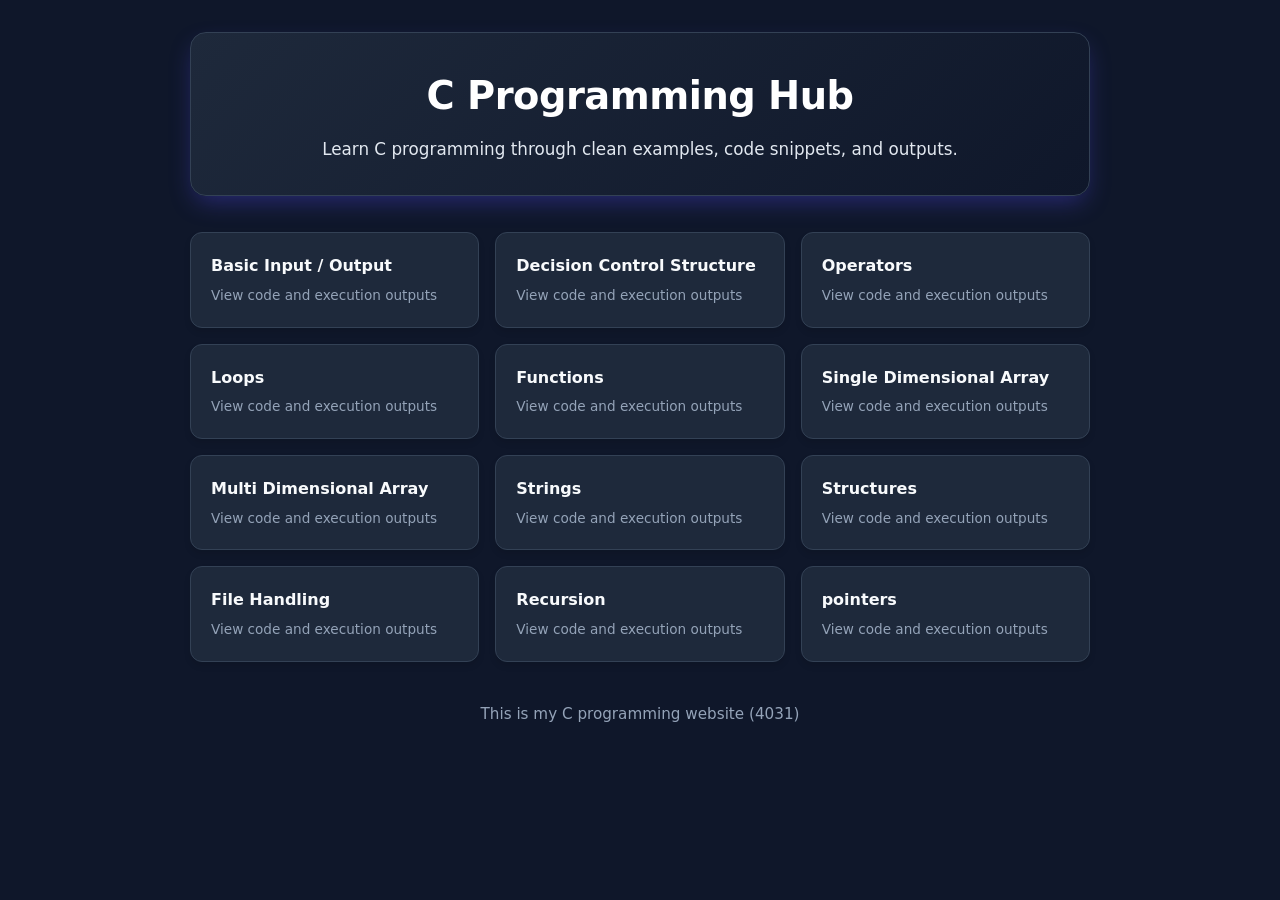
<file: index.html>
<html lang="hi">
 <head>
  <title>C Programming Hub</title>
  <link href="style.css" rel="stylesheet"/>
 </head>
 <body class="home">
  <header class="site-header">
   <h1>C Programming Hub</h1>
   <p>Learn C programming through clean examples, code snippets, and outputs.</p>
  </header>
  <main class="topic-grid">
   <a class="topic-card" href="input,output.HTML">
    Basic Input / Output
    <span>View code and execution outputs</span>
   </a>
   <a class="topic-card" href="decisioncontrol.html">
    Decision Control Structure
    <span>View code and execution outputs</span>
   </a>
   <a class="topic-card" href="operators.html">
    Operators
    <span>View code and execution outputs</span>
   </a>
   <a class="topic-card" href="loops.html">
    Loops
    <span>View code and execution outputs</span>
   </a>
   <a class="topic-card" href="functions.html">
    Functions
    <span>View code and execution outputs</span>
   </a>
   <a class="topic-card" href="singlearray.html">
    Single Dimensional Array
    <span>View code and execution outputs</span>
   </a>
   <a class="topic-card" href="multiarray.html">
    Multi Dimensional Array
    <span>View code and execution outputs</span>
   </a>
   <a class="topic-card" href="strings.html">
    Strings
    <span>View code and execution outputs</span>
   </a>
   <a class="topic-card" href="structures.html">
    Structures
    <span>View code and execution outputs</span>
   </a>
<a class="topic-card" href="file handling.html">
    File Handling
    <span>View code and execution outputs</span>
   </a>
<a class="topic-card" href="recursion.html">
    Recursion
    <span>View code and execution outputs</span>
   </a>
<a class="topic-card" href="pointers.html">
    pointers
    <span>View code and execution outputs</span>
   </a>



  </main>
  <footer class="footer">
   <p>This is my C programming website (4031)</p>
  </footer>
 </body>
</html>
</file>
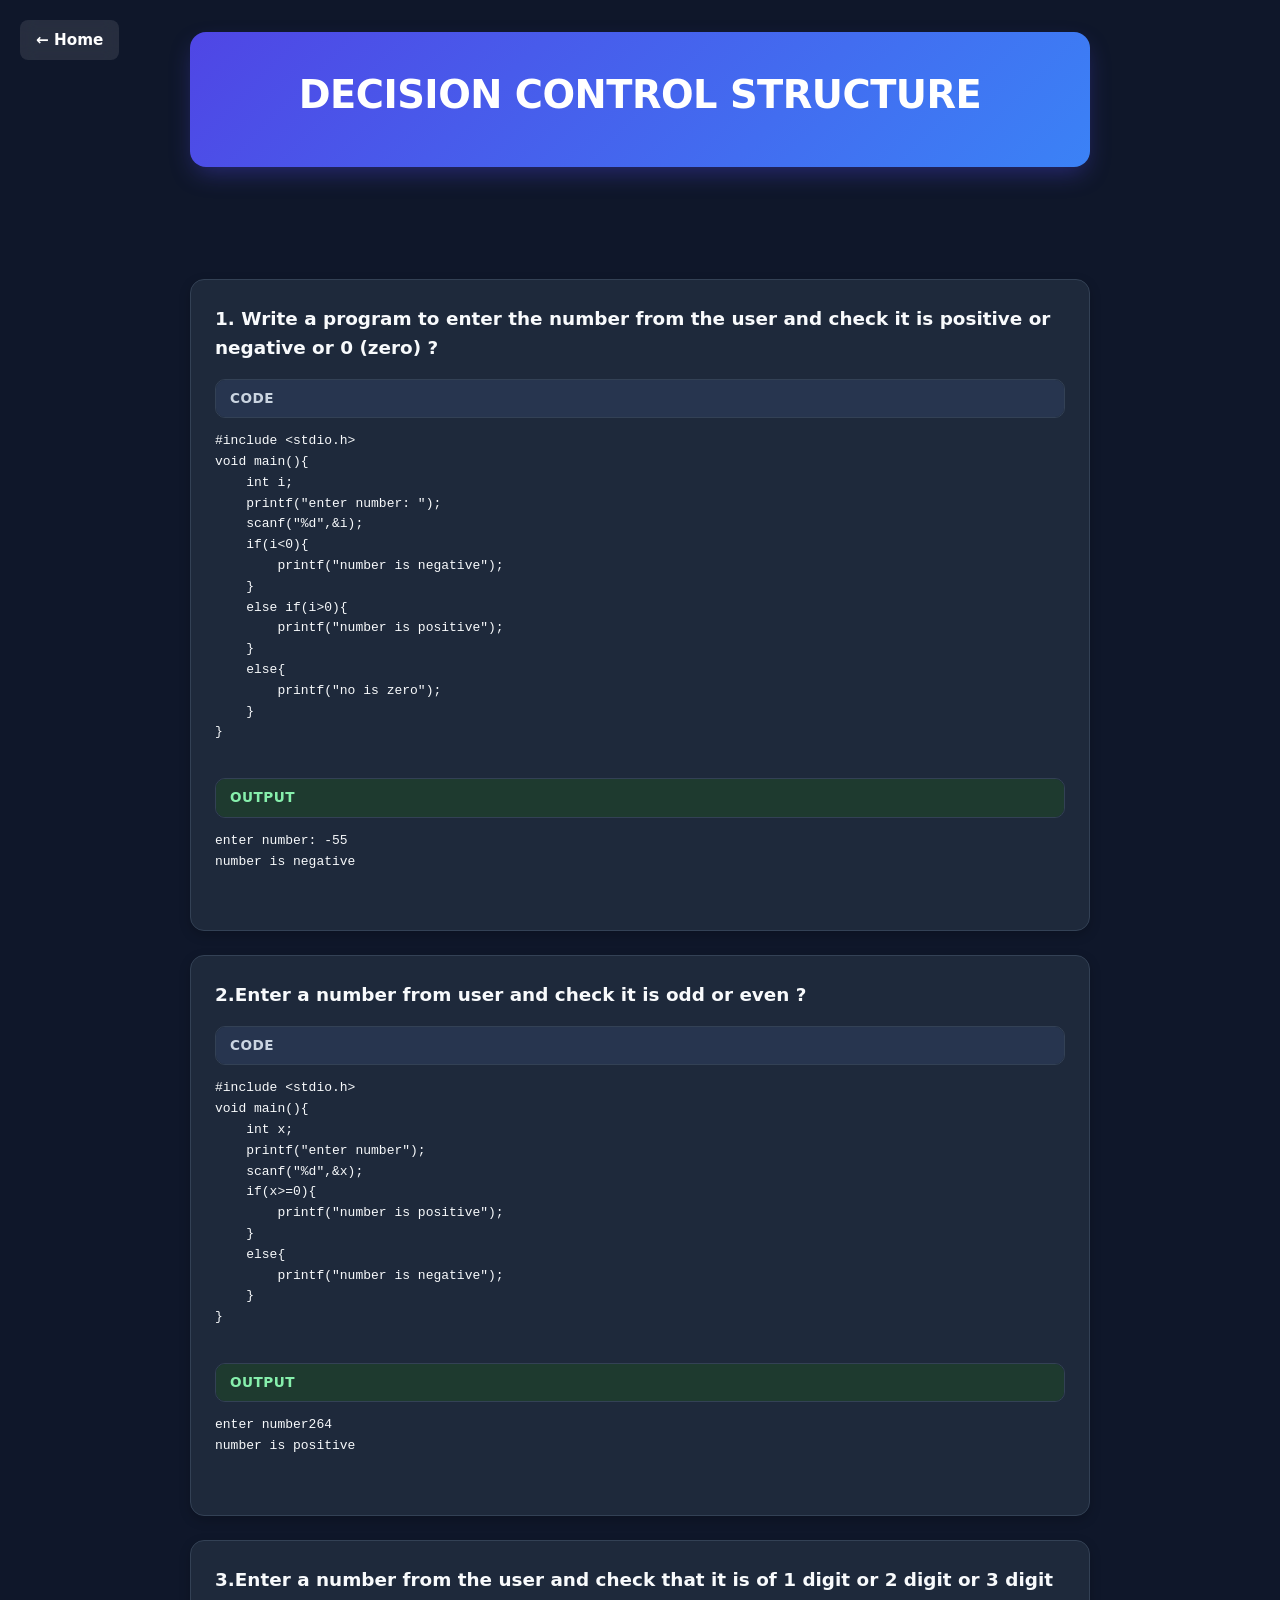
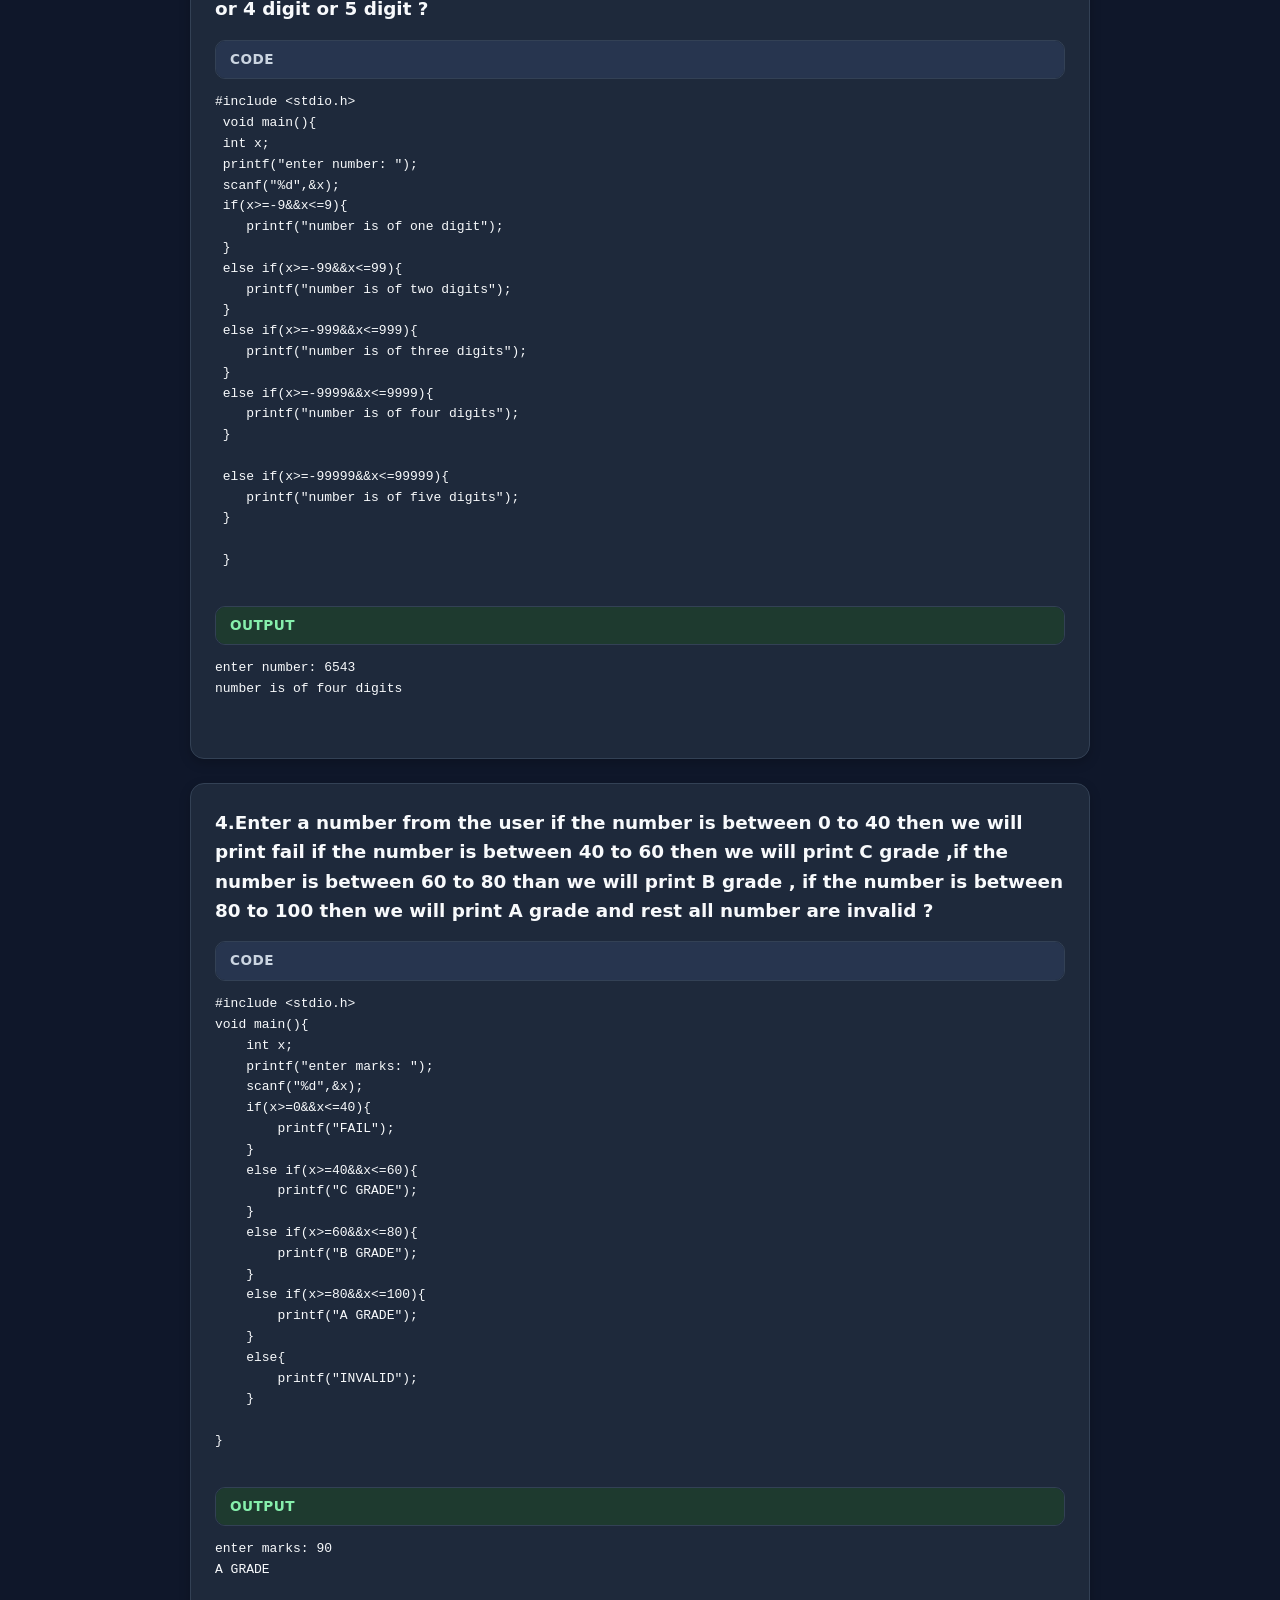
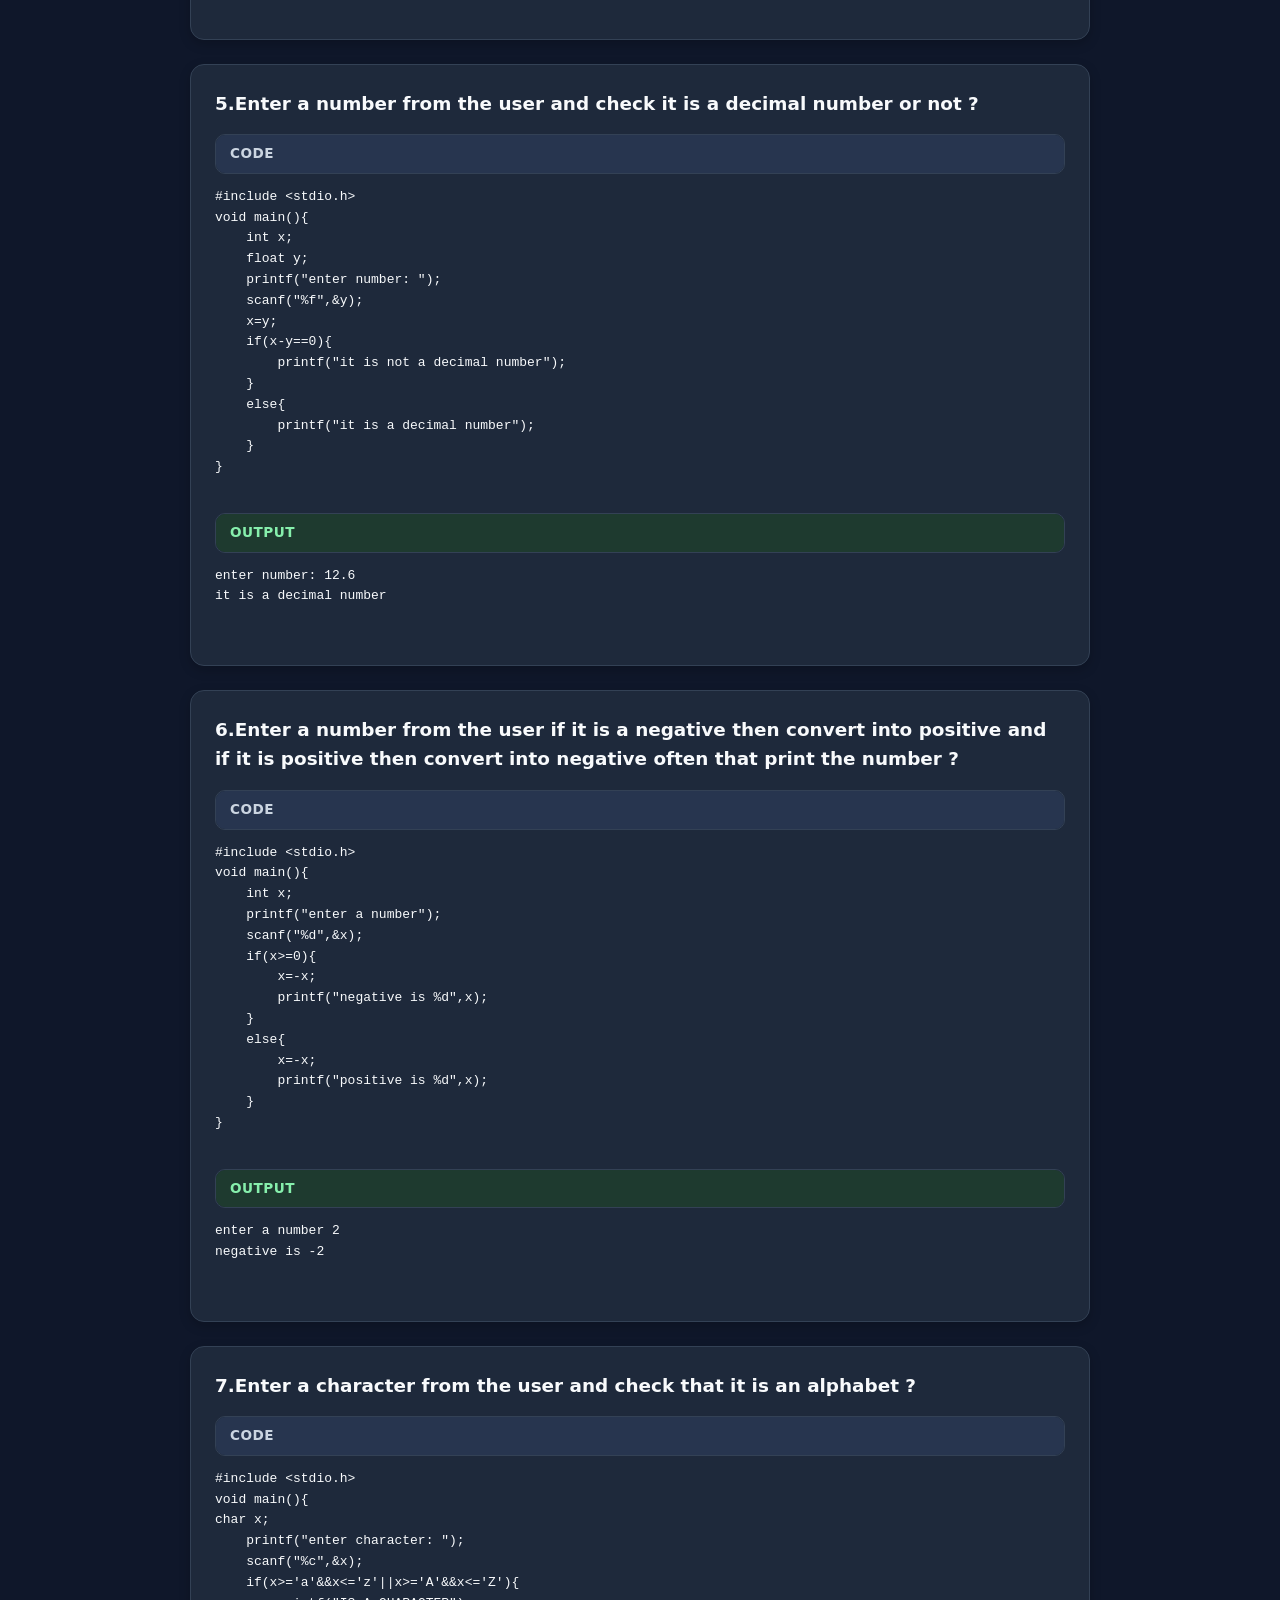
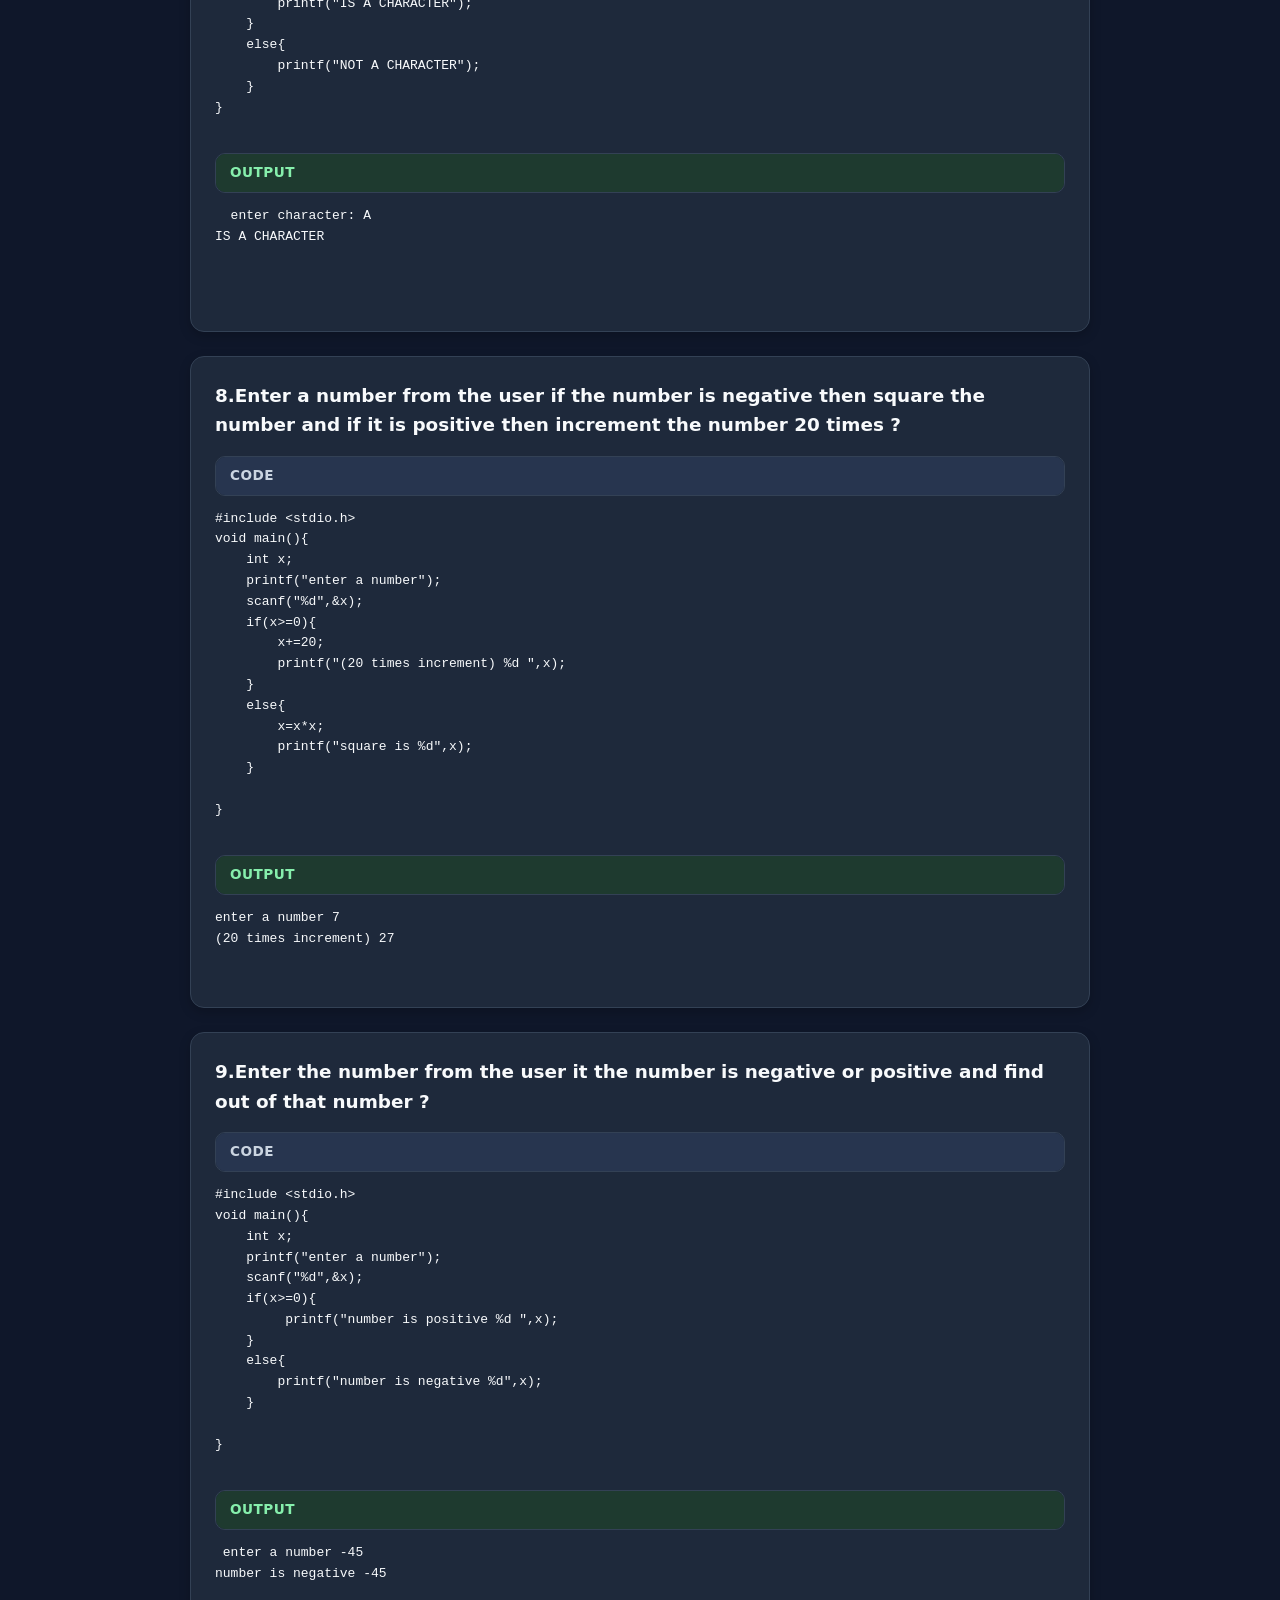
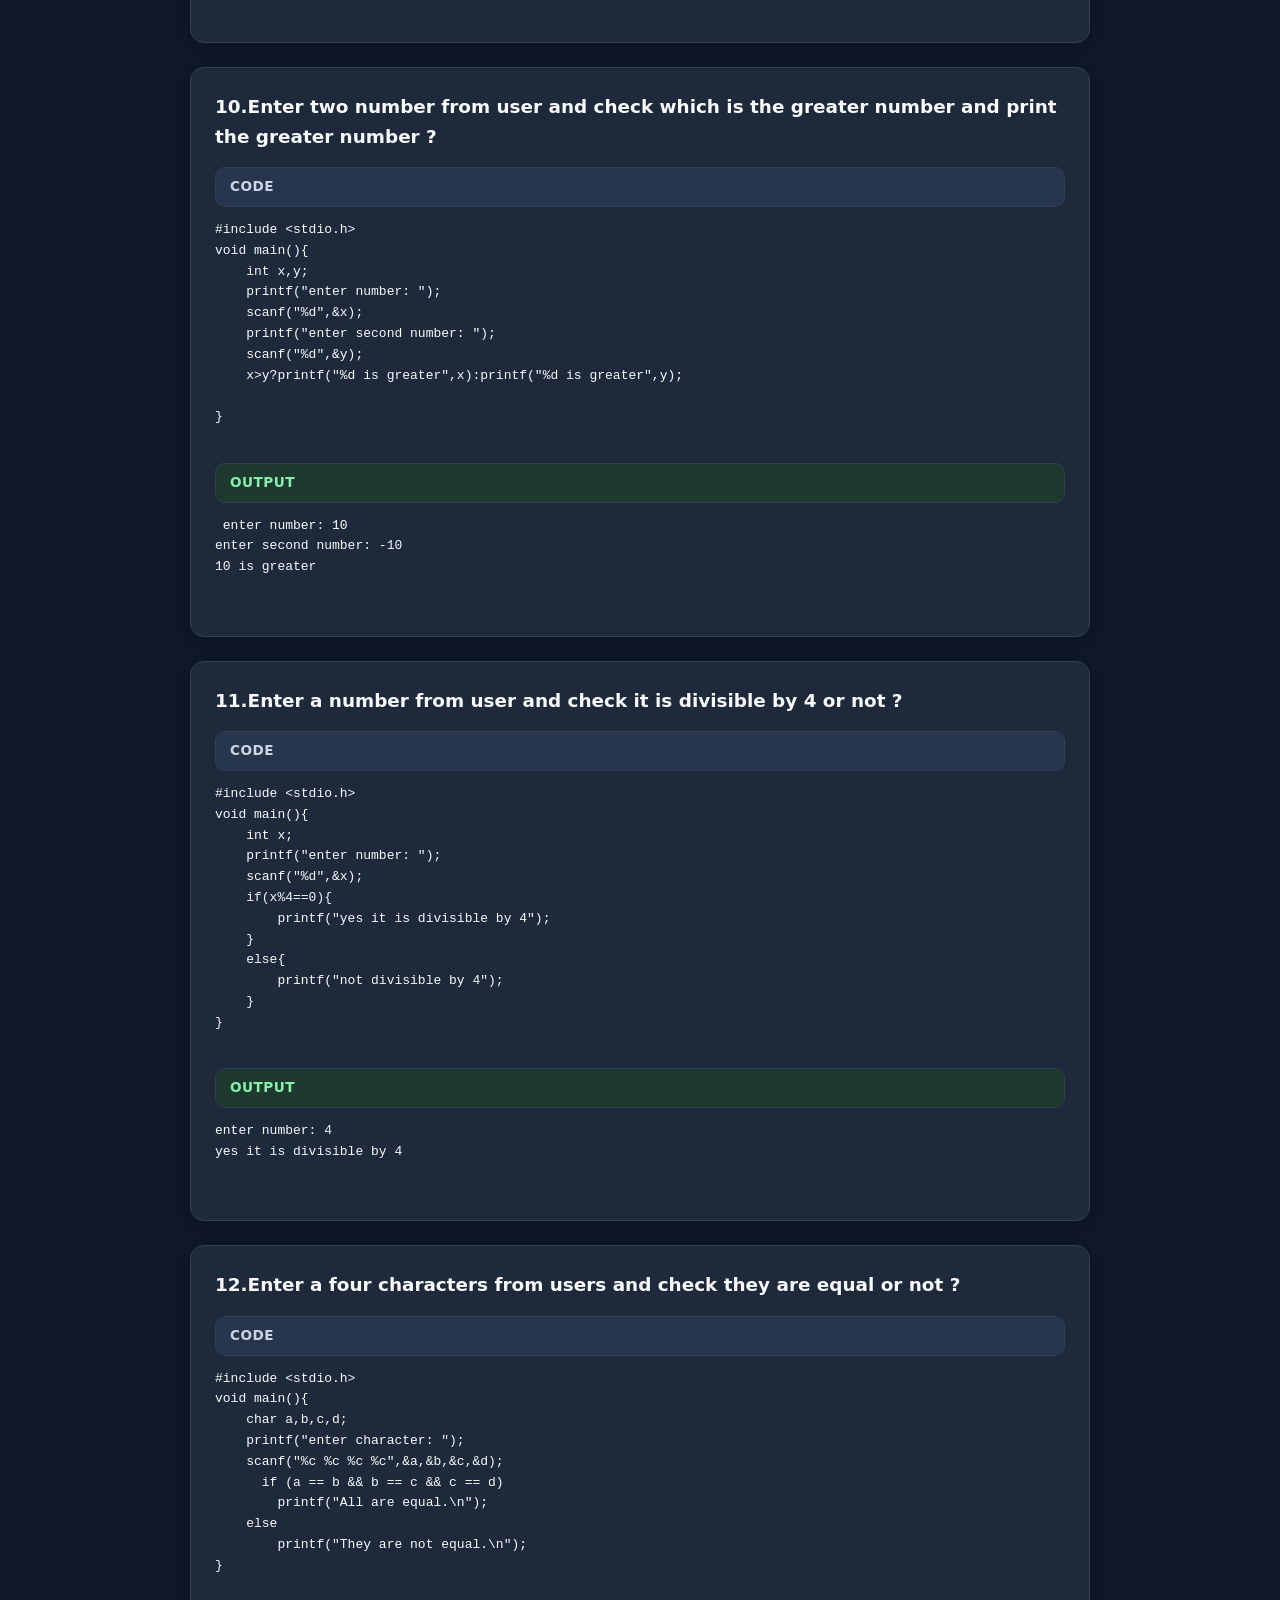
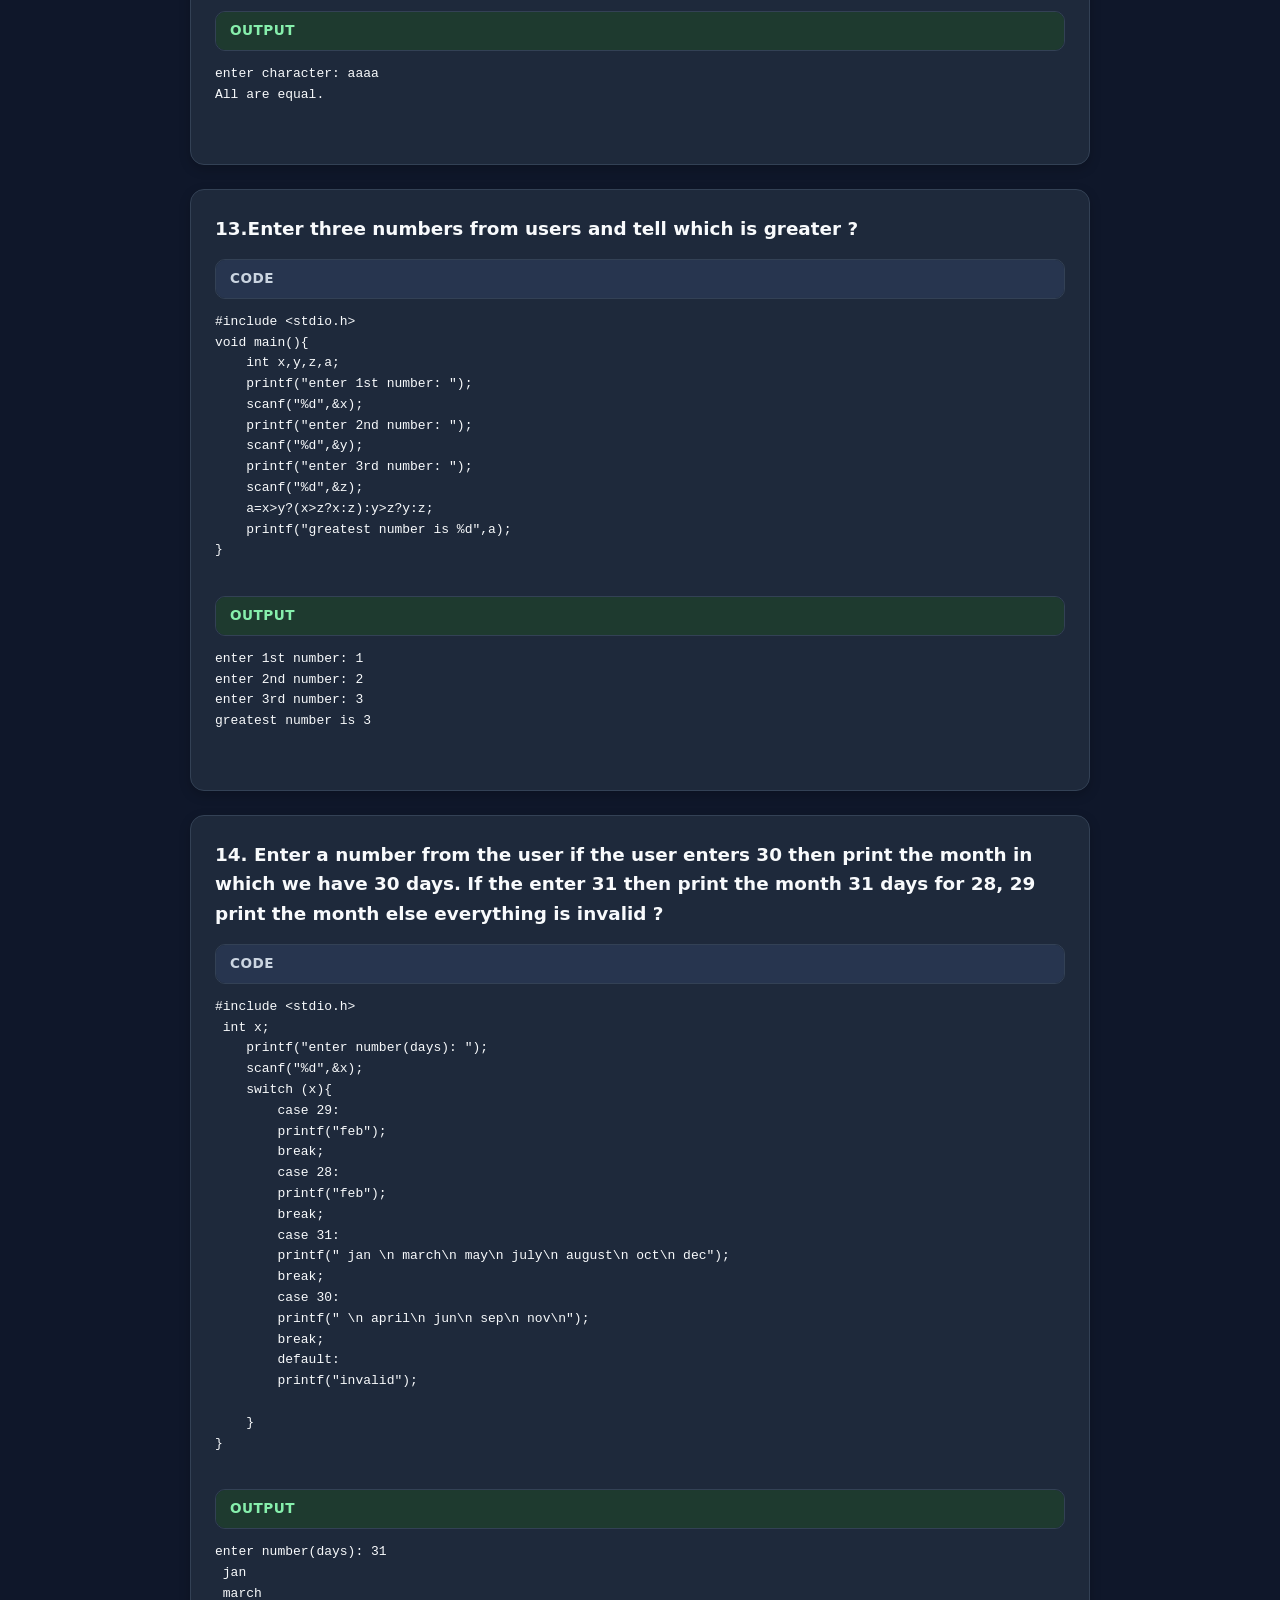
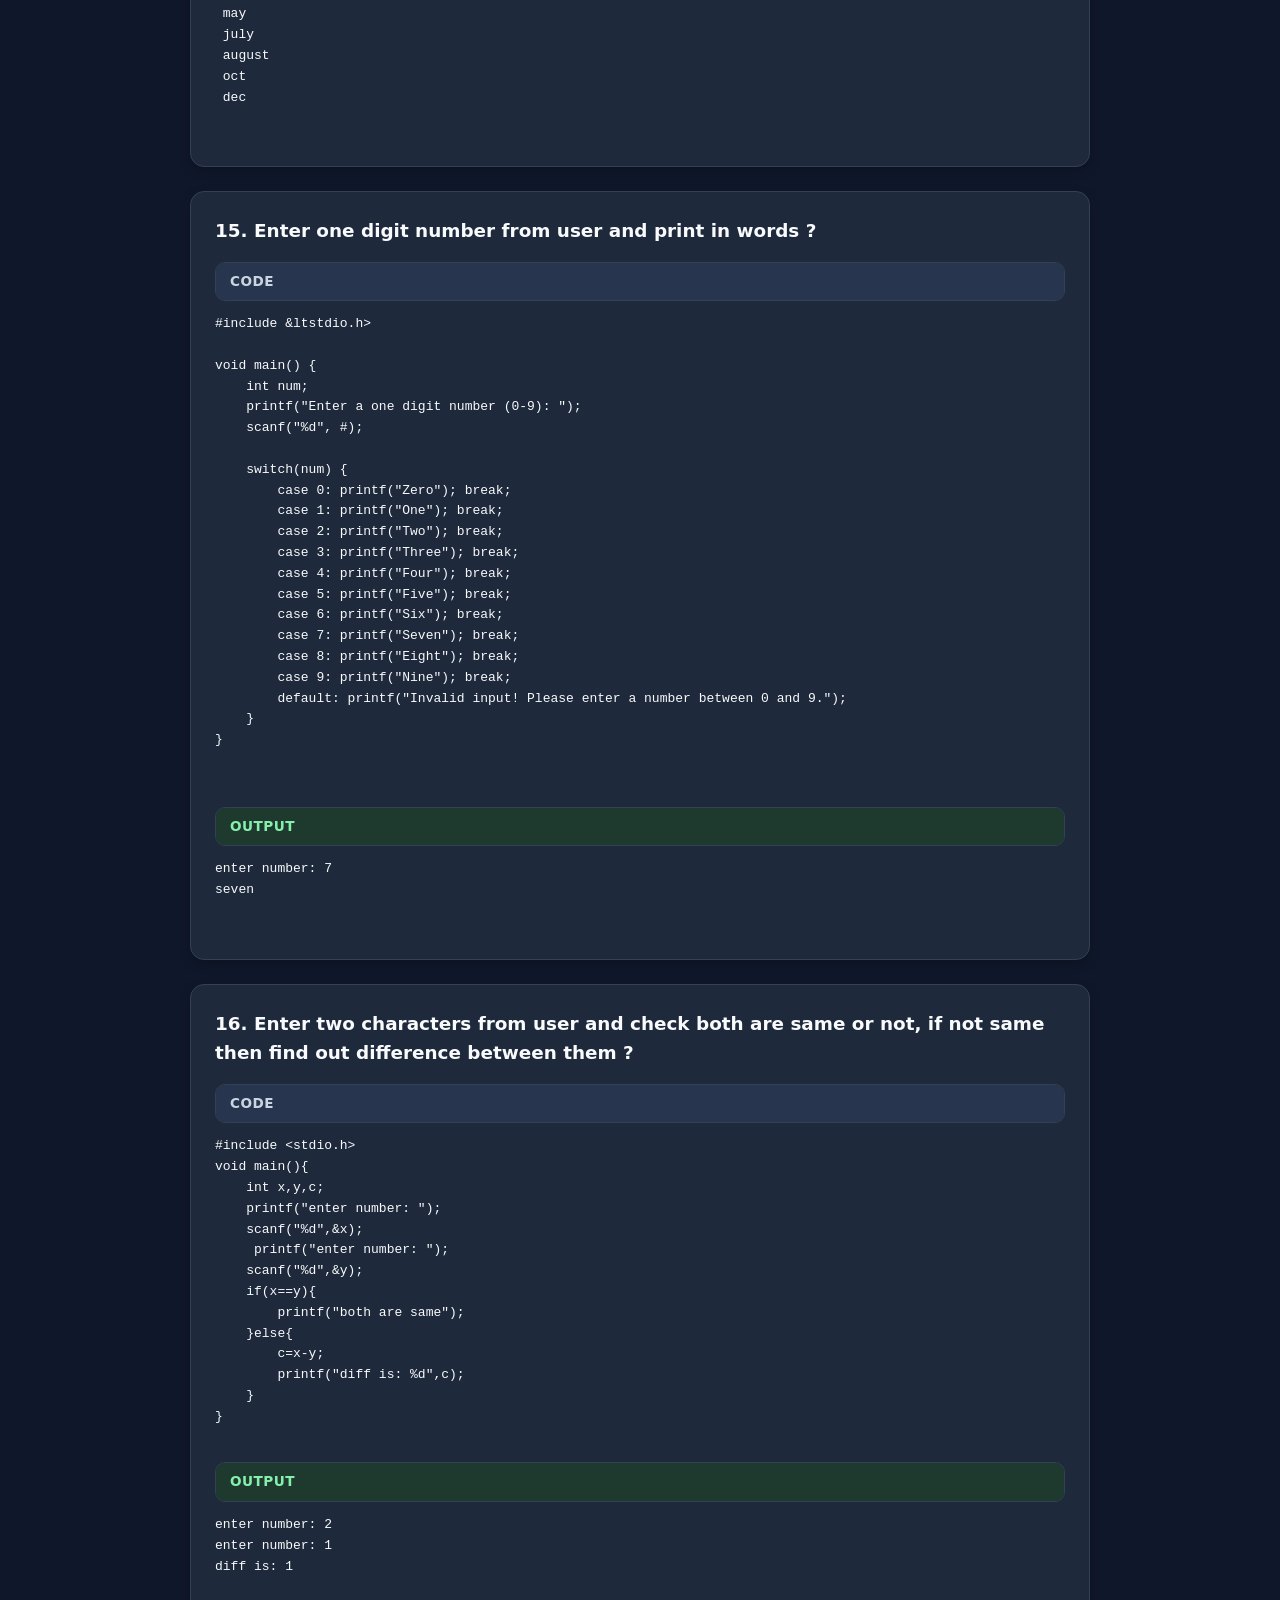
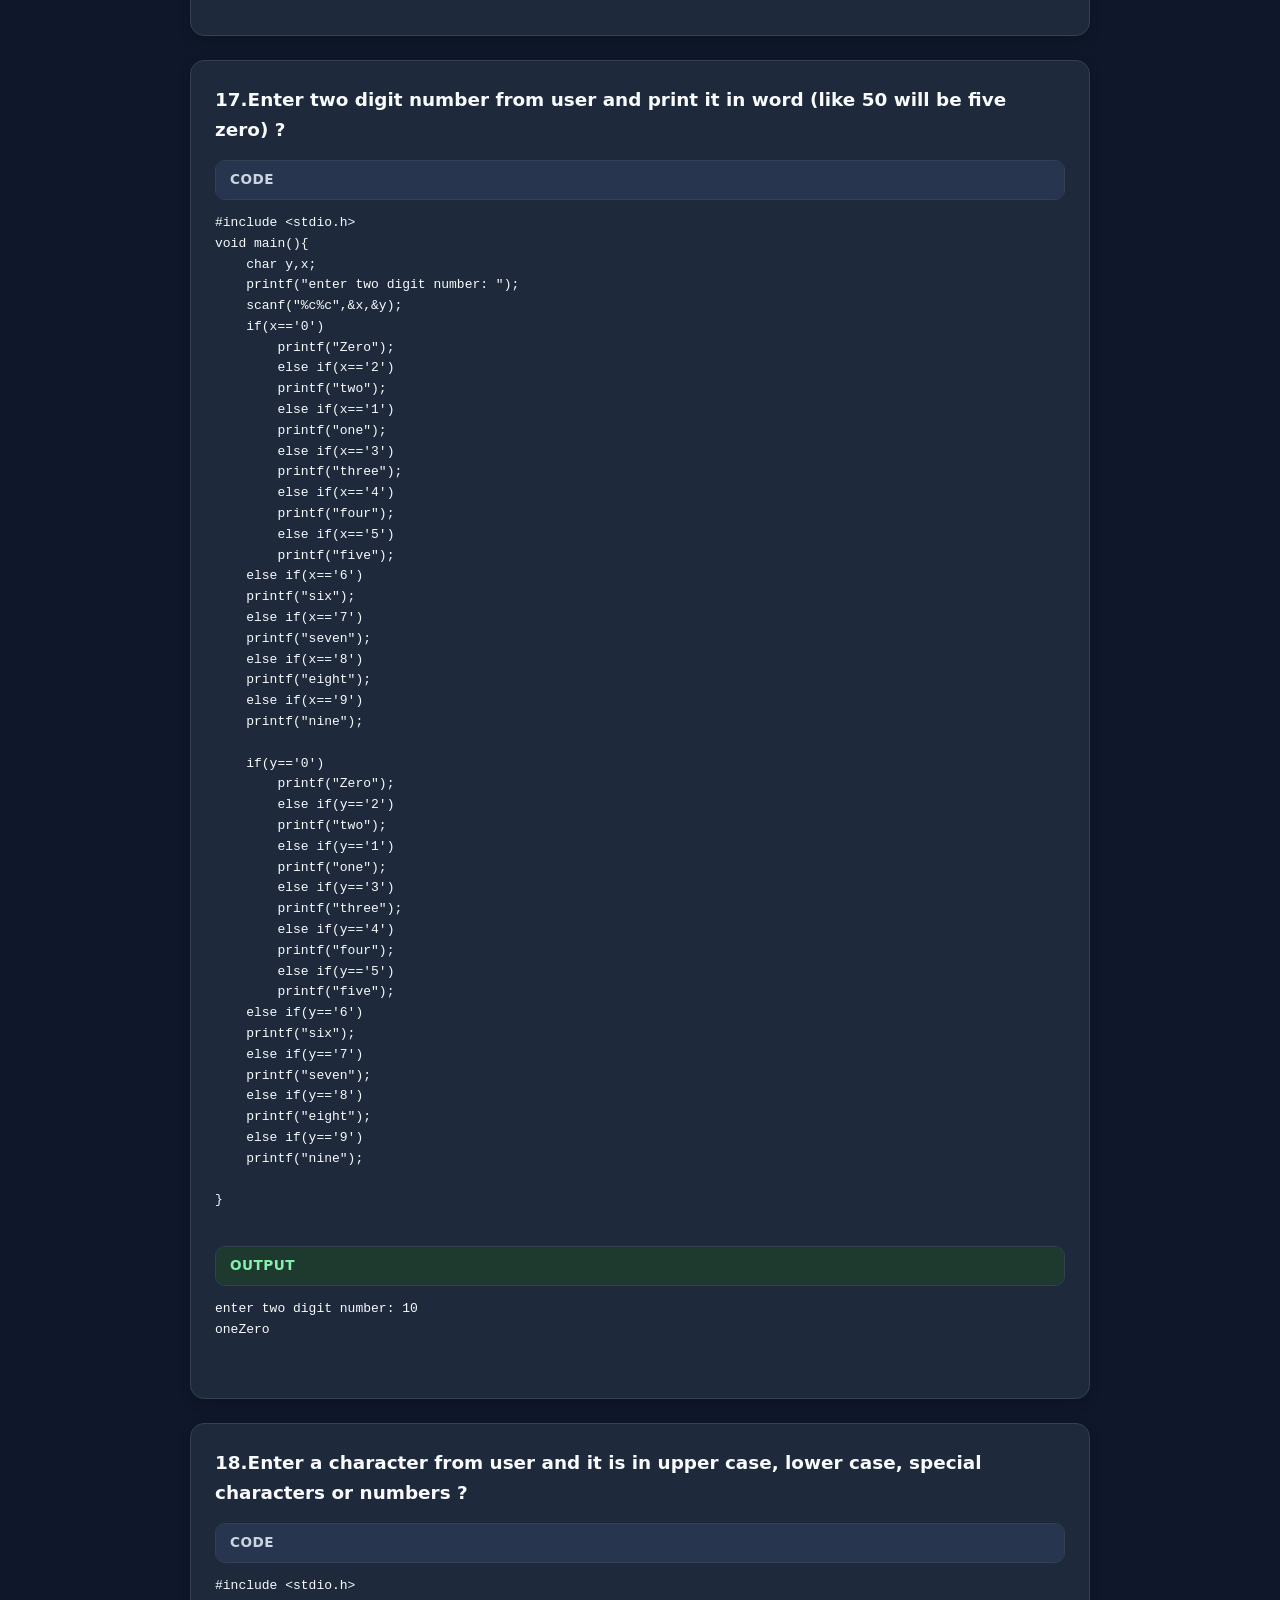
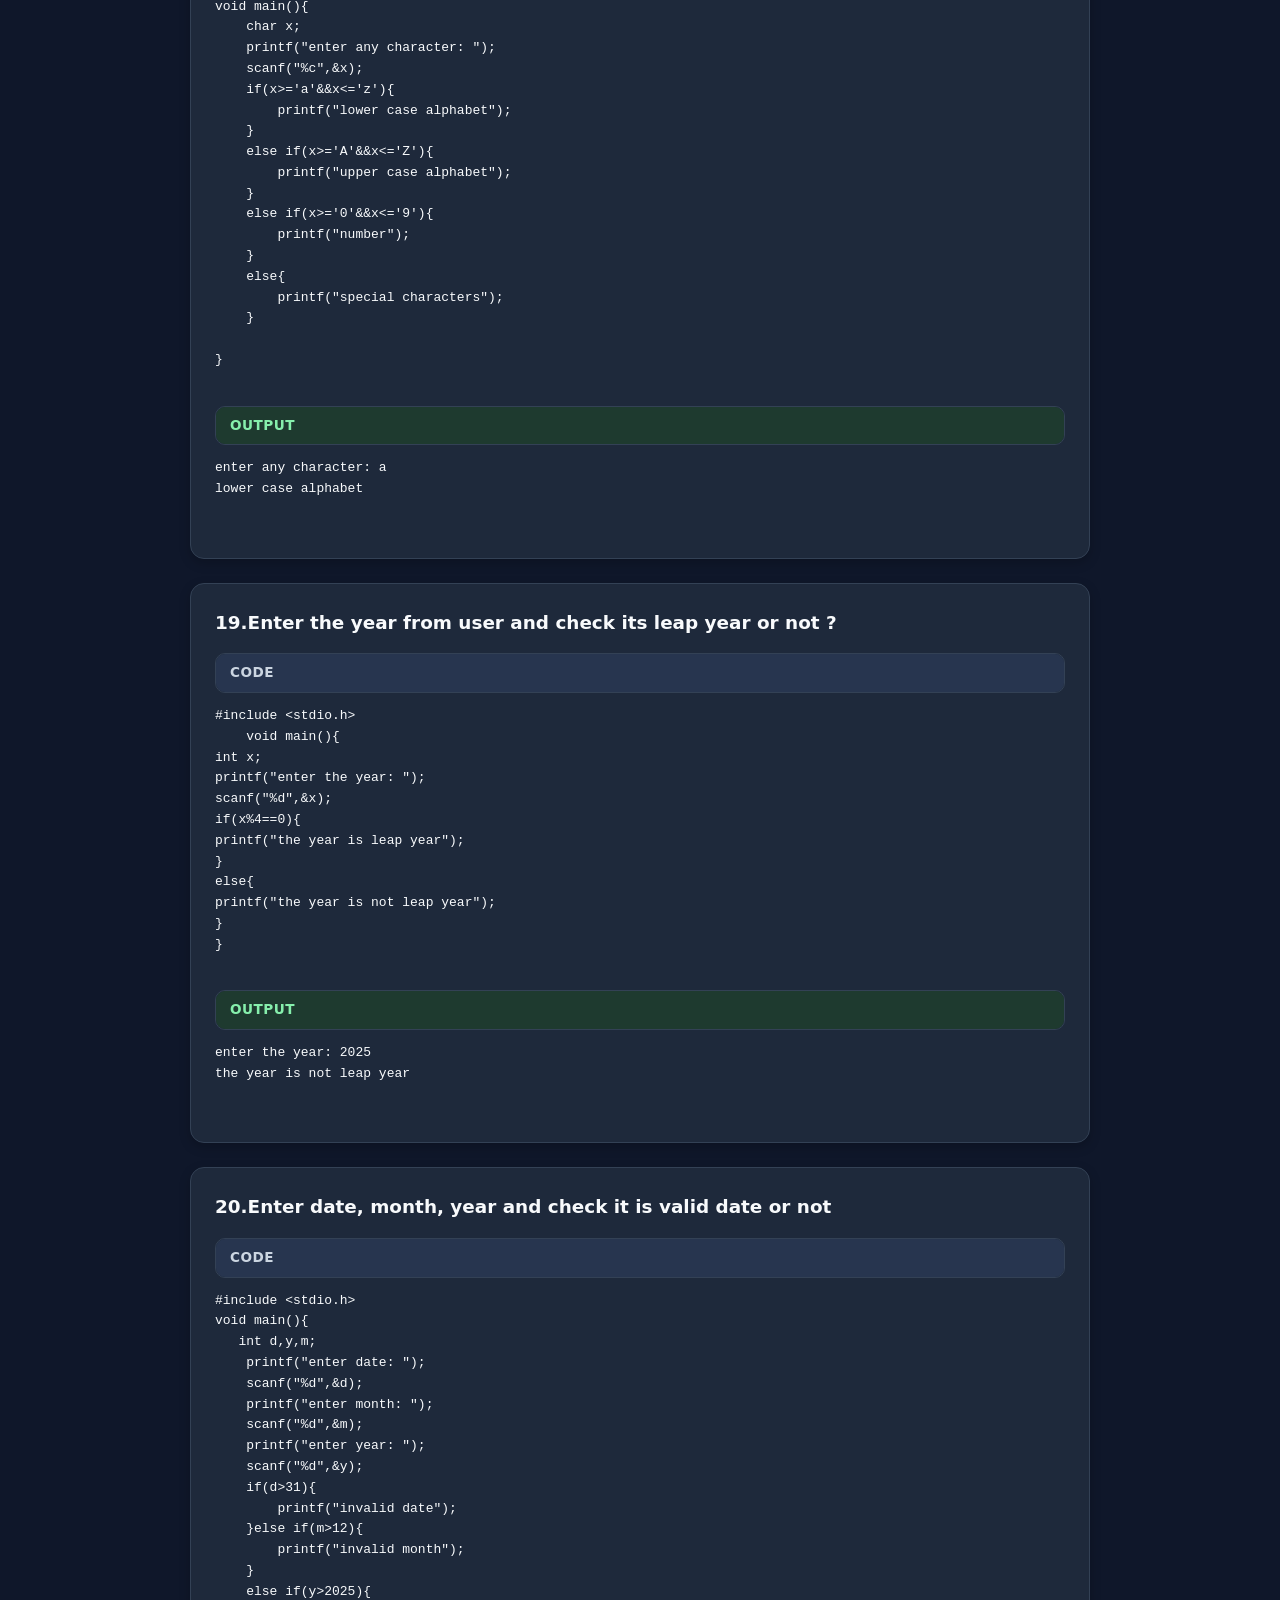
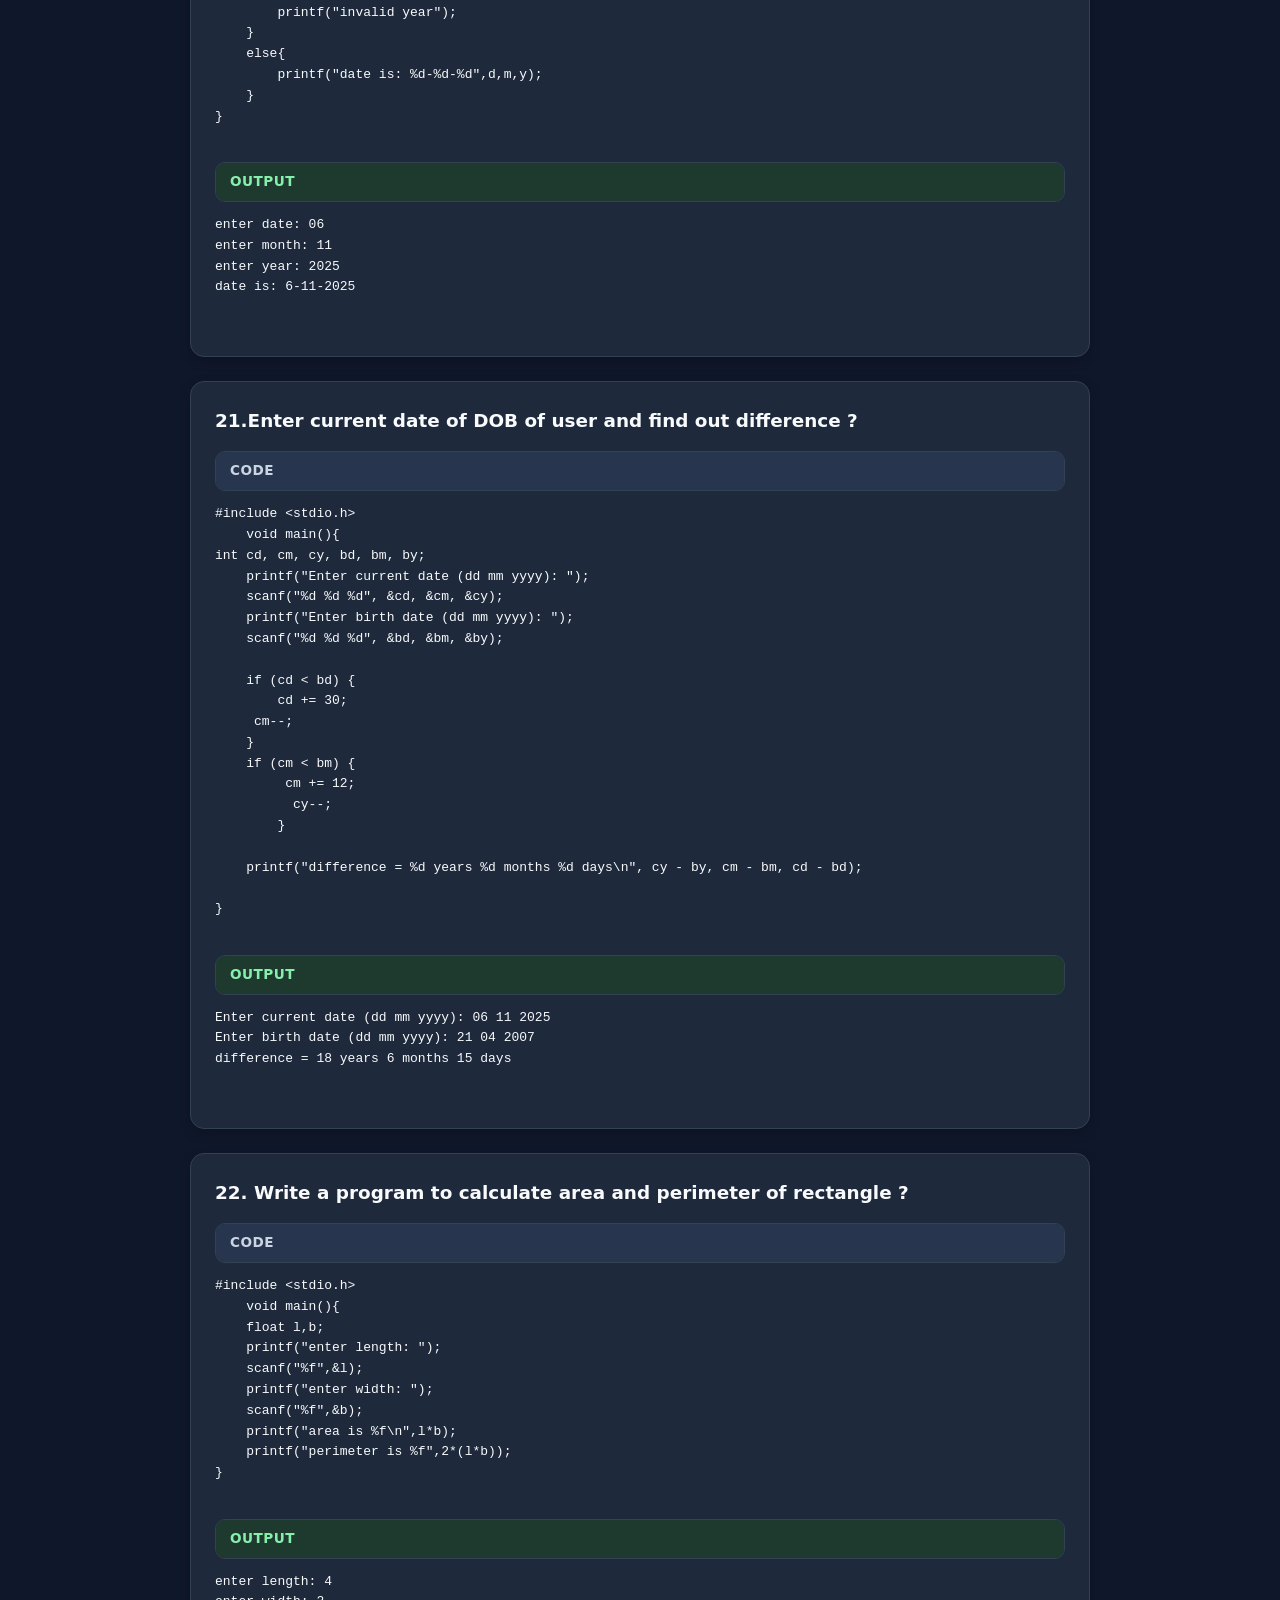
<file: decisioncontrol.html>
<html>
 <head>
  <title>
   C CODE HUB
  </title>
  <link href="style.css" rel="stylesheet"/>
 </head>
 <body class="topic-page">
  <header class="site-header">
   <a class="home-link" href="index.html">
    ← Home
   </a>
   <h1 class="page-title">
    DECISION CONTROL STRUCTURE
   </h1>
  </header>
  <main class="content">
   <br/>
   <br/>
   <!--1st-->
   <section class="question-card">
    <div class="question-title">
     <h2 class="question-heading">
      1. Write a program to enter the number from the user and check it is positive or negative or 0 (zero) ?
     </h2>
    </div>
    <div class="code-panel">
     <div class="panel-label">
      Code
     </div>
    </div>
    <pre>
#include &lt;stdio.h&gt;
void main(){
    int i;
    printf("enter number: ");
    scanf("%d",&amp;i);
    if(i&lt;0){
        printf("number is negative");
    }
    else if(i&gt;0){
        printf("number is positive");
    }
    else{
        printf("no is zero");
    }
}
    </pre>
    <div class="output-panel">
     <div class="panel-label">
      Output
     </div>
    </div>
    <pre>
enter number: -55
number is negative
    </pre>
    <!--2nd-->
   </section>
   <section class="question-card">
    <div class="question-title">
     <h2 class="question-heading">
      2.Enter a number from user and check it is odd or even ?
     </h2>
    </div>
    <div class="code-panel">
     <div class="panel-label">
      Code
     </div>
    </div>
    <pre>
#include &lt;stdio.h&gt;
void main(){
    int x;
    printf("enter number");
    scanf("%d",&amp;x);
    if(x&gt;=0){
        printf("number is positive");
    }
    else{
        printf("number is negative");
    }
}
    </pre>
    <div class="output-panel">
     <div class="panel-label">
      Output
     </div>
    </div>
    <pre>
enter number264
number is positive
    </pre>
    <!--3rd-->
   </section>
   <section class="question-card">
    <div class="question-title">
     <h2 class="question-heading">
      3.Enter a number from the user and check that it is of 1 digit or 2 digit or 3 digit or 4 digit or 5 digit ?
     </h2>
    </div>
    <div class="code-panel">
     <div class="panel-label">
      Code
     </div>
    </div>
    <pre>
#include &lt;stdio.h&gt;
 void main(){
 int x;
 printf("enter number: ");
 scanf("%d",&amp;x);
 if(x&gt;=-9&amp;&amp;x&lt;=9){
    printf("number is of one digit");
 }
 else if(x&gt;=-99&amp;&amp;x&lt;=99){
    printf("number is of two digits");
 }
 else if(x&gt;=-999&amp;&amp;x&lt;=999){
    printf("number is of three digits");
 }
 else if(x&gt;=-9999&amp;&amp;x&lt;=9999){
    printf("number is of four digits");
 }
 
 else if(x&gt;=-99999&amp;&amp;x&lt;=99999){
    printf("number is of five digits");
 }

 }
    </pre>
    <div class="output-panel">
     <div class="panel-label">
      Output
     </div>
    </div>
    <pre>
enter number: 6543
number is of four digits
    </pre>
    <!--4th-->
   </section>
   <section class="question-card">
    <div class="question-title">
     <h2 class="question-heading">
      4.Enter a number from the user if the number is between 0 to 40 then we will print fail
    if the number is between 40 to 60 then we will print C grade ,if the number is between 60 to 80 than we will print B grade ,
     if the number is between 80 to 100 then we will print A grade and rest all number are invalid ?
     </h2>
    </div>
    <div class="code-panel">
     <div class="panel-label">
      Code
     </div>
    </div>
    <pre>
#include &lt;stdio.h&gt;
void main(){
    int x;
    printf("enter marks: ");
    scanf("%d",&amp;x);
    if(x&gt;=0&amp;&amp;x&lt;=40){
        printf("FAIL");
    }
    else if(x&gt;=40&amp;&amp;x&lt;=60){
        printf("C GRADE");
    }
    else if(x&gt;=60&amp;&amp;x&lt;=80){
        printf("B GRADE");
    }
    else if(x&gt;=80&amp;&amp;x&lt;=100){
        printf("A GRADE");
    }
    else{
        printf("INVALID");
    }

}
    </pre>
    <div class="output-panel">
     <div class="panel-label">
      Output
     </div>
    </div>
    <pre>
enter marks: 90
A GRADE
    </pre>
    <!--5th-->
   </section>
   <section class="question-card">
    <div class="question-title">
     <h2 class="question-heading">
      5.Enter a number from the user and check it is a decimal number or not ?
     </h2>
    </div>
    <div class="code-panel">
     <div class="panel-label">
      Code
     </div>
    </div>
    <pre>
#include &lt;stdio.h&gt;
void main(){
    int x;
    float y;
    printf("enter number: ");
    scanf("%f",&amp;y);
    x=y;
    if(x-y==0){
        printf("it is not a decimal number");
    }
    else{
        printf("it is a decimal number");
    }
}
    </pre>
    <div class="output-panel">
     <div class="panel-label">
      Output
     </div>
    </div>
    <pre>
enter number: 12.6
it is a decimal number
    </pre>
    <!--6th-->
   </section>
   <section class="question-card">
    <div class="question-title">
     <h2 class="question-heading">
      6.Enter a number from the user if it is a negative then convert into positive and 
    if it is positive then convert into negative often that print the number ?
     </h2>
    </div>
    <div class="code-panel">
     <div class="panel-label">
      Code
     </div>
    </div>
    <pre>
#include &lt;stdio.h&gt;
void main(){
    int x;
    printf("enter a number");
    scanf("%d",&amp;x);
    if(x&gt;=0){
        x=-x;
        printf("negative is %d",x);
    }
    else{
        x=-x;
        printf("positive is %d",x);
    }
}
    </pre>
    <div class="output-panel">
     <div class="panel-label">
      Output
     </div>
    </div>
    <pre>
enter a number 2
negative is -2
    </pre>
    <!--7th-->
   </section>
   <section class="question-card">
    <div class="question-title">
     <h2 class="question-heading">
      7.Enter a character from the user and check that it is an alphabet ?
     </h2>
    </div>
    <div class="code-panel">
     <div class="panel-label">
      Code
     </div>
    </div>
    <pre>
#include &lt;stdio.h&gt;
void main(){
char x;
    printf("enter character: ");
    scanf("%c",&amp;x);
    if(x&gt;='a'&amp;&amp;x&lt;='z'||x&gt;='A'&amp;&amp;x&lt;='Z'){
        printf("IS A CHARACTER");
    }
    else{
        printf("NOT A CHARACTER");
    }
}
    </pre>
    <div class="output-panel">
     <div class="panel-label">
      Output
     </div>
    </div>
    <pre>
  enter character: A
IS A CHARACTER
    </pre>
    <br/>
    <!--8th-->
   </section>
   <section class="question-card">
    <div class="question-title">
     <h2 class="question-heading">
      8.Enter a number from the user if the number is negative then square the number and 
    if it is positive then increment the number 20 times ?
     </h2>
    </div>
    <div class="code-panel">
     <div class="panel-label">
      Code
     </div>
    </div>
    <pre>
#include &lt;stdio.h&gt;
void main(){
    int x;
    printf("enter a number");
    scanf("%d",&amp;x);
    if(x&gt;=0){
        x+=20;
        printf("(20 times increment) %d ",x);
    }
    else{
        x=x*x;
        printf("square is %d",x);
    }

}
    </pre>
    <div class="output-panel">
     <div class="panel-label">
      Output
     </div>
    </div>
    <pre>
enter a number 7
(20 times increment) 27
    </pre>
    <!--9th-->
   </section>
   <section class="question-card">
    <div class="question-title">
     <h2 class="question-heading">
      9.Enter the number from the user it the number is negative or positive and find out of that number ?
     </h2>
    </div>
    <div class="code-panel">
     <div class="panel-label">
      Code
     </div>
    </div>
    <pre>
#include &lt;stdio.h&gt;
void main(){
    int x;
    printf("enter a number");
    scanf("%d",&amp;x);
    if(x&gt;=0){
         printf("number is positive %d ",x);
    }
    else{
        printf("number is negative %d",x);
    }

}
    </pre>
    <div class="output-panel">
     <div class="panel-label">
      Output
     </div>
    </div>
    <pre>
 enter a number -45
number is negative -45
    </pre>
    <!--10th-->
   </section>
   <section class="question-card">
    <div class="question-title">
     <h2 class="question-heading">
      10.Enter two number from user and check which is the greater number and print the greater number ?
     </h2>
    </div>
    <div class="code-panel">
     <div class="panel-label">
      Code
     </div>
    </div>
    <pre>
#include &lt;stdio.h&gt;
void main(){
    int x,y;
    printf("enter number: ");
    scanf("%d",&amp;x);
    printf("enter second number: ");
    scanf("%d",&amp;y);
    x&gt;y?printf("%d is greater",x):printf("%d is greater",y);
    
}
    </pre>
    <div class="output-panel">
     <div class="panel-label">
      Output
     </div>
    </div>
    <pre>
 enter number: 10
enter second number: -10
10 is greater
    </pre>
    <!--11th-->
   </section>
   <section class="question-card">
    <div class="question-title">
     <h2 class="question-heading">
      11.Enter a number from user and check it is divisible by 4 or not ?
     </h2>
    </div>
    <div class="code-panel">
     <div class="panel-label">
      Code
     </div>
    </div>
    <pre>
#include &lt;stdio.h&gt;
void main(){
    int x;
    printf("enter number: ");
    scanf("%d",&amp;x);
    if(x%4==0){
        printf("yes it is divisible by 4");
    }
    else{
        printf("not divisible by 4");
    }
}
    </pre>
    <div class="output-panel">
     <div class="panel-label">
      Output
     </div>
    </div>
    <pre>
enter number: 4
yes it is divisible by 4
    </pre>
    <!--12th-->
   </section>
   <section class="question-card">
    <div class="question-title">
     <h2 class="question-heading">
      12.Enter a four characters from users and check they are equal or not ?
     </h2>
    </div>
    <div class="code-panel">
     <div class="panel-label">
      Code
     </div>
    </div>
    <pre>
#include &lt;stdio.h&gt;
void main(){
    char a,b,c,d;
    printf("enter character: ");
    scanf("%c %c %c %c",&amp;a,&amp;b,&amp;c,&amp;d);
      if (a == b &amp;&amp; b == c &amp;&amp; c == d)
        printf("All are equal.\n");
    else
        printf("They are not equal.\n");
}
    </pre>
    <div class="output-panel">
     <div class="panel-label">
      Output
     </div>
    </div>
    <pre>
enter character: aaaa
All are equal.
    </pre>
    <!--13th-->
   </section>
   <section class="question-card">
    <div class="question-title">
     <h2 class="question-heading">
      13.Enter three numbers from users and tell which is greater ?
     </h2>
    </div>
    <div class="code-panel">
     <div class="panel-label">
      Code
     </div>
    </div>
    <pre>
#include &lt;stdio.h&gt;
void main(){
    int x,y,z,a;
    printf("enter 1st number: ");
    scanf("%d",&amp;x);
    printf("enter 2nd number: ");
    scanf("%d",&amp;y);
    printf("enter 3rd number: ");
    scanf("%d",&amp;z);
    a=x&gt;y?(x&gt;z?x:z):y&gt;z?y:z;
    printf("greatest number is %d",a);
}
    </pre>
    <div class="output-panel">
     <div class="panel-label">
      Output
     </div>
    </div>
    <pre>
enter 1st number: 1
enter 2nd number: 2
enter 3rd number: 3
greatest number is 3
    </pre>
    <!--14th-->
   </section>
   <section class="question-card">
    <div class="question-title">
     <h2 class="question-heading">
      14. Enter a number from the user if the user enters 30 then print the month in which we have 30 days. 
    If the enter 31 then print the month 31 days for 28, 29 print the month else everything is invalid ?
     </h2>
    </div>
    <div class="code-panel">
     <div class="panel-label">
      Code
     </div>
    </div>
    <pre>
#include &lt;stdio.h&gt;
 int x;
    printf("enter number(days): ");
    scanf("%d",&amp;x);
    switch (x){
        case 29:
        printf("feb");
        break;
        case 28:
        printf("feb");
        break;
        case 31:
        printf(" jan \n march\n may\n july\n august\n oct\n dec");
        break;
        case 30:
        printf(" \n april\n jun\n sep\n nov\n");
        break;
        default:
        printf("invalid");

    }
}
    </pre>
    <div class="output-panel">
     <div class="panel-label">
      Output
     </div>
    </div>
    <pre>
enter number(days): 31
 jan
 march
 may
 july
 august
 oct
 dec
    </pre>
    <!--15th-->
   </section>
   <section class="question-card">
    <div class="question-title">
     <h2 class="question-heading">
      15. Enter one digit number from user and print in words ?
     </h2>
    </div>
    <div class="code-panel">
     <div class="panel-label">
      Code
     </div>
    </div>
    <pre>
#include &amp;ltstdio.h&gt;

void main() {
    int num;
    printf("Enter a one digit number (0-9): ");
    scanf("%d", #);

    switch(num) {
        case 0: printf("Zero"); break;
        case 1: printf("One"); break;
        case 2: printf("Two"); break;
        case 3: printf("Three"); break;
        case 4: printf("Four"); break;
        case 5: printf("Five"); break;
        case 6: printf("Six"); break;
        case 7: printf("Seven"); break;
        case 8: printf("Eight"); break;
        case 9: printf("Nine"); break;
        default: printf("Invalid input! Please enter a number between 0 and 9.");
    }
}

    </pre>
    <div class="output-panel">
     <div class="panel-label">
      Output
     </div>
    </div>
    <pre>
enter number: 7
seven
    </pre>
    <!--16th-->
   </section>
   <section class="question-card">
    <div class="question-title">
     <h2 class="question-heading">
      16. Enter two characters from user and check both are same or not, if not same then find out difference between them ?
     </h2>
    </div>
    <div class="code-panel">
     <div class="panel-label">
      Code
     </div>
    </div>
    <pre>
#include &lt;stdio.h&gt;
void main(){
    int x,y,c;
    printf("enter number: ");
    scanf("%d",&amp;x);
     printf("enter number: ");
    scanf("%d",&amp;y);
    if(x==y){
        printf("both are same");
    }else{
        c=x-y;
        printf("diff is: %d",c);
    }
}
    </pre>
    <div class="output-panel">
     <div class="panel-label">
      Output
     </div>
    </div>
    <pre>
enter number: 2
enter number: 1
diff is: 1
    </pre>
    <!--17th-->
   </section>
   <section class="question-card">
    <div class="question-title">
     <h2 class="question-heading">
      17.Enter two digit number from user and print it in word (like 50 will be five zero) ?
     </h2>
    </div>
    <div class="code-panel">
     <div class="panel-label">
      Code
     </div>
    </div>
    <pre>
#include &lt;stdio.h&gt;
void main(){
    char y,x;
    printf("enter two digit number: ");
    scanf("%c%c",&amp;x,&amp;y);
    if(x=='0')
        printf("Zero");
        else if(x=='2')
        printf("two");
        else if(x=='1')
        printf("one");
        else if(x=='3')
        printf("three");
        else if(x=='4')
        printf("four");
        else if(x=='5')
        printf("five");
    else if(x=='6')
    printf("six");
    else if(x=='7')
    printf("seven");
    else if(x=='8')
    printf("eight");
    else if(x=='9')
    printf("nine");

    if(y=='0')
        printf("Zero");
        else if(y=='2')
        printf("two");
        else if(y=='1')
        printf("one");
        else if(y=='3')
        printf("three");
        else if(y=='4')
        printf("four");
        else if(y=='5')
        printf("five");
    else if(y=='6')
    printf("six");
    else if(y=='7')
    printf("seven");
    else if(y=='8')
    printf("eight");
    else if(y=='9')
    printf("nine");

}
    </pre>
    <div class="output-panel">
     <div class="panel-label">
      Output
     </div>
    </div>
    <pre>
enter two digit number: 10
oneZero
    </pre>
    <!--18th-->
   </section>
   <section class="question-card">
    <div class="question-title">
     <h2 class="question-heading">
      18.Enter a character from user and it is in upper case, lower case, special characters or numbers ?
     </h2>
    </div>
    <div class="code-panel">
     <div class="panel-label">
      Code
     </div>
    </div>
    <pre>
#include &lt;stdio.h&gt;
void main(){
    char x;
    printf("enter any character: ");
    scanf("%c",&amp;x);
    if(x&gt;='a'&amp;&amp;x&lt;='z'){
        printf("lower case alphabet");
    }
    else if(x&gt;='A'&amp;&amp;x&lt;='Z'){
        printf("upper case alphabet");
    }
    else if(x&gt;='0'&amp;&amp;x&lt;='9'){
        printf("number");
    }
    else{
        printf("special characters");
    }

}
    </pre>
    <div class="output-panel">
     <div class="panel-label">
      Output
     </div>
    </div>
    <pre>
enter any character: a
lower case alphabet
    </pre>
    <!--19th-->
   </section>
   <section class="question-card">
    <div class="question-title">
     <h2 class="question-heading">
      19.Enter the year from user and check its leap year or not ?
     </h2>
    </div>
    <div class="code-panel">
     <div class="panel-label">
      Code
     </div>
    </div>
    <pre>
#include &lt;stdio.h&gt;
    void main(){
int x;
printf("enter the year: ");
scanf("%d",&amp;x);
if(x%4==0){
printf("the year is leap year");
}
else{
printf("the year is not leap year");
}
}
    </pre>
    <div class="output-panel">
     <div class="panel-label">
      Output
     </div>
    </div>
    <pre>
enter the year: 2025
the year is not leap year
    </pre>
    <!--20th-->
   </section>
   <section class="question-card">
    <div class="question-title">
     <h2 class="question-heading">
      20.Enter date, month, year and check it is valid date or not
     </h2>
    </div>
    <div class="code-panel">
     <div class="panel-label">
      Code
     </div>
    </div>
    <pre>
#include &lt;stdio.h&gt;
void main(){
   int d,y,m;
    printf("enter date: ");
    scanf("%d",&amp;d);
    printf("enter month: ");
    scanf("%d",&amp;m);
    printf("enter year: ");
    scanf("%d",&amp;y);
    if(d&gt;31){
        printf("invalid date");
    }else if(m&gt;12){
        printf("invalid month");
    }
    else if(y&gt;2025){
        printf("invalid year");
    }
    else{
        printf("date is: %d-%d-%d",d,m,y);
    }
}
    </pre>
    <div class="output-panel">
     <div class="panel-label">
      Output
     </div>
    </div>
    <pre>
enter date: 06   
enter month: 11
enter year: 2025
date is: 6-11-2025
    </pre>
    <!--21st-->
   </section>
   <section class="question-card">
    <div class="question-title">
     <h2 class="question-heading">
      21.Enter current date of DOB of user and find out difference ?
     </h2>
    </div>
    <div class="code-panel">
     <div class="panel-label">
      Code
     </div>
    </div>
    <pre>
#include &lt;stdio.h&gt;
    void main(){
int cd, cm, cy, bd, bm, by;
    printf("Enter current date (dd mm yyyy): ");
    scanf("%d %d %d", &amp;cd, &amp;cm, &amp;cy);
    printf("Enter birth date (dd mm yyyy): ");
    scanf("%d %d %d", &amp;bd, &amp;bm, &amp;by);

    if (cd &lt; bd) { 
        cd += 30;
     cm--; 
    }
    if (cm &lt; bm) {
         cm += 12;
          cy--; 
        }

    printf("difference = %d years %d months %d days\n", cy - by, cm - bm, cd - bd);
    
}
    </pre>
    <div class="output-panel">
     <div class="panel-label">
      Output
     </div>
    </div>
    <pre>
Enter current date (dd mm yyyy): 06 11 2025
Enter birth date (dd mm yyyy): 21 04 2007
difference = 18 years 6 months 15 days
    </pre>
    <!--22nd-->
   </section>
   <section class="question-card">
    <div class="question-title">
     <h2 class="question-heading">
      22. Write a program to calculate area and perimeter of rectangle ?
     </h2>
    </div>
    <div class="code-panel">
     <div class="panel-label">
      Code
     </div>
    </div>
    <pre>
#include &lt;stdio.h&gt;
    void main(){
    float l,b;
    printf("enter length: ");
    scanf("%f",&amp;l);
    printf("enter width: ");
    scanf("%f",&amp;b);
    printf("area is %f\n",l*b);
    printf("perimeter is %f",2*(l*b));
}
    </pre>
    <div class="output-panel">
     <div class="panel-label">
      Output
     </div>
    </div>
    <pre>
enter length: 4
enter width: 2
area is 8.000000
perimeter is 16.000000
    </pre>
   </section>
  </main>
 </body>
</html>
</file>
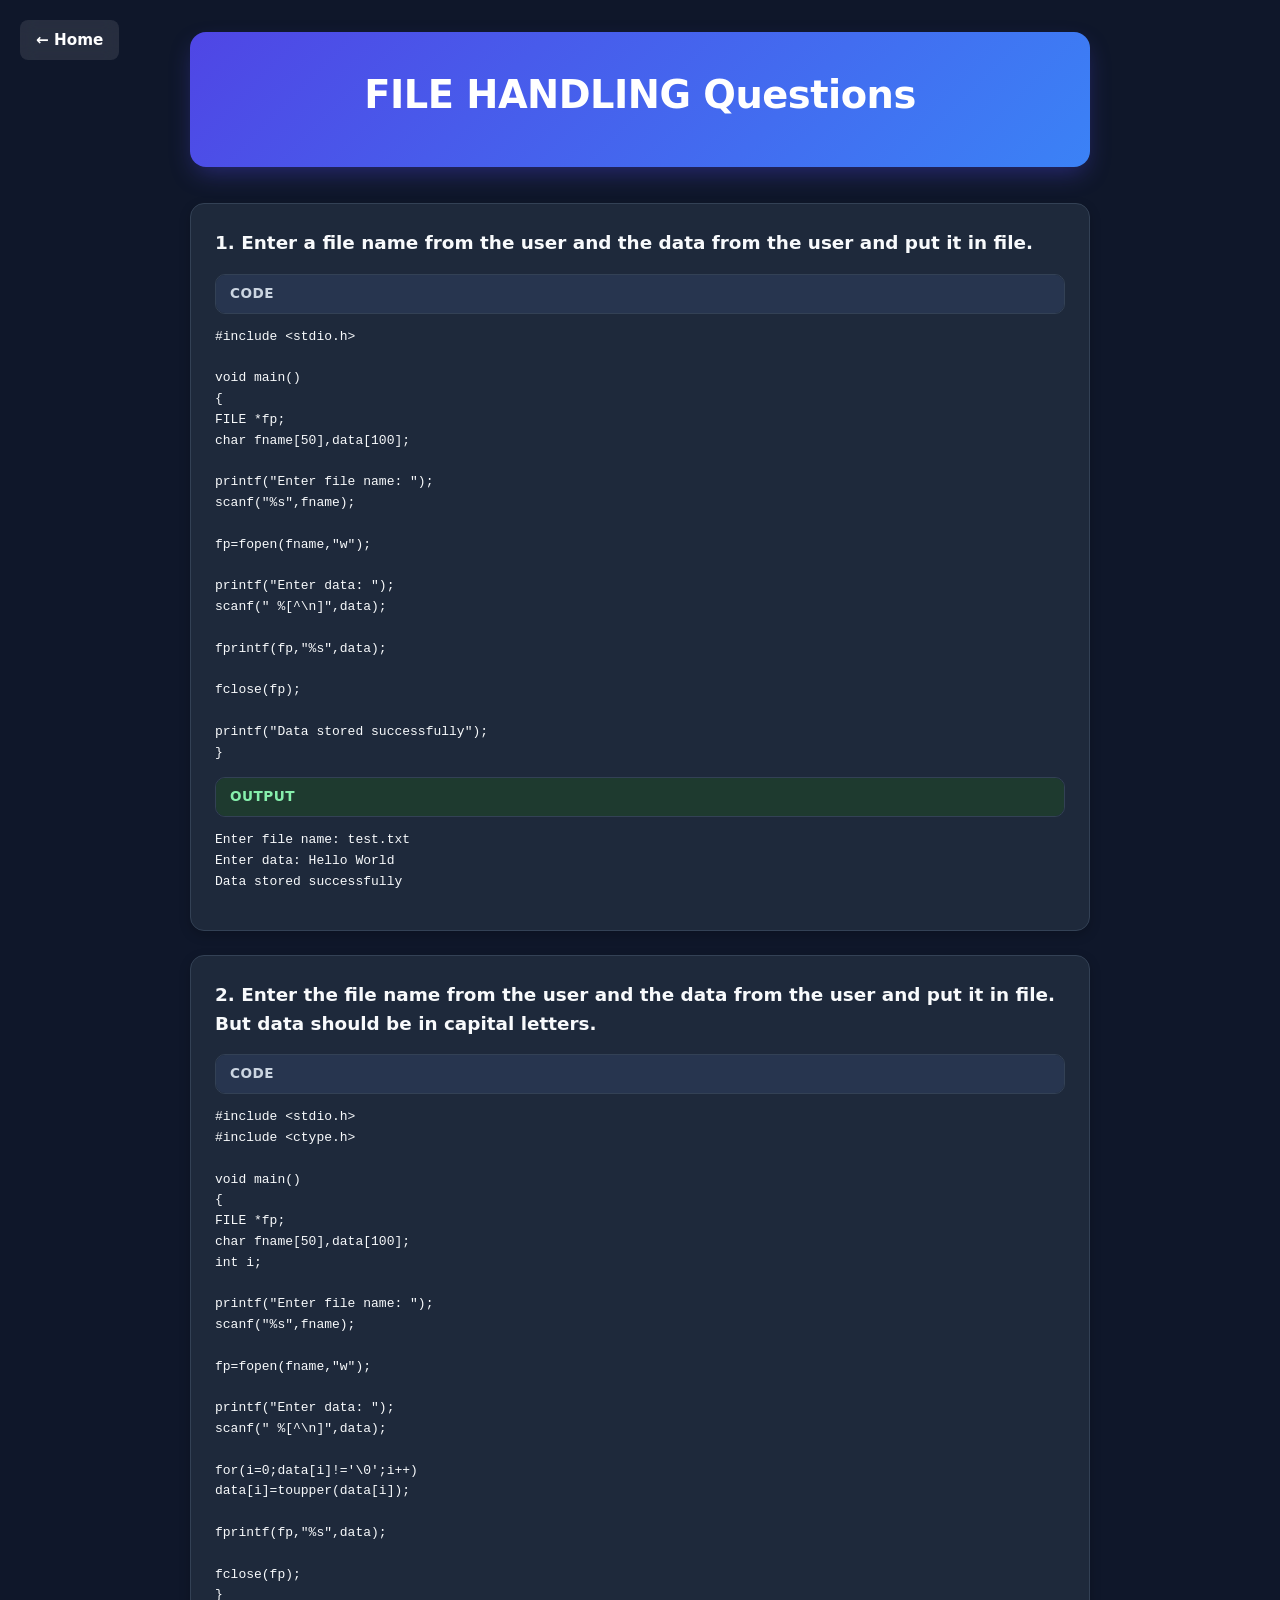
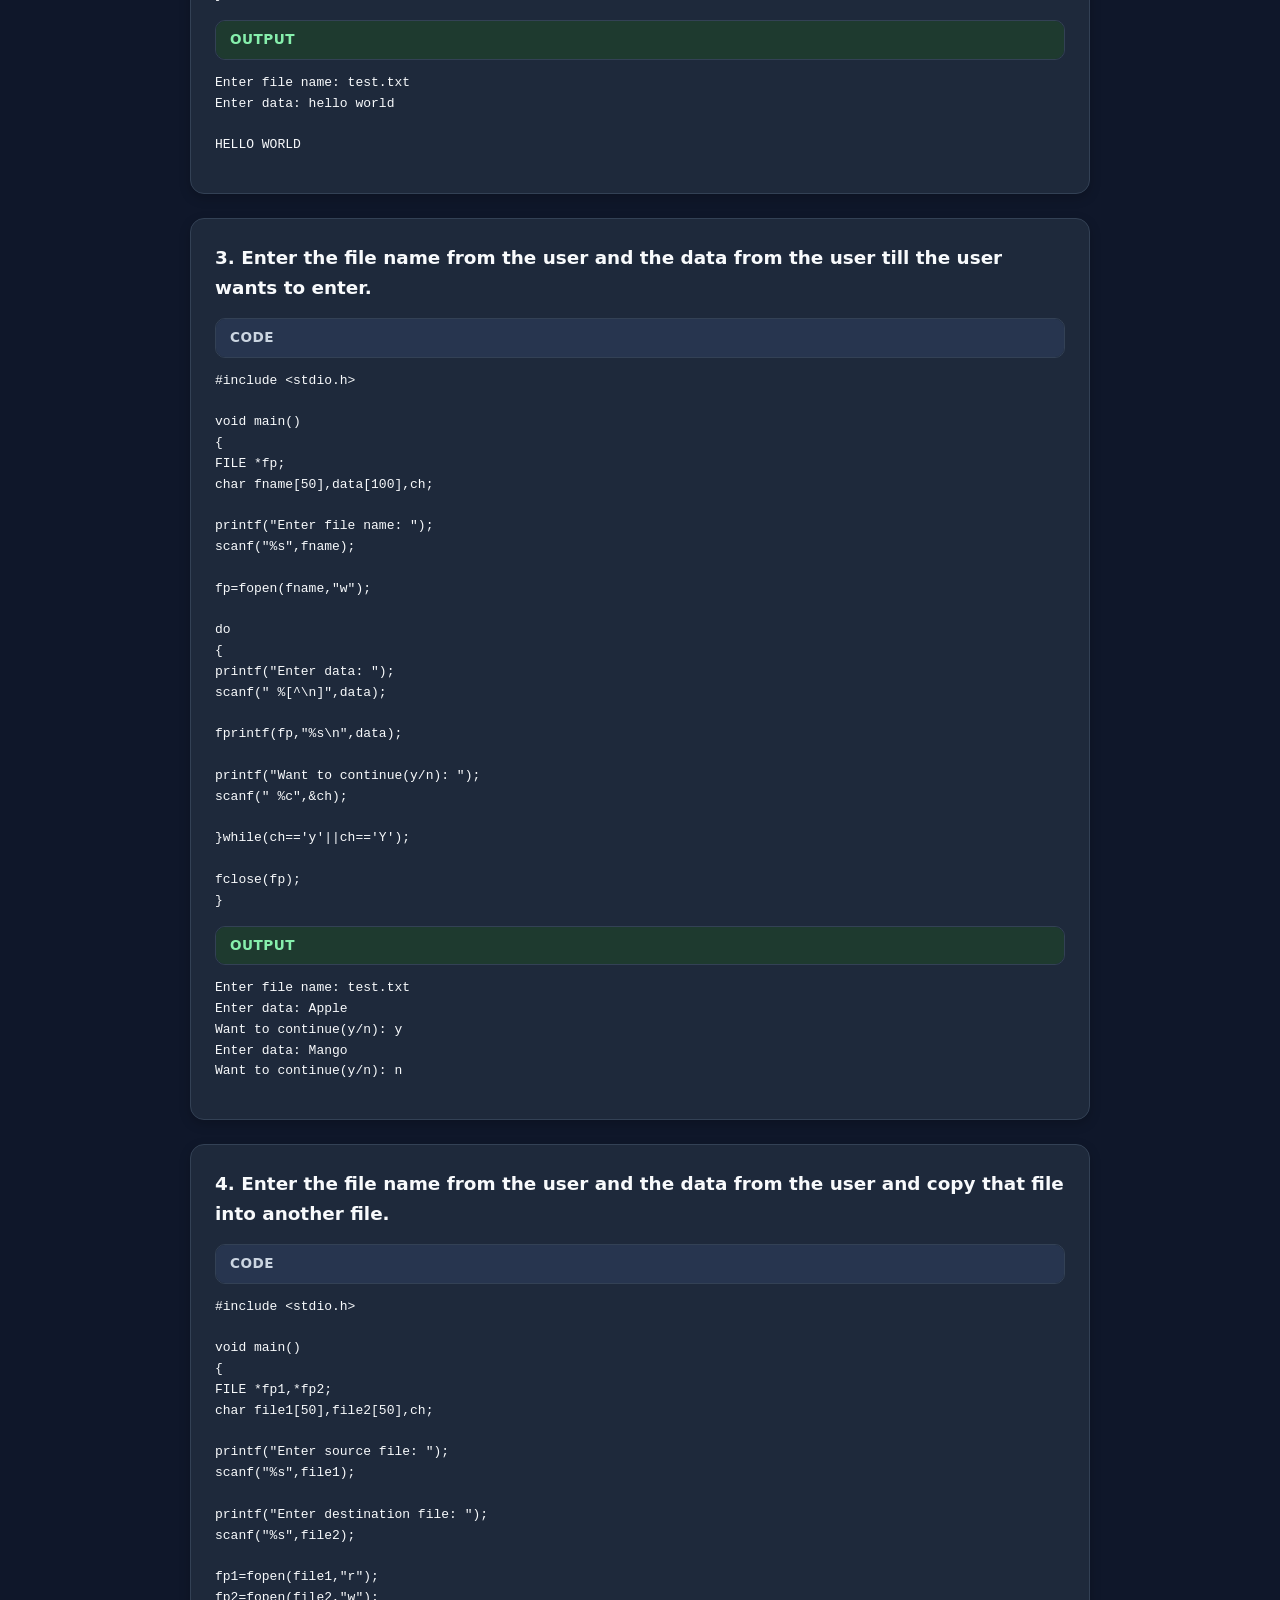
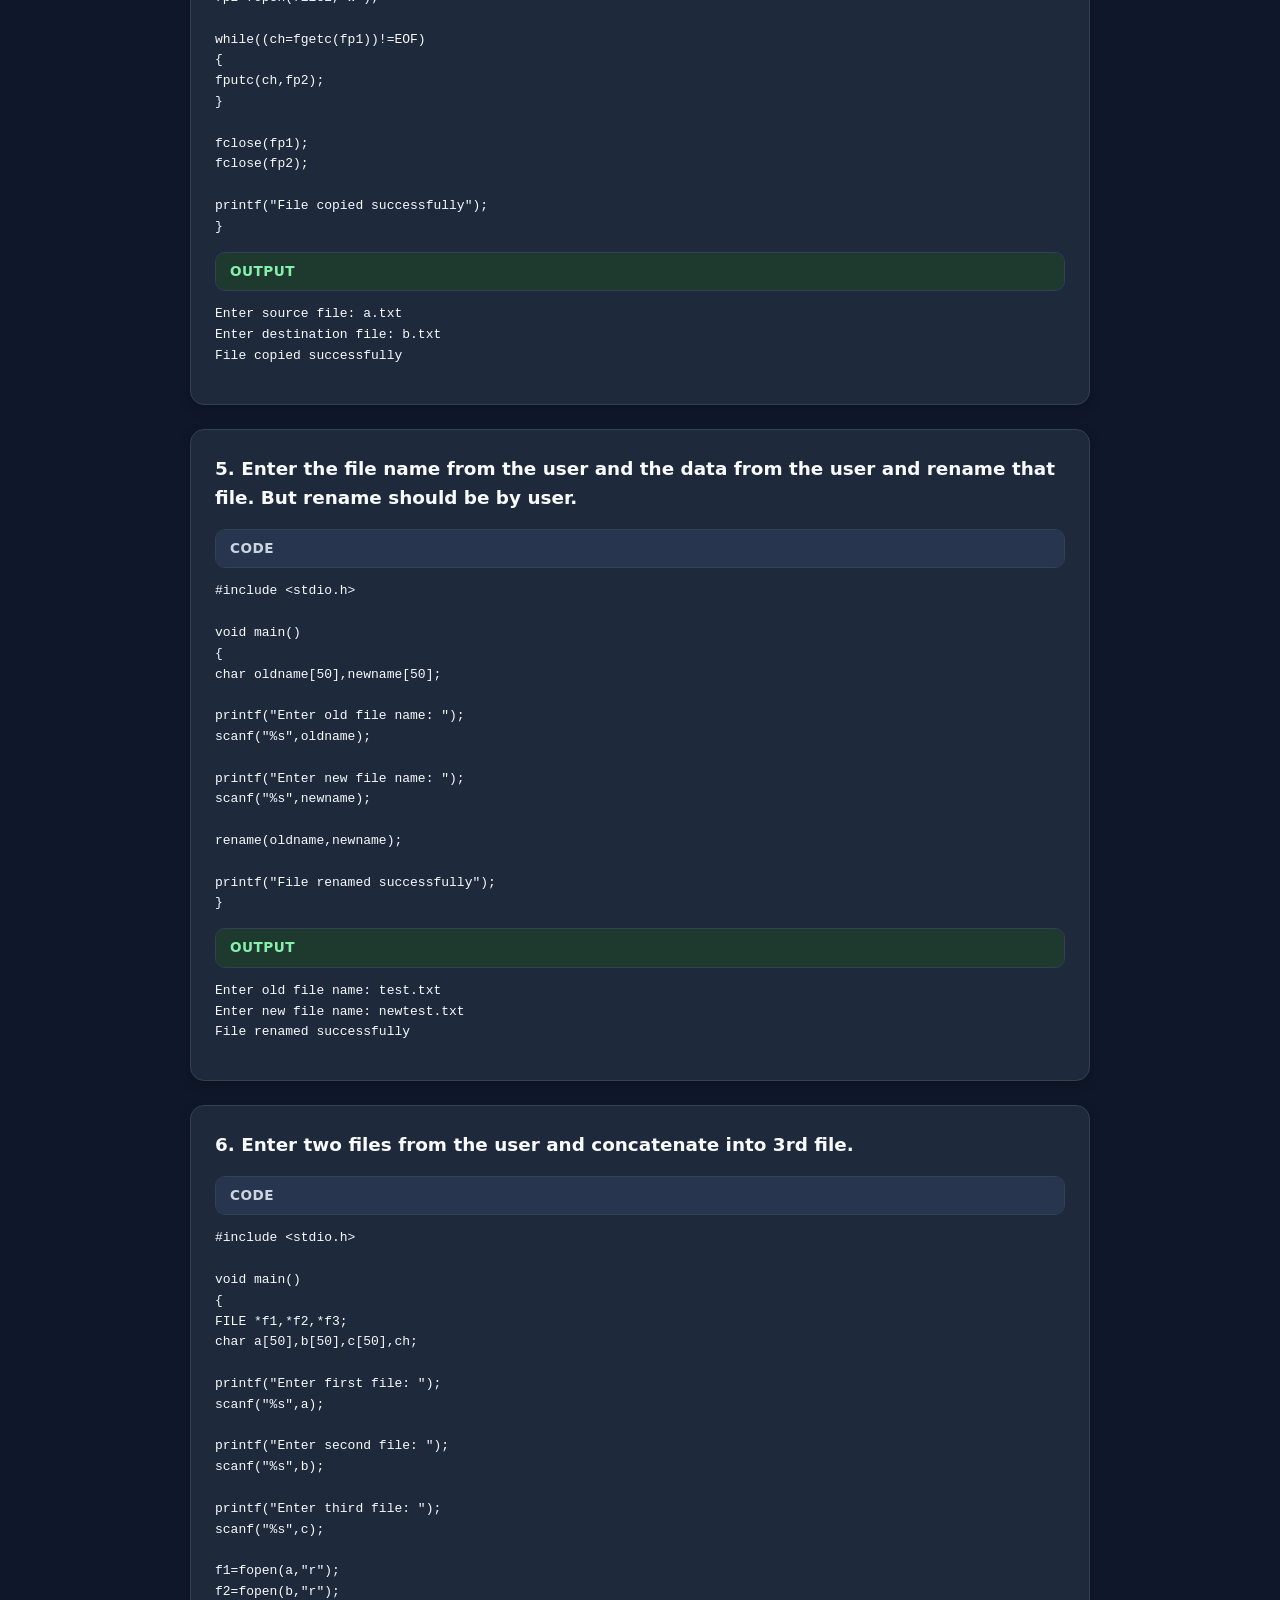
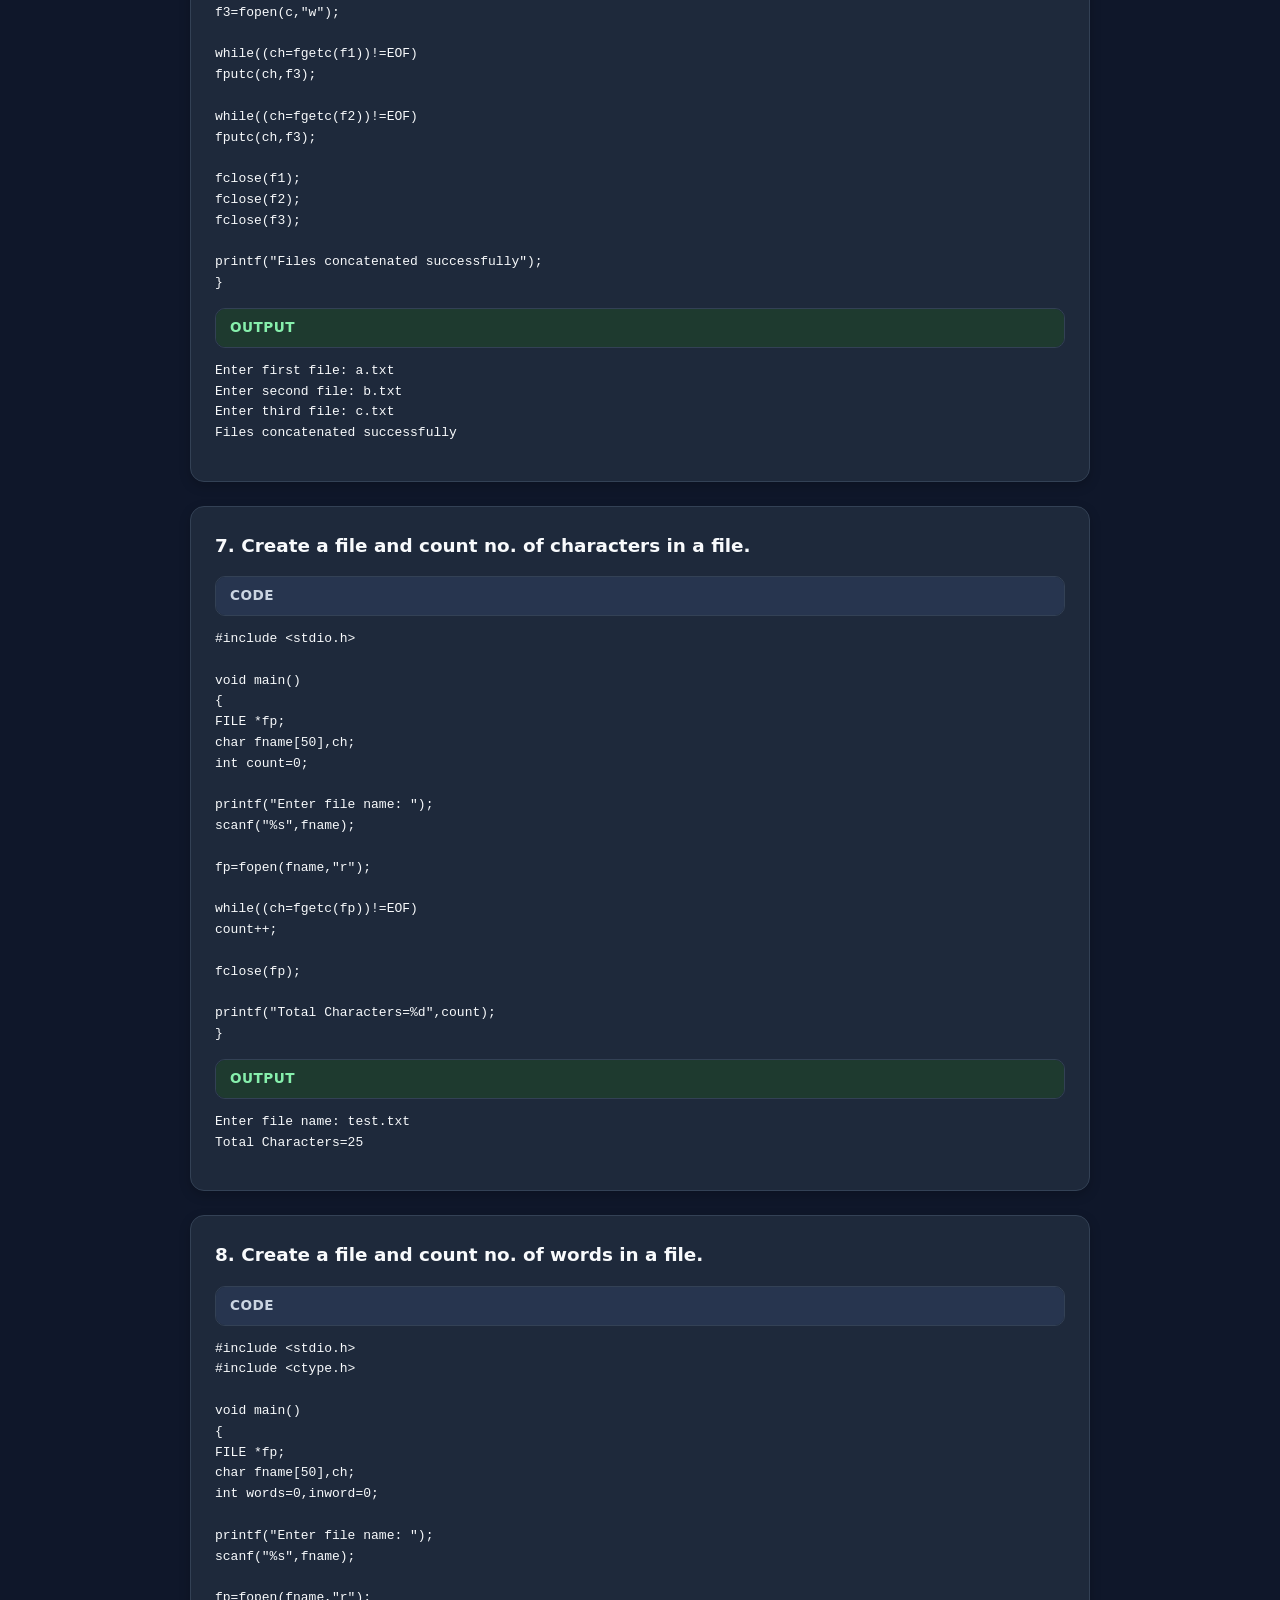
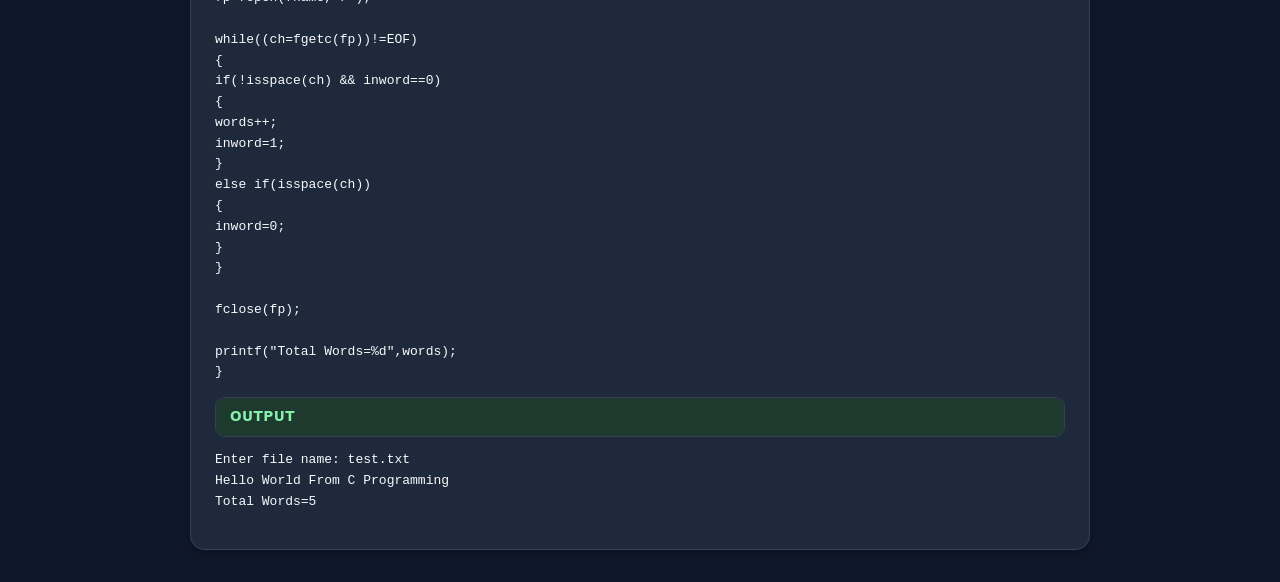
<file: file handling.html>
<html>
<head>
<title>C CODE HUB</title>
<link href="style.css" rel="stylesheet"/>
</head>

<body class="topic-page">

<header class="site-header">
<a class="home-link" href="index.html">← Home</a>
<h1 class="page-title">FILE HANDLING Questions</h1>
</header>

<main class="content">

<!-- Question 1 -->

<section class="question-card">
<div class="question-title">
<h2 class="question-heading">
1. Enter a file name from the user and the data from the user and put it in file.
</h2>
</div>

<div class="code-panel">
<div class="panel-label">Code</div>
</div>

<pre>
#include &lt;stdio.h&gt;

void main()
{
FILE *fp;
char fname[50],data[100];

printf("Enter file name: ");
scanf("%s",fname);

fp=fopen(fname,"w");

printf("Enter data: ");
scanf(" %[^\n]",data);

fprintf(fp,"%s",data);

fclose(fp);

printf("Data stored successfully");
}
</pre>

<div class="output-panel">
<div class="panel-label">Output</div>
</div>

<pre>
Enter file name: test.txt
Enter data: Hello World
Data stored successfully
</pre>
</section>

<!-- Question 2 -->

<section class="question-card">
<div class="question-title">
<h2 class="question-heading">
2. Enter the file name from the user and the data from the user and put it in file. But data should be in capital letters.
</h2>
</div>

<div class="code-panel">
<div class="panel-label">Code</div>
</div>

<pre>
#include &lt;stdio.h&gt;
#include &lt;ctype.h&gt;

void main()
{
FILE *fp;
char fname[50],data[100];
int i;

printf("Enter file name: ");
scanf("%s",fname);

fp=fopen(fname,"w");

printf("Enter data: ");
scanf(" %[^\n]",data);

for(i=0;data[i]!='\0';i++)
data[i]=toupper(data[i]);

fprintf(fp,"%s",data);

fclose(fp);
}
</pre>

<div class="output-panel">
<div class="panel-label">Output</div>
</div>

<pre>
Enter file name: test.txt
Enter data: hello world

HELLO WORLD
</pre>
</section>

<!-- Question 3 -->

<section class="question-card">
<div class="question-title">
<h2 class="question-heading">
3. Enter the file name from the user and the data from the user till the user wants to enter.
</h2>
</div>

<div class="code-panel">
<div class="panel-label">Code</div>
</div>

<pre>
#include &lt;stdio.h&gt;

void main()
{
FILE *fp;
char fname[50],data[100],ch;

printf("Enter file name: ");
scanf("%s",fname);

fp=fopen(fname,"w");

do
{
printf("Enter data: ");
scanf(" %[^\n]",data);

fprintf(fp,"%s\n",data);

printf("Want to continue(y/n): ");
scanf(" %c",&ch);

}while(ch=='y'||ch=='Y');

fclose(fp);
}
</pre>

<div class="output-panel">
<div class="panel-label">Output</div>
</div>

<pre>
Enter file name: test.txt
Enter data: Apple
Want to continue(y/n): y
Enter data: Mango
Want to continue(y/n): n
</pre>
</section>

<!-- Question 4 -->

<section class="question-card">
<div class="question-title">
<h2 class="question-heading">
4. Enter the file name from the user and the data from the user and copy that file into another file.
</h2>
</div>

<div class="code-panel">
<div class="panel-label">Code</div>
</div>

<pre>
#include &lt;stdio.h&gt;

void main()
{
FILE *fp1,*fp2;
char file1[50],file2[50],ch;

printf("Enter source file: ");
scanf("%s",file1);

printf("Enter destination file: ");
scanf("%s",file2);

fp1=fopen(file1,"r");
fp2=fopen(file2,"w");

while((ch=fgetc(fp1))!=EOF)
{
fputc(ch,fp2);
}

fclose(fp1);
fclose(fp2);

printf("File copied successfully");
}
</pre>

<div class="output-panel">
<div class="panel-label">Output</div>
</div>

<pre>
Enter source file: a.txt
Enter destination file: b.txt
File copied successfully
</pre>
</section>

<!-- Question 5 -->

<section class="question-card">
<div class="question-title">
<h2 class="question-heading">
5. Enter the file name from the user and the data from the user and rename that file. But rename should be by user.
</h2>
</div>

<div class="code-panel">
<div class="panel-label">Code</div>
</div>

<pre>
#include &lt;stdio.h&gt;

void main()
{
char oldname[50],newname[50];

printf("Enter old file name: ");
scanf("%s",oldname);

printf("Enter new file name: ");
scanf("%s",newname);

rename(oldname,newname);

printf("File renamed successfully");
}
</pre>

<div class="output-panel">
<div class="panel-label">Output</div>
</div>

<pre>
Enter old file name: test.txt
Enter new file name: newtest.txt
File renamed successfully
</pre>
</section>

<!-- Question 6 -->

<section class="question-card">
<div class="question-title">
<h2 class="question-heading">
6. Enter two files from the user and concatenate into 3rd file.
</h2>
</div>

<div class="code-panel">
<div class="panel-label">Code</div>
</div>

<pre>
#include &lt;stdio.h&gt;

void main()
{
FILE *f1,*f2,*f3;
char a[50],b[50],c[50],ch;

printf("Enter first file: ");
scanf("%s",a);

printf("Enter second file: ");
scanf("%s",b);

printf("Enter third file: ");
scanf("%s",c);

f1=fopen(a,"r");
f2=fopen(b,"r");
f3=fopen(c,"w");

while((ch=fgetc(f1))!=EOF)
fputc(ch,f3);

while((ch=fgetc(f2))!=EOF)
fputc(ch,f3);

fclose(f1);
fclose(f2);
fclose(f3);

printf("Files concatenated successfully");
}
</pre>

<div class="output-panel">
<div class="panel-label">Output</div>
</div>

<pre>
Enter first file: a.txt
Enter second file: b.txt
Enter third file: c.txt
Files concatenated successfully
</pre>
</section>

<!-- Question 7 -->

<section class="question-card">
<div class="question-title">
<h2 class="question-heading">
7. Create a file and count no. of characters in a file.
</h2>
</div>

<div class="code-panel">
<div class="panel-label">Code</div>
</div>

<pre>
#include &lt;stdio.h&gt;

void main()
{
FILE *fp;
char fname[50],ch;
int count=0;

printf("Enter file name: ");
scanf("%s",fname);

fp=fopen(fname,"r");

while((ch=fgetc(fp))!=EOF)
count++;

fclose(fp);

printf("Total Characters=%d",count);
}
</pre>

<div class="output-panel">
<div class="panel-label">Output</div>
</div>

<pre>
Enter file name: test.txt
Total Characters=25
</pre>
</section>

<!-- Question 8 -->

<section class="question-card">
<div class="question-title">
<h2 class="question-heading">
8. Create a file and count no. of words in a file.
</h2>
</div>

<div class="code-panel">
<div class="panel-label">Code</div>
</div>

<pre>
#include &lt;stdio.h&gt;
#include &lt;ctype.h&gt;

void main()
{
FILE *fp;
char fname[50],ch;
int words=0,inword=0;

printf("Enter file name: ");
scanf("%s",fname);

fp=fopen(fname,"r");

while((ch=fgetc(fp))!=EOF)
{
if(!isspace(ch) && inword==0)
{
words++;
inword=1;
}
else if(isspace(ch))
{
inword=0;
}
}

fclose(fp);

printf("Total Words=%d",words);
}
</pre>

<div class="output-panel">
<div class="panel-label">Output</div>
</div>

<pre>
Enter file name: test.txt
Hello World From C Programming
Total Words=5
</pre>
</section>

</main>

</body>
</html>
</file>
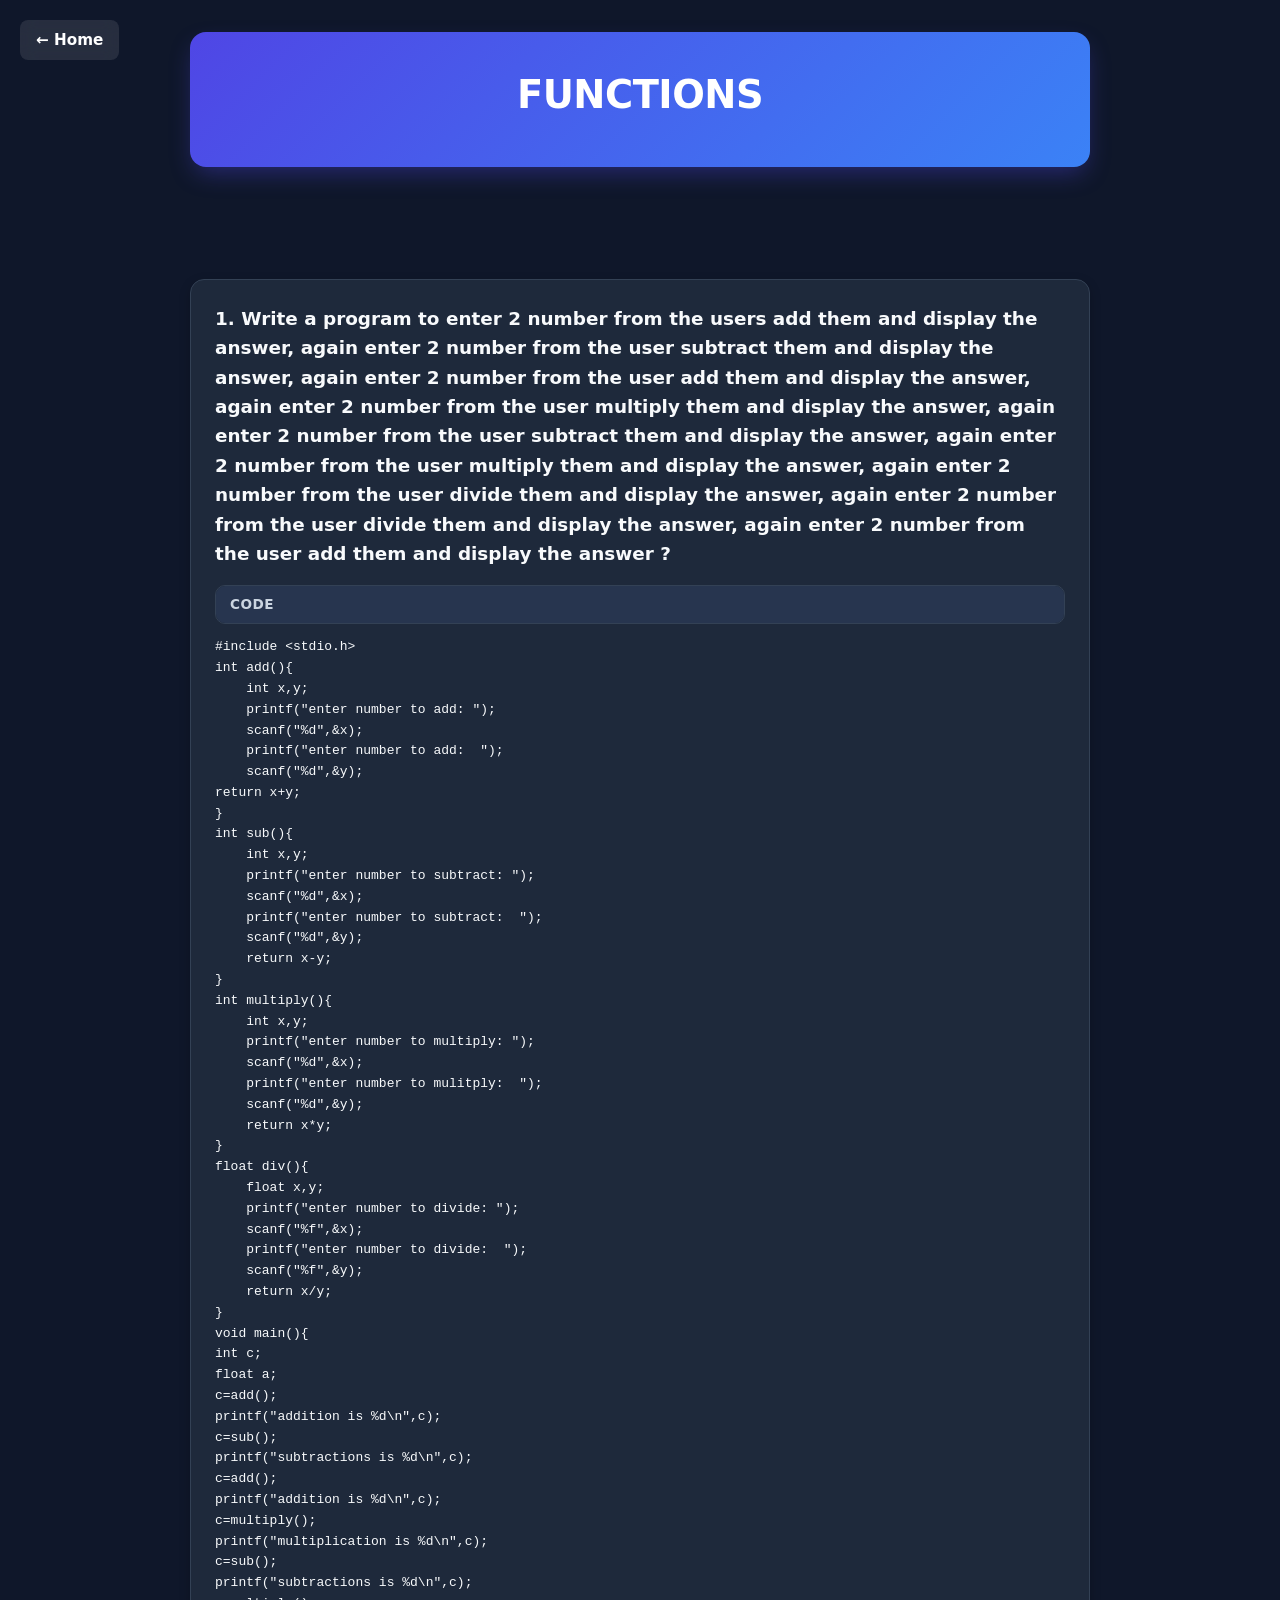
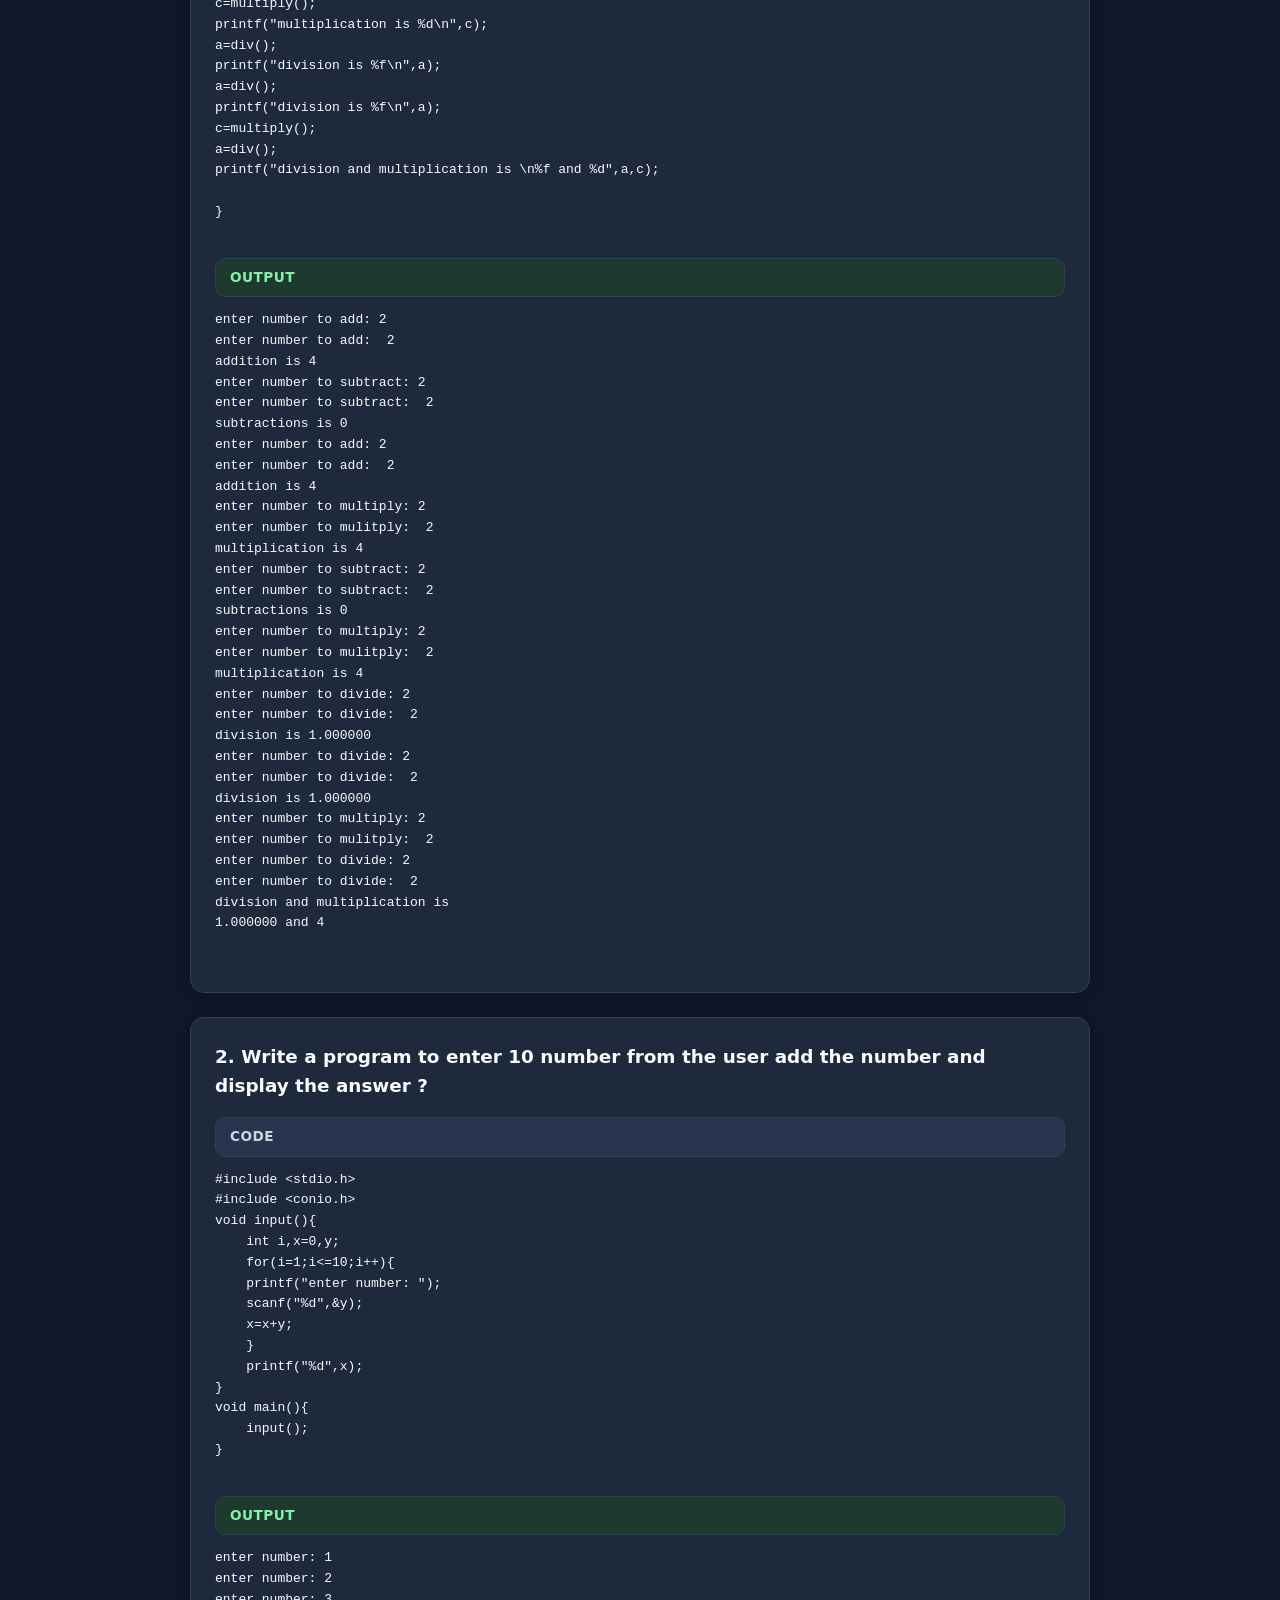
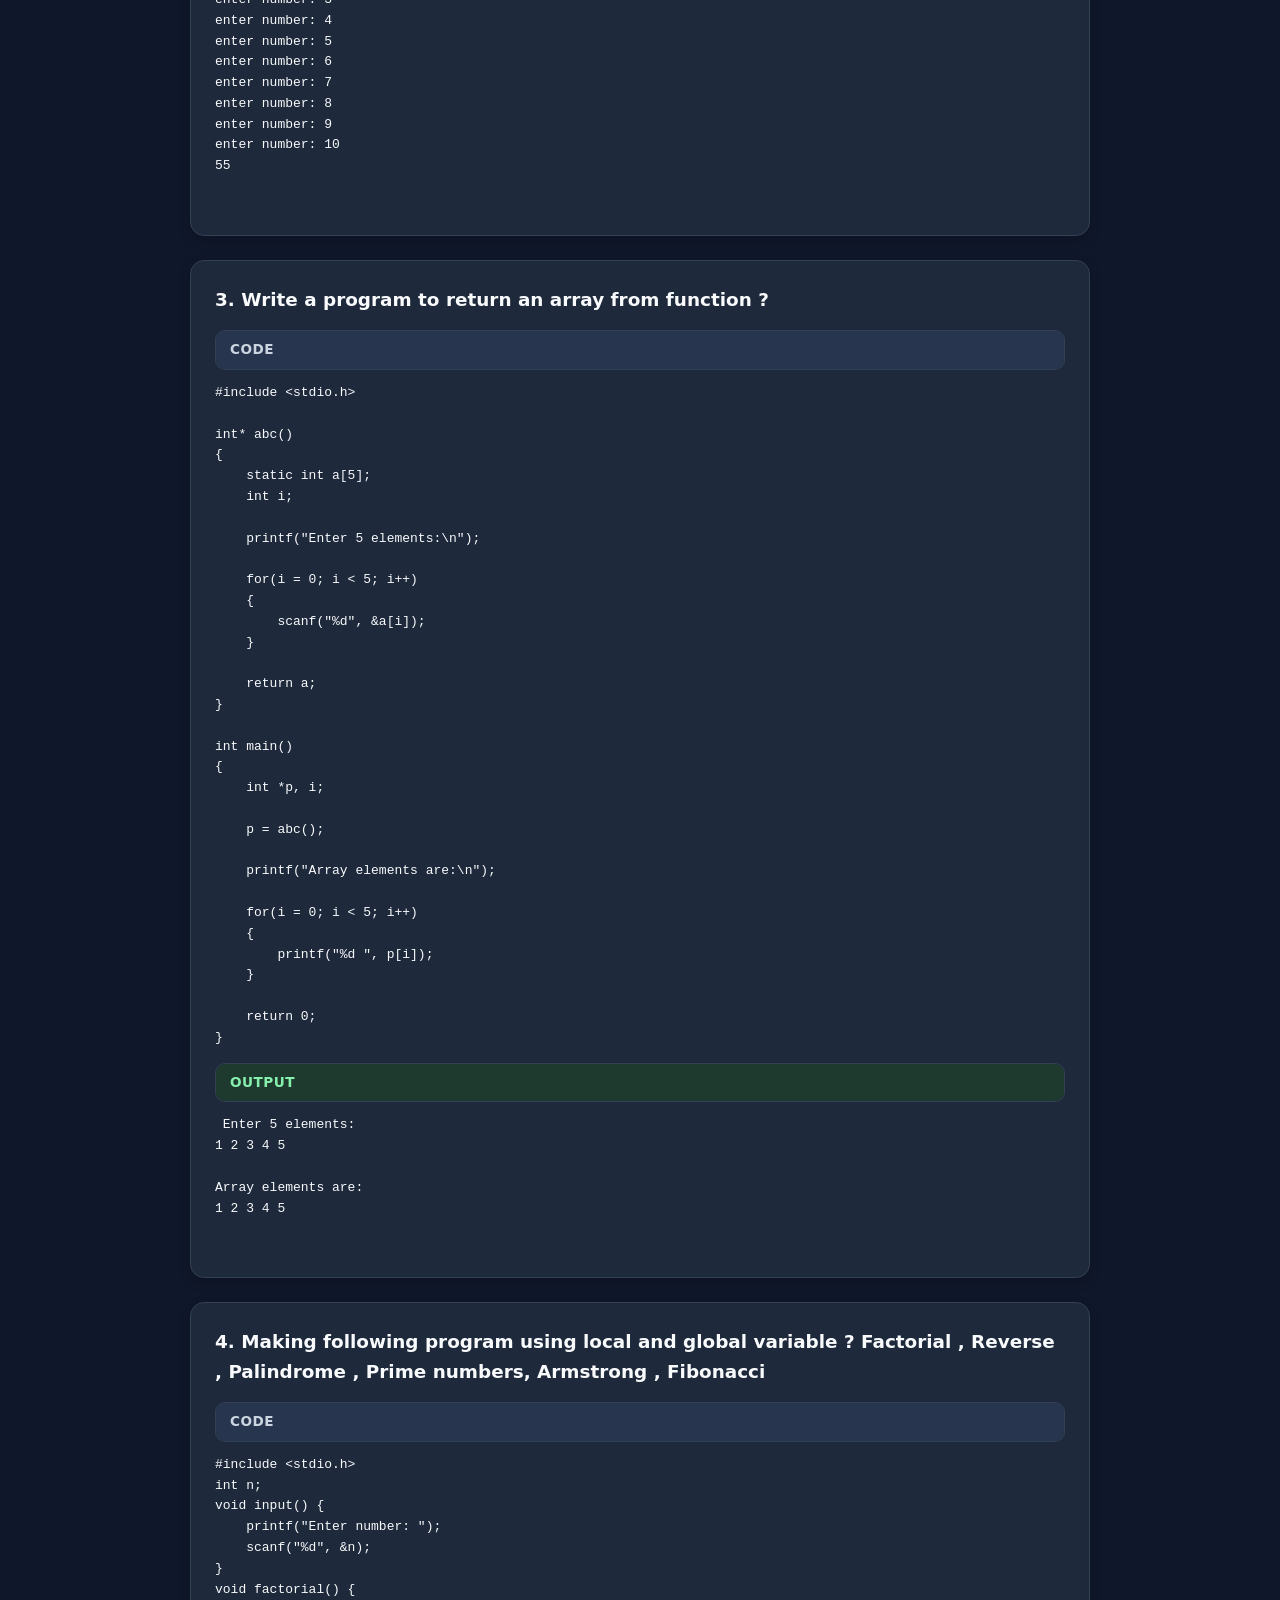
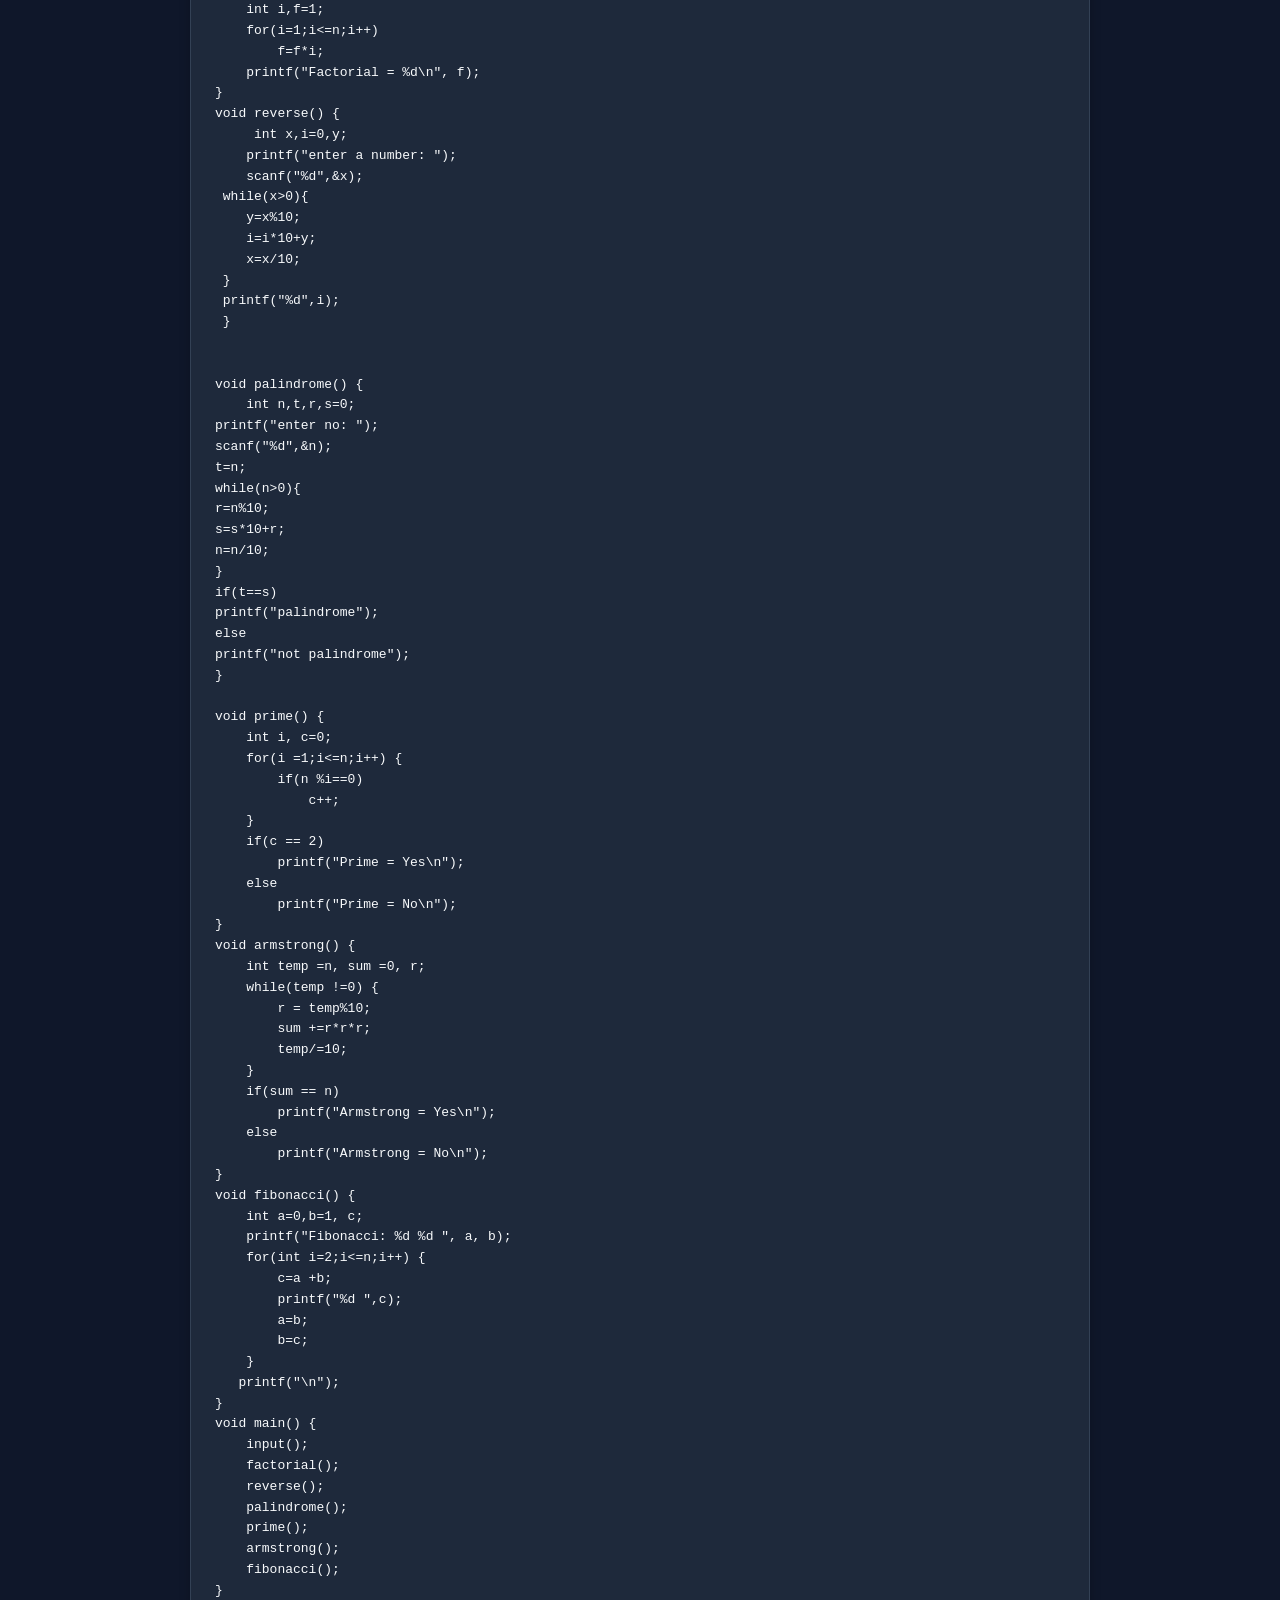
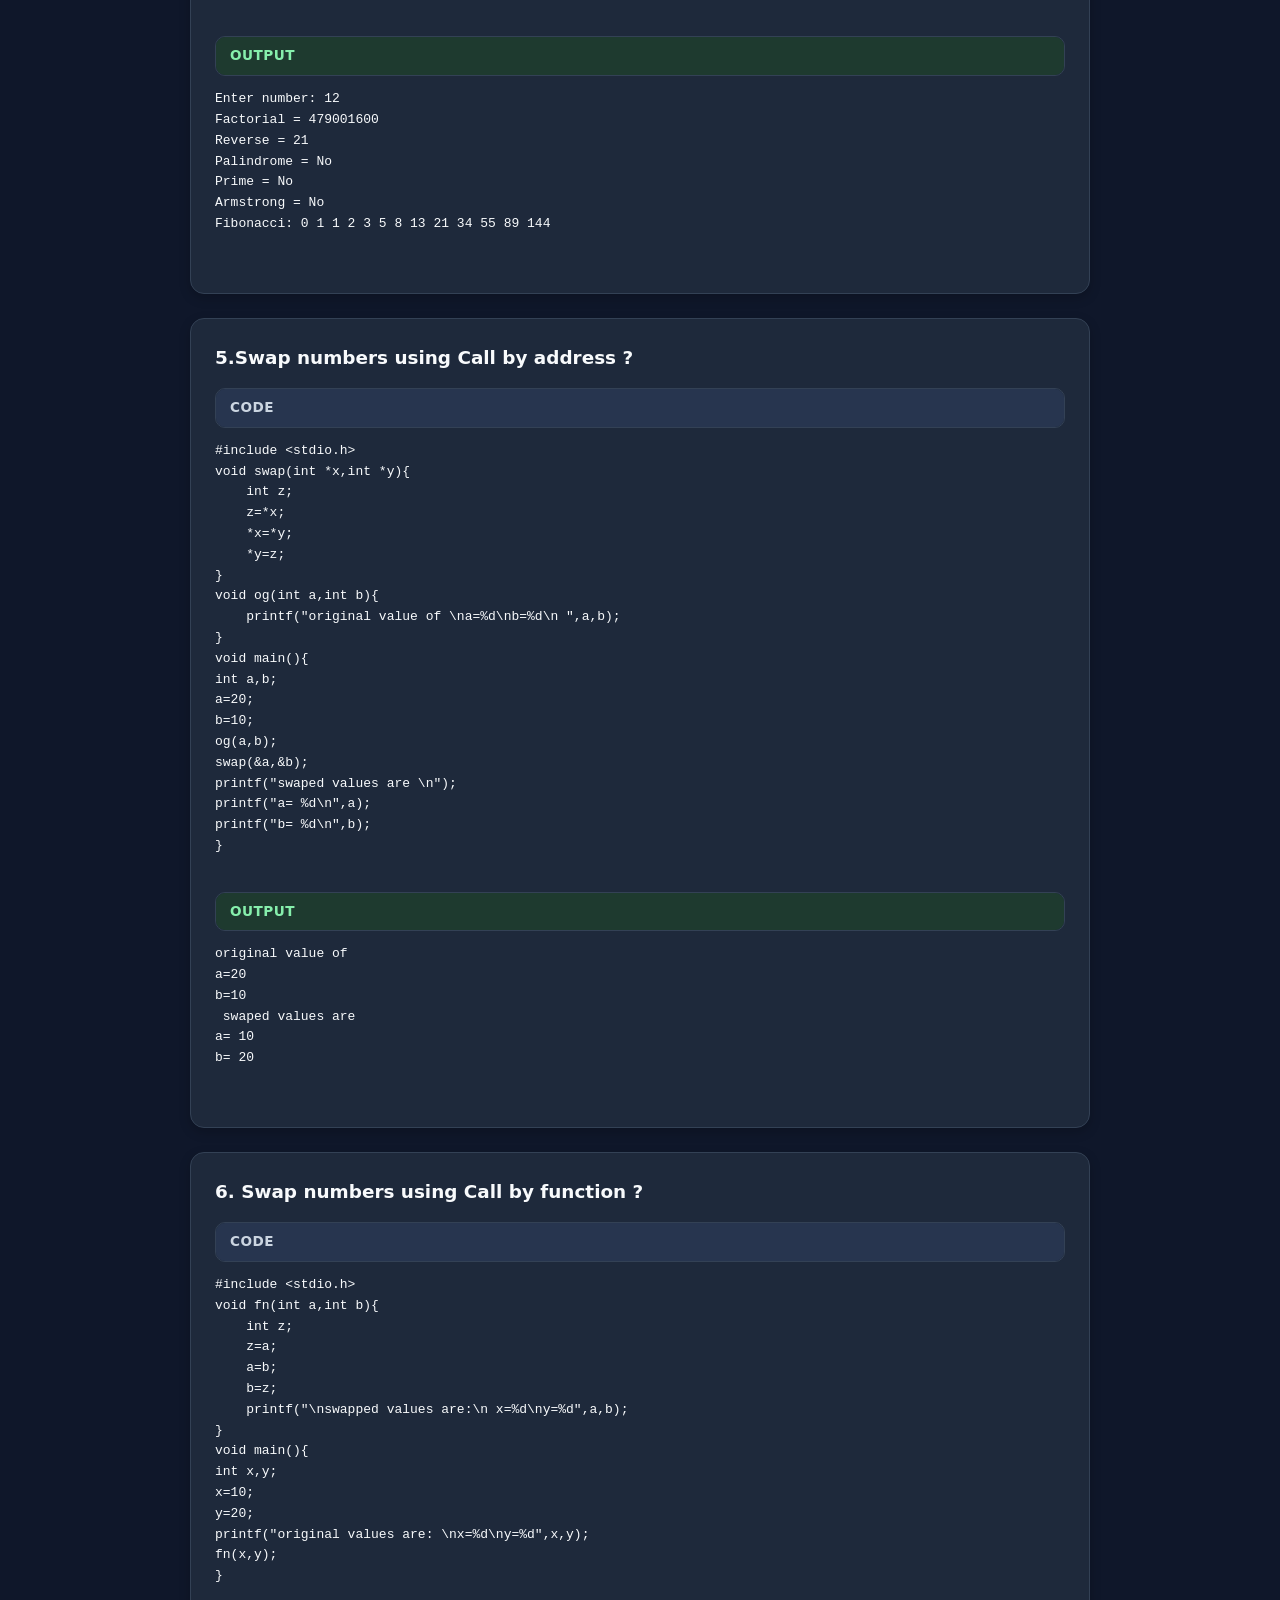
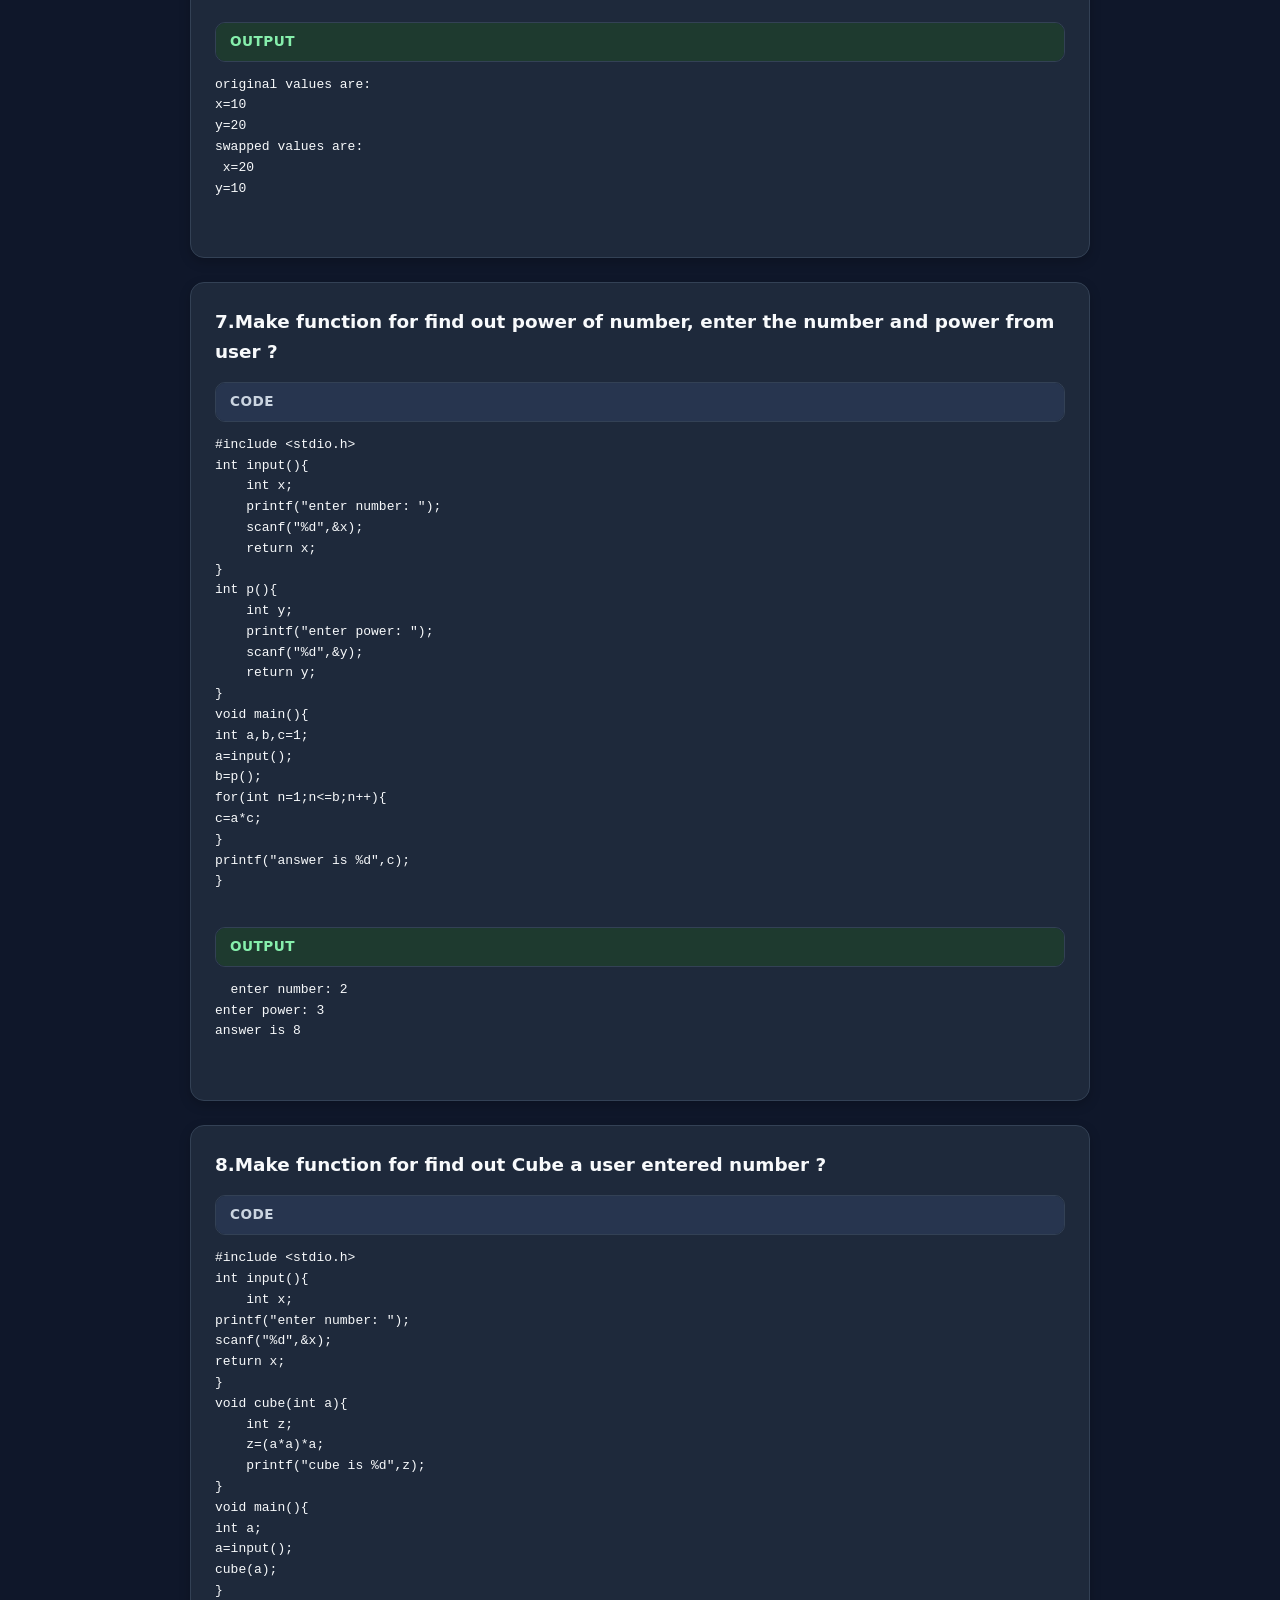
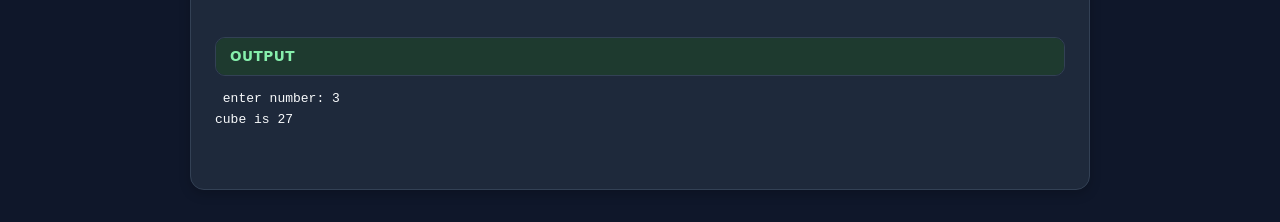
<file: functions.html>
<html>
 <head>
  <title>
   function
  </title>
  <link href="style.css" rel="stylesheet"/>
 </head>
 <body class="topic-page">
  <header class="site-header">
   <a class="home-link" href="index.html">
    ← Home
   </a>
   <h1 class="page-title">
    FUNCTIONS
   </h1>
  </header>
  <main class="content">
   <br/>
   <br/>
   <!--1st-->
   <section class="question-card">
    <div class="question-title">
     <h2 class="question-heading">
      1.  Write a program to enter 2 number from the users add them and display the answer, again enter 2 number from the user subtract them and display the answer, again enter 2 number from the user add them and display the answer, again enter 2 number from the user multiply them and display the answer, again enter 2 number from the user subtract them and display the answer, again enter 2 number from the user multiply them and display the answer, again enter 2 number from the user divide them and display the answer, again enter 2 number from the user divide them and display the answer, again enter 2 number from the user add them and display the answer ?
     </h2>
    </div>
    <div class="code-panel">
     <div class="panel-label">
      Code
     </div>
    </div>
    <pre>
#include &lt;stdio.h&gt;
int add(){
    int x,y;
    printf("enter number to add: ");
    scanf("%d",&amp;x);
    printf("enter number to add:  ");
    scanf("%d",&amp;y);
return x+y;
}
int sub(){
    int x,y;
    printf("enter number to subtract: ");
    scanf("%d",&amp;x);
    printf("enter number to subtract:  ");
    scanf("%d",&amp;y);
    return x-y;
}
int multiply(){
    int x,y;
    printf("enter number to multiply: ");
    scanf("%d",&amp;x);
    printf("enter number to mulitply:  ");
    scanf("%d",&amp;y);
    return x*y;
}
float div(){
    float x,y;
    printf("enter number to divide: ");
    scanf("%f",&amp;x);
    printf("enter number to divide:  ");
    scanf("%f",&amp;y);
    return x/y;
}
void main(){
int c;
float a;
c=add();
printf("addition is %d\n",c);
c=sub();
printf("subtractions is %d\n",c);
c=add();
printf("addition is %d\n",c);
c=multiply();
printf("multiplication is %d\n",c);
c=sub();
printf("subtractions is %d\n",c);
c=multiply();
printf("multiplication is %d\n",c);
a=div();
printf("division is %f\n",a);
a=div();
printf("division is %f\n",a);
c=multiply();
a=div();
printf("division and multiplication is \n%f and %d",a,c);

}
    </pre>
    <div class="output-panel">
     <div class="panel-label">
      Output
     </div>
    </div>
    <pre>
enter number to add: 2
enter number to add:  2
addition is 4
enter number to subtract: 2
enter number to subtract:  2
subtractions is 0
enter number to add: 2
enter number to add:  2
addition is 4
enter number to multiply: 2
enter number to mulitply:  2
multiplication is 4
enter number to subtract: 2
enter number to subtract:  2
subtractions is 0
enter number to multiply: 2
enter number to mulitply:  2
multiplication is 4
enter number to divide: 2
enter number to divide:  2
division is 1.000000
enter number to divide: 2
enter number to divide:  2
division is 1.000000
enter number to multiply: 2
enter number to mulitply:  2
enter number to divide: 2
enter number to divide:  2
division and multiplication is
1.000000 and 4
    </pre>
    <!--2nd-->
   </section>
   <section class="question-card">
    <div class="question-title">
     <h2 class="question-heading">
      2. Write a program to enter 10 number from the user add the number and display the answer ?
     </h2>
    </div>
    <div class="code-panel">
     <div class="panel-label">
      Code
     </div>
    </div>
    <pre>
#include &lt;stdio.h&gt;
#include &lt;conio.h&gt;
void input(){
    int i,x=0,y;
    for(i=1;i&lt;=10;i++){
    printf("enter number: ");
    scanf("%d",&amp;y);
    x=x+y;
    }
    printf("%d",x);
}
void main(){
    input();
}
    </pre>
    <div class="output-panel">
     <div class="panel-label">
      Output
     </div>
    </div>
    <pre>
enter number: 1
enter number: 2
enter number: 3
enter number: 4
enter number: 5
enter number: 6
enter number: 7
enter number: 8
enter number: 9
enter number: 10
55
    </pre>
    <!--3rd-->
   </section>
   <section class="question-card">
    <div class="question-title">
     <h2 class="question-heading">
      3. Write a program to return an array from function ?
     </h2>
    </div>
    <div class="code-panel">
     <div class="panel-label">
      Code
     </div>
    </div>
    <pre>
#include &lt;stdio.h&gt;

int* abc()
{
    static int a[5];
    int i;

    printf("Enter 5 elements:\n");

    for(i = 0; i < 5; i++)
    {
        scanf("%d", &a[i]);
    }

    return a;
}

int main()
{
    int *p, i;

    p = abc();

    printf("Array elements are:\n");

    for(i = 0; i < 5; i++)
    {
        printf("%d ", p[i]);
    }

    return 0;
}</pre>
    <div class="output-panel">
     <div class="panel-label">
      Output
     </div>
    </div>

    <pre>
 Enter 5 elements:
1 2 3 4 5

Array elements are:
1 2 3 4 5
    </pre>
</section>
 <section class="question-card">
    <div class="question-title">
     <h2 class="question-heading">

4. Making following program using local and global variable ? Factorial , Reverse , Palindrome , Prime numbers, Armstrong , Fibonacci
    </h2>
    </div>
    <div class="code-panel">
     <div class="panel-label">
      Code
     </div>
    </div>
 <pre>
#include &lt;stdio.h&gt;
int n; 
void input() {
    printf("Enter number: ");
    scanf("%d", &amp;n);
}
void factorial() {
    int i,f=1;
    for(i=1;i&lt;=n;i++)
        f=f*i;
    printf("Factorial = %d\n", f);
}
void reverse() {
     int x,i=0,y;
    printf("enter a number: ");
    scanf("%d",&amp;x);
 while(x&gt;0){
    y=x%10;
    i=i*10+y;
    x=x/10;
 }
 printf("%d",i);
 }


void palindrome() {
    int n,t,r,s=0;
printf("enter no: ");
scanf("%d",&amp;n);
t=n;
while(n&gt;0){
r=n%10;
s=s*10+r;
n=n/10;
}
if(t==s)
printf("palindrome");
else
printf("not palindrome");
}

void prime() {
    int i, c=0; 
    for(i =1;i&lt;=n;i++) {
        if(n %i==0)
            c++;
    }
    if(c == 2)
        printf("Prime = Yes\n");
    else
        printf("Prime = No\n");
}
void armstrong() {
    int temp =n, sum =0, r; 
    while(temp !=0) {
        r = temp%10;
        sum +=r*r*r;
        temp/=10;
    }
    if(sum == n)
        printf("Armstrong = Yes\n");
    else
        printf("Armstrong = No\n");
}
void fibonacci() {
    int a=0,b=1, c; 
    printf("Fibonacci: %d %d ", a, b);
    for(int i=2;i&lt;=n;i++) {
        c=a +b;
        printf("%d ",c);
        a=b;
        b=c;
    }
   printf("\n");
}
void main() {
    input();     
    factorial();
    reverse();
    palindrome();
    prime();
    armstrong();
    fibonacci();
}
    </pre>
    <div class="output-panel">
     <div class="panel-label">
      Output
     </div>
    </div>

    <pre>
Enter number: 12
Factorial = 479001600
Reverse = 21
Palindrome = No
Prime = No
Armstrong = No
Fibonacci: 0 1 1 2 3 5 8 13 21 34 55 89 144
    </pre>
</section>
<section class="question-card">
    <div class="question-title">
     <h2 class="question-heading">

    5.Swap numbers using Call by address ?
    </h2>
    </div>
    <div class="code-panel">
     <div class="panel-label">
      Code
     </div>
    </div>
 <pre>
#include &lt;stdio.h&gt;
void swap(int *x,int *y){
    int z;
    z=*x;
    *x=*y;
    *y=z;
}
void og(int a,int b){
    printf("original value of \na=%d\nb=%d\n ",a,b);
}
void main(){
int a,b;
a=20;
b=10;
og(a,b);
swap(&amp;a,&amp;b);
printf("swaped values are \n");
printf("a= %d\n",a);
printf("b= %d\n",b);
}
    </pre>
   <div class="output-panel">
     <div class="panel-label">
      Output
     </div>
    </div>

    <pre>
original value of 
a=20
b=10
 swaped values are
a= 10
b= 20
    </pre>
</section>
<section class="question-card">
    <div class="question-title">
     <h2 class="question-heading">

6. Swap numbers using Call by function ?
   </h2>
    </div>
    <div class="code-panel">
     <div class="panel-label">
      Code
     </div>
    </div>
 <pre>
#include &lt;stdio.h&gt;
void fn(int a,int b){
    int z;
    z=a;
    a=b;
    b=z;
    printf("\nswapped values are:\n x=%d\ny=%d",a,b);
}
void main(){
int x,y;
x=10;
y=20;
printf("original values are: \nx=%d\ny=%d",x,y);
fn(x,y);
}
    </pre>
    <div class="output-panel">
     <div class="panel-label">
      Output
     </div>
    </div>
    <pre>
original values are: 
x=10
y=20
swapped values are:
 x=20
y=10
    </pre>
</section>
<section class="question-card">
    <div class="question-title">
     <h2 class="question-heading">
7.Make function for find out power of number, enter the number and power from user ?    
</h2>
    </div>
    <div class="code-panel">
     <div class="panel-label">
      Code
     </div>
    </div>
<pre>
#include &lt;stdio.h&gt;
int input(){
    int x;
    printf("enter number: ");
    scanf("%d",&amp;x);
    return x;
}
int p(){
    int y;
    printf("enter power: ");
    scanf("%d",&amp;y);
    return y;
}
void main(){
int a,b,c=1;
a=input();
b=p();
for(int n=1;n&lt;=b;n++){
c=a*c;
}
printf("answer is %d",c);
}
    </pre>
    <div class="output-panel">
     <div class="panel-label">
      Output
     </div>
    </div>
    <pre>
  enter number: 2
enter power: 3
answer is 8
    </pre>
</section>
<section class="question-card">
    <div class="question-title">
     <h2 class="question-heading">
8.Make function for find out Cube a user entered number ?
  </h2>
    </div>
    <div class="code-panel">
     <div class="panel-label">
      Code
     </div>
    </div>
  <pre>
#include &lt;stdio.h&gt;
int input(){
    int x;
printf("enter number: ");
scanf("%d",&amp;x);
return x;
}
void cube(int a){
    int z;
    z=(a*a)*a;
    printf("cube is %d",z);
}
void main(){
int a;
a=input();
cube(a);
}
    </pre>
     <div class="output-panel">
     <div class="panel-label">
      Output
     </div>
    </div>
    <pre>
 enter number: 3
cube is 27
    </pre>
   </section>
  </main>
 </body>
</html>
</file>
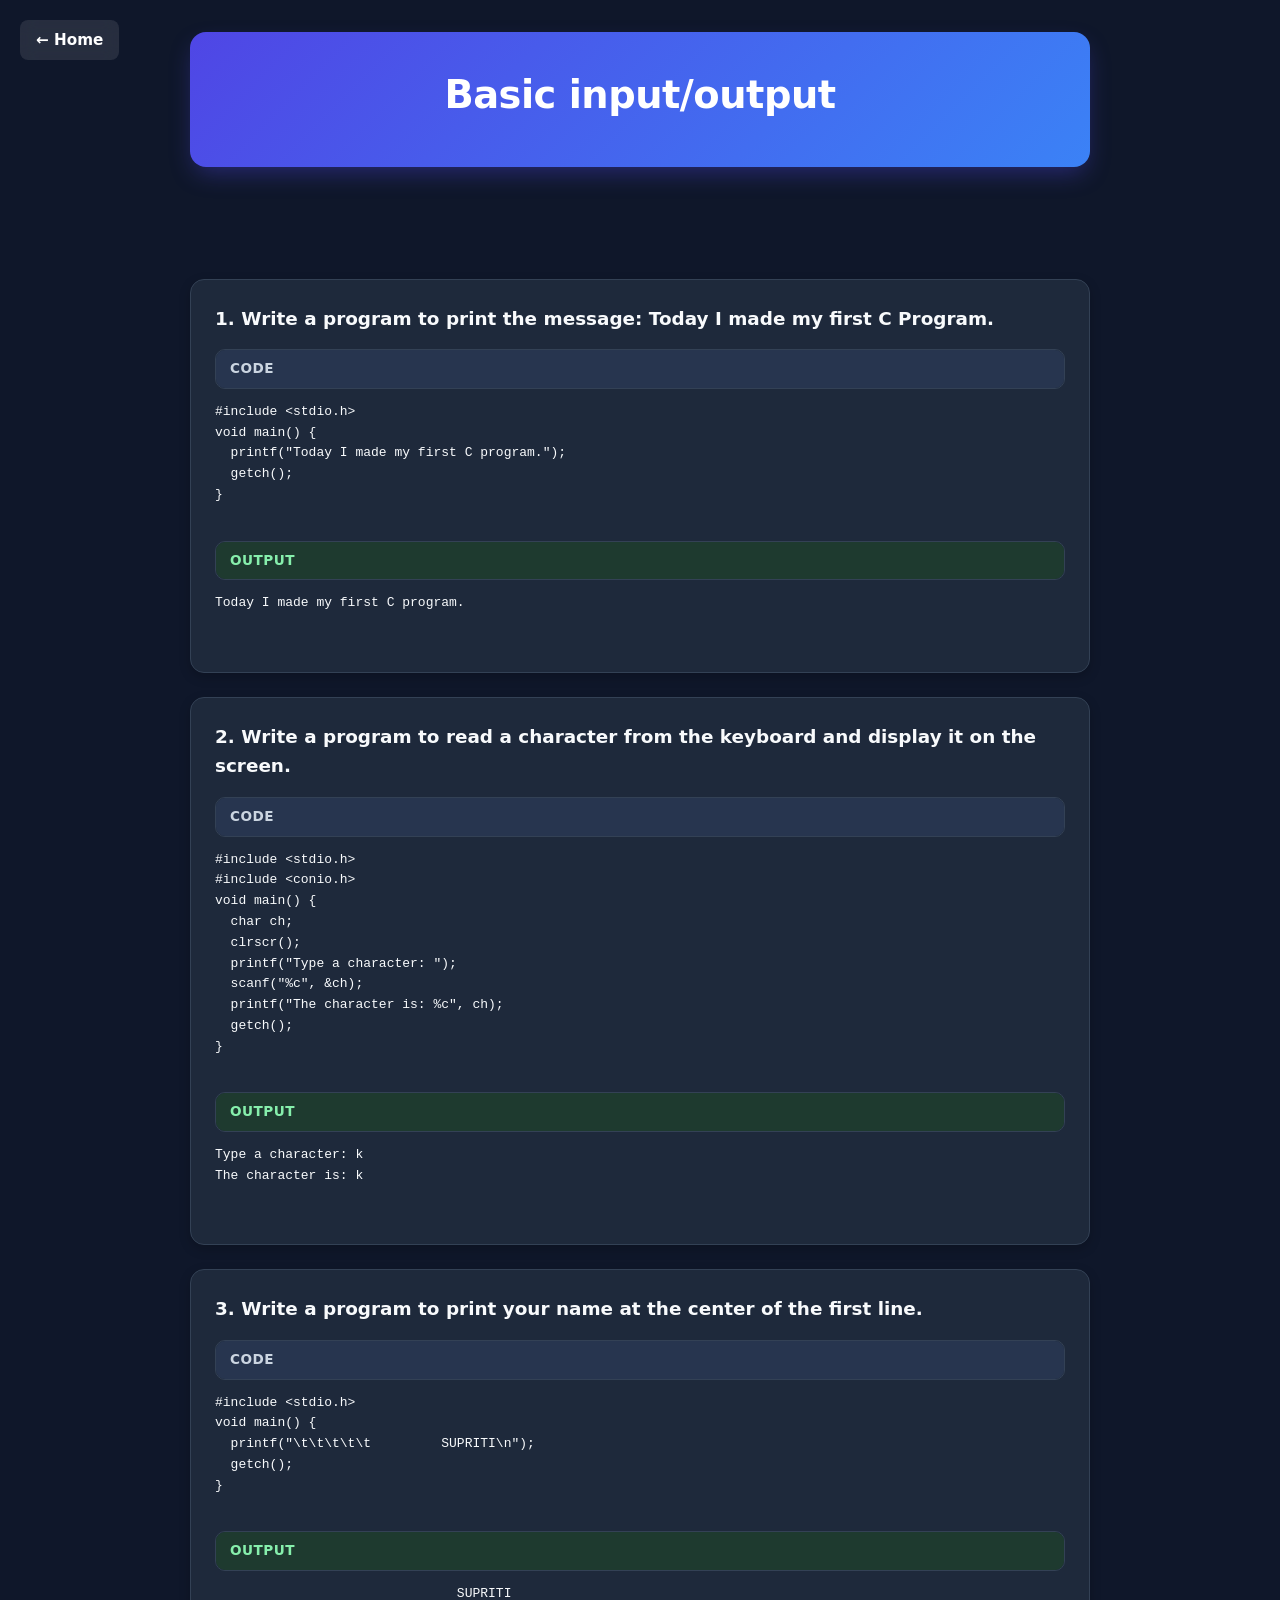
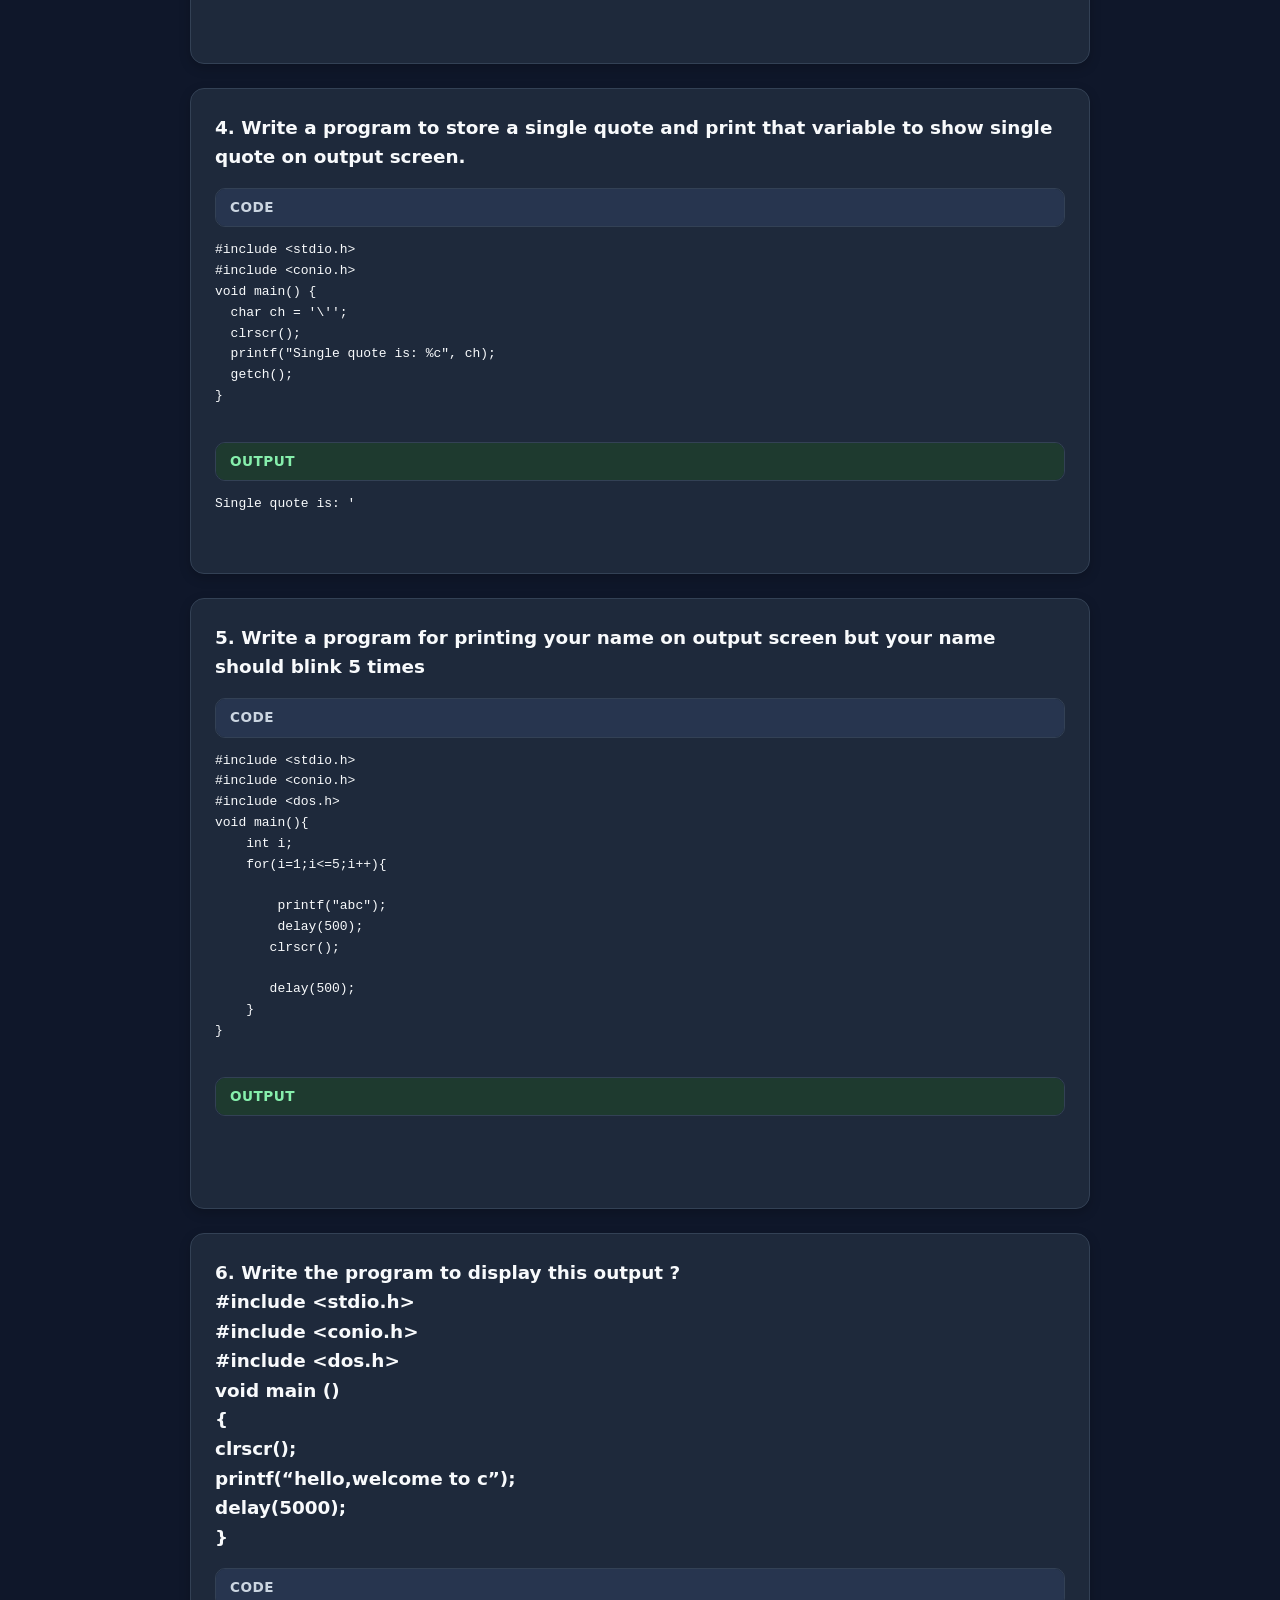
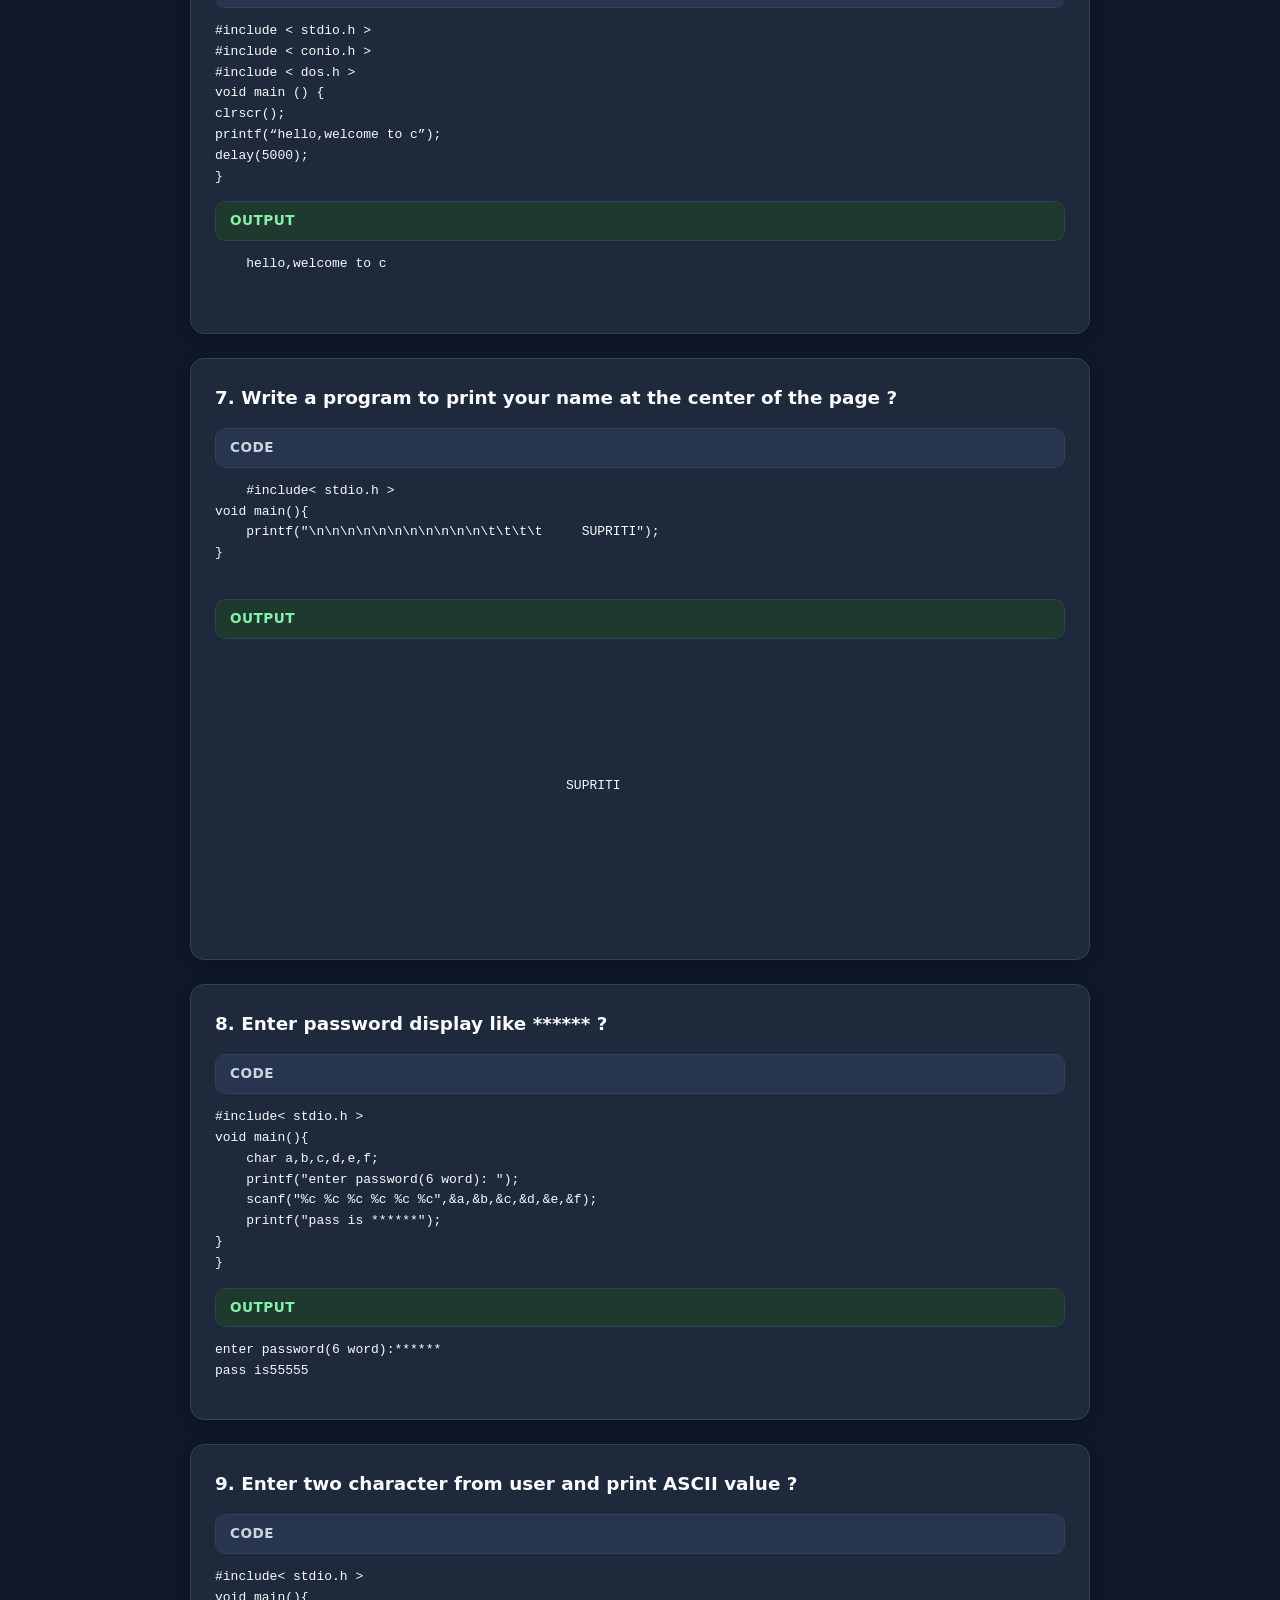
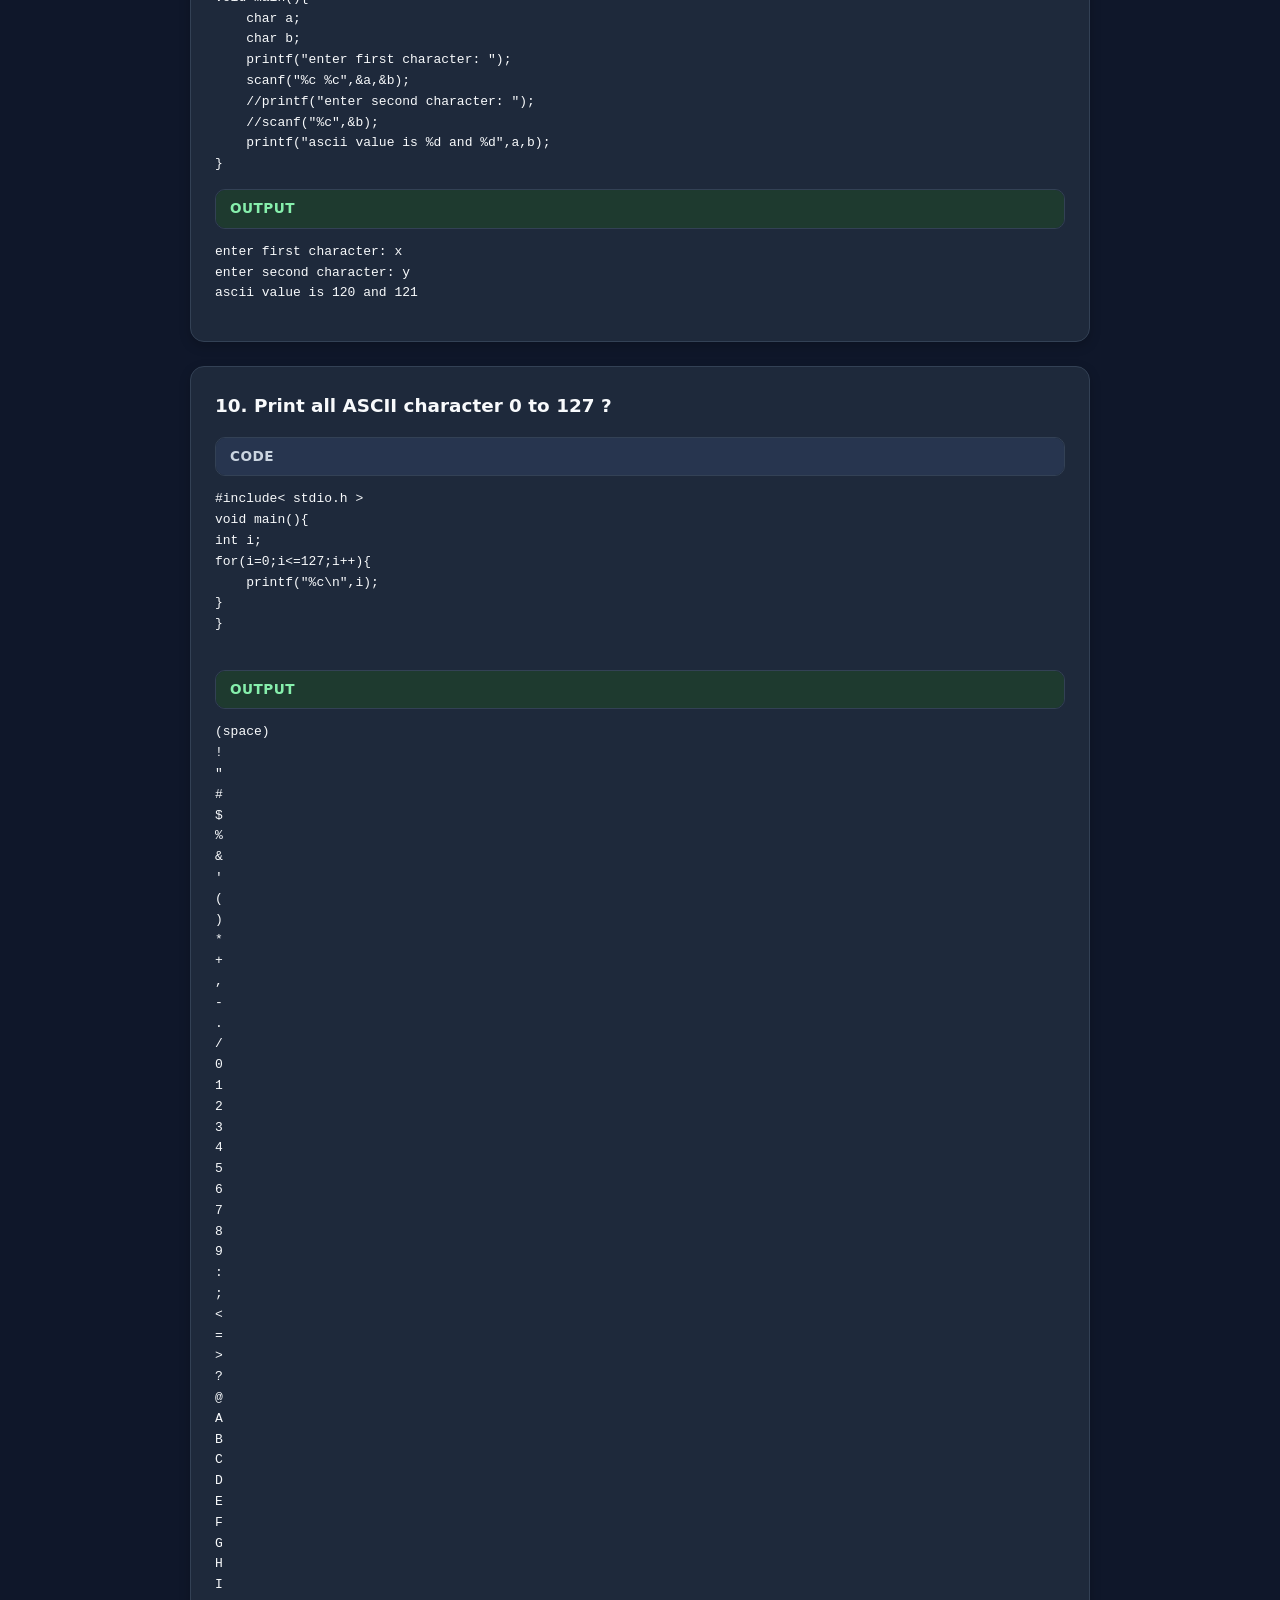
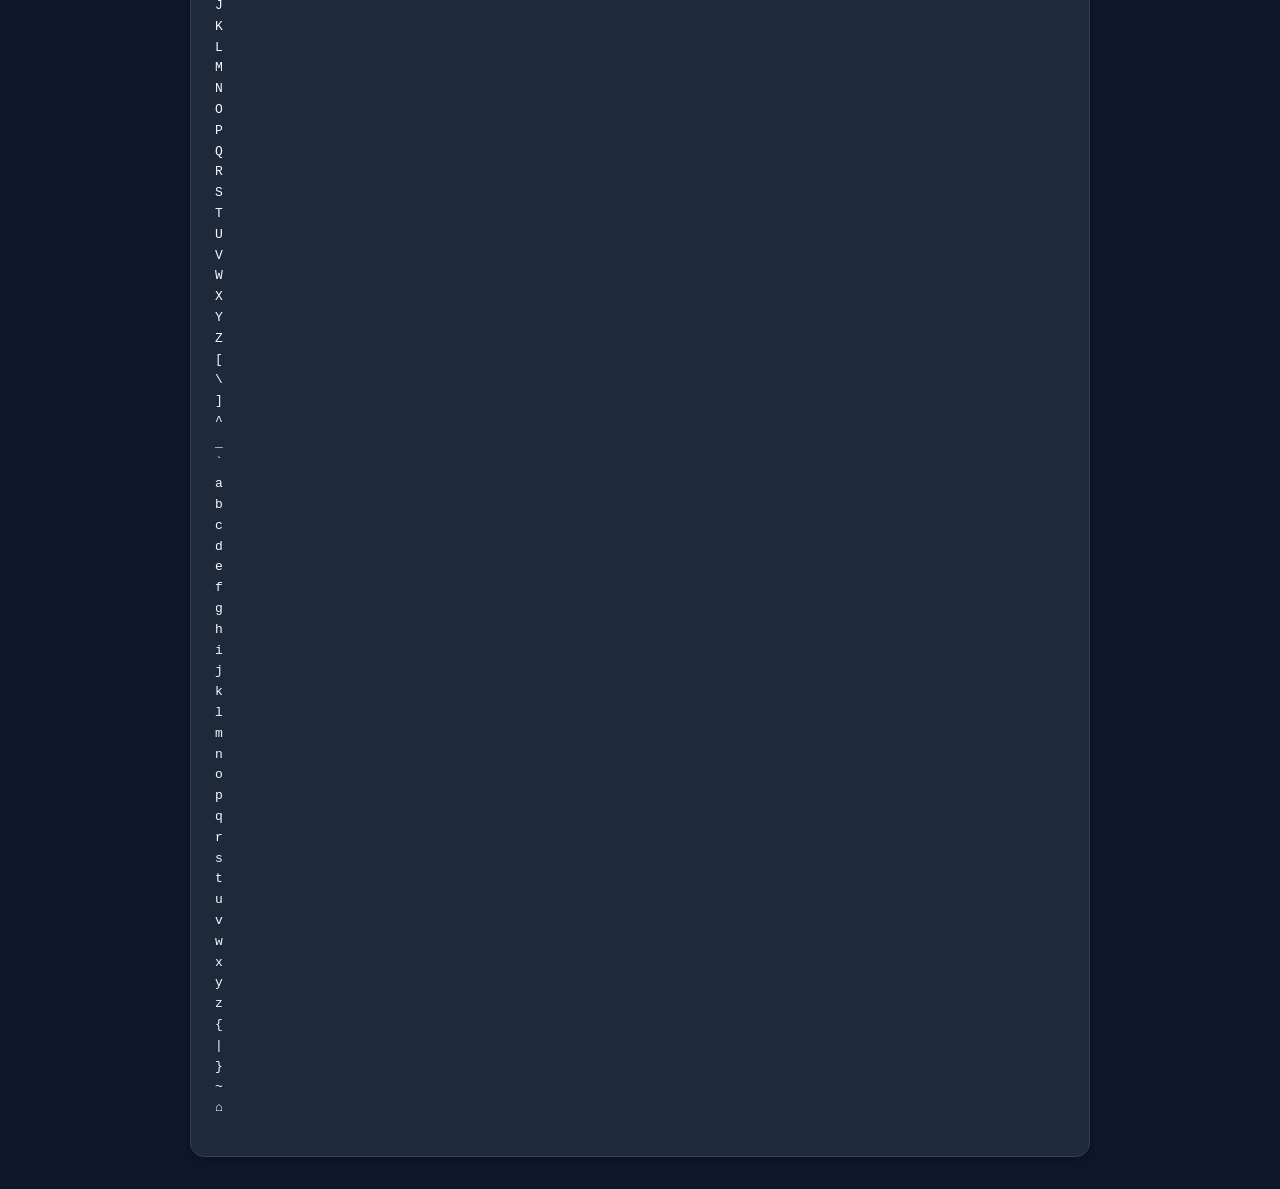
<file: input,output.HTML>
<html>
 <head>
  <title>
   C CODE HUB
  </title>
  <link href="style.css" rel="stylesheet"/>
 </head>
 <body class="topic-page">
  <header class="site-header">
   <a class="home-link" href="index.html">
    ← Home
   </a>
   <h1 class="page-title">
    Basic input/output
   </h1>
  </header>
  <main class="content">
   <br/>
   <br/>
   <!--1st-->
   <section class="question-card">
    <div class="question-title">
     <h2 class="question-heading">
      1. Write a program to print the message: Today I made my first C Program.
     </h2>
    </div>
    <div class="code-panel">
     <div class="panel-label">
      Code
     </div>
    </div>
    <pre>
#include &lt;stdio.h&gt;
void main() {
  printf("Today I made my first C program.");
  getch();
}
    </pre>
    <div class="output-panel">
     <div class="panel-label">
      Output
     </div>
    </div>
    <pre>
Today I made my first C program.
    </pre>
    <!--2nd-->
   </section>
   <section class="question-card">
    <div class="question-title">
     <h2 class="question-heading">
      2. Write a program to read a character from the keyboard and display it on the screen.
     </h2>
    </div>
    <div class="code-panel">
     <div class="panel-label">
      Code
     </div>
    </div>
    <pre>
#include &lt;stdio.h&gt;
#include &lt;conio.h&gt;
void main() {
  char ch;
  clrscr();
  printf("Type a character: ");
  scanf("%c", &amp;ch);
  printf("The character is: %c", ch);
  getch();
}
    </pre>
    <div class="output-panel">
     <div class="panel-label">
      Output
     </div>
    </div>
    <pre>
Type a character: k
The character is: k
    </pre>
    <!--3rd-->
   </section>
   <section class="question-card">
    <div class="question-title">
     <h2 class="question-heading">
      3. Write a program to print your name at the center of the first line.
     </h2>
    </div>
    <div class="code-panel">
     <div class="panel-label">
      Code
     </div>
    </div>
    <pre>
#include &lt;stdio.h&gt;
void main() {
  printf("\t\t\t\t\t         SUPRITI\n");
  getch();
}
    </pre>
    <div class="output-panel">
     <div class="panel-label">
      Output
     </div>
    </div>
    <pre>
                               SUPRITI                     
    </pre>
    <!--4th-->
   </section>
   <section class="question-card">
    <div class="question-title">
     <h2 class="question-heading">
      4. Write a program to store a single quote and print that variable to show single quote on output screen.
     </h2>
    </div>
    <div class="code-panel">
     <div class="panel-label">
      Code
     </div>
    </div>
    <pre>
#include &lt;stdio.h&gt;
#include &lt;conio.h&gt;
void main() {
  char ch = '\'';
  clrscr();
  printf("Single quote is: %c", ch);
  getch();
}
    </pre>
    <div class="output-panel">
     <div class="panel-label">
      Output
     </div>
    </div>
    <pre>
Single quote is: '
    </pre>
    <!--5th-->
   </section>
   <section class="question-card">
    <div class="question-title">
     <h2 class="question-heading">
      5. Write a program for printing your name on output screen but your name should blink 5 times
     </h2>
    </div>
    <div class="code-panel">
     <div class="panel-label">
      Code
     </div>
    </div>
    <pre>
#include &lt;stdio.h&gt;
#include &lt;conio.h&gt;
#include &lt;dos.h&gt;
void main(){
    int i;
    for(i=1;i&lt;=5;i++){
     
        printf("abc");
        delay(500);
       clrscr();

       delay(500);
    }
}
    </pre>
    <div class="output-panel">
     <div class="panel-label">
      Output
     </div>
    </div>
    <pre>

    </pre>
    <!--6th-->
   </section>
   <section class="question-card">
    <div class="question-title">
     <h2 class="question-heading">
      6. Write the program to display this output ? <br>#include
      &lt;stdio.h&gt;<br>
       #include
          &lt;conio.h&gt;<br>
        #include
           &lt;dos.h&gt;<br>
         void main ()<br> { <br>clrscr(); <br>printf(“hello,welcome to c”);<br> delay(5000);<br>}<br>
             </h2>
    </div><div class="code-panel">
     <div class="panel-label">
      Code
     </div>
    </div>

    <pre>#include < stdio.h > 
#include < conio.h >
#include < dos.h > 
void main () {
clrscr(); 
printf(“hello,welcome to c”); 
delay(5000);
}</pre>
    <div class="output-panel">
     <div class="panel-label">
      Output
     </div>
    </div>
    <pre>
    hello,welcome to c
    </pre>
    <!--7th-->
   </section>
   <section class="question-card">
    <div class="question-title">
     <h2 class="question-heading">
      7. Write a program to print your name at the center of the page ?
     </h2>
    </div>
    <div class="code-panel">
     <div class="panel-label">
      Code
     </div>
    </div>
    <pre>
    #include< stdio.h >
void main(){
    printf("\n\n\n\n\n\n\n\n\n\n\n\t\t\t\t     SUPRITI");
}
  </pre>
    <div class="output-panel">
     <div class="panel-label">
      Output
     </div>
    </div>
    <pre>






                                             SUPRITI





      </pre>
    <!--8th-->
   </section>
   <section class="question-card">
    <div class="question-title">
     <h2 class="question-heading">
      8. Enter password display like ****** ?
     </h2>
    </div>
    <div class="code-panel">
     <div class="panel-label">
      Code
     </div>
    </div>
    <pre>
#include< stdio.h >
void main(){
    char a,b,c,d,e,f;
    printf("enter password(6 word): ");
    scanf("%c %c %c %c %c %c",&amp;a,&amp;b,&amp;c,&amp;d,&amp;e,&amp;f);
    printf("pass is ******");
}
}
</pre>
    <div class="output-panel">
     <div class="panel-label">
      Output
     </div>
    </div>
    <pre>
enter password(6 word):******
pass is55555
</pre>
    <!--9th-->
   </section>
   <section class="question-card">
    <div class="question-title">
     <h2 class="question-heading">
      9. Enter two character from user and print ASCII value ?
     </h2>
    </div>
    <div class="code-panel">
     <div class="panel-label">
      Code
     </div>
    </div>
    <pre>
#include< stdio.h >
void main(){
    char a;
    char b;
    printf("enter first character: ");
    scanf("%c %c",&amp;a,&amp;b);
    //printf("enter second character: ");
    //scanf("%c",&amp;b);
    printf("ascii value is %d and %d",a,b);
}
</pre>
    <div class="output-panel">
     <div class="panel-label">
      Output
     </div>
    </div>
    <pre>
enter first character: x
enter second character: y
ascii value is 120 and 121
</pre>
    <!--10th-->
   </section>
   <section class="question-card">
    <div class="question-title">
     <h2 class="question-heading">
      10. Print all ASCII character 0 to 127 ?
     </h2>
    </div>
    <div class="code-panel">
     <div class="panel-label">
      Code
     </div>
    </div>
    <pre>
#include< stdio.h >
void main(){
int i;
for(i=0;i&lt;=127;i++){
    printf("%c\n",i);
}
}

</pre>
    <div class="output-panel">
     <div class="panel-label">
      Output
     </div>
    </div>
    <pre>
(space)
!
"
#
$
%
&amp;
'
(
)
*
+
,
-
.
/
0
1
2
3
4
5
6
7
8
9
:
;
&lt;
=
&gt; 
?
@
A
B
C
D
E
F
G
H
I
J
K
L
M
N
O
P
Q
R
S
T
U
V
W
X
Y
Z
[
\
]
^
_
`
a
b
c
d
e
f
g
h
i
j
k
l
m
n
o
p
q
r
s
t
u
v
w
x
y
z
{
|
}
~
⌂
</pre>
   </section>
  </main>
 </body>
</html>
</file>
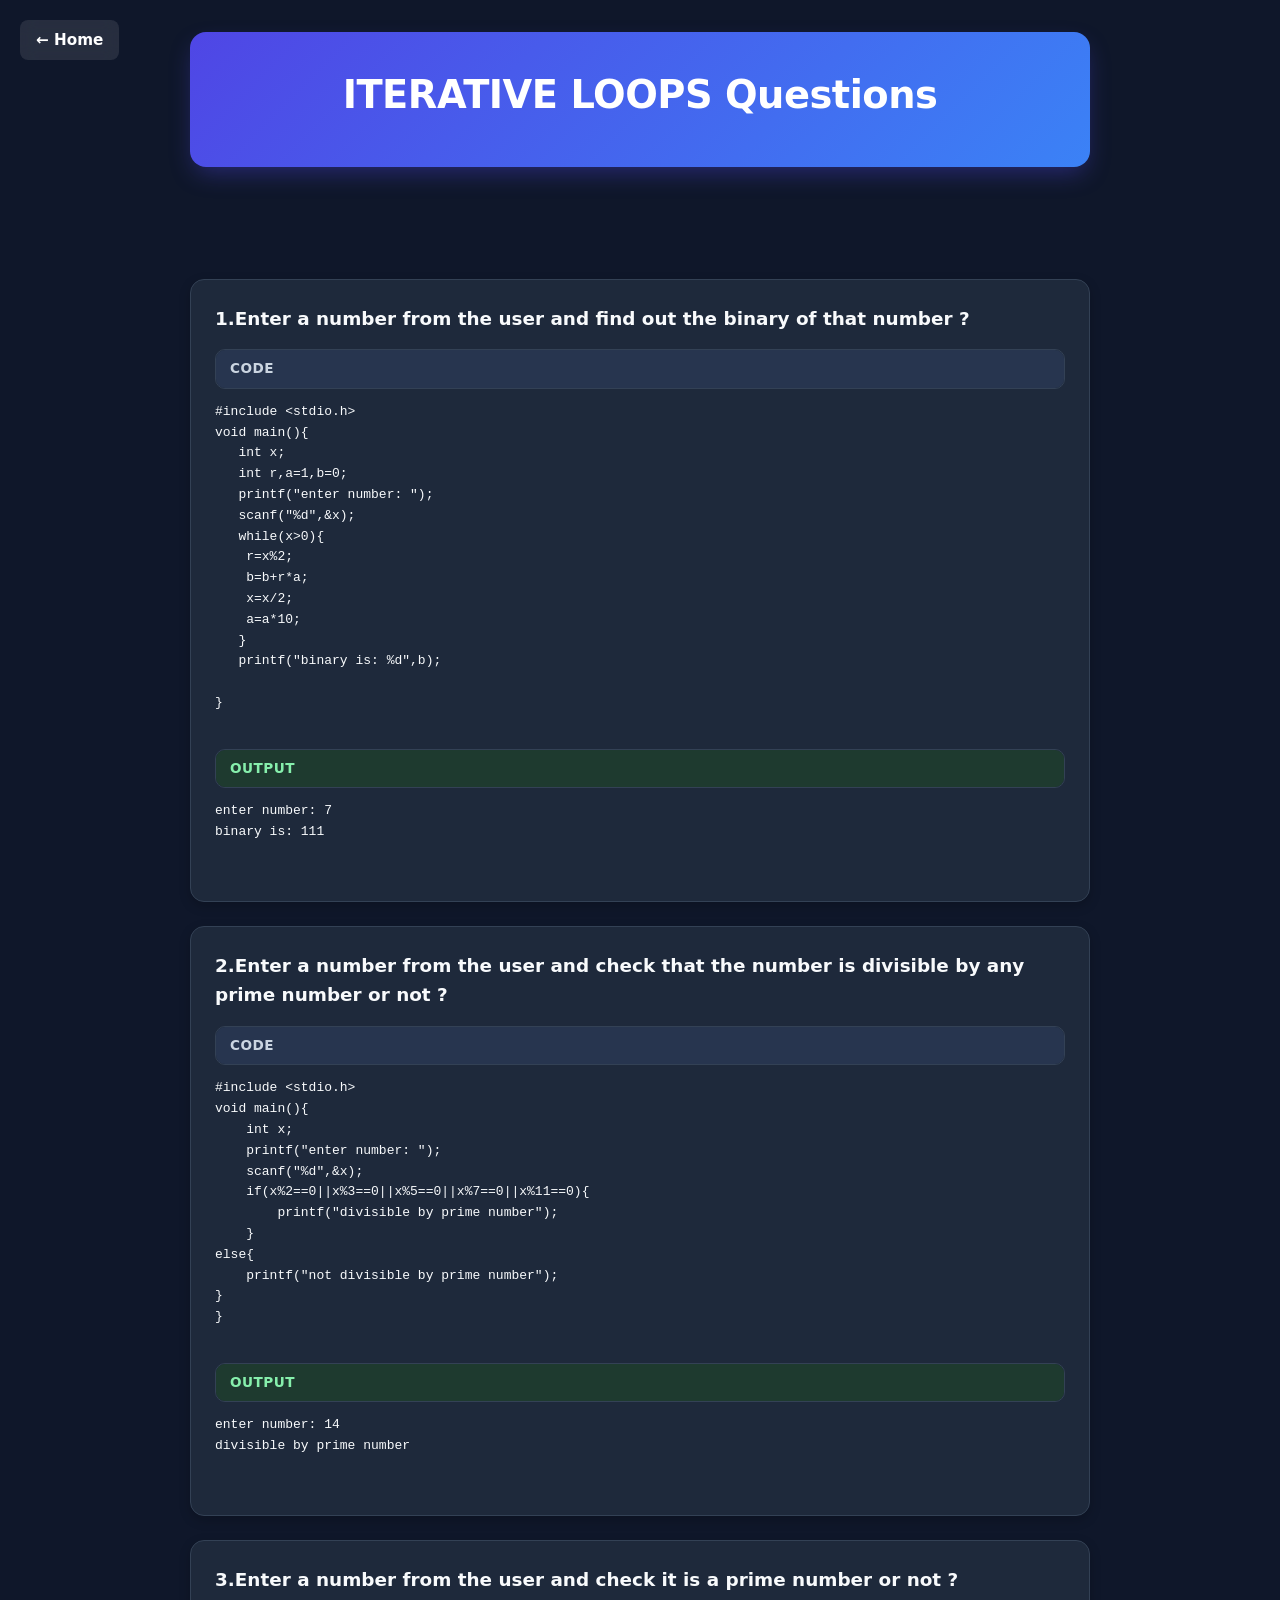
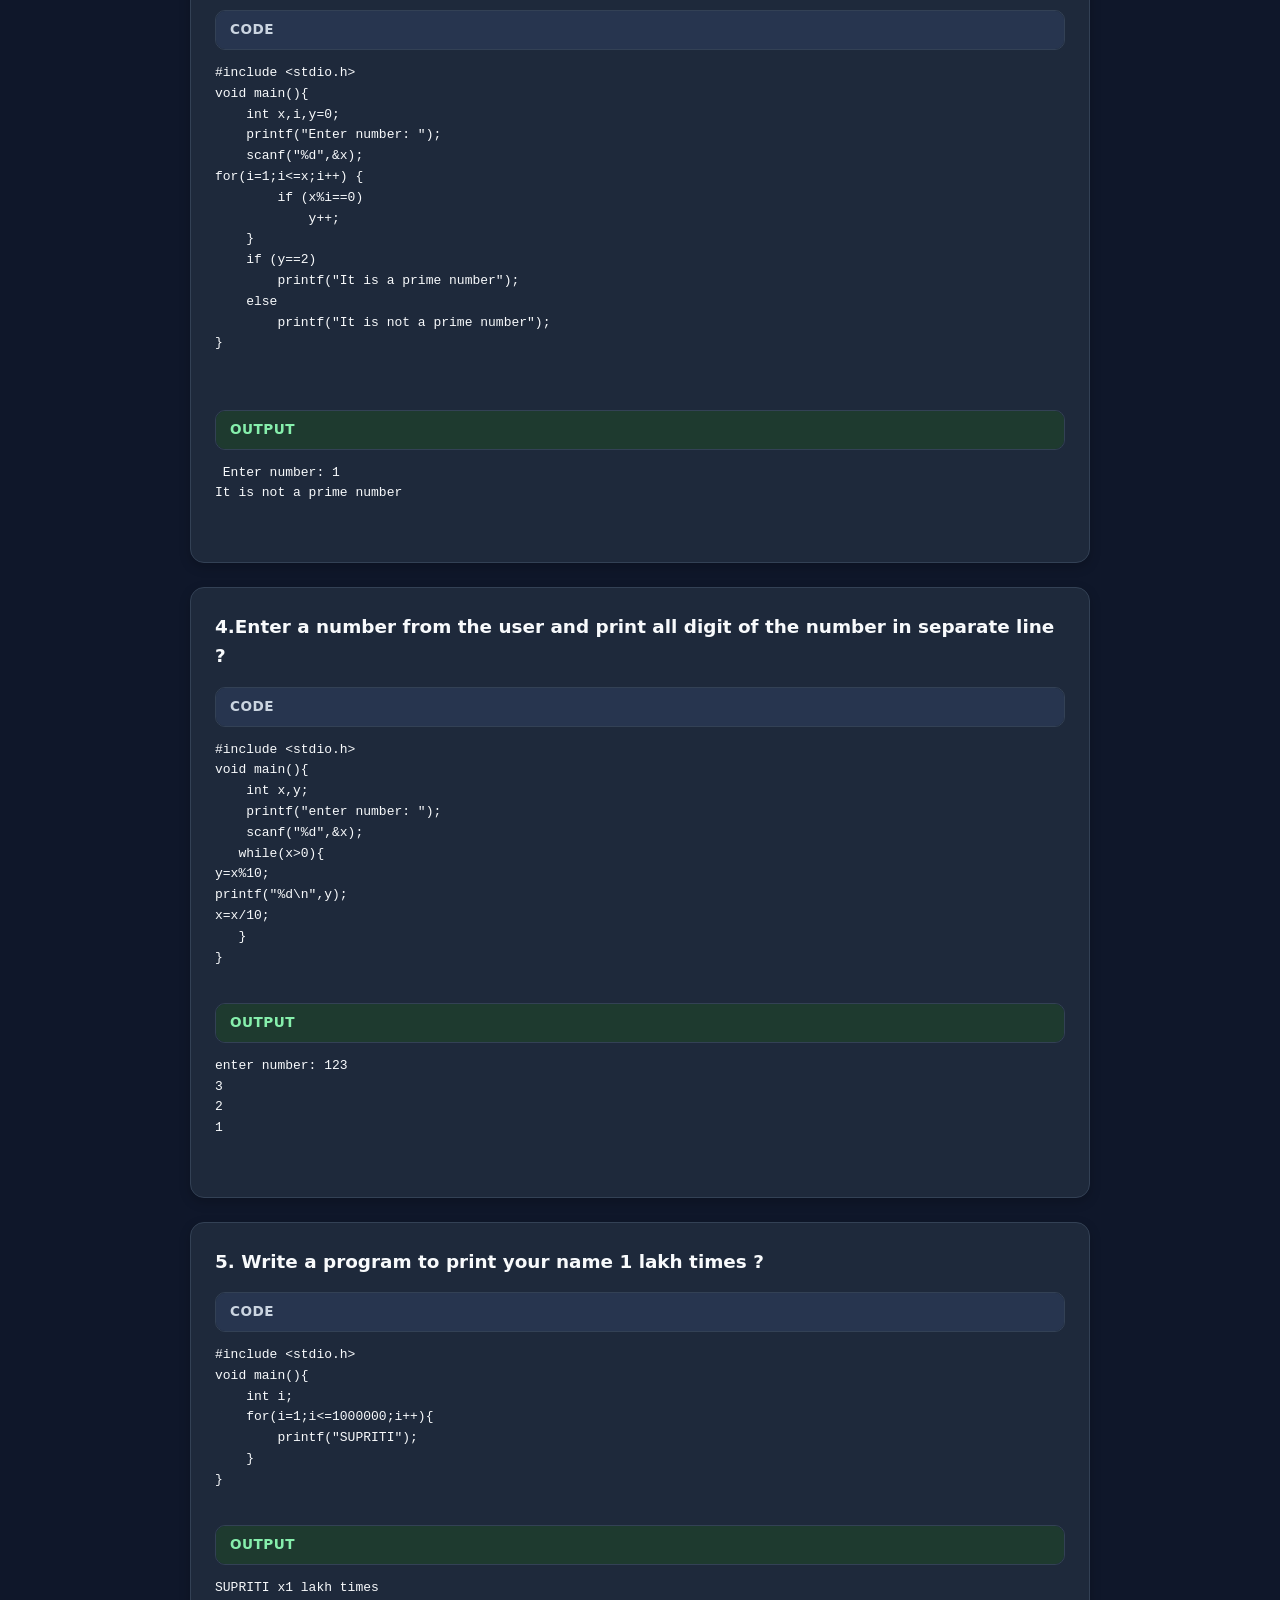
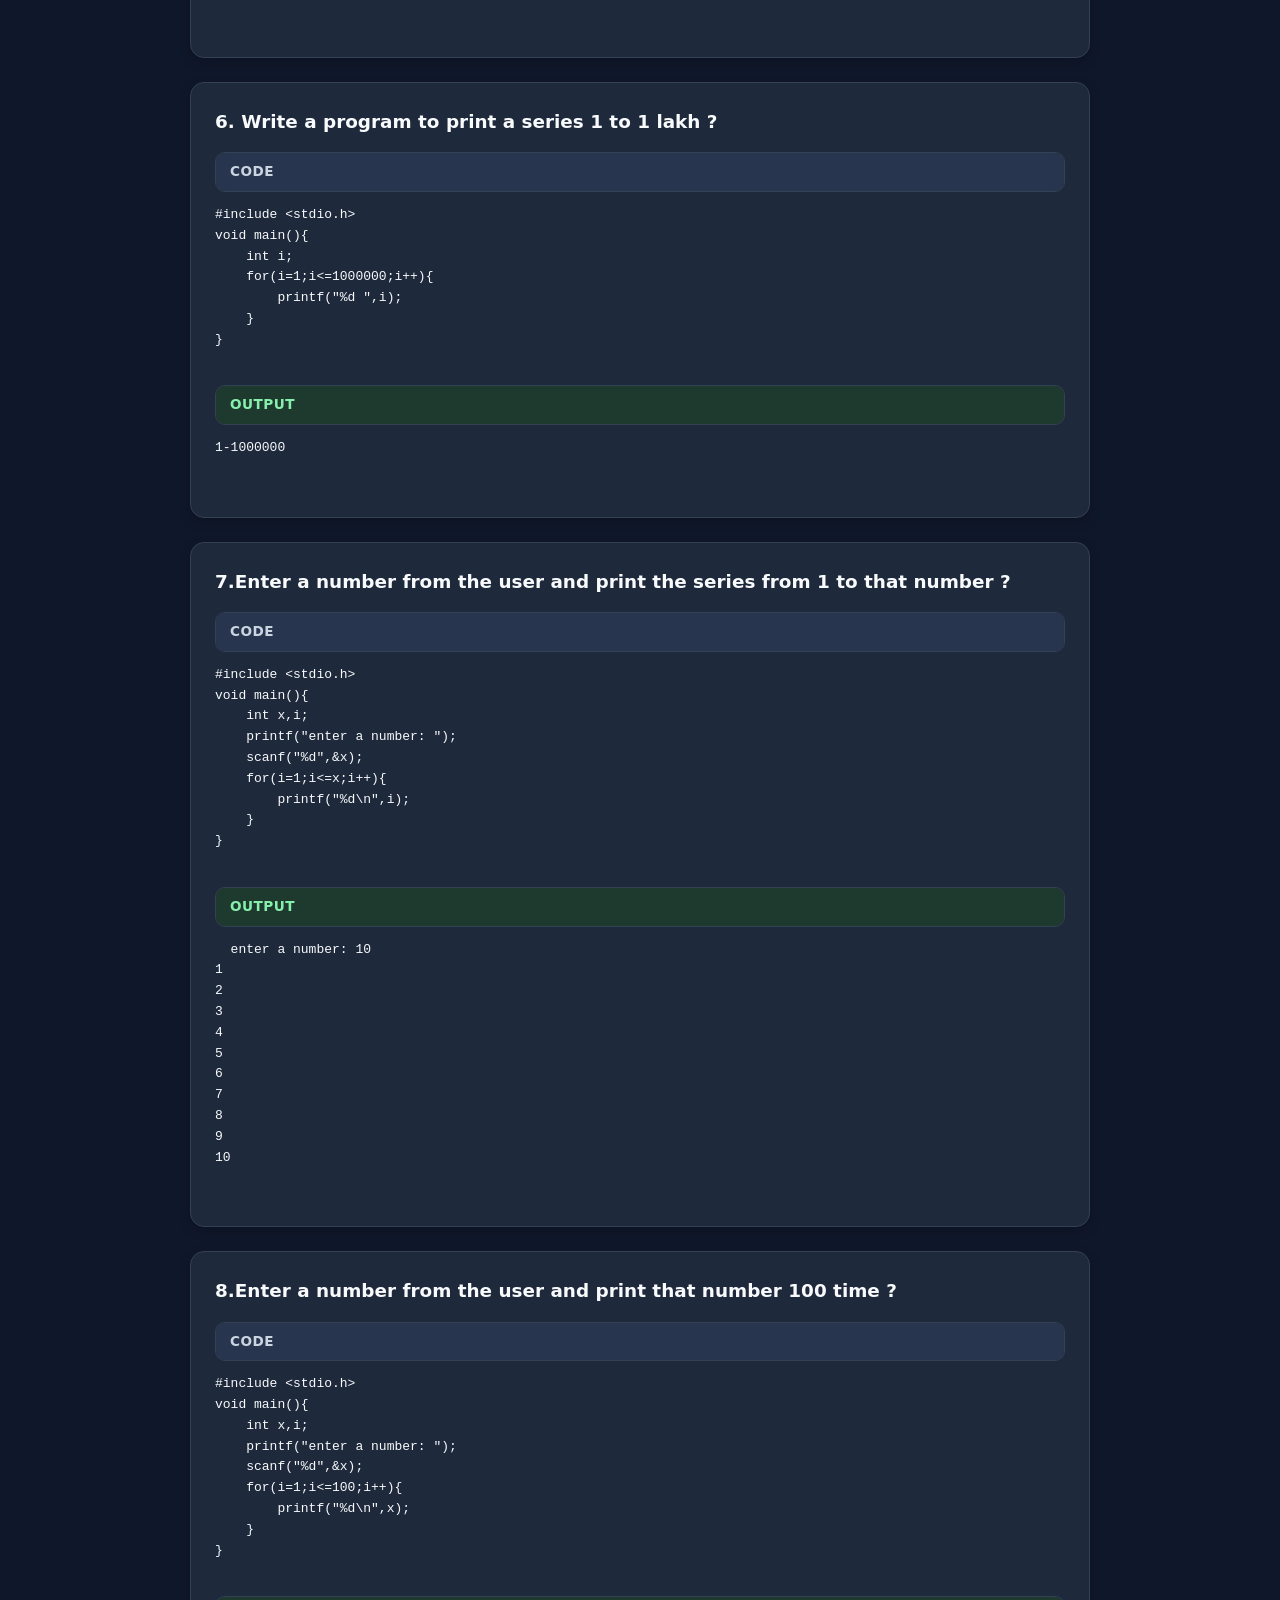
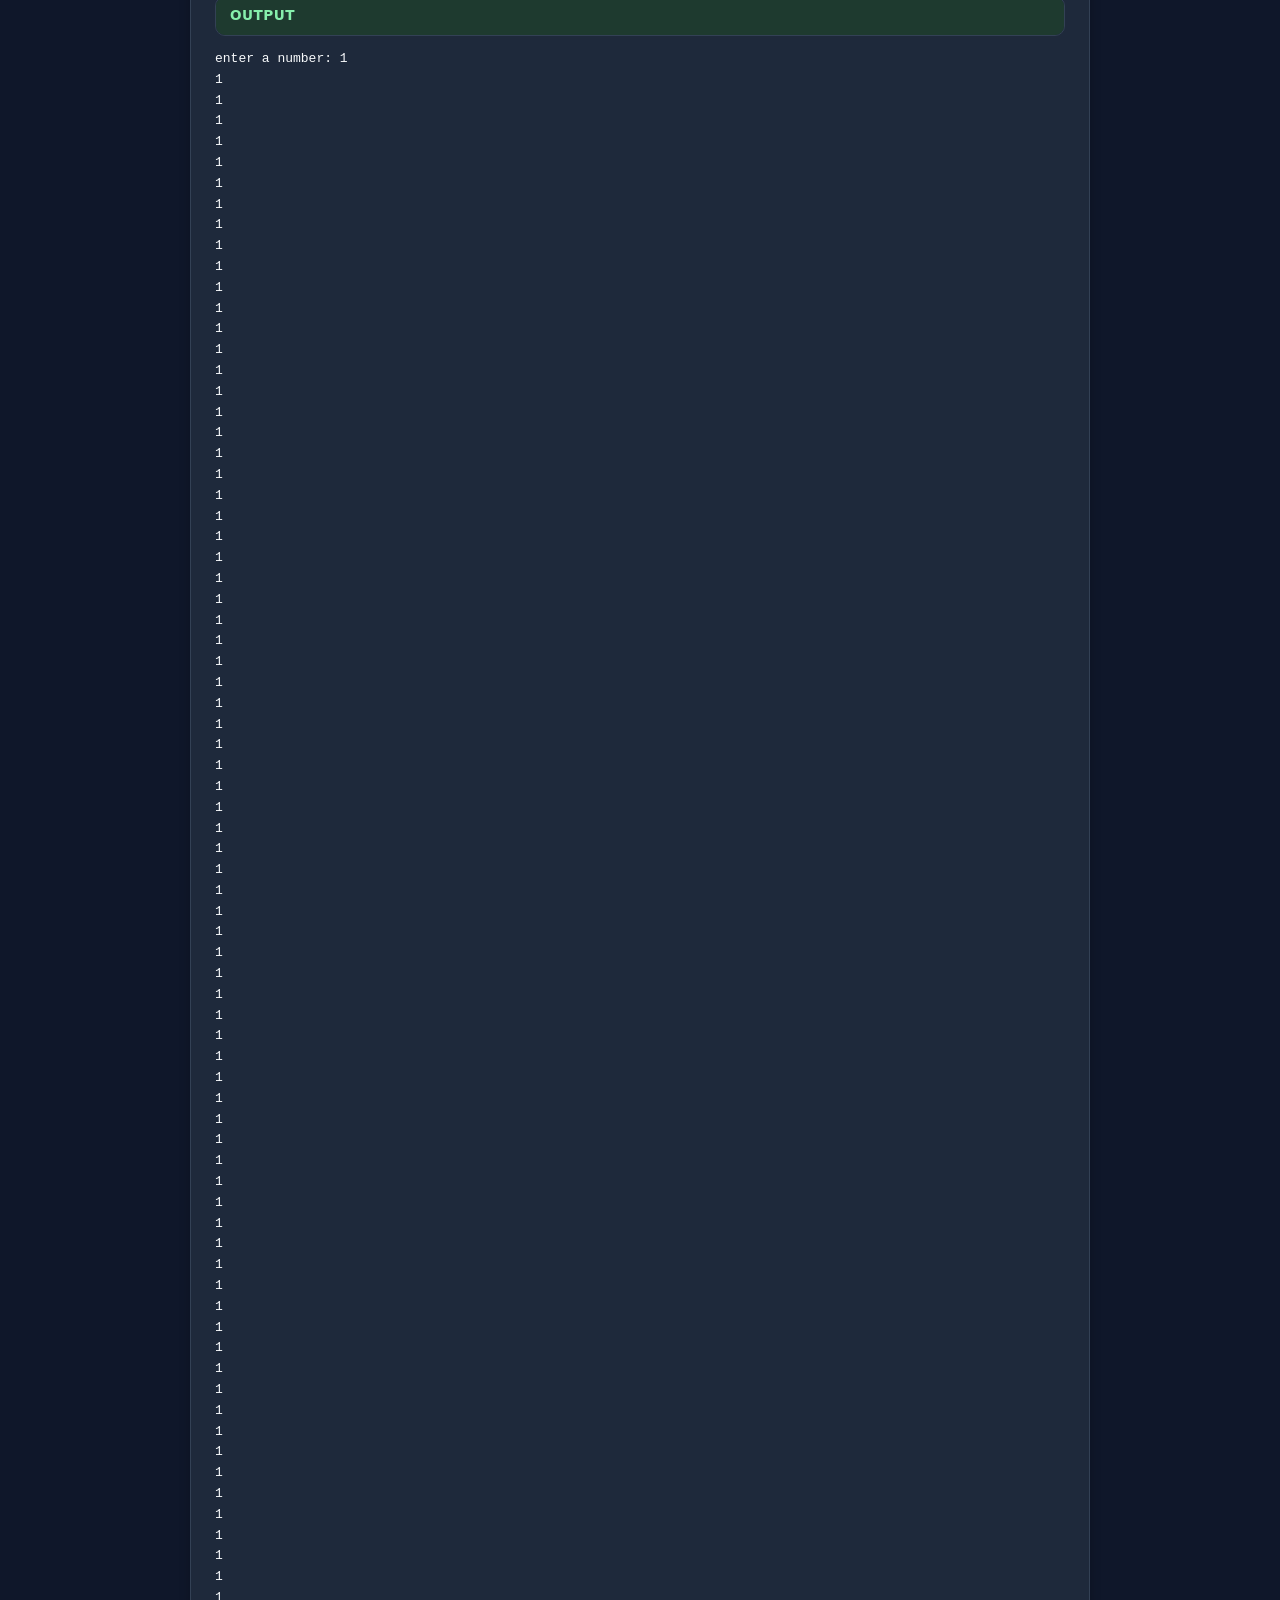
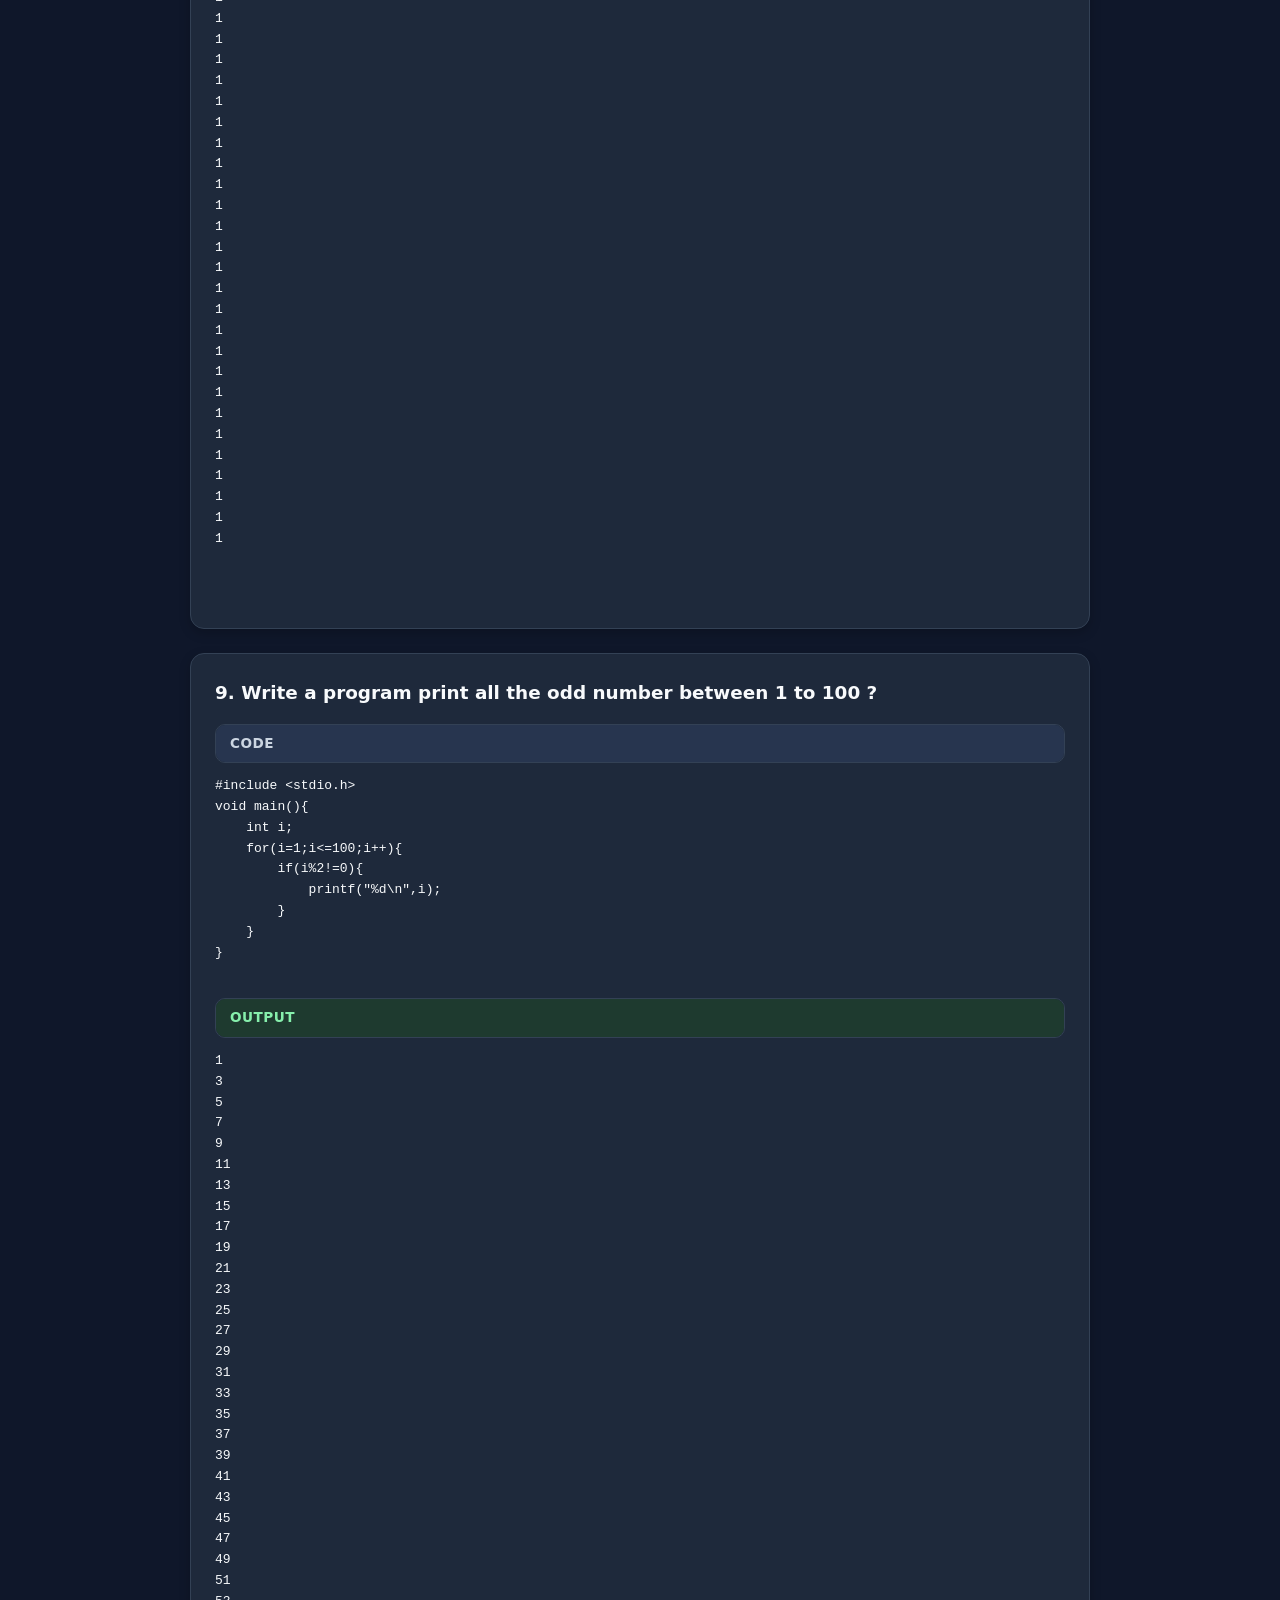
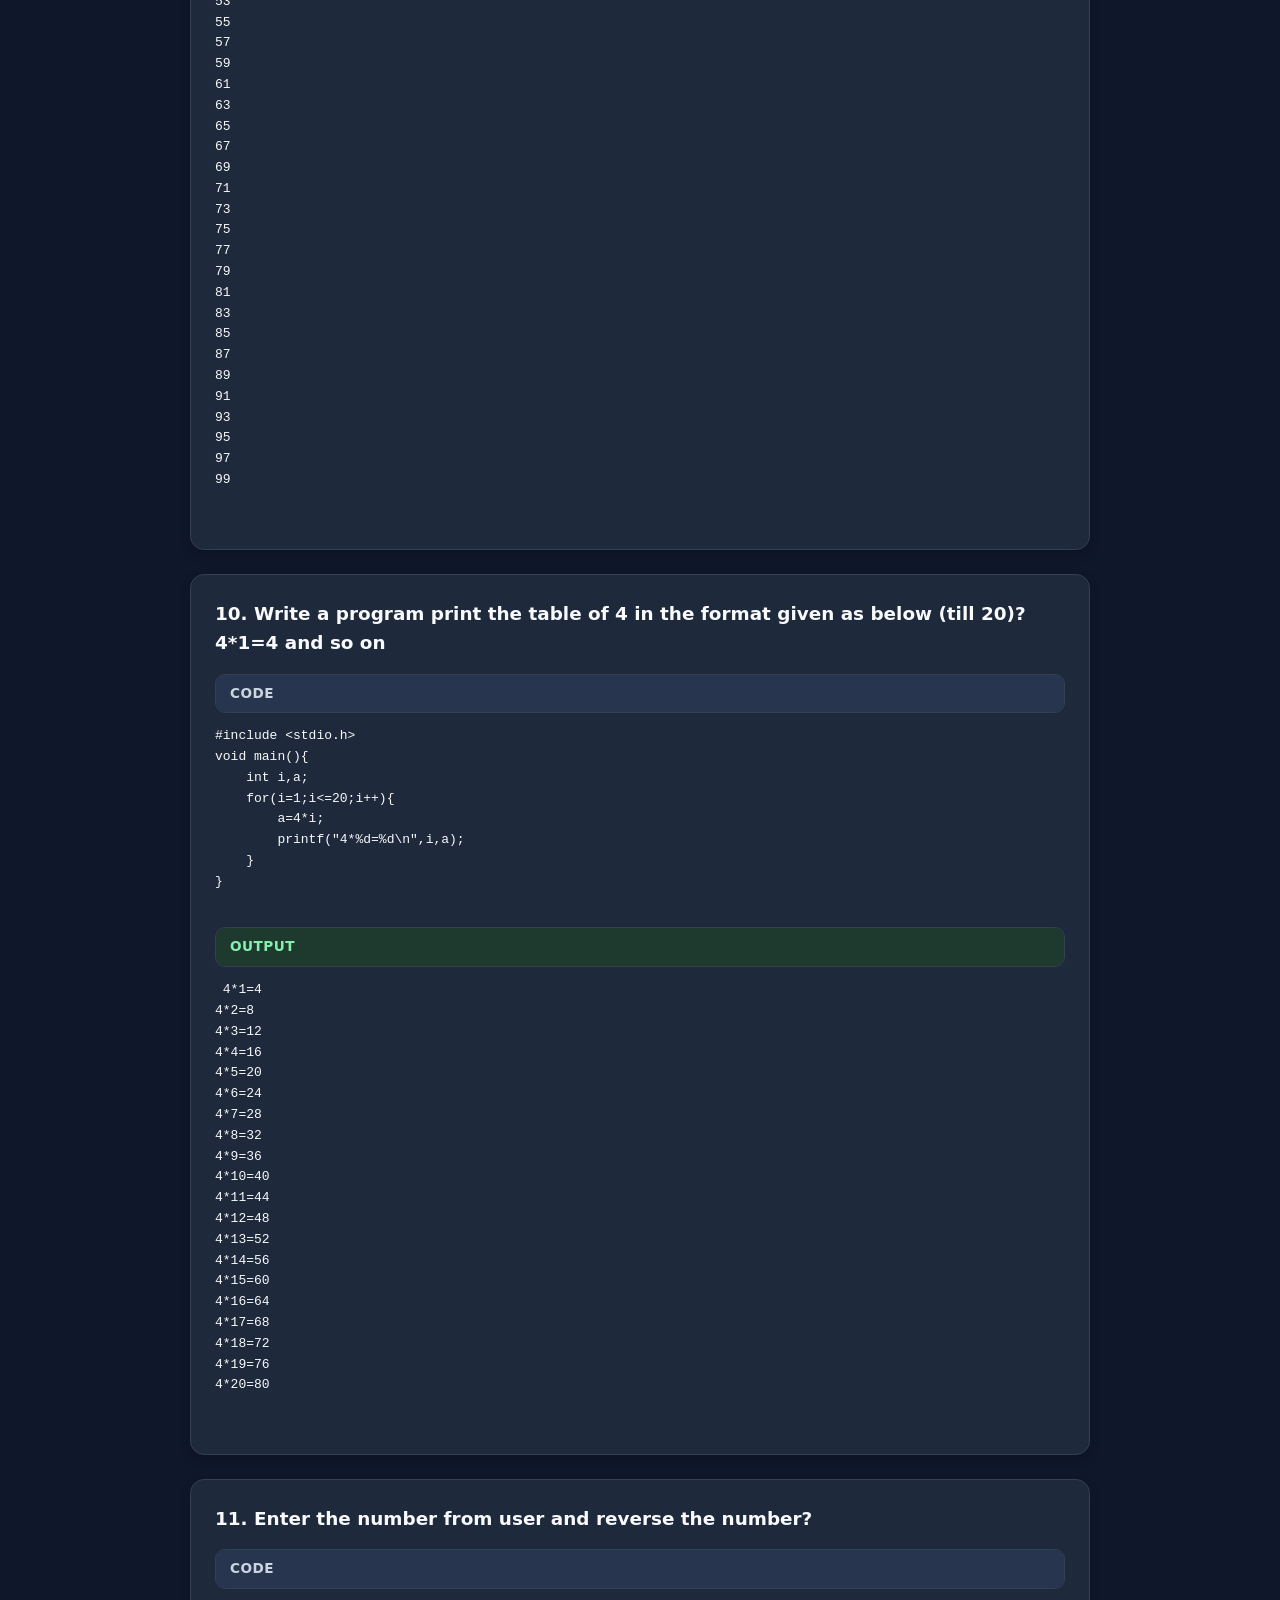
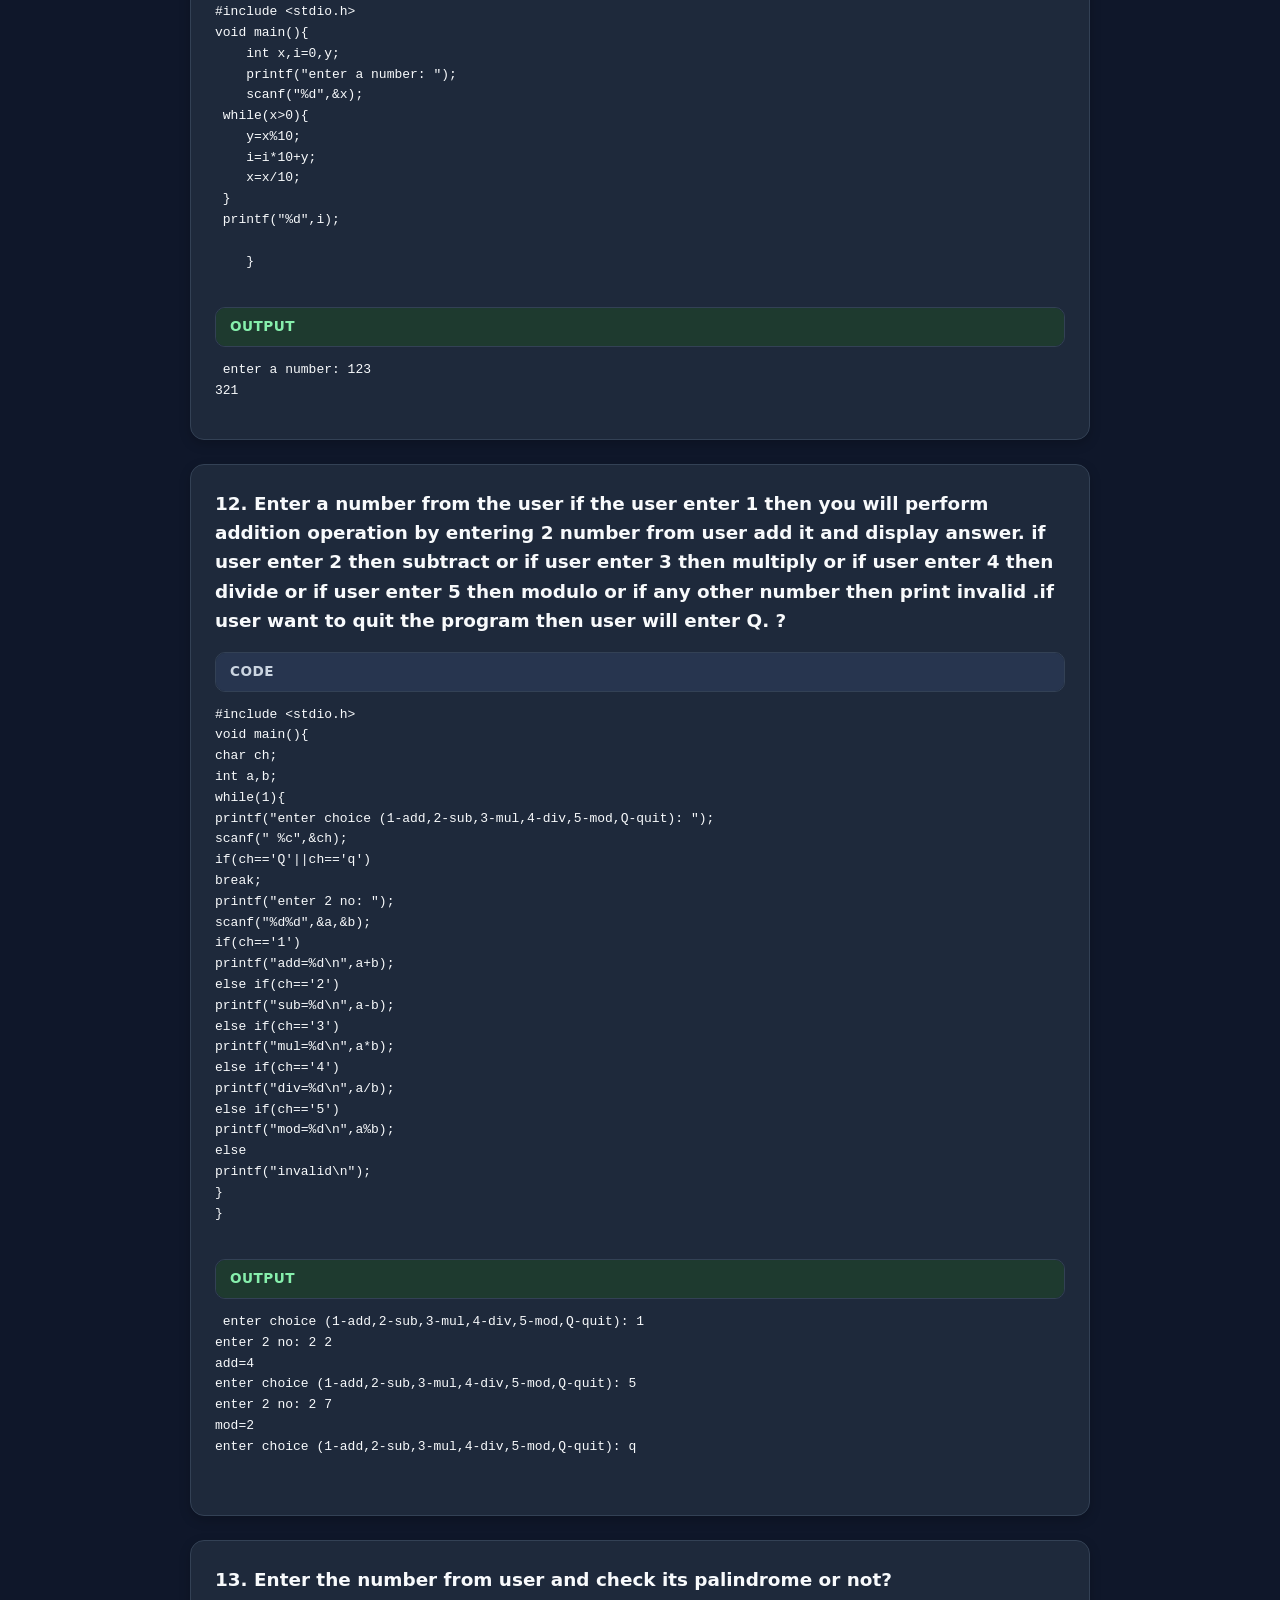
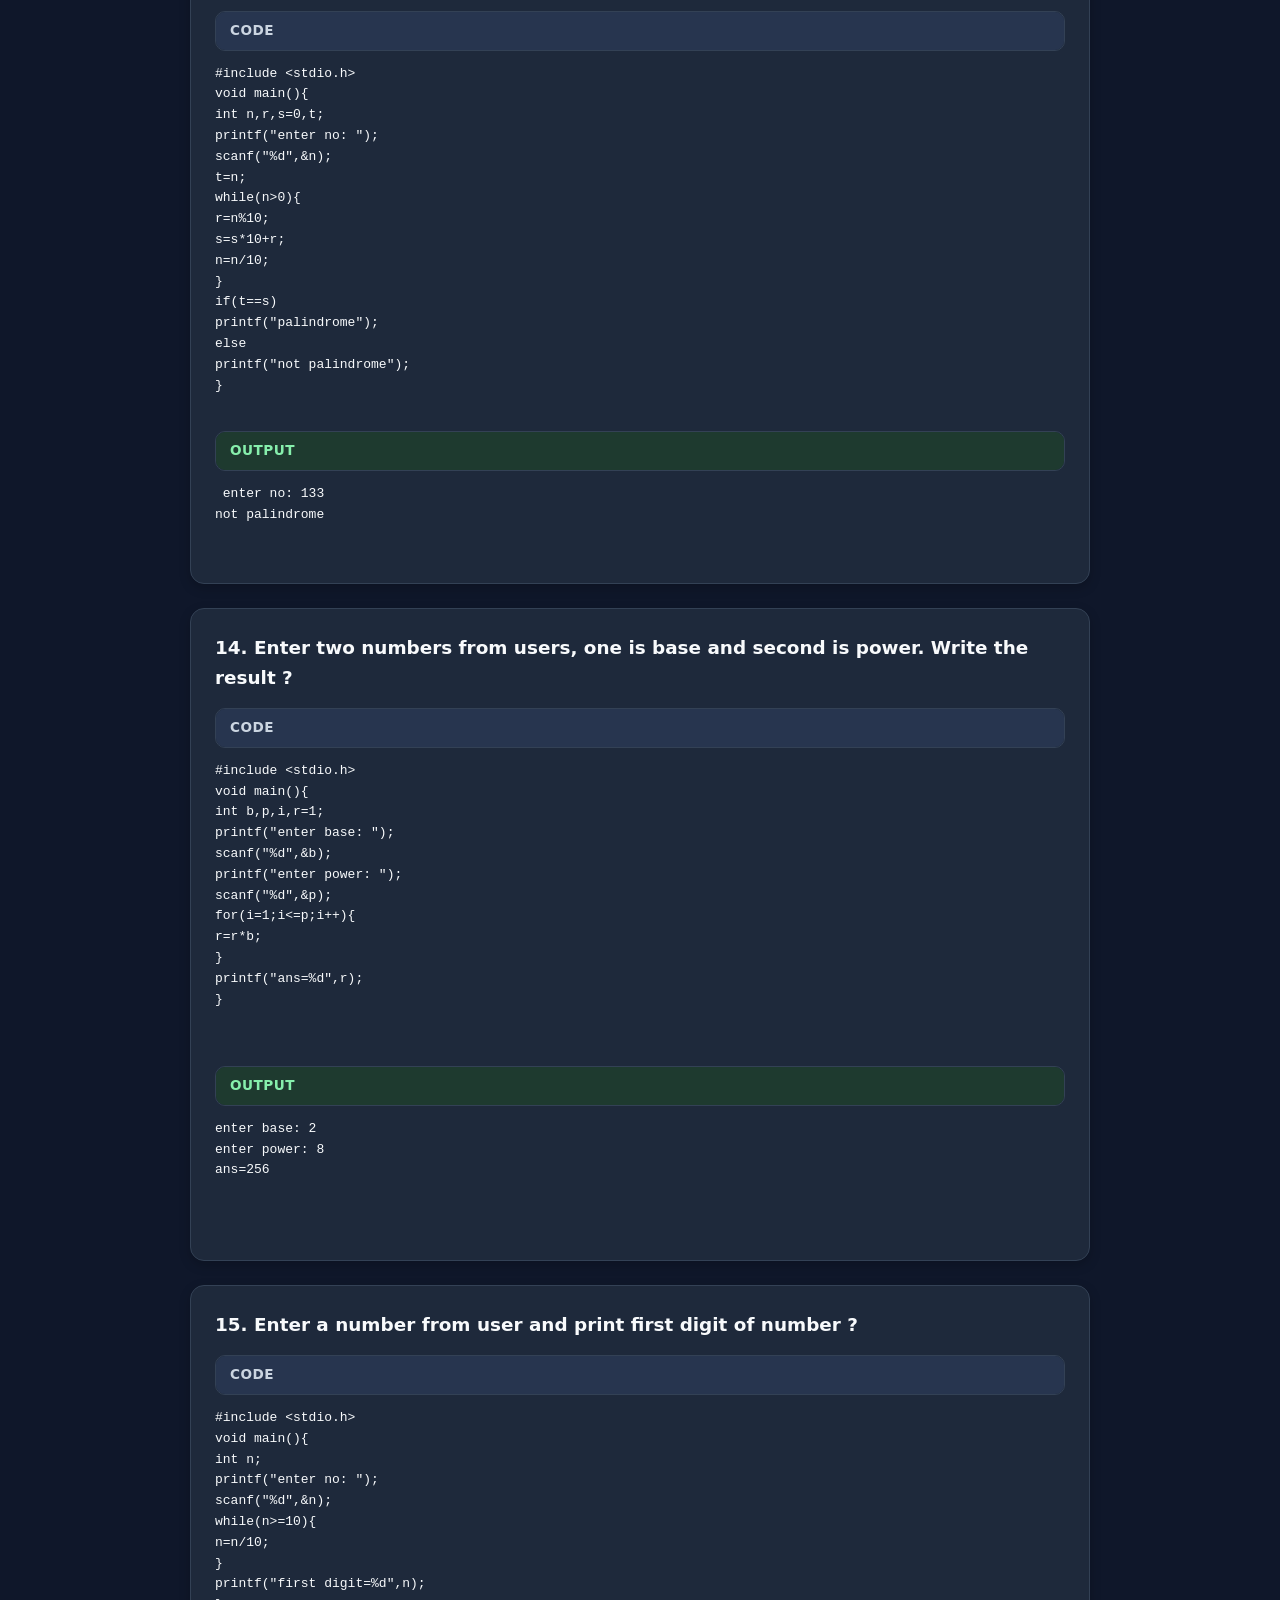
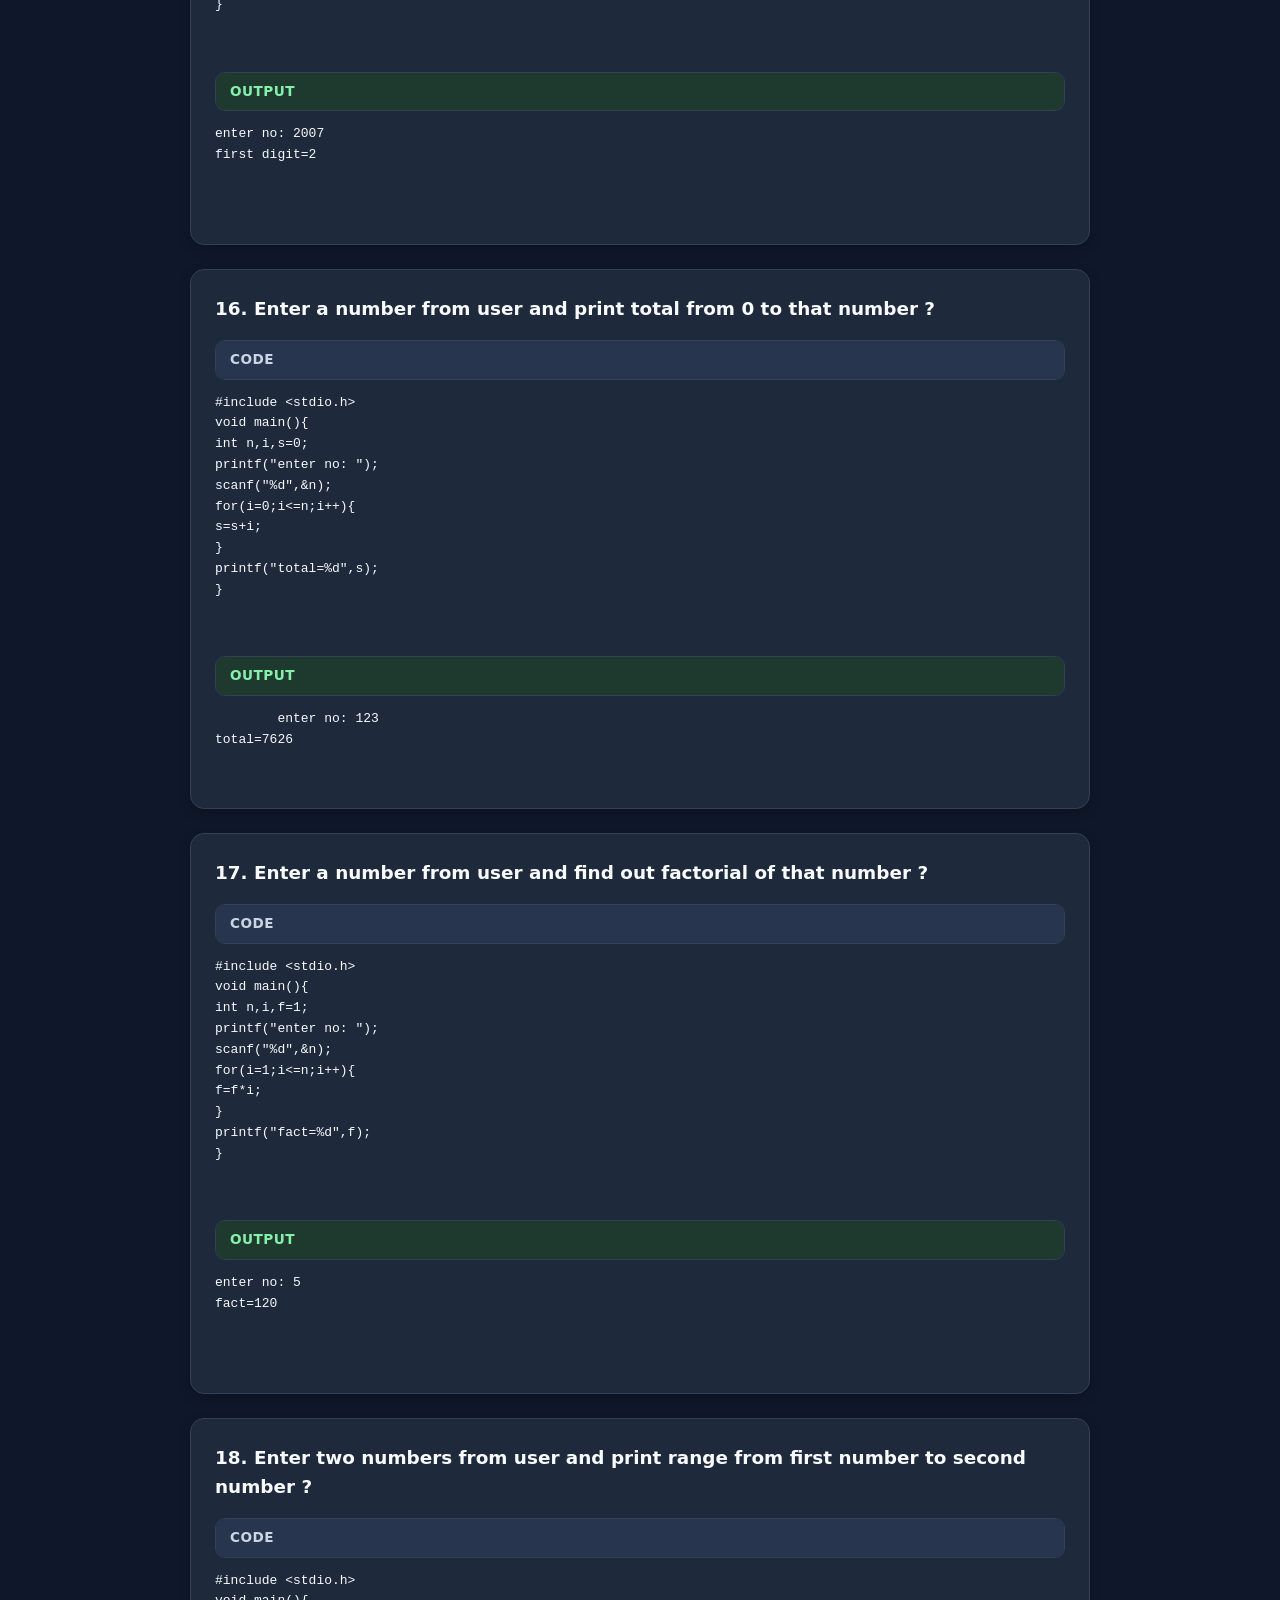
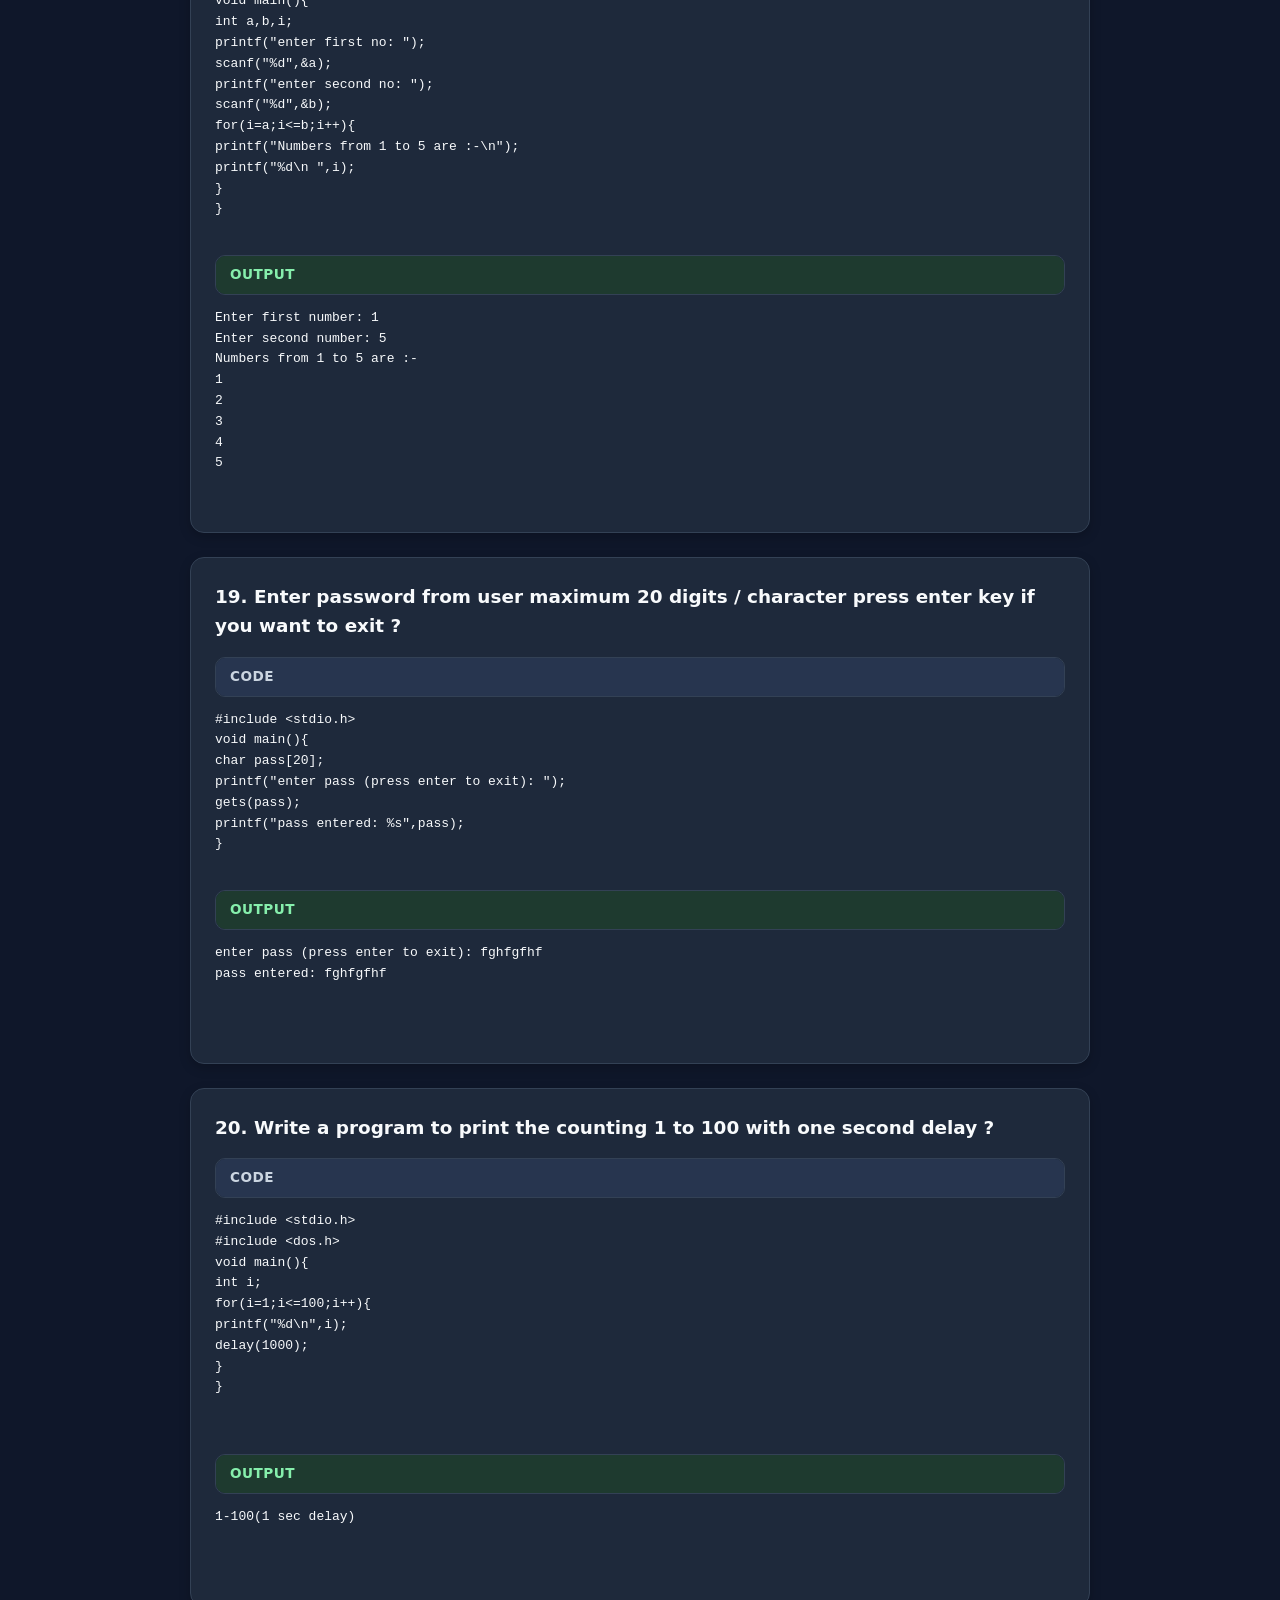
<file: loops.html>
<html>
 <head>
  <title>
   C CODE HUB
  </title>
  <link href="style.css" rel="stylesheet"/>
 </head>
 <body class="topic-page">
  <header class="site-header">
   <a class="home-link" href="index.html">
    ← Home
   </a>
   <h1 class="page-title">
    ITERATIVE LOOPS Questions
   </h1>
  </header>
  <main class="content">
   <br/>
   <br/>
   <section class="question-card">
    <div class="question-title">
     <h2 class="question-heading">
      1.Enter a number from the user and find out the binary of that number ?
     </h2>
    </div>
    <div class="code-panel">
     <div class="panel-label">
      Code
     </div>
    </div>
    <pre>
#include &lt;stdio.h&gt;
void main(){
   int x;
   int r,a=1,b=0;
   printf("enter number: ");
   scanf("%d",&amp;x);
   while(x&gt;0){
    r=x%2;
    b=b+r*a;
    x=x/2;
    a=a*10;
   }
   printf("binary is: %d",b);

}
    </pre>
    <div class="output-panel">
     <div class="panel-label">
      Output
     </div>
    </div>
    <pre>
enter number: 7
binary is: 111
    </pre>
    <!--2nd-->
   </section>
   <section class="question-card">
    <div class="question-title">
     <h2 class="question-heading">
      2.Enter a number from the user and check that the number is divisible by any prime number or not ?
     </h2>
    </div>
    <div class="code-panel">
     <div class="panel-label">
      Code
     </div>
    </div>
    <pre>
#include &lt;stdio.h&gt;
void main(){
    int x;
    printf("enter number: ");
    scanf("%d",&amp;x);
    if(x%2==0||x%3==0||x%5==0||x%7==0||x%11==0){
        printf("divisible by prime number");
    }
else{
    printf("not divisible by prime number");
}
}
    </pre>
    <div class="output-panel">
     <div class="panel-label">
      Output
     </div>
    </div>
    <pre>
enter number: 14
divisible by prime number
    </pre>
    <!--3rd-->
   </section>
   <section class="question-card">
    <div class="question-title">
     <h2 class="question-heading">
      3.Enter a number from the user and check it is a prime number or not ?
     </h2>
    </div>
    <div class="code-panel">
     <div class="panel-label">
      Code
     </div>
    </div>
    <pre>
#include &lt;stdio.h&gt;
void main(){
    int x,i,y=0;
    printf("Enter number: ");
    scanf("%d",&amp;x);
for(i=1;i&lt;=x;i++) {
        if (x%i==0)
            y++;
    }
    if (y==2)
        printf("It is a prime number");
    else
        printf("It is not a prime number");
}

    </pre>
    <div class="output-panel">
     <div class="panel-label">
      Output
     </div>
    </div>
    <pre>
 Enter number: 1
It is not a prime number
    </pre>
    <!--4th-->
   </section>
   <section class="question-card">
    <div class="question-title">
     <h2 class="question-heading">
      4.Enter a number from the user and print all digit of the number in separate line ?
     </h2>
    </div>
    <div class="code-panel">
     <div class="panel-label">
      Code
     </div>
    </div>
    <pre>
#include &lt;stdio.h&gt;
void main(){
    int x,y;
    printf("enter number: ");
    scanf("%d",&amp;x);
   while(x&gt;0){
y=x%10;
printf("%d\n",y);
x=x/10;
   }
}
    </pre>
    <div class="output-panel">
     <div class="panel-label">
      Output
     </div>
    </div>
    <pre>
enter number: 123
3
2
1
    </pre>
    <!--5th-->
   </section>
   <section class="question-card">
    <div class="question-title">
     <h2 class="question-heading">
      5. Write a program to print your name 1 lakh times ?
     </h2>
    </div>
    <div class="code-panel">
     <div class="panel-label">
      Code
     </div>
    </div>
    <pre>
#include &lt;stdio.h&gt;
void main(){
    int i;
    for(i=1;i&lt;=1000000;i++){
        printf("SUPRITI");
    }
}
    </pre>
    <div class="output-panel">
     <div class="panel-label">
      Output
     </div>
    </div>
    <pre>
SUPRITI x1 lakh times
    </pre>
    <!--6th-->
   </section>
   <section class="question-card">
    <div class="question-title">
     <h2 class="question-heading">
      6. Write a program to print a series 1 to 1 lakh ?
     </h2>
    </div>
    <div class="code-panel">
     <div class="panel-label">
      Code
     </div>
    </div>
    <pre>
#include &lt;stdio.h&gt;
void main(){
    int i;
    for(i=1;i&lt;=1000000;i++){
        printf("%d ",i);
    }
}
    </pre>
    <div class="output-panel">
     <div class="panel-label">
      Output
     </div>
    </div>
    <pre>
1-1000000
    </pre>
    <!--7th-->
   </section>
   <section class="question-card">
    <div class="question-title">
     <h2 class="question-heading">
      7.Enter a number from the user and print the series from 1 to that number ?
     </h2>
    </div>
    <div class="code-panel">
     <div class="panel-label">
      Code
     </div>
    </div>
    <pre>
#include &lt;stdio.h&gt;
void main(){
    int x,i;
    printf("enter a number: ");
    scanf("%d",&amp;x);
    for(i=1;i&lt;=x;i++){
        printf("%d\n",i);
    }
}
    </pre>
    <div class="output-panel">
     <div class="panel-label">
      Output
     </div>
    </div>
    <pre>
  enter a number: 10
1
2
3
4
5
6
7
8
9
10
    </pre>
    <!--8th-->
   </section>
   <section class="question-card">
    <div class="question-title">
     <h2 class="question-heading">
      8.Enter a number from the user and print that number 100 time ?
     </h2>
    </div>
    <div class="code-panel">
     <div class="panel-label">
      Code
     </div>
    </div>
    <pre>
#include &lt;stdio.h&gt;
void main(){
    int x,i;
    printf("enter a number: ");
    scanf("%d",&amp;x);
    for(i=1;i&lt;=100;i++){
        printf("%d\n",x);
    }
}
    </pre>
    <div class="output-panel">
     <div class="panel-label">
      Output
     </div>
    </div>
    <pre>
enter a number: 1
1
1
1
1
1
1
1
1
1
1
1
1
1
1
1
1
1
1
1
1
1
1
1
1
1
1
1
1
1
1
1
1
1
1
1
1
1
1
1
1
1
1
1
1
1
1
1
1
1
1
1
1
1
1
1
1
1
1
1
1
1
1
1
1
1
1
1
1
1
1
1
1
1
1
1
1
1
1
1
1
1
1
1
1
1
1
1
1
1
1
1
1
1
1
1
1
1
1
1
1

    </pre>
    <!--9th-->
   </section>
   <section class="question-card">
    <div class="question-title">
     <h2 class="question-heading">
      9. Write a program print all the odd number between 1 to 100 ?
     </h2>
    </div>
    <div class="code-panel">
     <div class="panel-label">
      Code
     </div>
    </div>
    <pre>
#include &lt;stdio.h&gt;
void main(){
    int i;
    for(i=1;i&lt;=100;i++){
        if(i%2!=0){
            printf("%d\n",i);
        }
    }
}
    </pre>
    <div class="output-panel">
     <div class="panel-label">
      Output
     </div>
    </div>
    <pre>
1
3
5
7
9
11
13
15
17
19
21
23
25
27
29
31
33
35
37
39
41
43
45
47
49
51
53
55
57
59
61
63
65
67
69
71
73
75
77
79
81
83
85
87
89
91
93
95
97
99
    </pre>
    <!--10th-->
   </section>
   <section class="question-card">
    <div class="question-title">
     <h2 class="question-heading">
      10. Write a program print the table of 4 in the format given as below (till 20)? 4*1=4 and so on
     </h2>
    </div>
    <div class="code-panel">
     <div class="panel-label">
      Code
     </div>
    </div>
    <pre>
#include &lt;stdio.h&gt;
void main(){
    int i,a;
    for(i=1;i&lt;=20;i++){
        a=4*i;
        printf("4*%d=%d\n",i,a);
    }
}
    </pre>
    <div class="output-panel">
     <div class="panel-label">
      Output
     </div>
    </div>
    <pre>
 4*1=4
4*2=8
4*3=12
4*4=16
4*5=20
4*6=24
4*7=28
4*8=32
4*9=36
4*10=40
4*11=44
4*12=48
4*13=52
4*14=56
4*15=60
4*16=64
4*17=68
4*18=72
4*19=76
4*20=80
    </pre>
    <!--11th-->
   </section>
   <section class="question-card">
    <div class="question-title">
     <h2 class="question-heading">
      11. Enter the number from user and reverse the number?
     </h2>
    </div>
    <div class="code-panel">
     <div class="panel-label">
      Code
     </div>
    </div>
    <pre>
#include &lt;stdio.h&gt;
void main(){
    int x,i=0,y;
    printf("enter a number: ");
    scanf("%d",&amp;x);
 while(x&gt;0){
    y=x%10;
    i=i*10+y;
    x=x/10;
 }
 printf("%d",i);

    }
    </pre>
    <div class="output-panel">
     <div class="panel-label">
      Output
     </div>
    </div>
    <pre>
 enter a number: 123
321
</section>

<section class="question-card">
    <div class="question-title">
     <h2 class="question-heading">


12. Enter a number from the user if the user enter 1 then you will perform addition operation by entering 2 number from user add it and
   display answer. if user enter 2 then subtract or if user enter 3 then multiply or if user enter 4 then divide or if user enter 5 then modulo 
   or if any other number then print invalid .if user want to quit the program then user will enter Q. ?
 </h2>
    </div>
    <div class="code-panel">
     <div class="panel-label">
      Code
     </div>
    </div>
    <pre>
#include &lt;stdio.h&gt;
void main(){
char ch;
int a,b;
while(1){
printf("enter choice (1-add,2-sub,3-mul,4-div,5-mod,Q-quit): ");
scanf(" %c",&amp;ch);
if(ch=='Q'||ch=='q')
break;
printf("enter 2 no: ");
scanf("%d%d",&amp;a,&amp;b);
if(ch=='1')
printf("add=%d\n",a+b);
else if(ch=='2')
printf("sub=%d\n",a-b);
else if(ch=='3')
printf("mul=%d\n",a*b);
else if(ch=='4')
printf("div=%d\n",a/b);
else if(ch=='5')
printf("mod=%d\n",a%b);
else
printf("invalid\n");
}
}
    </pre>
    <div class="output-panel">
     <div class="panel-label">
      Output
     </div>
    </div>
    <pre>
 enter choice (1-add,2-sub,3-mul,4-div,5-mod,Q-quit): 1
enter 2 no: 2 2
add=4
enter choice (1-add,2-sub,3-mul,4-div,5-mod,Q-quit): 5
enter 2 no: 2 7
mod=2
enter choice (1-add,2-sub,3-mul,4-div,5-mod,Q-quit): q
    </pre>
</section>

<section class="question-card">
    <div class="question-title">
     <h2 class="question-heading">

13. Enter the number from user and check its palindrome or not?
</h2>
    </div>
    <div class="code-panel">
     <div class="panel-label">
      Code
     </div>
    </div>
    <pre>
#include &lt;stdio.h&gt;
void main(){
int n,r,s=0,t;
printf("enter no: ");
scanf("%d",&amp;n);
t=n;
while(n&gt;0){
r=n%10;
s=s*10+r;
n=n/10;
}
if(t==s)
printf("palindrome");
else
printf("not palindrome");
}
    </pre>
    <div class="output-panel">
     <div class="panel-label">
      Output
     </div>
    </div>
    <pre>
 enter no: 133
not palindrome
    </pre>
</section>

<section class="question-card">
    <div class="question-title">
     <h2 class="question-heading">

14. Enter two numbers from users, one is base and second is power. Write the result ?
 </h2>
    </div>
    <div class="code-panel">
     <div class="panel-label">
      Code
     </div>
    </div>

    <pre>
#include &lt;stdio.h&gt;
void main(){
int b,p,i,r=1;
printf("enter base: ");
scanf("%d",&amp;b);
printf("enter power: ");
scanf("%d",&amp;p);
for(i=1;i&lt;=p;i++){
r=r*b;
}
printf("ans=%d",r);
}

    </pre>
    <div class="output-panel">
     <div class="panel-label">
      Output
     </div>
    </div>

    <pre>
enter base: 2
enter power: 8
ans=256

    </pre>
</section>
<section class="question-card">
    <div class="question-title">
     <h2 class="question-heading">

15. Enter a number from user and print first digit of number ?</h2>
   </h2>
    </div>
    <div class="code-panel">
     <div class="panel-label">
      Code
     </div>
    </div>

    <pre>
#include &lt;stdio.h&gt;
void main(){
int n;
printf("enter no: ");
scanf("%d",&amp;n);
while(n&gt;=10){
n=n/10;
}
printf("first digit=%d",n);
}

    </pre>
   <div class="output-panel">
     <div class="panel-label">
      Output
     </div>
    </div>
    <pre>
enter no: 2007
first digit=2

    </pre>
</section>

<section class="question-card">
    <div class="question-title">
     <h2 class="question-heading">
16. Enter a number from user and print total from 0 to that number ?</h2>
     </h2>
    </div>
    <div class="code-panel">
     <div class="panel-label">
      Code
     </div>
    </div>

    <pre>
#include &lt;stdio.h&gt;
void main(){
int n,i,s=0;
printf("enter no: ");
scanf("%d",&amp;n);
for(i=0;i&lt;=n;i++){
s=s+i;
}
printf("total=%d",s);
}

    </pre>
    <div class="output-panel">
     <div class="panel-label">
      Output
     </div>
    </div>

    <pre>
        enter no: 123
total=7626
    </pre>
</section>
 <section class="question-card">
    <div class="question-title">
     <h2 class="question-heading">
17. Enter a number from user and find out factorial of that number ?
</h2>
    </div>
    <div class="code-panel">
     <div class="panel-label">
      Code
     </div>
    </div>

    <pre>
#include &lt;stdio.h&gt;
void main(){
int n,i,f=1;
printf("enter no: ");
scanf("%d",&amp;n);
for(i=1;i&lt;=n;i++){
f=f*i;
}
printf("fact=%d",f);
}

    </pre>
     <div class="output-panel">
     <div class="panel-label">
      Output
     </div>
    </div>

    <pre>
enter no: 5
fact=120

    </pre>
</section>
<section class="question-card">
    <div class="question-title">
     <h2 class="question-heading">

18. Enter two numbers from user and print range from first number to second number ?
   </h2>
    </div>
    <div class="code-panel">
     <div class="panel-label">
      Code
     </div>
    </div>
 <pre>
#include &lt;stdio.h&gt;
void main(){
int a,b,i;
printf("enter first no: ");
scanf("%d",&amp;a);
printf("enter second no: ");
scanf("%d",&amp;b);
for(i=a;i&lt;=b;i++){
printf("Numbers from 1 to 5 are :-\n");
printf("%d\n ",i);
}
}
    </pre>
    <div class="output-panel">
     <div class="panel-label">
      Output
     </div>
    </div>

    <pre>
Enter first number: 1
Enter second number: 5
Numbers from 1 to 5 are :-
1
2
3
4
5
    </pre>
</section>
<section class="question-card">
    <div class="question-title">
     <h2 class="question-heading">
19. Enter password from user maximum 20 digits / character press enter key if you want to exit ?
    </h2>
    </div>
    <div class="code-panel">
     <div class="panel-label">
      Code
     </div>
    </div>
<pre>
#include &lt;stdio.h&gt;
void main(){
char pass[20];
printf("enter pass (press enter to exit): ");
gets(pass);
printf("pass entered: %s",pass);
}
    </pre>
    <div class="output-panel">
     <div class="panel-label">
      Output
     </div>
    </div>

    <pre>
enter pass (press enter to exit): fghfgfhf
pass entered: fghfgfhf

    </pre>
</section>

<section class="question-card">
    <div class="question-title">
     <h2 class="question-heading">

20. Write a program to print the counting 1 to 100 with one second delay ?
   </h2>
    </div>
    <div class="code-panel">
     <div class="panel-label">
      Code
     </div>
    </div>
  <pre>
#include &lt;stdio.h&gt;
#include &lt;dos.h&gt;
void main(){
int i;
for(i=1;i&lt;=100;i++){
printf("%d\n",i);
delay(1000);    
}
}

    </pre>
   <div class="output-panel">
     <div class="panel-label">
      Output
     </div>
    </div>

    <pre>
1-100(1 sec delay)

    </pre>
</section>
<section class="question-card">
    <div class="question-title">
     <h2 class="question-heading">

21. Write a program to find out the Fibonacci series/ 1 to 100 (like 0 1 1 2 3 5 8 13………..)?
</h2>
    </div>
    <div class="code-panel">
     <div class="panel-label">
      Code
     </div>
    </div>

    <pre>
#include &lt;stdio.h&gt;
void main(){
int a=0,b=1,c;
printf("%d %d ",a,b);
c=a+b;
while(c&lt;=100){
printf("%d ",c);
a=b;
b=c;
c=a+b;
}
}

    </pre>
    <div class="output-panel">
     <div class="panel-label">
      Output
     </div>
    </div>

    <pre>
0 1 1 2 3 5 8 13 21 34 55 89 

    </pre>
</section>
<section class="question-card">
    <div class="question-title">
     <h2 class="question-heading">

22. Enter a character from user and that character should be alphabet ?
    </h2>
    </div>
    <div class="code-panel">
     <div class="panel-label">
      Code
     </div>
    </div>
<pre>
#include &lt;stdio.h&gt;
void main(){
char ch;
printf("enter char: ");
scanf(" %c",&amp;ch);
if((ch&gt;='a'&amp;&amp;ch&lt;='z')||(ch&gt;='A'&amp;&amp;ch&lt;='Z'))
printf("alphabet");
else
printf("not alphabet");
}

    </pre>
     <div class="output-panel">
     <div class="panel-label">
      Output
     </div>
    </div>
    <pre>
enter char: a
alphabet

    </pre>
</section>
<section class="question-card">
    <div class="question-title">
     <h2 class="question-heading">

23. Check numbers from user is palindrome or not ?
      </h2>
    </div>
    <div class="code-panel">
     <div class="panel-label">
      Code
     </div>
    </div>
<pre>
#include &lt;stdio.h&gt;
void main(){
int n,t,r,s=0;
printf("enter no: ");
scanf("%d",&amp;n);
t=n;
while(n&gt;0){
r=n%10;
s=s*10+r;
n=n/10;
}
if(t==s)
printf("palindrome");
else
printf("not palindrome");
}
    </pre>
     <div class="output-panel">
     <div class="panel-label">
      Output
     </div>
    </div>

    <pre>
        enter no: 352
not palindrome

    </pre>
</section>
<section class="question-card">
    <div class="question-title">
     <h2 class="question-heading">
24. Enter a number from user and check it is Armstrong number or not ?
   </h2>
    </div>
    <div class="code-panel">
     <div class="panel-label">
      Code
     </div>
    </div>
 <pre>
#include &lt;stdio.h&gt;
void main(){
int x,y=0,z,a;
printf("enter no: ");
scanf("%d",&amp;x);
a=x;
while(x&gt;0){
z=x%10;
y=y+(z*z*z);
x=x/10;
}
if(y==a)
printf("armstrong");
else
printf("not armstrong");
}

    </pre>
 <div class="output-panel">
     <div class="panel-label">
      Output
     </div>
    </div>
   
    <pre>
enter no: 315
not armstrong

    </pre>
</section>
</pre>
   </section>
  </main>
 </body>
</html>
</file>
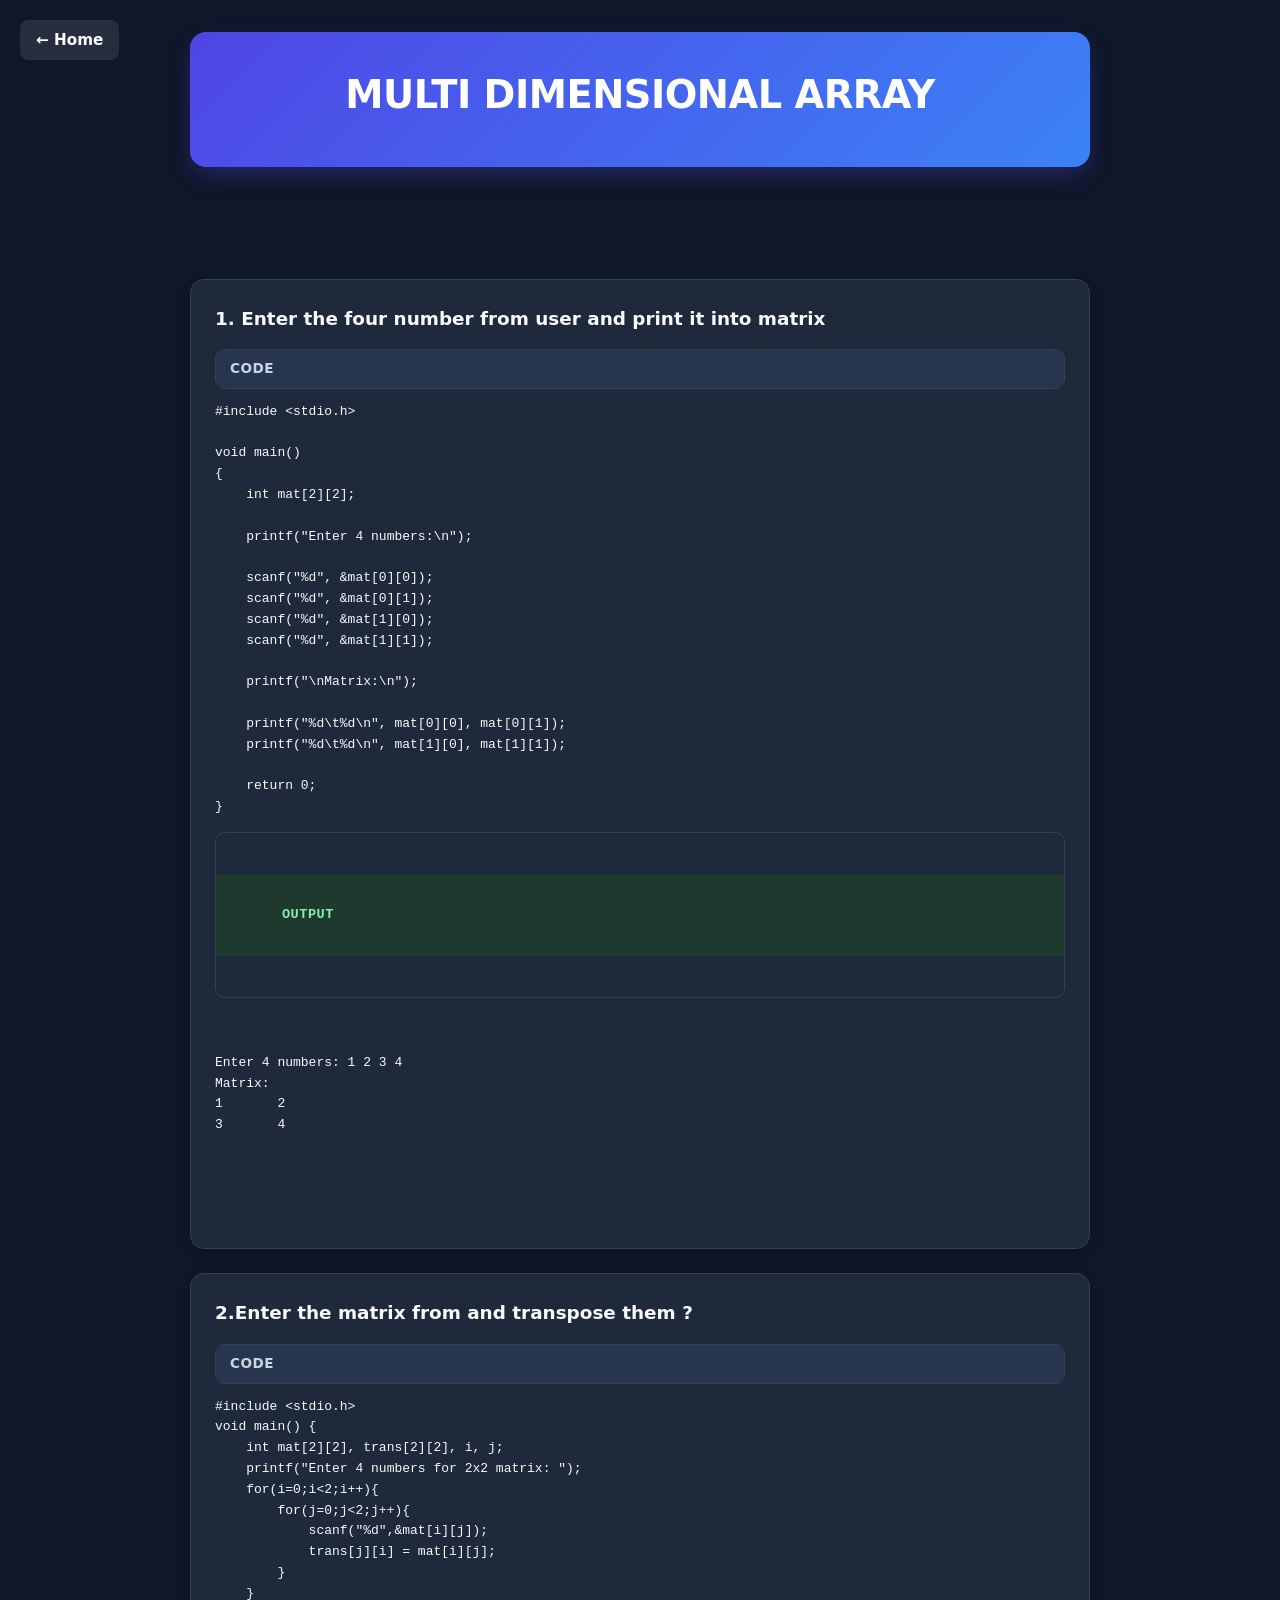
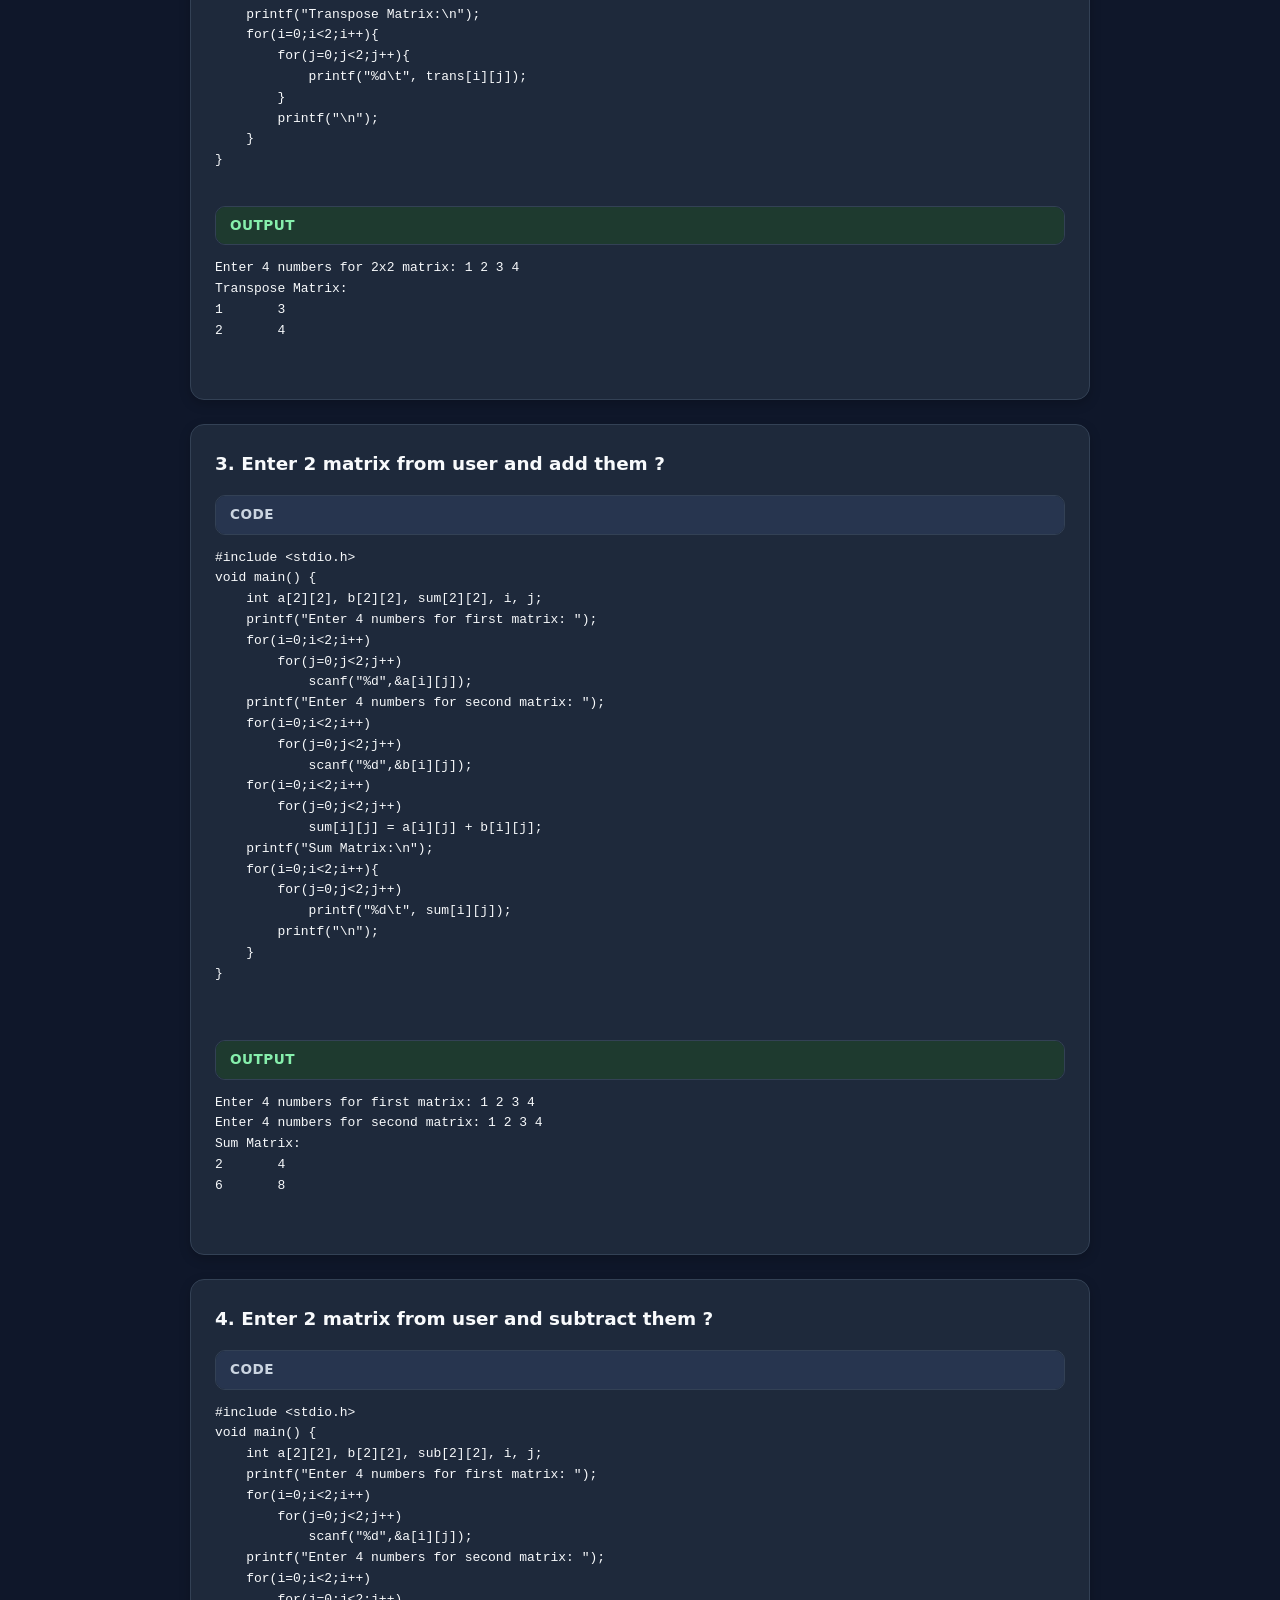
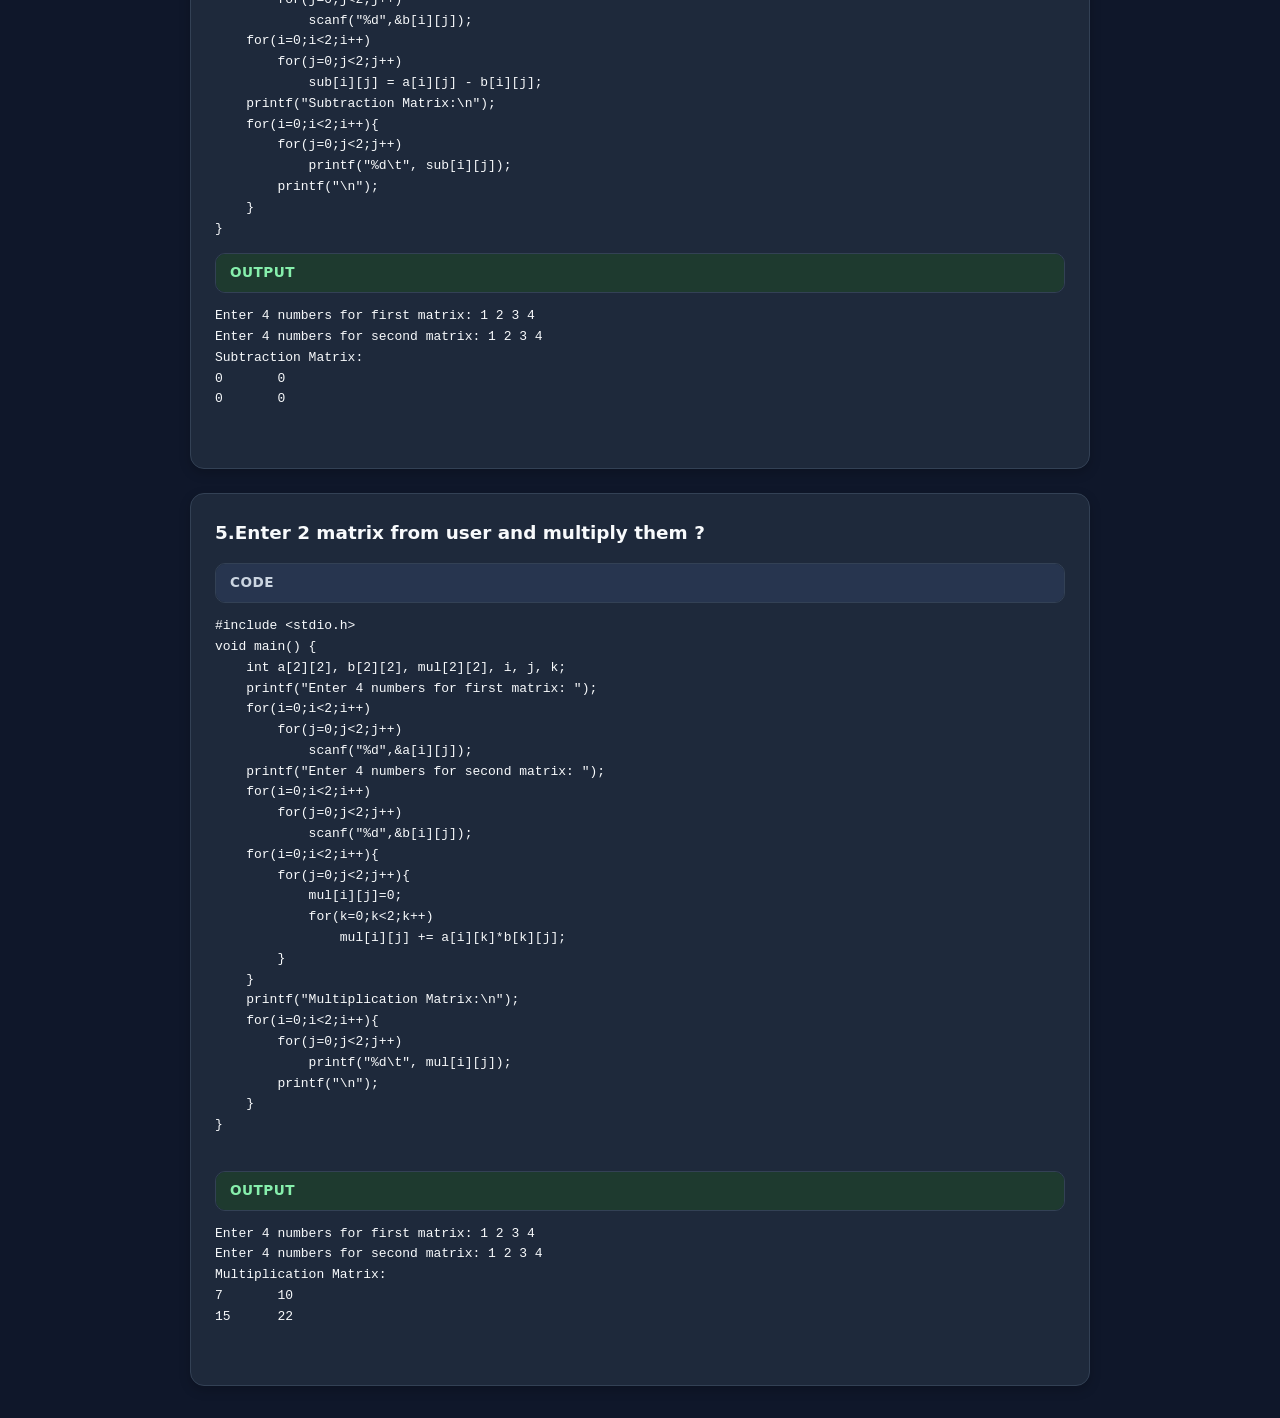
<file: multiarray.html>
<html>
 <head>
  <title>
   C CODE HUB
  </title>
  <link href="style.css" rel="stylesheet"/>
 </head>
 <body class="topic-page">
  <header class="site-header">
   <a class="home-link" href="index.html">
    ← Home
   </a>
   <h1 class="page-title">
    MULTI DIMENSIONAL ARRAY
   </h1>
  </header>
  <main class="content">
   <br/>
   <br/>
   <section class="question-card">
    <div class="question-title">
     <h2 class="question-heading">
      1. Enter the four number from user and print it into matrix
     </h2>
    </div>
    <div class="code-panel">
     <div class="panel-label">
      Code
     </div>
    </div>
    <pre>
#include &lt;stdio.h&gt;

void main()
{
    int mat[2][2];

    printf("Enter 4 numbers:\n");

    scanf("%d", &mat[0][0]);
    scanf("%d", &mat[0][1]);
    scanf("%d", &mat[1][0]);
    scanf("%d", &mat[1][1]);

    printf("\nMatrix:\n");

    printf("%d\t%d\n", mat[0][0], mat[0][1]);
    printf("%d\t%d\n", mat[1][0], mat[1][1]);

    return 0;
}
<div class="output-panel">
     <div class="panel-label">
      Output
     </div>
    </div>
    <pre>
Enter 4 numbers: 1 2 3 4
Matrix:
1       2
3       4
    </pre>
   </section>

   <section class="question-card">
    <div class="question-title">
     <h2 class="question-heading">
      2.Enter the matrix from and transpose them ?
     </h2>
    </div>
    <div class="code-panel">
     <div class="panel-label">
      Code
     </div>
    </div>
    <pre>
#include &lt;stdio.h&gt;
void main() {
    int mat[2][2], trans[2][2], i, j;
    printf("Enter 4 numbers for 2x2 matrix: ");
    for(i=0;i&lt;2;i++){
        for(j=0;j&lt;2;j++){
            scanf("%d",&amp;mat[i][j]);
            trans[j][i] = mat[i][j];
        }
    }
    printf("Transpose Matrix:\n");
    for(i=0;i&lt;2;i++){
        for(j=0;j&lt;2;j++){
            printf("%d\t", trans[i][j]);
        }
        printf("\n");
    }
}
    </pre>
    <div class="output-panel">
     <div class="panel-label">
      Output
     </div>
    </div>
    <pre>
Enter 4 numbers for 2x2 matrix: 1 2 3 4      
Transpose Matrix:
1       3
2       4
    </pre>
   </section>
   <section class="question-card">
    <div class="question-title">
     <h2 class="question-heading">
      3. Enter 2 matrix from user and add them ?
     </h2>
    </div>
    <div class="code-panel">
     <div class="panel-label">
      Code
     </div>
    </div>
    <pre>
#include &lt;stdio.h&gt;
void main() {
    int a[2][2], b[2][2], sum[2][2], i, j;
    printf("Enter 4 numbers for first matrix: ");
    for(i=0;i&lt;2;i++)
        for(j=0;j&lt;2;j++)
            scanf("%d",&amp;a[i][j]);
    printf("Enter 4 numbers for second matrix: ");
    for(i=0;i&lt;2;i++)
        for(j=0;j&lt;2;j++)
            scanf("%d",&amp;b[i][j]);
    for(i=0;i&lt;2;i++)
        for(j=0;j&lt;2;j++)
            sum[i][j] = a[i][j] + b[i][j];
    printf("Sum Matrix:\n");
    for(i=0;i&lt;2;i++){
        for(j=0;j&lt;2;j++)
            printf("%d\t", sum[i][j]);
        printf("\n");
    }
}

    </pre>
    <div class="output-panel">
     <div class="panel-label">
      Output
     </div>
    </div>
    <pre>
Enter 4 numbers for first matrix: 1 2 3 4
Enter 4 numbers for second matrix: 1 2 3 4
Sum Matrix:
2       4
6       8
    </pre>
   </section>
   <section class="question-card">
    <div class="question-title">
     <h2 class="question-heading">
      4. Enter 2 matrix from user and subtract them ?
     </h2>
    </div>
    <div class="code-panel">
     <div class="panel-label">
      Code
     </div>
    </div>
    <pre>
#include &lt;stdio.h&gt;
void main() {
    int a[2][2], b[2][2], sub[2][2], i, j;
    printf("Enter 4 numbers for first matrix: ");
    for(i=0;i&lt;2;i++)
        for(j=0;j&lt;2;j++)
            scanf("%d",&amp;a[i][j]);
    printf("Enter 4 numbers for second matrix: ");
    for(i=0;i&lt;2;i++)
        for(j=0;j&lt;2;j++)
            scanf("%d",&amp;b[i][j]);
    for(i=0;i&lt;2;i++)
        for(j=0;j&lt;2;j++)
            sub[i][j] = a[i][j] - b[i][j];
    printf("Subtraction Matrix:\n");
    for(i=0;i&lt;2;i++){
        for(j=0;j&lt;2;j++)
            printf("%d\t", sub[i][j]);
        printf("\n");
    }
}
</pre>
    <div class="output-panel">
     <div class="panel-label">
      Output
     </div>
    </div>
    <pre>
Enter 4 numbers for first matrix: 1 2 3 4
Enter 4 numbers for second matrix: 1 2 3 4
Subtraction Matrix:
0       0
0       0
    </pre>
   </section>
   <section class="question-card">
    <div class="question-title">
     <h2 class="question-heading">
      5.Enter 2 matrix from user and multiply them ?
     </h2>
    </div>
    <div class="code-panel">
     <div class="panel-label">
      Code
     </div>
    </div>
    <pre>
#include &lt;stdio.h&gt;
void main() {
    int a[2][2], b[2][2], mul[2][2], i, j, k;
    printf("Enter 4 numbers for first matrix: ");
    for(i=0;i&lt;2;i++)
        for(j=0;j&lt;2;j++)
            scanf("%d",&amp;a[i][j]);
    printf("Enter 4 numbers for second matrix: ");
    for(i=0;i&lt;2;i++)
        for(j=0;j&lt;2;j++)
            scanf("%d",&amp;b[i][j]);
    for(i=0;i&lt;2;i++){
        for(j=0;j&lt;2;j++){
            mul[i][j]=0;
            for(k=0;k&lt;2;k++)
                mul[i][j] += a[i][k]*b[k][j];
        }
    }
    printf("Multiplication Matrix:\n");
    for(i=0;i&lt;2;i++){
        for(j=0;j&lt;2;j++)
            printf("%d\t", mul[i][j]);
        printf("\n");
    }
}
    </pre>
    <div class="output-panel">
     <div class="panel-label">
      Output
     </div>
    </div>
    <pre>
Enter 4 numbers for first matrix: 1 2 3 4
Enter 4 numbers for second matrix: 1 2 3 4
Multiplication Matrix:
7       10
15      22
    </pre>
   </section>
  </main>
 </body>
</html>
</file>
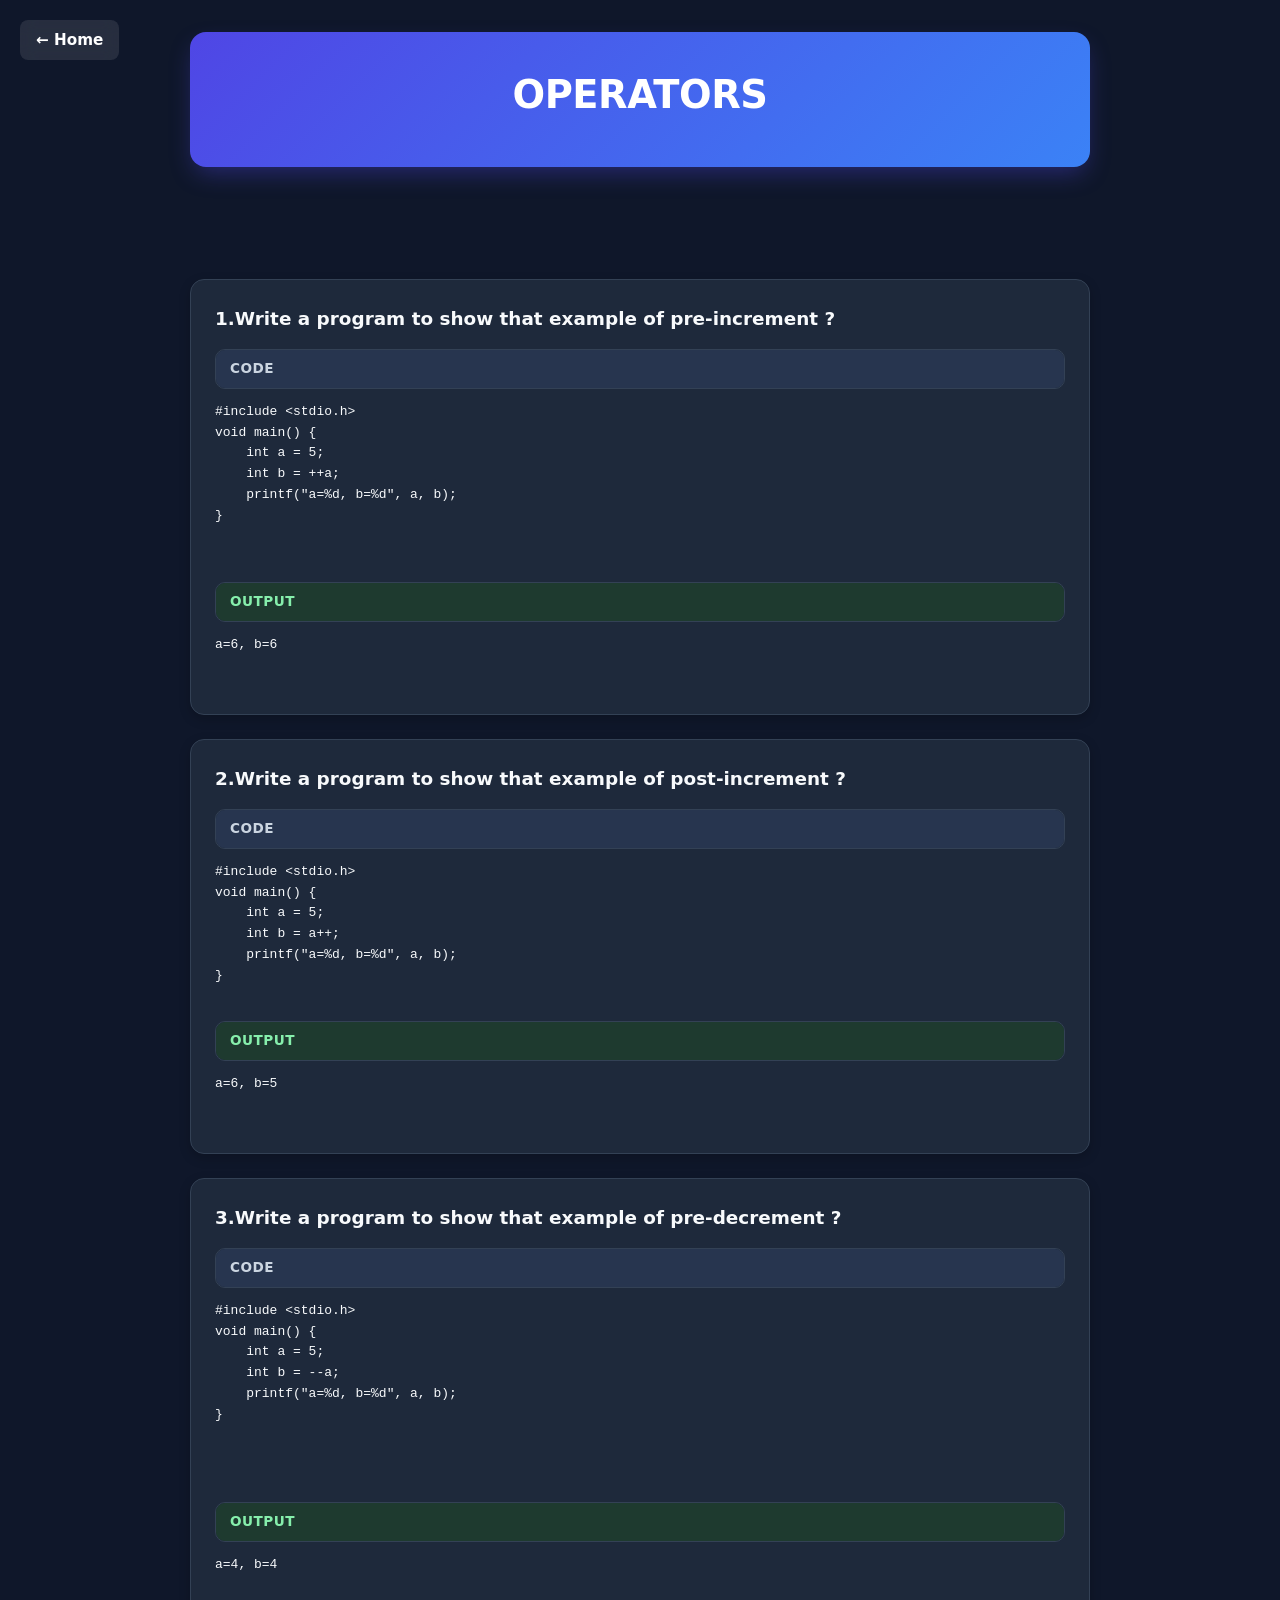
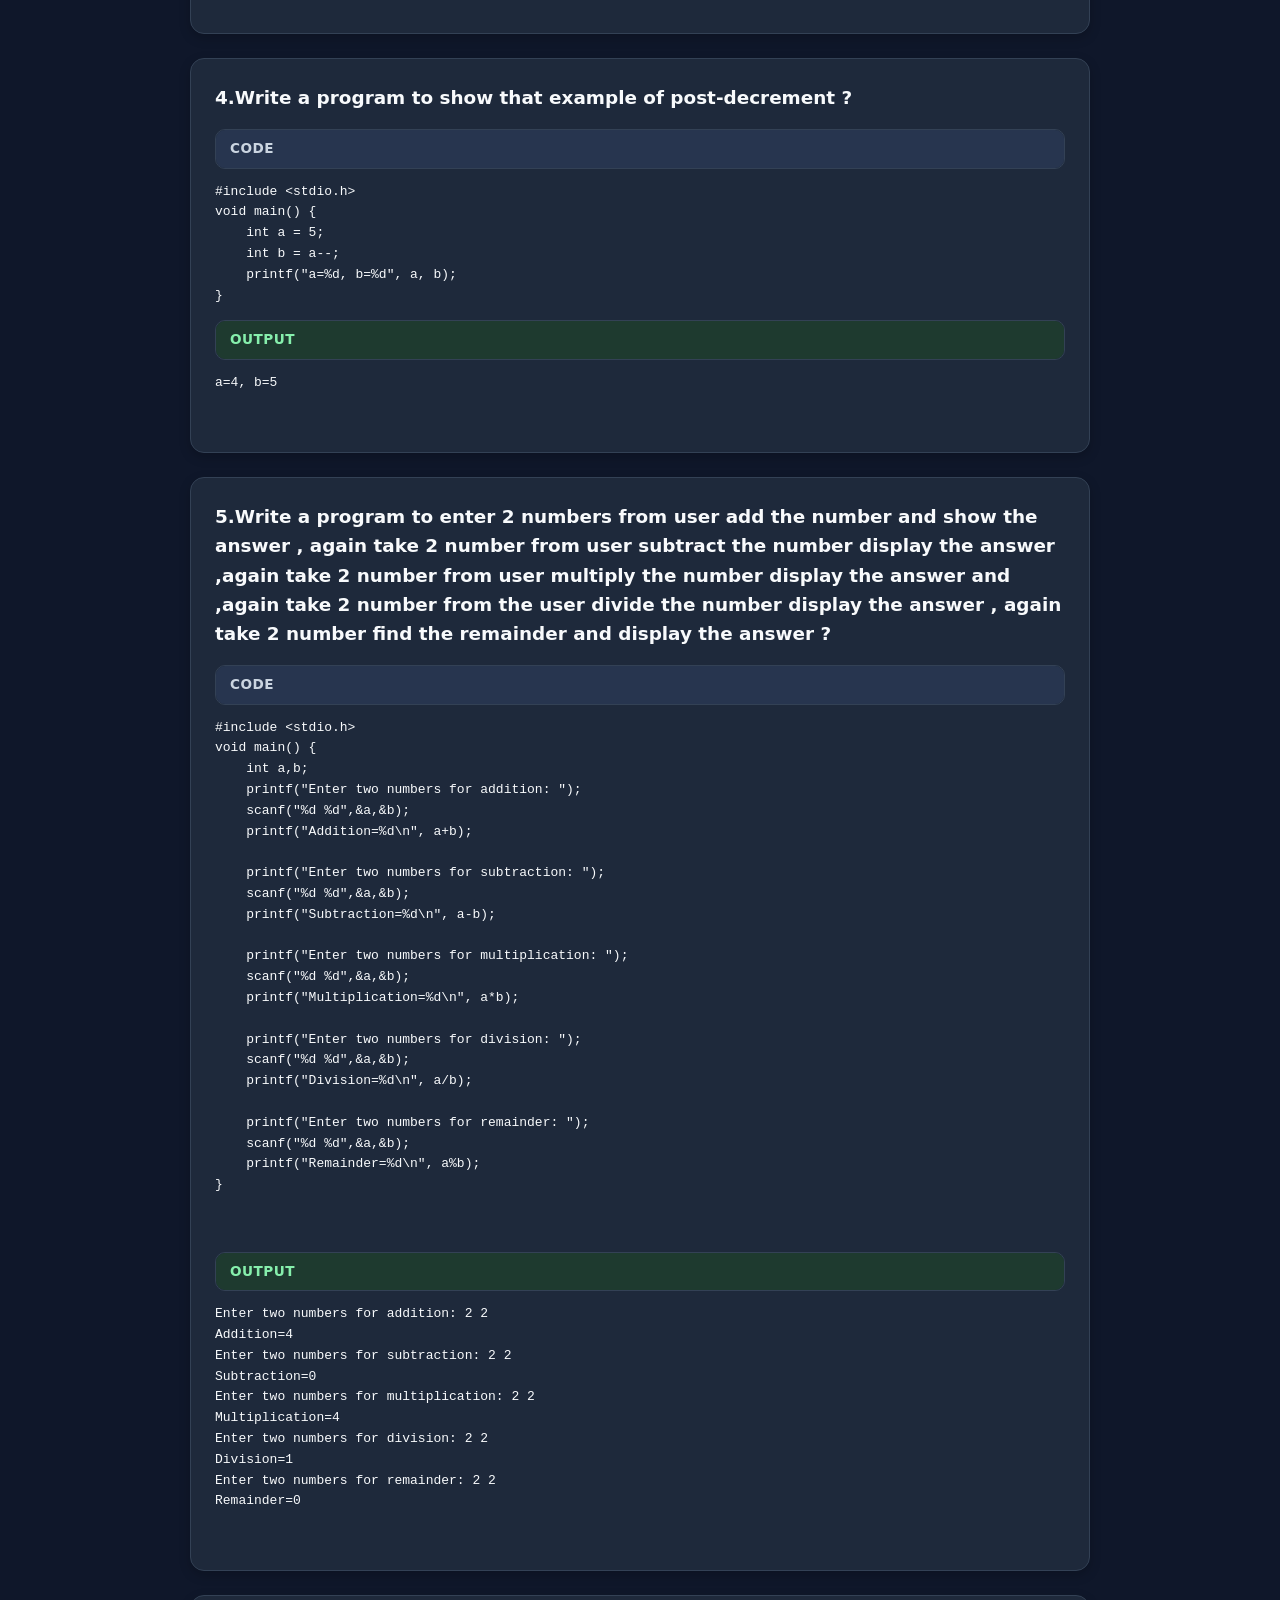
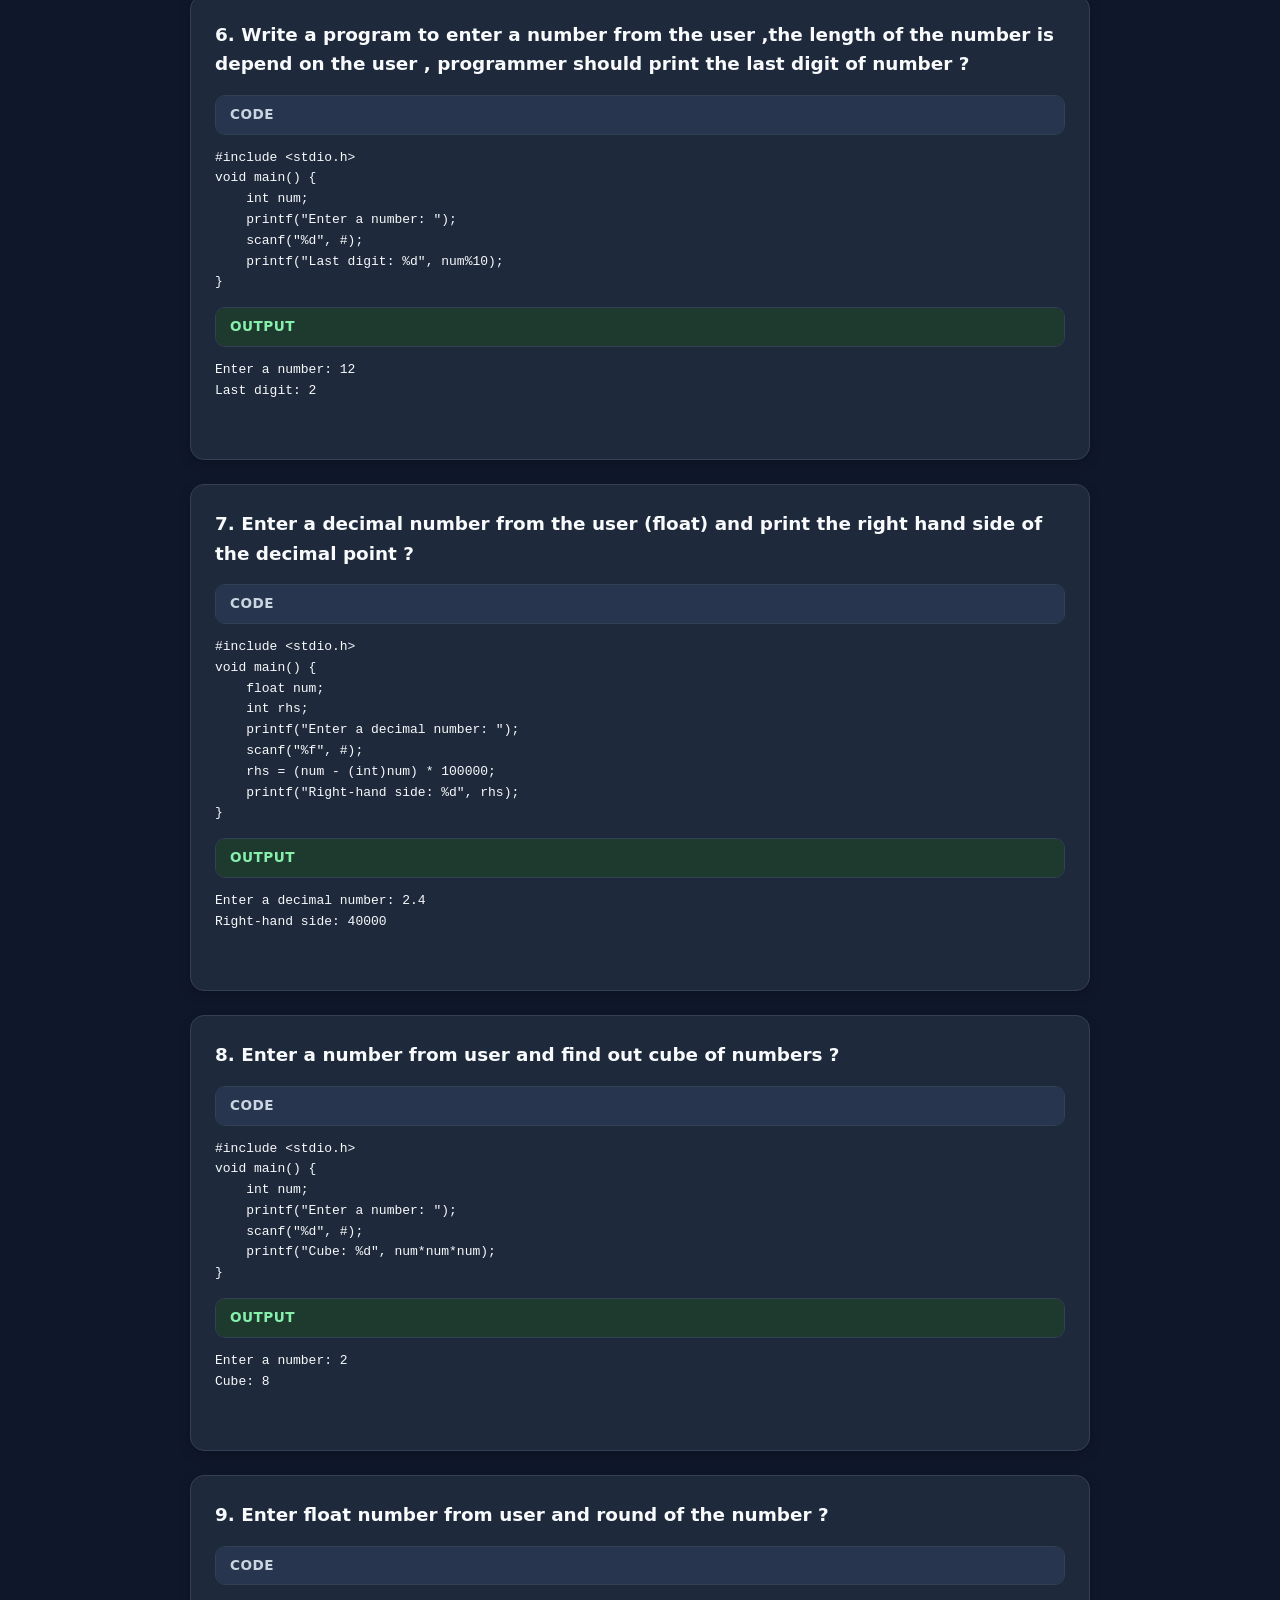
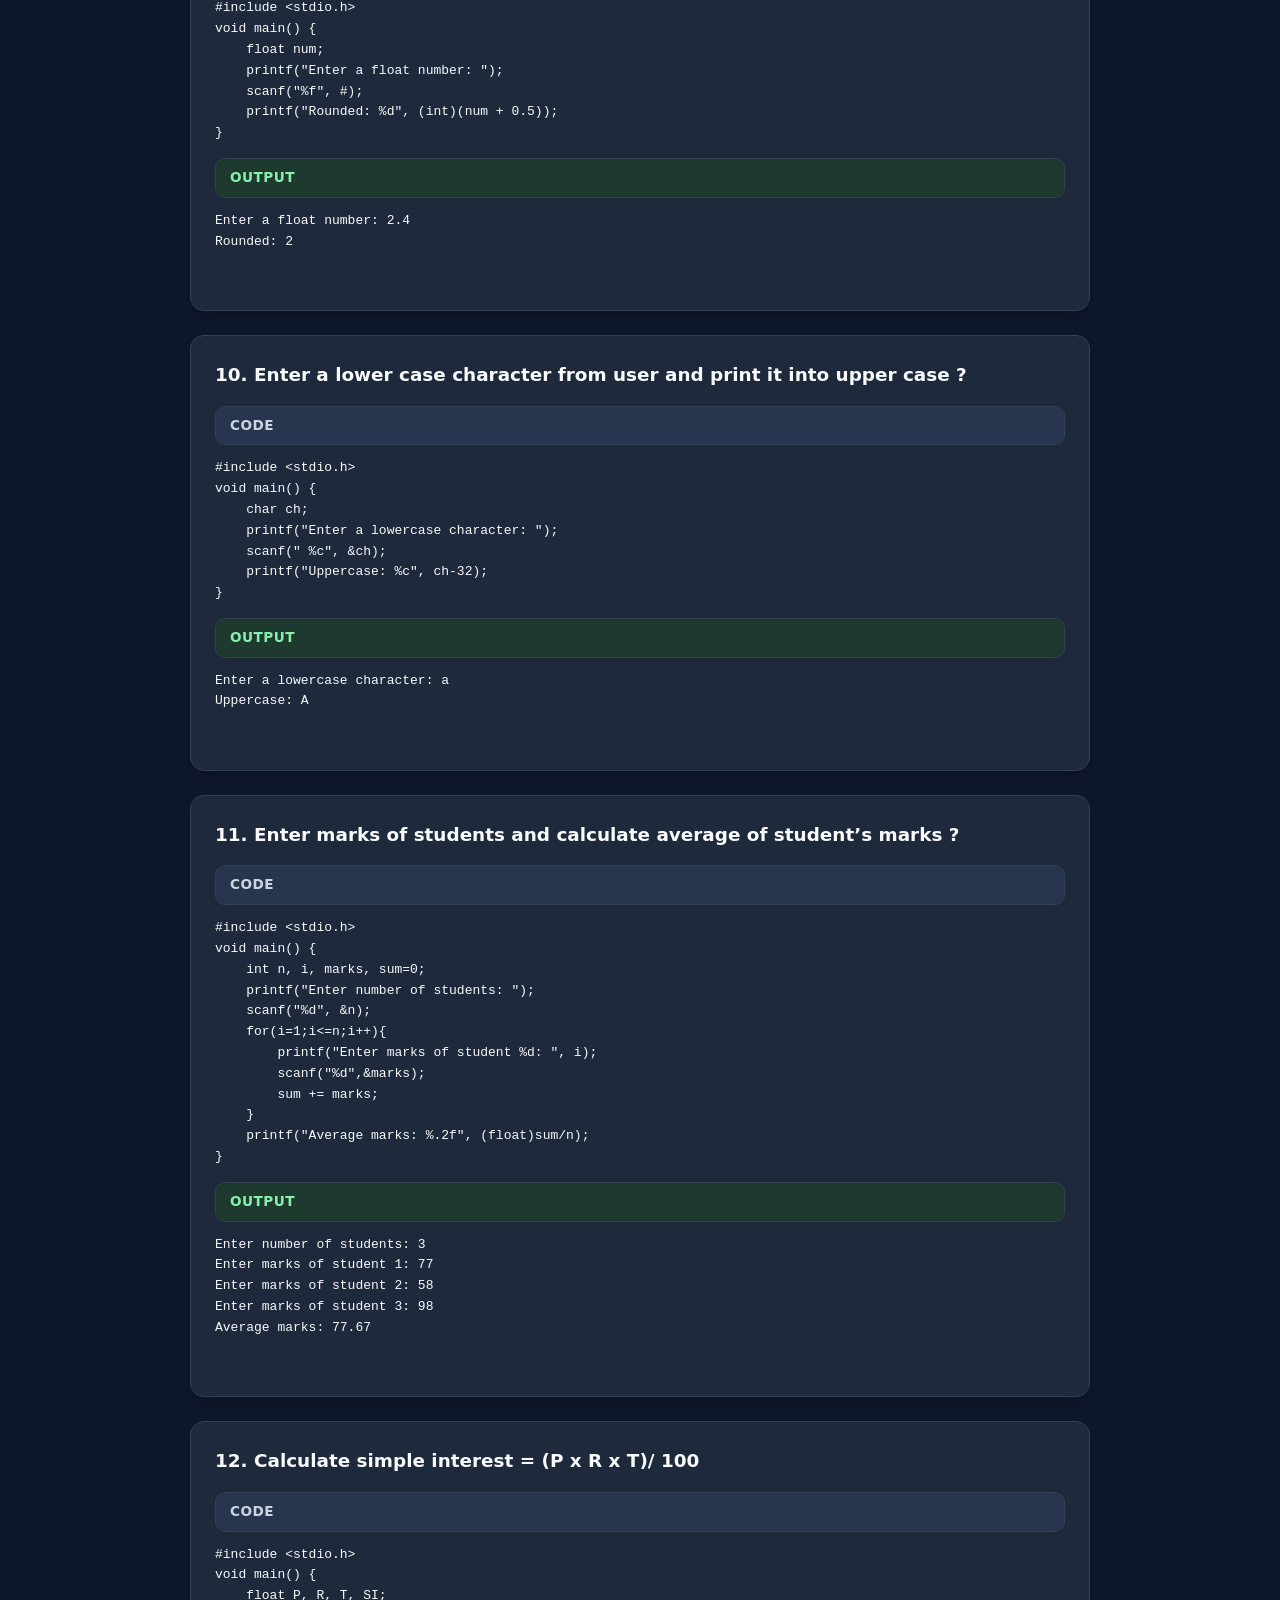
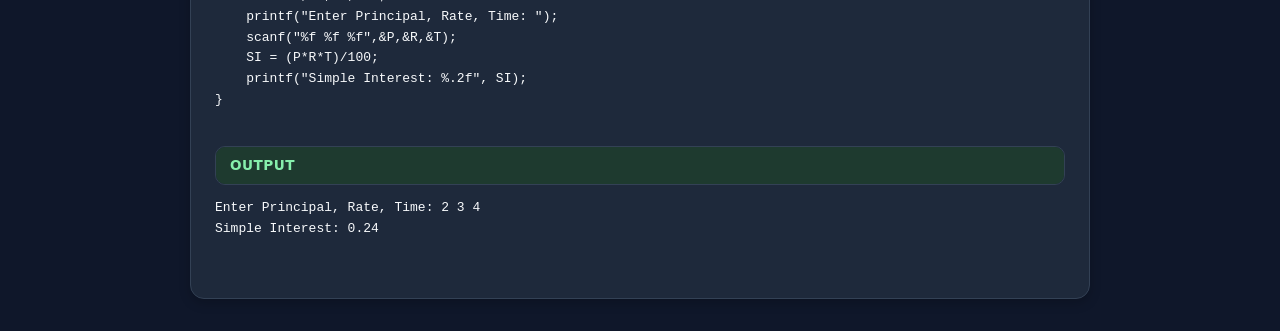
<file: operators.html>
<html>
 <head>
  <title>
   C CODE HUB
  </title>
  <link href="style.css" rel="stylesheet"/>
 </head>
 <body class="topic-page">
  <header class="site-header">
   <a class="home-link" href="index.html">
    ← Home
   </a>
   <h1 class="page-title">
    OPERATORS
   </h1>
  </header>
  <main class="content">
   <br/>
   <br/>
   <!--1st-->
   <section class="question-card">
    <div class="question-title">
     <h2 class="question-heading">
      1.Write a program to show that example of pre-increment ?
     </h2>
    </div>
    <div class="code-panel">
     <div class="panel-label">
      Code
     </div>
    </div>
    <pre>
#include &lt;stdio.h&gt;
void main() {
    int a = 5;
    int b = ++a;
    printf("a=%d, b=%d", a, b);
}

    </pre>
    <div class="output-panel">
     <div class="panel-label">
      Output
     </div>
    </div>
    <pre>
a=6, b=6
    </pre>
    <!--2nd-->
   </section>
   <section class="question-card">
    <div class="question-title">
     <h2 class="question-heading">
      2.Write a program to show that example of post-increment ?
     </h2>
    </div>
    <div class="code-panel">
     <div class="panel-label">
      Code
     </div>
    </div>
    <pre>
#include &lt;stdio.h&gt;
void main() {
    int a = 5;
    int b = a++;
    printf("a=%d, b=%d", a, b);
}
    </pre>
    <div class="output-panel">
     <div class="panel-label">
      Output
     </div>
    </div>
    <pre>
a=6, b=5
    </pre>
    <!--3rd-->
   </section>
   <section class="question-card">
    <div class="question-title">
     <h2 class="question-heading">
      3.Write a program to show that example of pre-decrement ?
     </h2>
    </div>
    <div class="code-panel">
     <div class="panel-label">
      Code
     </div>
    </div>
    <pre>
#include &lt;stdio.h&gt;
void main() {
    int a = 5;
    int b = --a;
    printf("a=%d, b=%d", a, b);
}


    </pre>
    <div class="output-panel">
     <div class="panel-label">
      Output
     </div>
    </div>
    <pre>
a=4, b=4
    </pre>
    <!--4th-->
   </section>
   <section class="question-card">
    <div class="question-title">
     <h2 class="question-heading">
      4.Write a program to show that example of post-decrement ?
     </h2>
    </div>
    <div class="code-panel">
     <div class="panel-label">
      Code
     </div>
    </div>
    <pre>
#include &lt;stdio.h&gt;
void main() {
    int a = 5;
    int b = a--;
    printf("a=%d, b=%d", a, b);
}
</pre>
    <div class="output-panel">
     <div class="panel-label">
      Output
     </div>
    </div>
    <pre>
a=4, b=5
    </pre>
    <!--5th-->
   </section>
   <section class="question-card">
    <div class="question-title">
     <h2 class="question-heading">
      5.Write a program to enter 2 numbers from user add the number and show the answer , 
  again take 2 number from user subtract the number display the answer ,again take 2 number from user multiply 
  the number display the answer and ,again take 2 number from the user divide the number display the answer ,
  again take 2 number find the remainder and display the answer ?
     </h2>
    </div>
    <div class="code-panel">
     <div class="panel-label">
      Code
     </div>
    </div>
    <pre>
#include &lt;stdio.h&gt;
void main() {
    int a,b;
    printf("Enter two numbers for addition: ");
    scanf("%d %d",&amp;a,&amp;b);
    printf("Addition=%d\n", a+b);

    printf("Enter two numbers for subtraction: ");
    scanf("%d %d",&amp;a,&amp;b);
    printf("Subtraction=%d\n", a-b);

    printf("Enter two numbers for multiplication: ");
    scanf("%d %d",&amp;a,&amp;b);
    printf("Multiplication=%d\n", a*b);

    printf("Enter two numbers for division: ");
    scanf("%d %d",&amp;a,&amp;b);
    printf("Division=%d\n", a/b);

    printf("Enter two numbers for remainder: ");
    scanf("%d %d",&amp;a,&amp;b);
    printf("Remainder=%d\n", a%b);
}

    </pre>
    <div class="output-panel">
     <div class="panel-label">
      Output
     </div>
    </div>
    <pre>
Enter two numbers for addition: 2 2
Addition=4
Enter two numbers for subtraction: 2 2
Subtraction=0
Enter two numbers for multiplication: 2 2
Multiplication=4
Enter two numbers for division: 2 2
Division=1
Enter two numbers for remainder: 2 2
Remainder=0
    </pre>
    <!--6th-->
   </section>
   <section class="question-card">
    <div class="question-title">
     <h2 class="question-heading">
      6. Write a program to enter a number from the user ,the length of the number is depend on the user ,
  programmer should print the last digit of number ?
     </h2>
    </div>
    <div class="code-panel">
     <div class="panel-label">
      Code
     </div>
    </div>
    <pre>
#include &lt;stdio.h&gt;
void main() {
    int num;
    printf("Enter a number: ");
    scanf("%d", #);
    printf("Last digit: %d", num%10);
}
</pre>
    <div class="output-panel">
     <div class="panel-label">
      Output
     </div>
    </div>
    <pre>
Enter a number: 12
Last digit: 2
    </pre>
    <!--7th-->
   </section>
   <section class="question-card">
    <div class="question-title">
     <h2 class="question-heading">
      7. Enter a decimal number from the user (float) and print the right hand side of the decimal point ?
     </h2>
    </div>
    <div class="code-panel">
     <div class="panel-label">
      Code
     </div>
    </div>
    <pre>
#include &lt;stdio.h&gt;
void main() {
    float num;
    int rhs;
    printf("Enter a decimal number: ");
    scanf("%f", #);
    rhs = (num - (int)num) * 100000; 
    printf("Right-hand side: %d", rhs);
}
</pre>
    <div class="output-panel">
     <div class="panel-label">
      Output
     </div>
    </div>
    <pre>
Enter a decimal number: 2.4
Right-hand side: 40000
    </pre>
    <!--8th-->
   </section>
   <section class="question-card">
    <div class="question-title">
     <h2 class="question-heading">
      8. Enter a number from user and find out cube of numbers ?
     </h2>
    </div>
    <div class="code-panel">
     <div class="panel-label">
      Code
     </div>
    </div>
    <pre>
#include &lt;stdio.h&gt;
void main() {
    int num;
    printf("Enter a number: ");
    scanf("%d", #);
    printf("Cube: %d", num*num*num);
}
</pre>
    <div class="output-panel">
     <div class="panel-label">
      Output
     </div>
    </div>
    <pre>
Enter a number: 2
Cube: 8
    </pre>
    <!--9th-->
   </section>
   <section class="question-card">
    <div class="question-title">
     <h2 class="question-heading">
      9. Enter float number from user and round of the number ?
     </h2>
    </div>
    <div class="code-panel">
     <div class="panel-label">
      Code
     </div>
    </div>
    <pre>
#include &lt;stdio.h&gt;
void main() {
    float num;
    printf("Enter a float number: ");
    scanf("%f", #);
    printf("Rounded: %d", (int)(num + 0.5));
}
</pre>
    <div class="output-panel">
     <div class="panel-label">
      Output
     </div>
    </div>
    <pre>
Enter a float number: 2.4
Rounded: 2
    </pre>
    <!--10th-->
   </section>
   <section class="question-card">
    <div class="question-title">
     <h2 class="question-heading">
      10. Enter a lower case character from user and print it into upper case ?
     </h2>
    </div>
    <div class="code-panel">
     <div class="panel-label">
      Code
     </div>
    </div>
    <pre>
#include &lt;stdio.h&gt;
void main() {
    char ch;
    printf("Enter a lowercase character: ");
    scanf(" %c", &amp;ch);
    printf("Uppercase: %c", ch-32);
}
</pre>
    <div class="output-panel">
     <div class="panel-label">
      Output
     </div>
    </div>
    <pre>
Enter a lowercase character: a
Uppercase: A
    </pre>
    <!--11th-->
   </section>
   <section class="question-card">
    <div class="question-title">
     <h2 class="question-heading">
      11. Enter marks of students and calculate average of student’s marks ?
     </h2>
    </div>
    <div class="code-panel">
     <div class="panel-label">
      Code
     </div>
    </div>
    <pre>
#include &lt;stdio.h&gt;
void main() {
    int n, i, marks, sum=0;
    printf("Enter number of students: ");
    scanf("%d", &amp;n);
    for(i=1;i&lt;=n;i++){
        printf("Enter marks of student %d: ", i);
        scanf("%d",&amp;marks);
        sum += marks;
    }
    printf("Average marks: %.2f", (float)sum/n);
}
</pre>
    <div class="output-panel">
     <div class="panel-label">
      Output
     </div>
    </div>
    <pre>
Enter number of students: 3
Enter marks of student 1: 77
Enter marks of student 2: 58
Enter marks of student 3: 98
Average marks: 77.67
    </pre>
    <!--12th-->
   </section>
   <section class="question-card">
    <div class="question-title">
     <h2 class="question-heading">
      12. Calculate simple interest = (P x R x T)/ 100
     </h2>
    </div>
    <div class="code-panel">
     <div class="panel-label">
      Code
     </div>
    </div>
    <pre>
#include &lt;stdio.h&gt;
void main() {
    float P, R, T, SI;
    printf("Enter Principal, Rate, Time: ");
    scanf("%f %f %f",&amp;P,&amp;R,&amp;T);
    SI = (P*R*T)/100;
    printf("Simple Interest: %.2f", SI);
}

</pre>
    <div class="output-panel">
     <div class="panel-label">
      Output
     </div>
    </div>
    <pre>
Enter Principal, Rate, Time: 2 3 4
Simple Interest: 0.24
    </pre>
   </section>
  </main>
 </body>
</html>
</file>
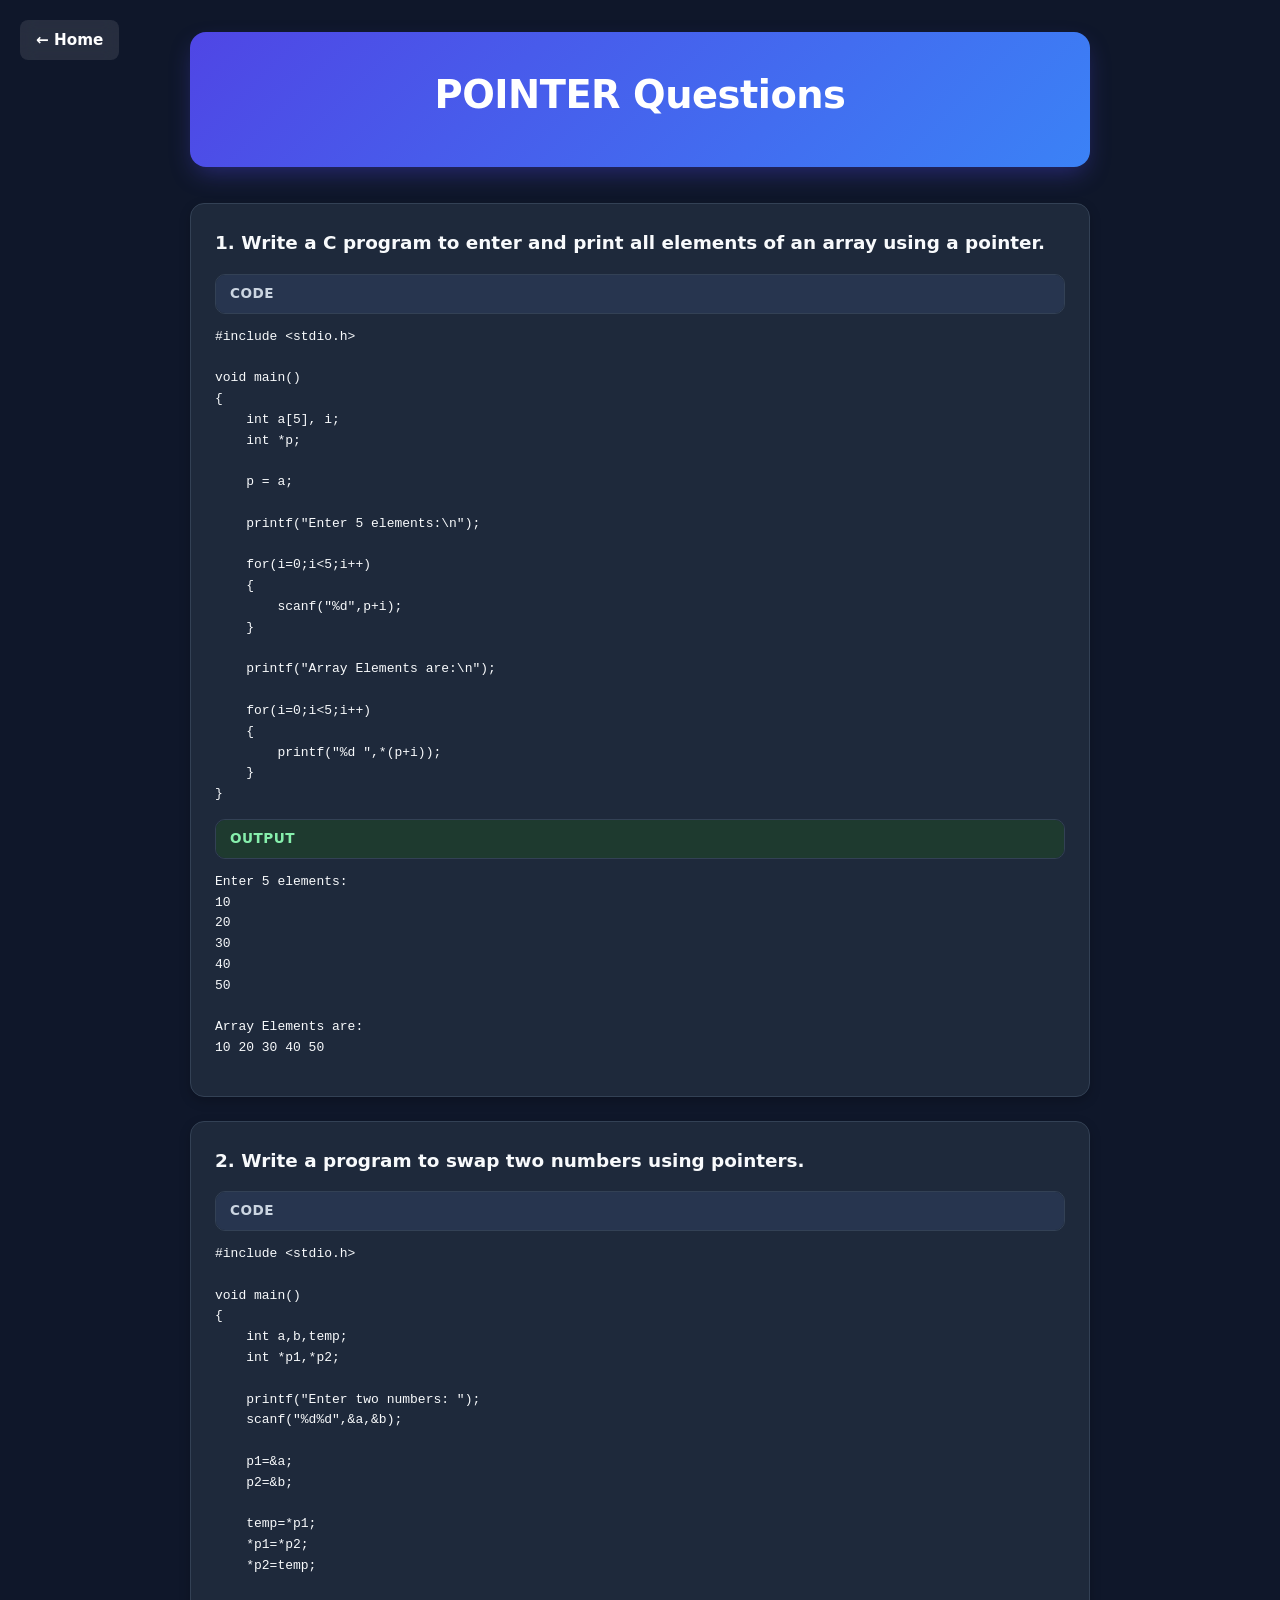
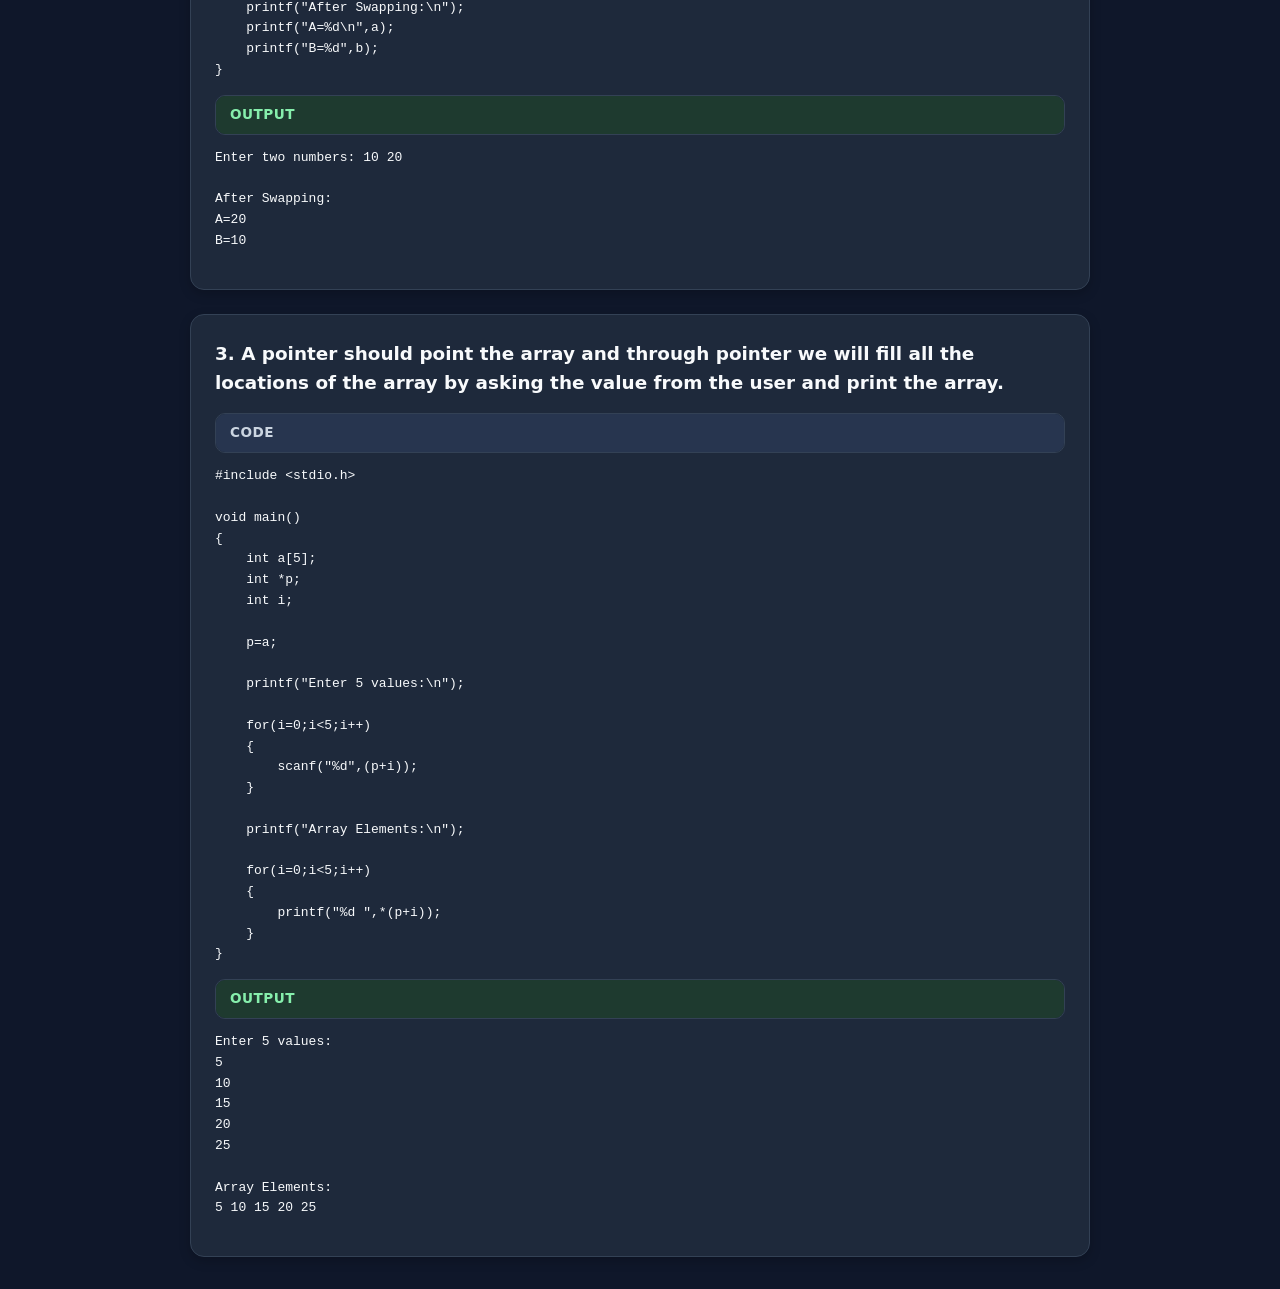
<file: pointers.html>
<html>
<head>
<title>C CODE HUB</title>
<link href="style.css" rel="stylesheet"/>
</head>

<body class="topic-page">

<header class="site-header">
<a class="home-link" href="index.html">← Home</a>
<h1 class="page-title">POINTER Questions</h1>
</header>

<main class="content">

<!-- Question 1 -->

<section class="question-card">

<div class="question-title">
<h2 class="question-heading">
1. Write a C program to enter and print all elements of an array using a pointer.
</h2>
</div>

<div class="code-panel">
<div class="panel-label">Code</div>
</div>

<pre>
#include &lt;stdio.h&gt;

void main()
{
    int a[5], i;
    int *p;

    p = a;

    printf("Enter 5 elements:\n");

    for(i=0;i&lt;5;i++)
    {
        scanf("%d",p+i);
    }

    printf("Array Elements are:\n");

    for(i=0;i&lt;5;i++)
    {
        printf("%d ",*(p+i));
    }
}
</pre>

<div class="output-panel">
<div class="panel-label">Output</div>
</div>

<pre>
Enter 5 elements:
10
20
30
40
50

Array Elements are:
10 20 30 40 50
</pre>

</section>

<!-- Question 2 -->

<section class="question-card">

<div class="question-title">
<h2 class="question-heading">
2. Write a program to swap two numbers using pointers.
</h2>
</div>

<div class="code-panel">
<div class="panel-label">Code</div>
</div>

<pre>
#include &lt;stdio.h&gt;

void main()
{
    int a,b,temp;
    int *p1,*p2;

    printf("Enter two numbers: ");
    scanf("%d%d",&a,&b);

    p1=&a;
    p2=&b;

    temp=*p1;
    *p1=*p2;
    *p2=temp;

    printf("After Swapping:\n");
    printf("A=%d\n",a);
    printf("B=%d",b);
}
</pre>

<div class="output-panel">
<div class="panel-label">Output</div>
</div>

<pre>
Enter two numbers: 10 20

After Swapping:
A=20
B=10
</pre>

</section>

<!-- Question 3 -->

<section class="question-card">

<div class="question-title">
<h2 class="question-heading">
3. A pointer should point the array and through pointer we will fill all the locations of the array by asking the value from the user and print the array.
</h2>
</div>

<div class="code-panel">
<div class="panel-label">Code</div>
</div>

<pre>
#include &lt;stdio.h&gt;

void main()
{
    int a[5];
    int *p;
    int i;

    p=a;

    printf("Enter 5 values:\n");

    for(i=0;i&lt;5;i++)
    {
        scanf("%d",(p+i));
    }

    printf("Array Elements:\n");

    for(i=0;i&lt;5;i++)
    {
        printf("%d ",*(p+i));
    }
}
</pre>

<div class="output-panel">
<div class="panel-label">Output</div>
</div>

<pre>
Enter 5 values:
5
10
15
20
25

Array Elements:
5 10 15 20 25
</pre>

</section>

</main>

</body>
</html>
</file>
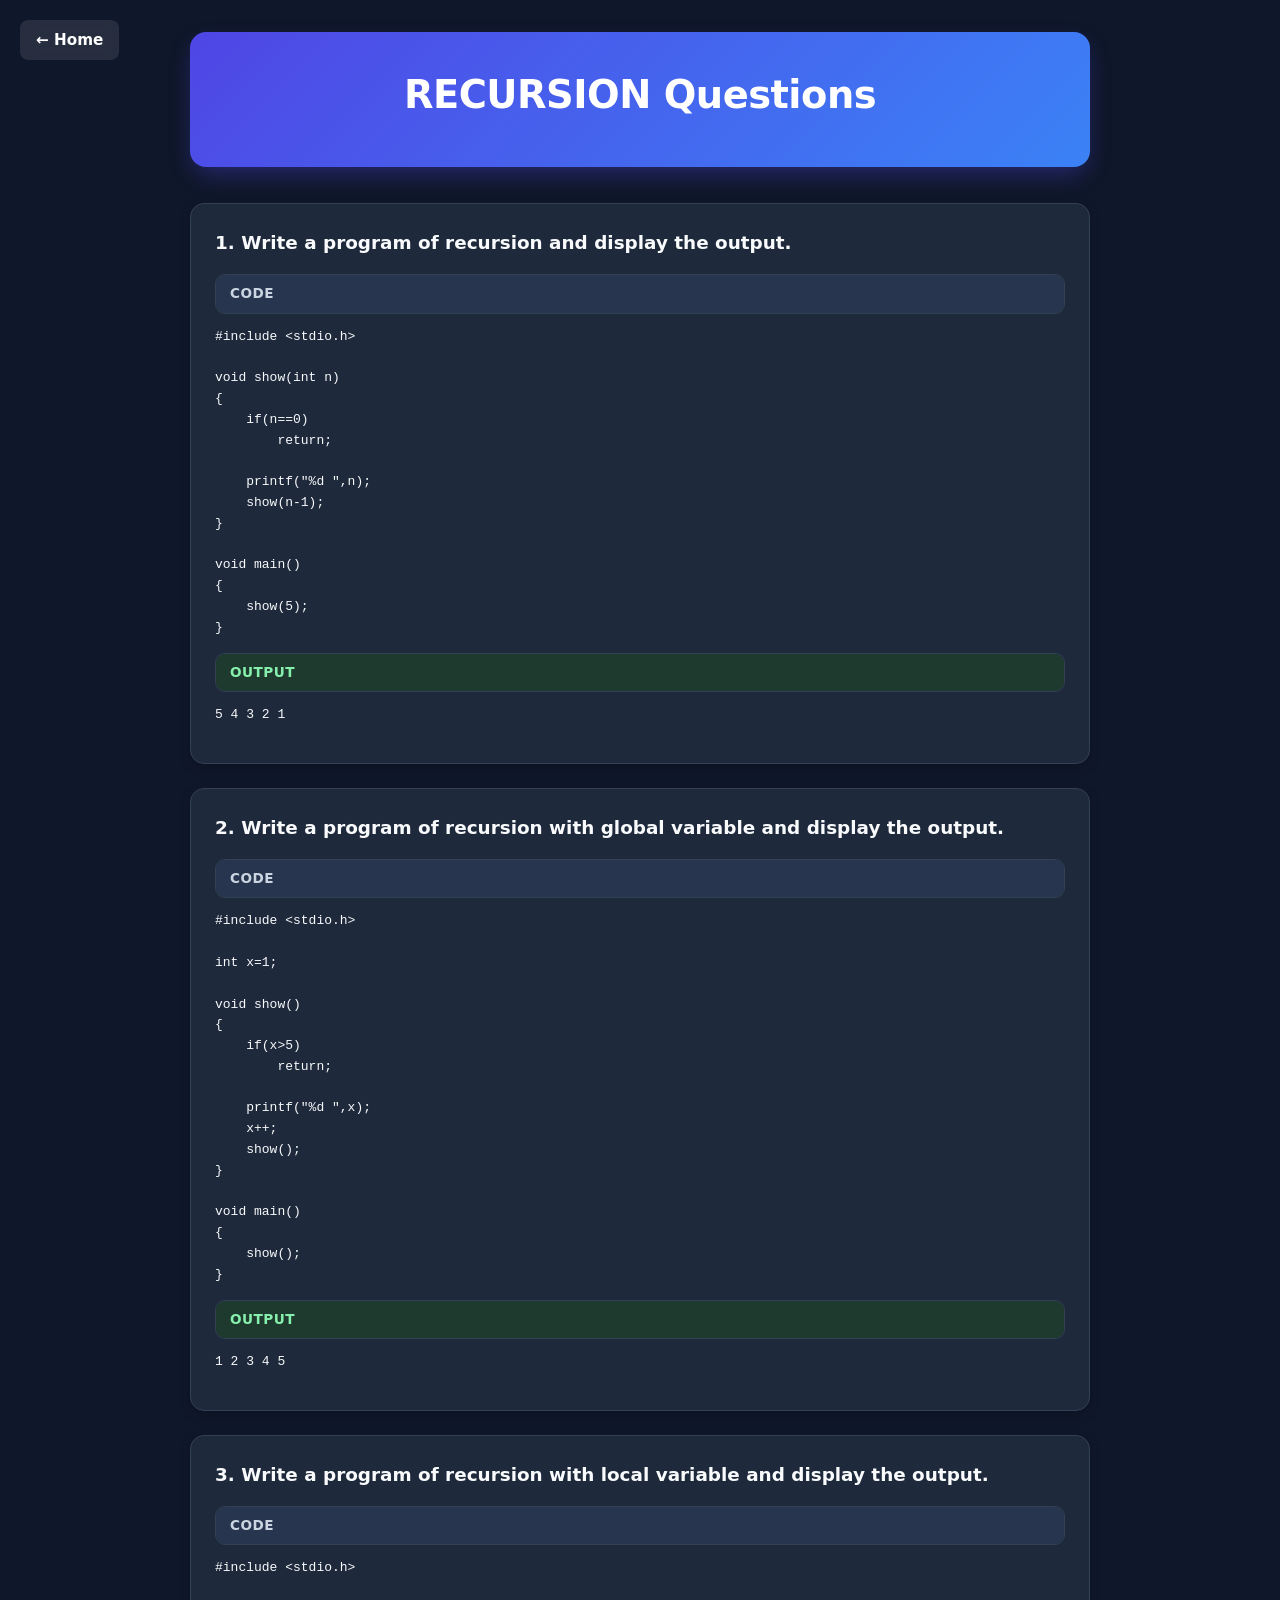
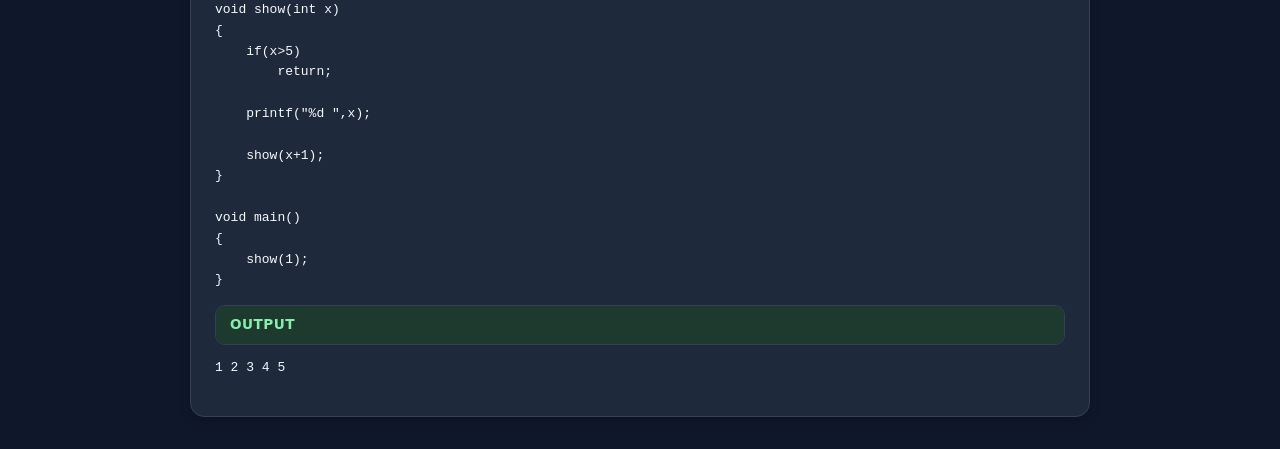
<file: recursion in c.html>
<html>
<head>
<title>C CODE HUB</title>
<link href="style.css" rel="stylesheet"/>
</head>

<body class="topic-page">

<header class="site-header">
<a class="home-link" href="index.html">← Home</a>
<h1 class="page-title">RECURSION Questions</h1>
</header>

<main class="content">

<!-- Question 1 -->

<section class="question-card">

<div class="question-title">
<h2 class="question-heading">
1. Write a program of recursion and display the output.
</h2>
</div>

<div class="code-panel">
<div class="panel-label">Code</div>
</div>

<pre>
#include &lt;stdio.h&gt;

void show(int n)
{
    if(n==0)
        return;

    printf("%d ",n);
    show(n-1);
}

void main()
{
    show(5);
}
</pre>

<div class="output-panel">
<div class="panel-label">Output</div>
</div>

<pre>
5 4 3 2 1
</pre>

</section>

<!-- Question 2 -->

<section class="question-card">

<div class="question-title">
<h2 class="question-heading">
2. Write a program of recursion with global variable and display the output.
</h2>
</div>

<div class="code-panel">
<div class="panel-label">Code</div>
</div>

<pre>
#include &lt;stdio.h&gt;

int x=1;

void show()
{
    if(x&gt;5)
        return;

    printf("%d ",x);
    x++;
    show();
}

void main()
{
    show();
}
</pre>

<div class="output-panel">
<div class="panel-label">Output</div>
</div>

<pre>
1 2 3 4 5
</pre>

</section>

<!-- Question 3 -->

<section class="question-card">

<div class="question-title">
<h2 class="question-heading">
3. Write a program of recursion with local variable and display the output.
</h2>
</div>

<div class="code-panel">
<div class="panel-label">Code</div>
</div>

<pre>
#include &lt;stdio.h&gt;

void show(int x)
{
    if(x&gt;5)
        return;

    printf("%d ",x);

    show(x+1);
}

void main()
{
    show(1);
}
</pre>

<div class="output-panel">
<div class="panel-label">Output</div>
</div>

<pre>
1 2 3 4 5
</pre>

</section>

</main>

</body>
</html>
</file>
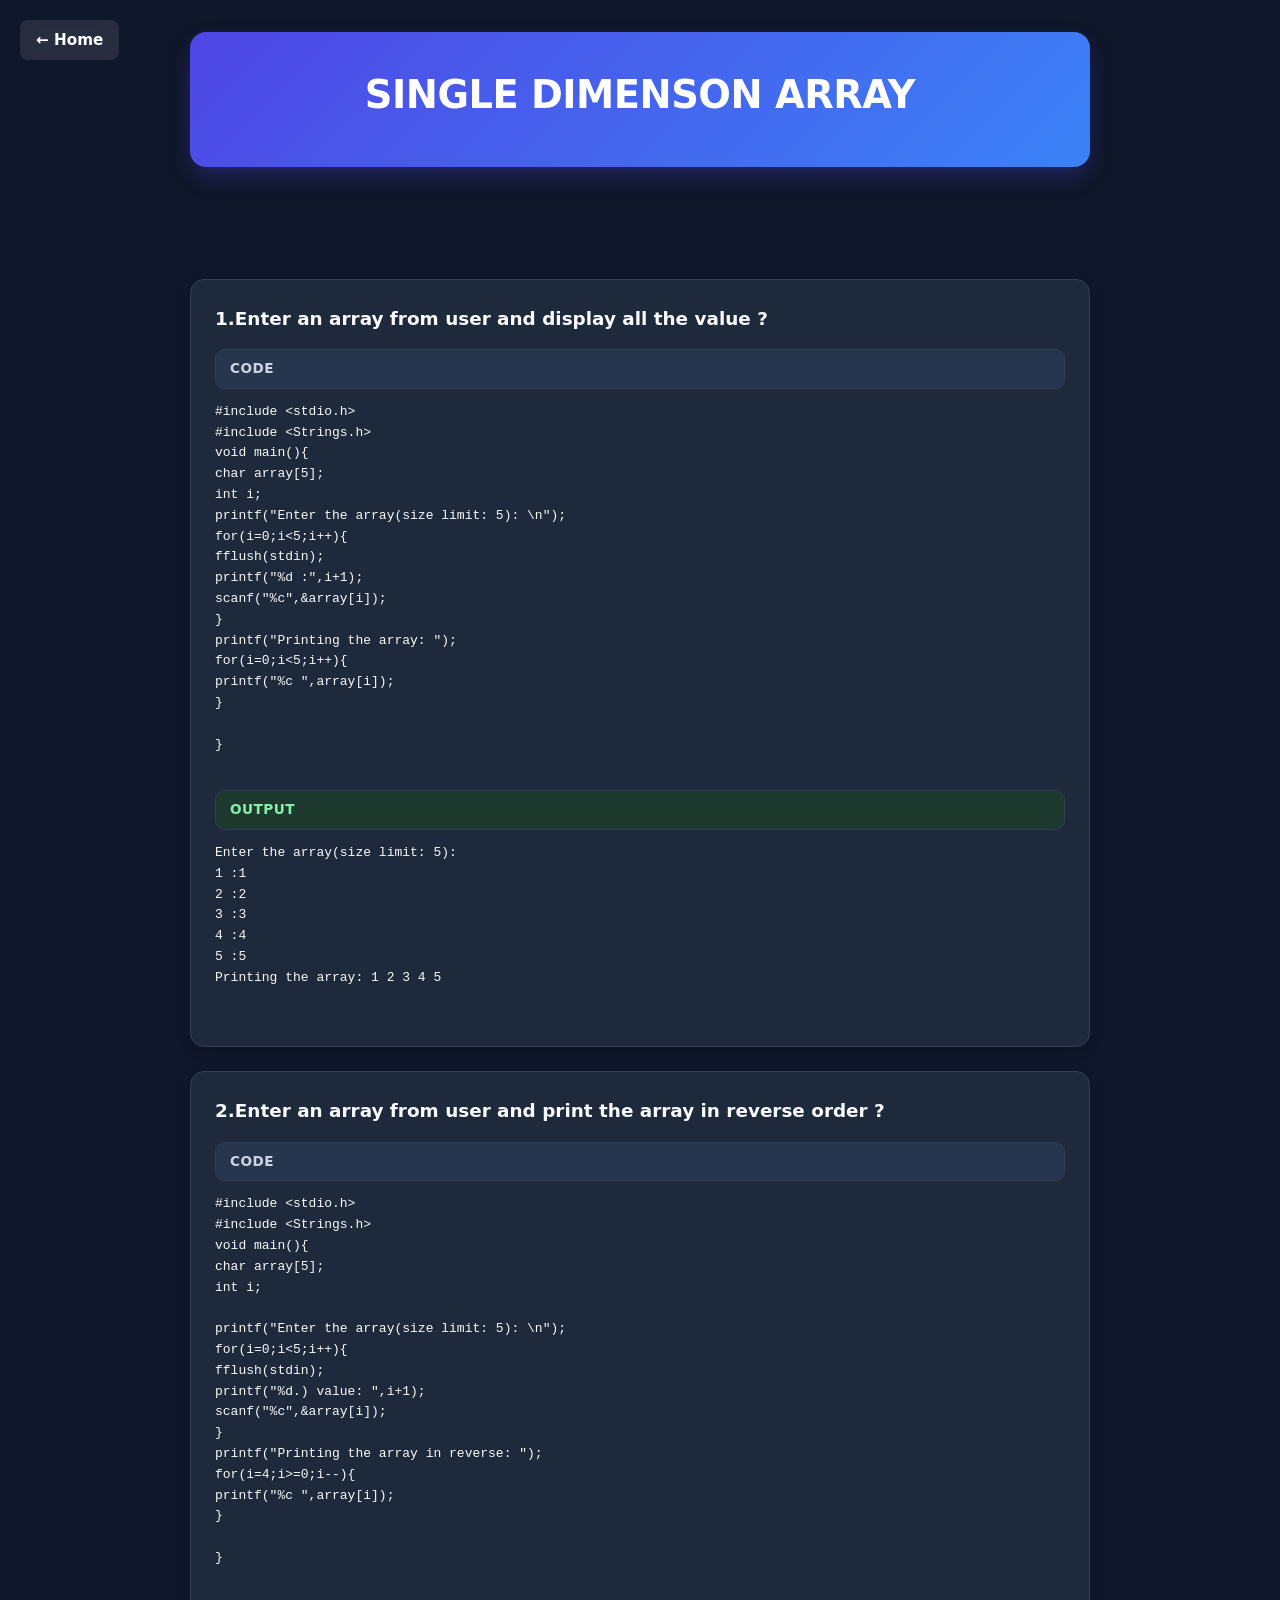
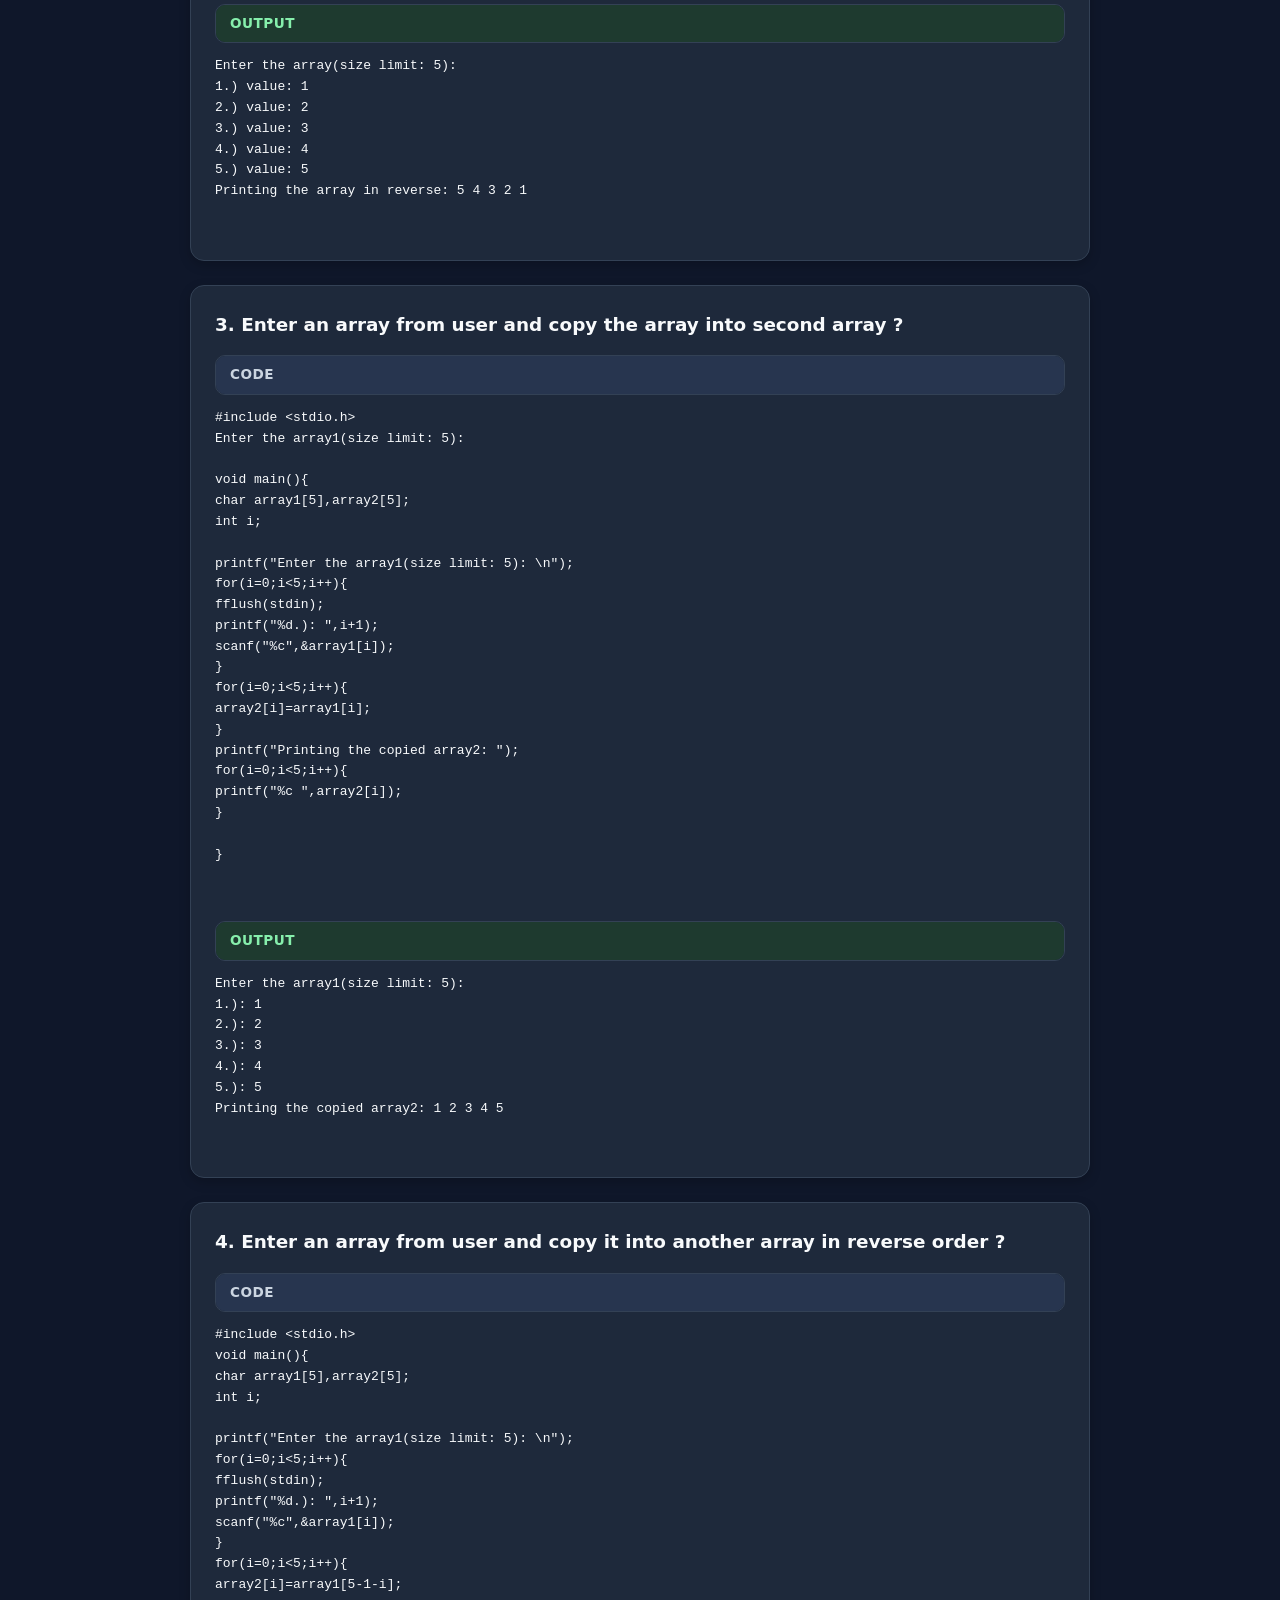
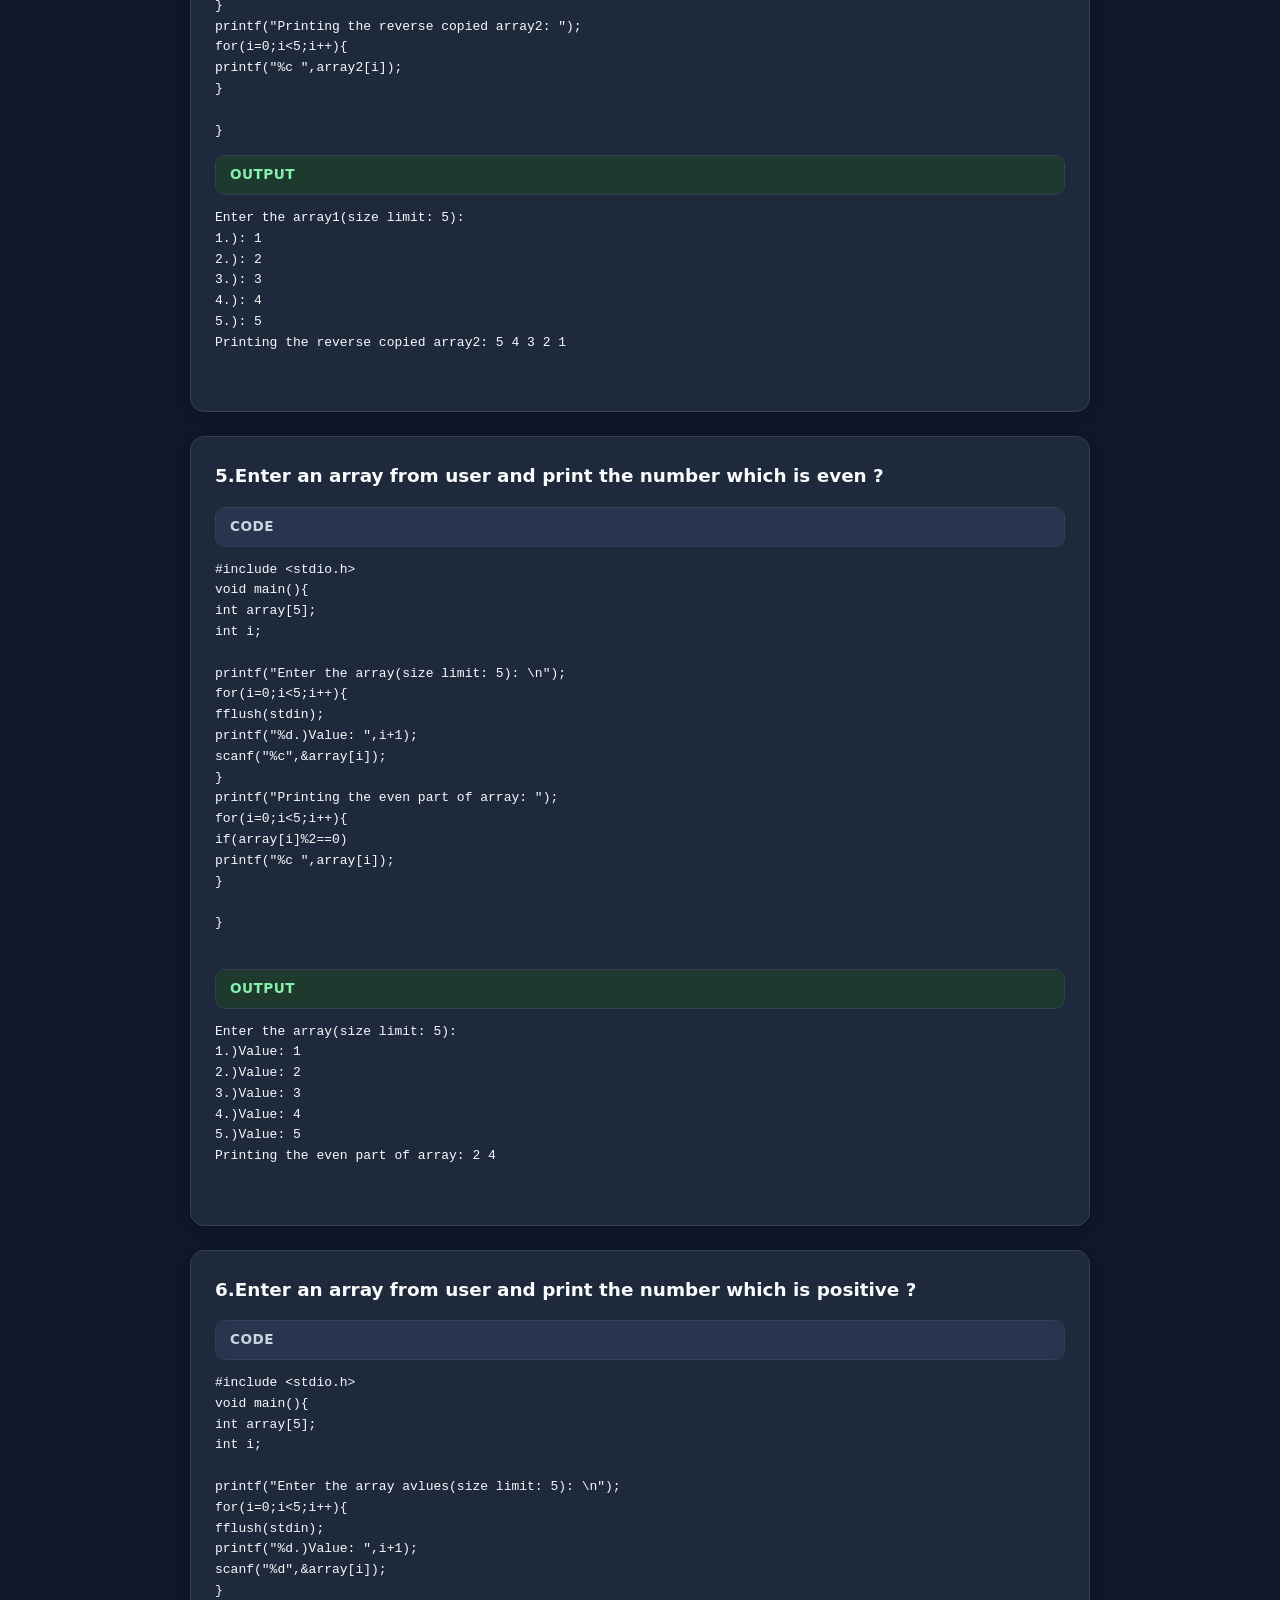
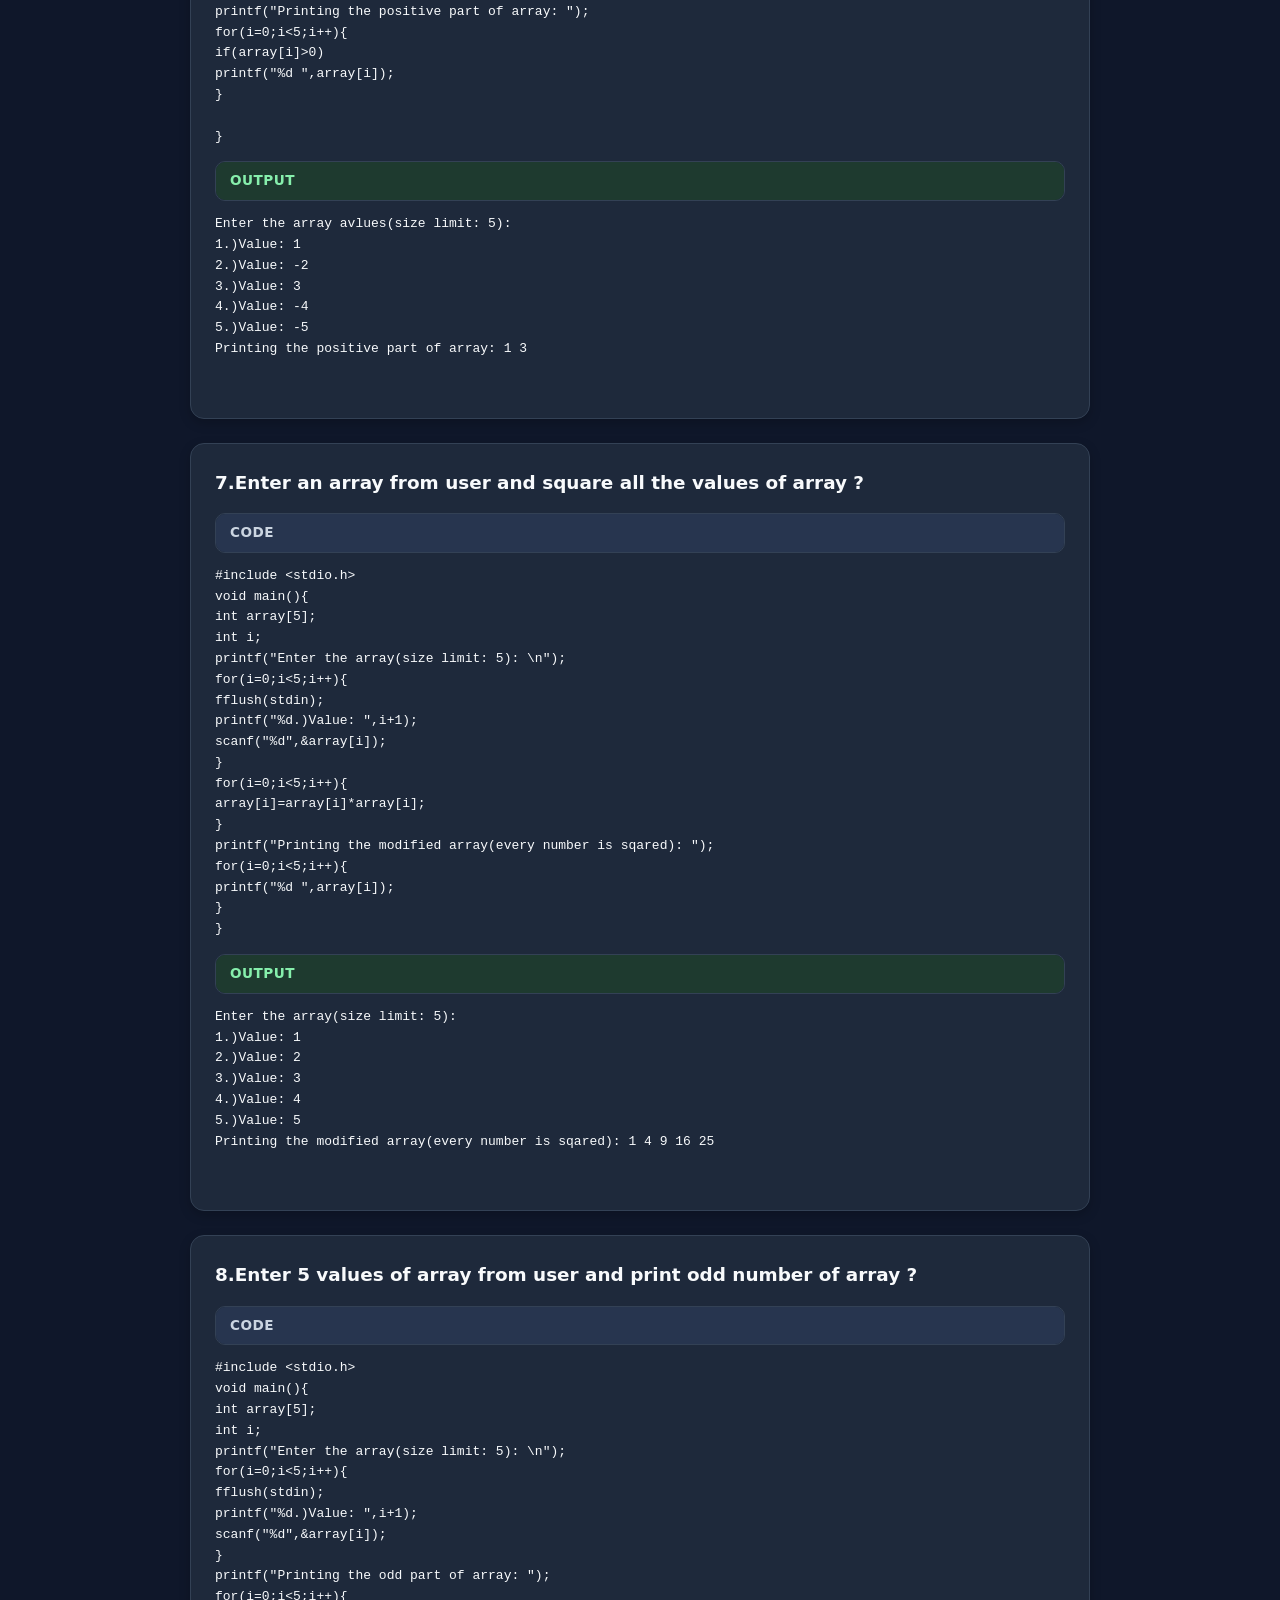
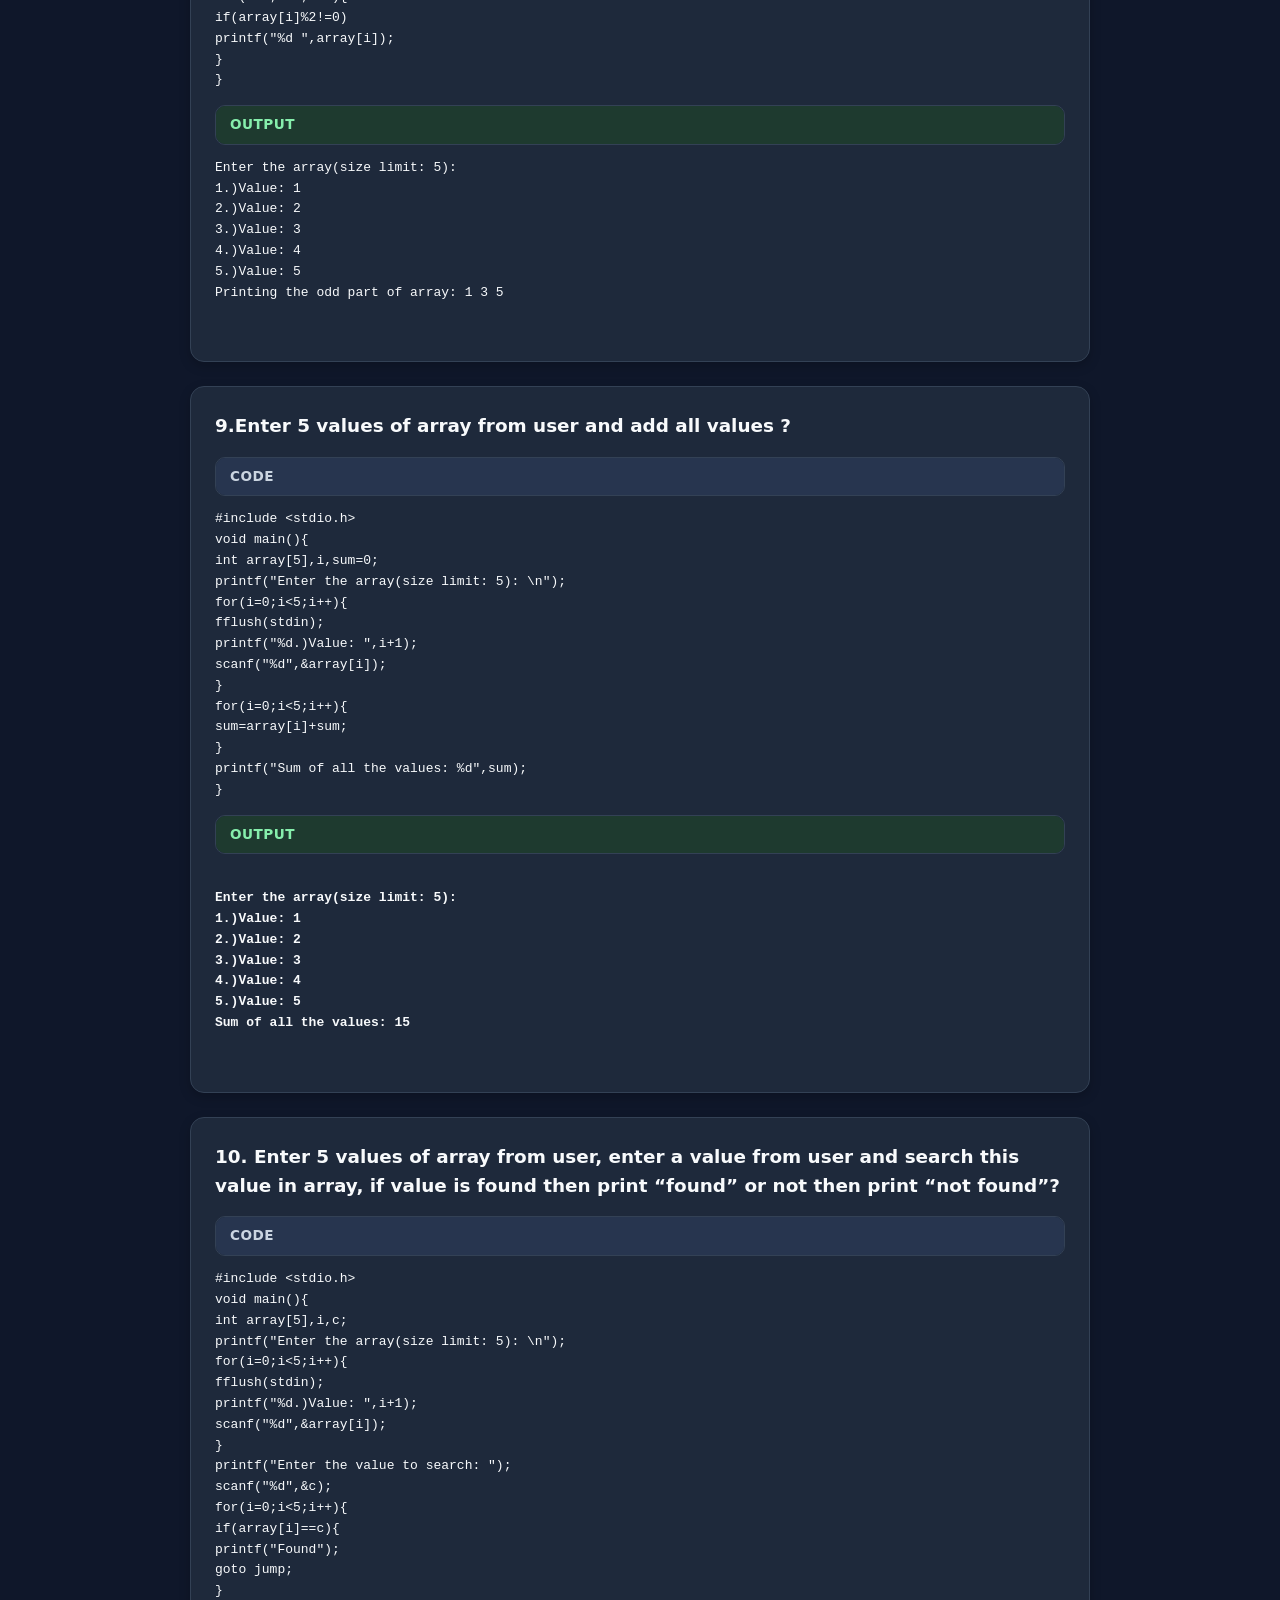
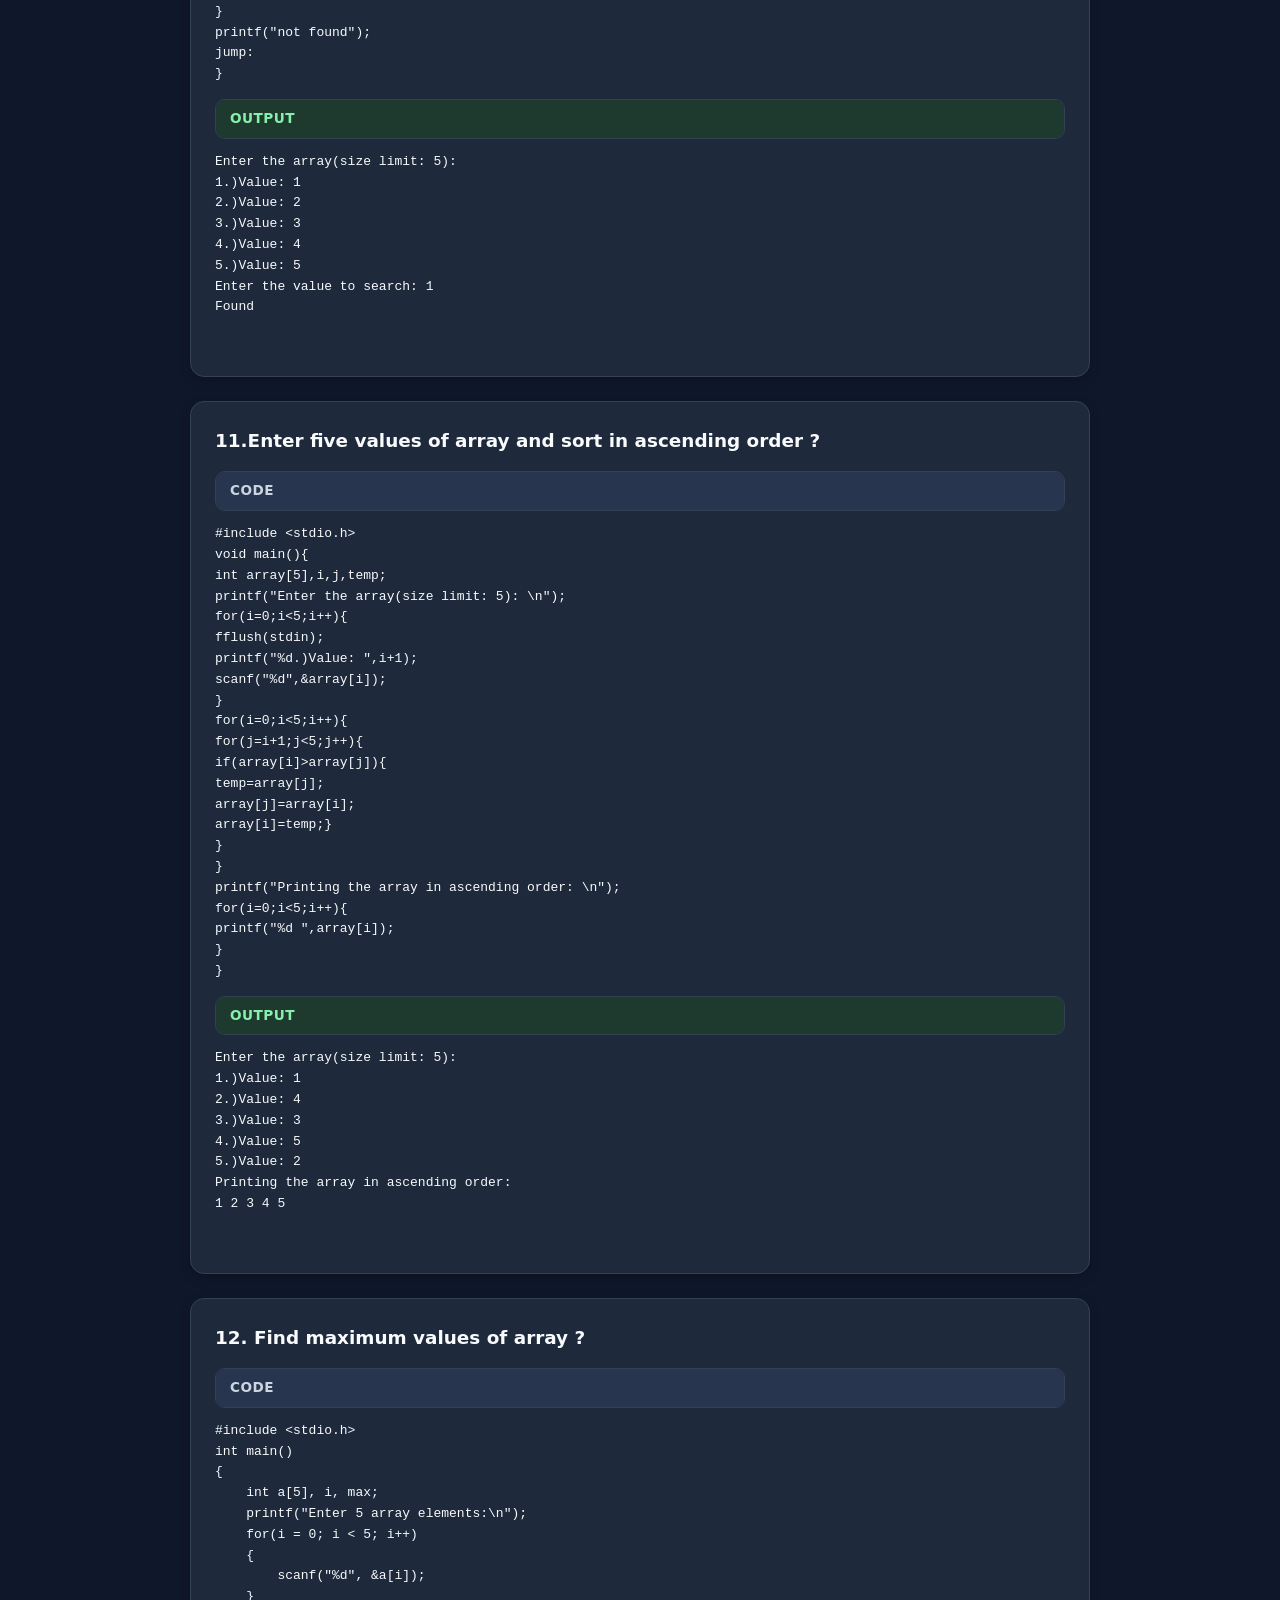
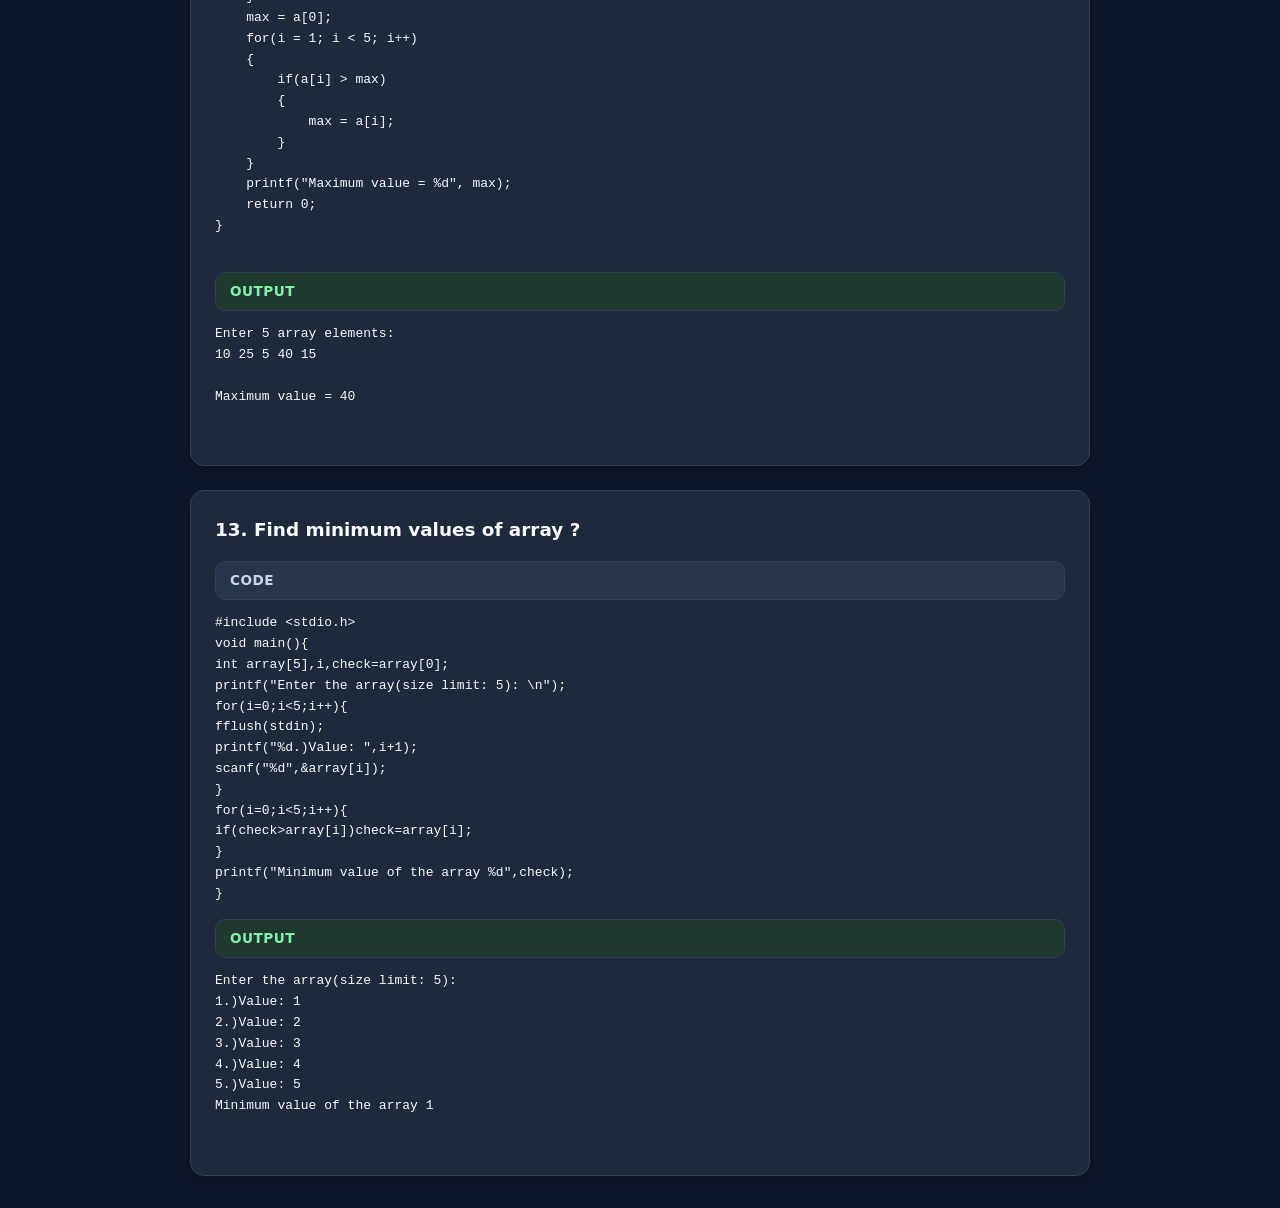
<file: singlearray.html>
<html>
 <head>
  <title>
   C CODE HUB
  </title>
  <link href="style.css" rel="stylesheet"/>
 </head>
 <body class="topic-page">
  <header class="site-header">
   <a class="home-link" href="index.html">
    ← Home
   </a>
   <h1 class="page-title">
    SINGLE DIMENSON ARRAY
   </h1>
  </header>
  <main class="content">
   <br/>
   <br/>
   <!--1st-->
   <section class="question-card">
    <div class="question-title">
     <h2 class="question-heading">
      1.Enter an array from user and display all the value ?
     </h2>
    </div>
    <div class="code-panel">
     <div class="panel-label">
      Code
     </div>
    </div>
    <pre>
#include &lt;stdio.h&gt;
#include &lt;Strings.h&gt;
void main(){
char array[5];
int i;
printf("Enter the array(size limit: 5): \n");
for(i=0;i&lt;5;i++){
fflush(stdin);
printf("%d :",i+1);
scanf("%c",&amp;array[i]);
}
printf("Printing the array: ");
for(i=0;i&lt;5;i++){
printf("%c ",array[i]);
}

}

</pre>
    <div class="output-panel">
     <div class="panel-label">
      Output
     </div>
    </div>
    <pre>
Enter the array(size limit: 5): 
1 :1
2 :2
3 :3
4 :4
5 :5
Printing the array: 1 2 3 4 5 
    </pre>
    <!--2nd-->
   </section>
   <section class="question-card">
    <div class="question-title">
     <h2 class="question-heading">
      2.Enter an array from user and print the array in reverse order ?
     </h2>
    </div>
    <div class="code-panel">
     <div class="panel-label">
      Code
     </div>
    </div>
    <pre>
#include &lt;stdio.h&gt;
#include &lt;Strings.h&gt;
void main(){
char array[5];
int i;

printf("Enter the array(size limit: 5): \n");
for(i=0;i&lt;5;i++){
fflush(stdin);
printf("%d.) value: ",i+1);
scanf("%c",&amp;array[i]);
}
printf("Printing the array in reverse: ");
for(i=4;i&gt;=0;i--){
printf("%c ",array[i]);
}

}
    </pre>
    <div class="output-panel">
     <div class="panel-label">
      Output
     </div>
    </div>
    <pre>
Enter the array(size limit: 5):
1.) value: 1  
2.) value: 2
3.) value: 3
4.) value: 4
5.) value: 5
Printing the array in reverse: 5 4 3 2 1 
    </pre>
    <!--3rd-->
   </section>
   <section class="question-card">
    <div class="question-title">
     <h2 class="question-heading">
      3. Enter an array from user and copy the array into second array ?
     </h2>
    </div>
    <div class="code-panel">
     <div class="panel-label">
      Code
     </div>
    </div>
    <pre>
#include &lt;stdio.h&gt;
Enter the array1(size limit: 5): 

void main(){
char array1[5],array2[5];
int i;

printf("Enter the array1(size limit: 5): \n");
for(i=0;i&lt;5;i++){
fflush(stdin);
printf("%d.): ",i+1);
scanf("%c",&amp;array1[i]);
}
for(i=0;i&lt;5;i++){
array2[i]=array1[i];
}
printf("Printing the copied array2: ");
for(i=0;i&lt;5;i++){
printf("%c ",array2[i]);
}

}

    </pre>
    <div class="output-panel">
     <div class="panel-label">
      Output
     </div>
    </div>
    <pre>
Enter the array1(size limit: 5): 
1.): 1   
2.): 2
3.): 3
4.): 4
5.): 5
Printing the copied array2: 1 2 3 4 5
    </pre>
   </section>
   <section class="question-card">
    <div class="question-title">
     <h2 class="question-heading">
      4. Enter an array from user and copy it into another array in reverse order ?
      </h2>
    </div>
    <div class="code-panel">
     <div class="panel-label">
      Code
     </div>
    </div>
      <pre>
#include &lt;stdio.h&gt;
void main(){
char array1[5],array2[5];
int i;

printf("Enter the array1(size limit: 5): \n");
for(i=0;i&lt;5;i++){
fflush(stdin);
printf("%d.): ",i+1);
scanf("%c",&amp;array1[i]);
}
for(i=0;i&lt;5;i++){
array2[i]=array1[5-1-i];
}
printf("Printing the reverse copied array2: ");
for(i=0;i&lt;5;i++){
printf("%c ",array2[i]);
}

}
</pre>
      <div class="output-panel">
     <div class="panel-label">
      Output
     </div>
    </div>
      <pre>
Enter the array1(size limit: 5):
1.): 1
2.): 2
3.): 3
4.): 4
5.): 5
Printing the reverse copied array2: 5 4 3 2 1 
    </pre>
       </section>
<section class="question-card">
    <div class="question-title">
     <h2 class="question-heading">
     
       5.Enter an array from user and print the number which is even ?
       </h2>
    </div>
    <div class="code-panel">
     <div class="panel-label">
      Code
     </div>
    </div>

      <pre>
#include &lt;stdio.h&gt;
void main(){
int array[5];
int i;

printf("Enter the array(size limit: 5): \n");
for(i=0;i&lt;5;i++){
fflush(stdin);
printf("%d.)Value: ",i+1);
scanf("%c",&amp;array[i]);
}
printf("Printing the even part of array: ");
for(i=0;i&lt;5;i++){
if(array[i]%2==0)
printf("%c ",array[i]);
}

}
    </pre>
       <div class="output-panel">
     <div class="panel-label">
      Output
     </div>
    </div>
      <pre>
Enter the array(size limit: 5): 
1.)Value: 1
2.)Value: 2
3.)Value: 3
4.)Value: 4
5.)Value: 5
Printing the even part of array: 2 4
    </pre>
      </section>
   <section class="question-card">
    <div class="question-title">
     <h2 class="question-heading">

       6.Enter an array from user and print the number which is positive ?
      </h2>
    </div>
    <div class="code-panel">
     <div class="panel-label">
      Code
     </div>
    </div>
      <pre>
#include &lt;stdio.h&gt;
void main(){
int array[5];
int i;

printf("Enter the array avlues(size limit: 5): \n");
for(i=0;i&lt;5;i++){
fflush(stdin);
printf("%d.)Value: ",i+1);
scanf("%d",&amp;array[i]);
}
printf("Printing the positive part of array: ");
for(i=0;i&lt;5;i++){
if(array[i]&gt;0)
printf("%d ",array[i]);
}

}
</pre>
      <div class="output-panel">
     <div class="panel-label">
      Output
     </div>
    </div>
      <pre>
Enter the array avlues(size limit: 5): 
1.)Value: 1
2.)Value: -2
3.)Value: 3
4.)Value: -4
5.)Value: -5
Printing the positive part of array: 1 3 
    </pre>
      </section>
      <section class="question-card">
    <div class="question-title">
     <h2 class="question-heading">
       7.Enter an array from user and square all the values of array ?
      </h2>
    </div>
    <div class="code-panel">
     <div class="panel-label">
      Code
     </div>
    </div>
      <pre>
#include &lt;stdio.h&gt;
void main(){
int array[5];
int i;
printf("Enter the array(size limit: 5): \n");
for(i=0;i&lt;5;i++){
fflush(stdin);
printf("%d.)Value: ",i+1);
scanf("%d",&amp;array[i]);
}
for(i=0;i&lt;5;i++){
array[i]=array[i]*array[i];
}
printf("Printing the modified array(every number is sqared): ");
for(i=0;i&lt;5;i++){
printf("%d ",array[i]);
}
}
</pre>
      <div class="output-panel">
     <div class="panel-label">
      Output
     </div>
    </div>
      <pre>
Enter the array(size limit: 5): 
1.)Value: 1
2.)Value: 2
3.)Value: 3
4.)Value: 4
5.)Value: 5
Printing the modified array(every number is sqared): 1 4 9 16 25
    </pre>
      </section>
     <section class="question-card">
    <div class="question-title">
     <h2 class="question-heading">

       8.Enter 5 values of array from user and print odd number of array ?
      </h2>
    </div>
    <div class="code-panel">
     <div class="panel-label">
      Code
     </div>
    </div>
      <pre>
#include &lt;stdio.h&gt;
void main(){
int array[5];
int i;
printf("Enter the array(size limit: 5): \n");
for(i=0;i&lt;5;i++){
fflush(stdin);
printf("%d.)Value: ",i+1);
scanf("%d",&amp;array[i]);
}
printf("Printing the odd part of array: ");
for(i=0;i&lt;5;i++){
if(array[i]%2!=0)
printf("%d ",array[i]);
}
}
</pre>
       <div class="output-panel">
     <div class="panel-label">
      Output
     </div>
    </div>
      <pre>
Enter the array(size limit: 5): 
1.)Value: 1
2.)Value: 2
3.)Value: 3
4.)Value: 4
5.)Value: 5
Printing the odd part of array: 1 3 5
    </pre>
</section>     
 <section class="question-card">
    <div class="question-title">
     <h2 class="question-heading">
       9.Enter 5 values of array from user and add all values ?
        </h2>
    </div>
    <div class="code-panel">
     <div class="panel-label">
      Code
     </div>
    </div>
    <pre>
#include &lt;stdio.h&gt;
void main(){
int array[5],i,sum=0;
printf("Enter the array(size limit: 5): \n");
for(i=0;i&lt;5;i++){
fflush(stdin);
printf("%d.)Value: ",i+1);
scanf("%d",&amp;array[i]);
}
for(i=0;i&lt;5;i++){
sum=array[i]+sum;
}
printf("Sum of all the values: %d",sum);
}
</pre>
<div class="output-panel">
     <div class="panel-label">
      Output
     </div>
    </div>

            <pre><b>
Enter the array(size limit: 5): 
1.)Value: 1
2.)Value: 2
3.)Value: 3
4.)Value: 4
5.)Value: 5
Sum of all the values: 15</b>
    </pre>
     </section>
       <section class="question-card">
    <div class="question-title">
     <h2 class="question-heading">
       10. Enter 5 values of array from user, enter a value from user and search this value in array, if value is found then print “found” or not 
    then print “not found”?
           </h2>
    </div>
    <div class="code-panel">
     <div class="panel-label">
      Code
     </div>
    </div>
 <pre>
#include &lt;stdio.h&gt;
void main(){
int array[5],i,c;
printf("Enter the array(size limit: 5): \n");
for(i=0;i&lt;5;i++){
fflush(stdin);
printf("%d.)Value: ",i+1);
scanf("%d",&amp;array[i]);
}
printf("Enter the value to search: ");
scanf("%d",&amp;c);
for(i=0;i&lt;5;i++){
if(array[i]==c){
printf("Found");
goto jump;
}
}
printf("not found");
jump:
}
</pre>
        <div class="output-panel">
     <div class="panel-label">
      Output
     </div>
    </div>
    <pre>
Enter the array(size limit: 5): 
1.)Value: 1
2.)Value: 2
3.)Value: 3
4.)Value: 4
5.)Value: 5
Enter the value to search: 1
Found
    </pre>
      </section>
 <section class="question-card">
    <div class="question-title">
     <h2 class="question-heading">     
       11.Enter five values of array and sort in ascending order ?
      </h2>
          </div>
    <div class="code-panel">
     <div class="panel-label">
      Code
     </div>
    </div>
  <pre>
#include &lt;stdio.h&gt;
void main(){
int array[5],i,j,temp;
printf("Enter the array(size limit: 5): \n");
for(i=0;i&lt;5;i++){
fflush(stdin);
printf("%d.)Value: ",i+1);
scanf("%d",&amp;array[i]);
}
for(i=0;i&lt;5;i++){
for(j=i+1;j&lt;5;j++){
if(array[i]&gt;array[j]){
temp=array[j];
array[j]=array[i];
array[i]=temp;}
}
}
printf("Printing the array in ascending order: \n");
for(i=0;i&lt;5;i++){
printf("%d ",array[i]);
}
}
</pre>
           <div class="output-panel">
     <div class="panel-label">
      Output
     </div>
    </div>
  <pre>
Enter the array(size limit: 5): 
1.)Value: 1
2.)Value: 4
3.)Value: 3
4.)Value: 5
5.)Value: 2
Printing the array in ascending order:
1 2 3 4 5
    </pre>
    </section>
      <section class="question-card">
    <div class="question-title">
     <h2 class="question-heading">
       12. Find maximum values of array ?
      </h2>
        </div>
    <div class="code-panel">
     <div class="panel-label">
      Code
     </div>
    </div>
     <pre>
#include &lt;stdio.h&gt;
int main()
{
    int a[5], i, max;
    printf("Enter 5 array elements:\n");
    for(i = 0; i < 5; i++)
    {
        scanf("%d", &a[i]);
    }
    max = a[0];
    for(i = 1; i < 5; i++)
    {
        if(a[i] > max)
        {
            max = a[i];
        }
    }
    printf("Maximum value = %d", max);
    return 0;
}
    </pre>
    <div class="output-panel">
     <div class="panel-label">
      Output
     </div>
    </div>
    <pre>
Enter 5 array elements:
10 25 5 40 15

Maximum value = 40
    </pre>
</section>
 <section class="question-card">
    <div class="question-title">
     <h2 class="question-heading">
13. Find minimum values of array ?</h2>
       </div>
    <div class="code-panel">
     <div class="panel-label">
      Code
     </div>
    </div>
  <pre>
#include &lt;stdio.h&gt;
void main(){
int array[5],i,check=array[0];
printf("Enter the array(size limit: 5): \n");
for(i=0;i&lt;5;i++){
fflush(stdin);
printf("%d.)Value: ",i+1);
scanf("%d",&amp;array[i]);
}
for(i=0;i&lt;5;i++){
if(check&gt;array[i])check=array[i];
}
printf("Minimum value of the array %d",check);
}
</pre>
    <div class="output-panel">
     <div class="panel-label">
      Output
     </div>
    </div>
    <pre>
Enter the array(size limit: 5): 
1.)Value: 1
2.)Value: 2
3.)Value: 3
4.)Value: 4
5.)Value: 5
Minimum value of the array 1
    </pre>
</section>
  </main>
 </body>
</html>
</file>
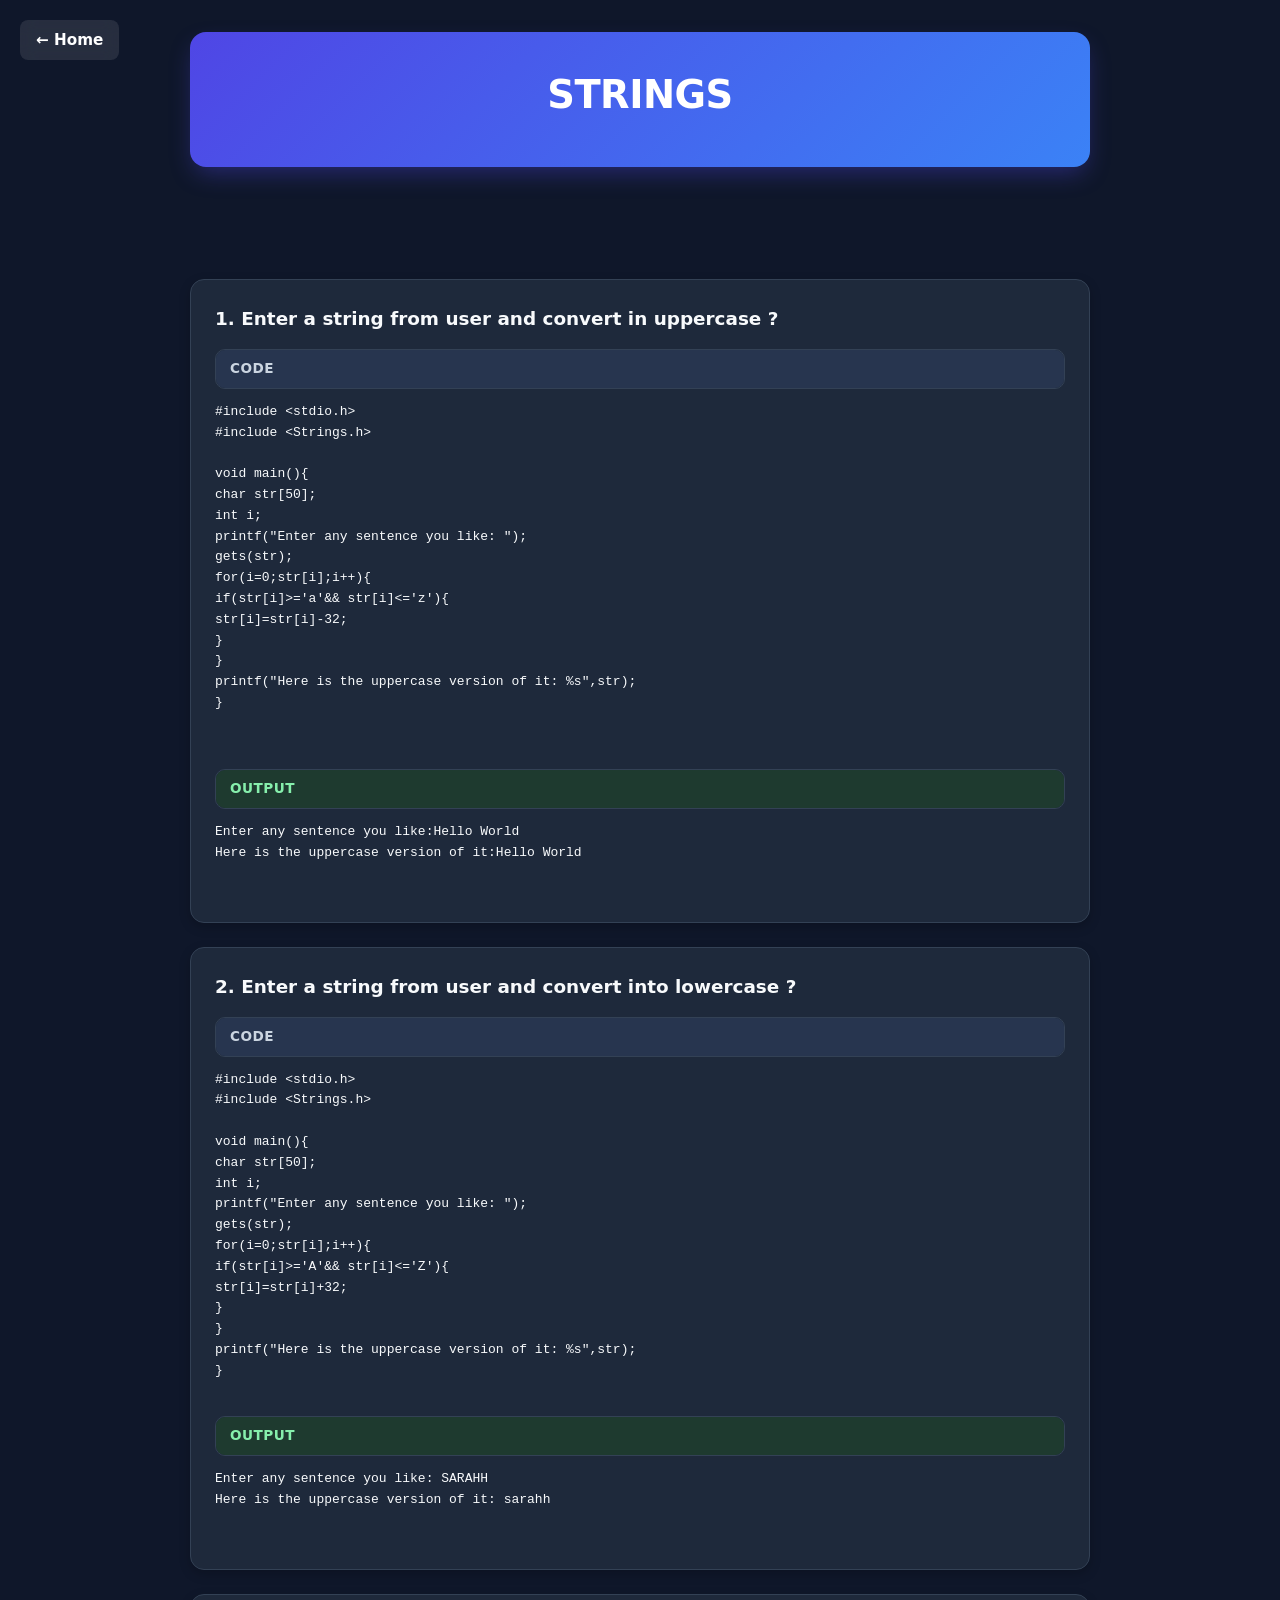
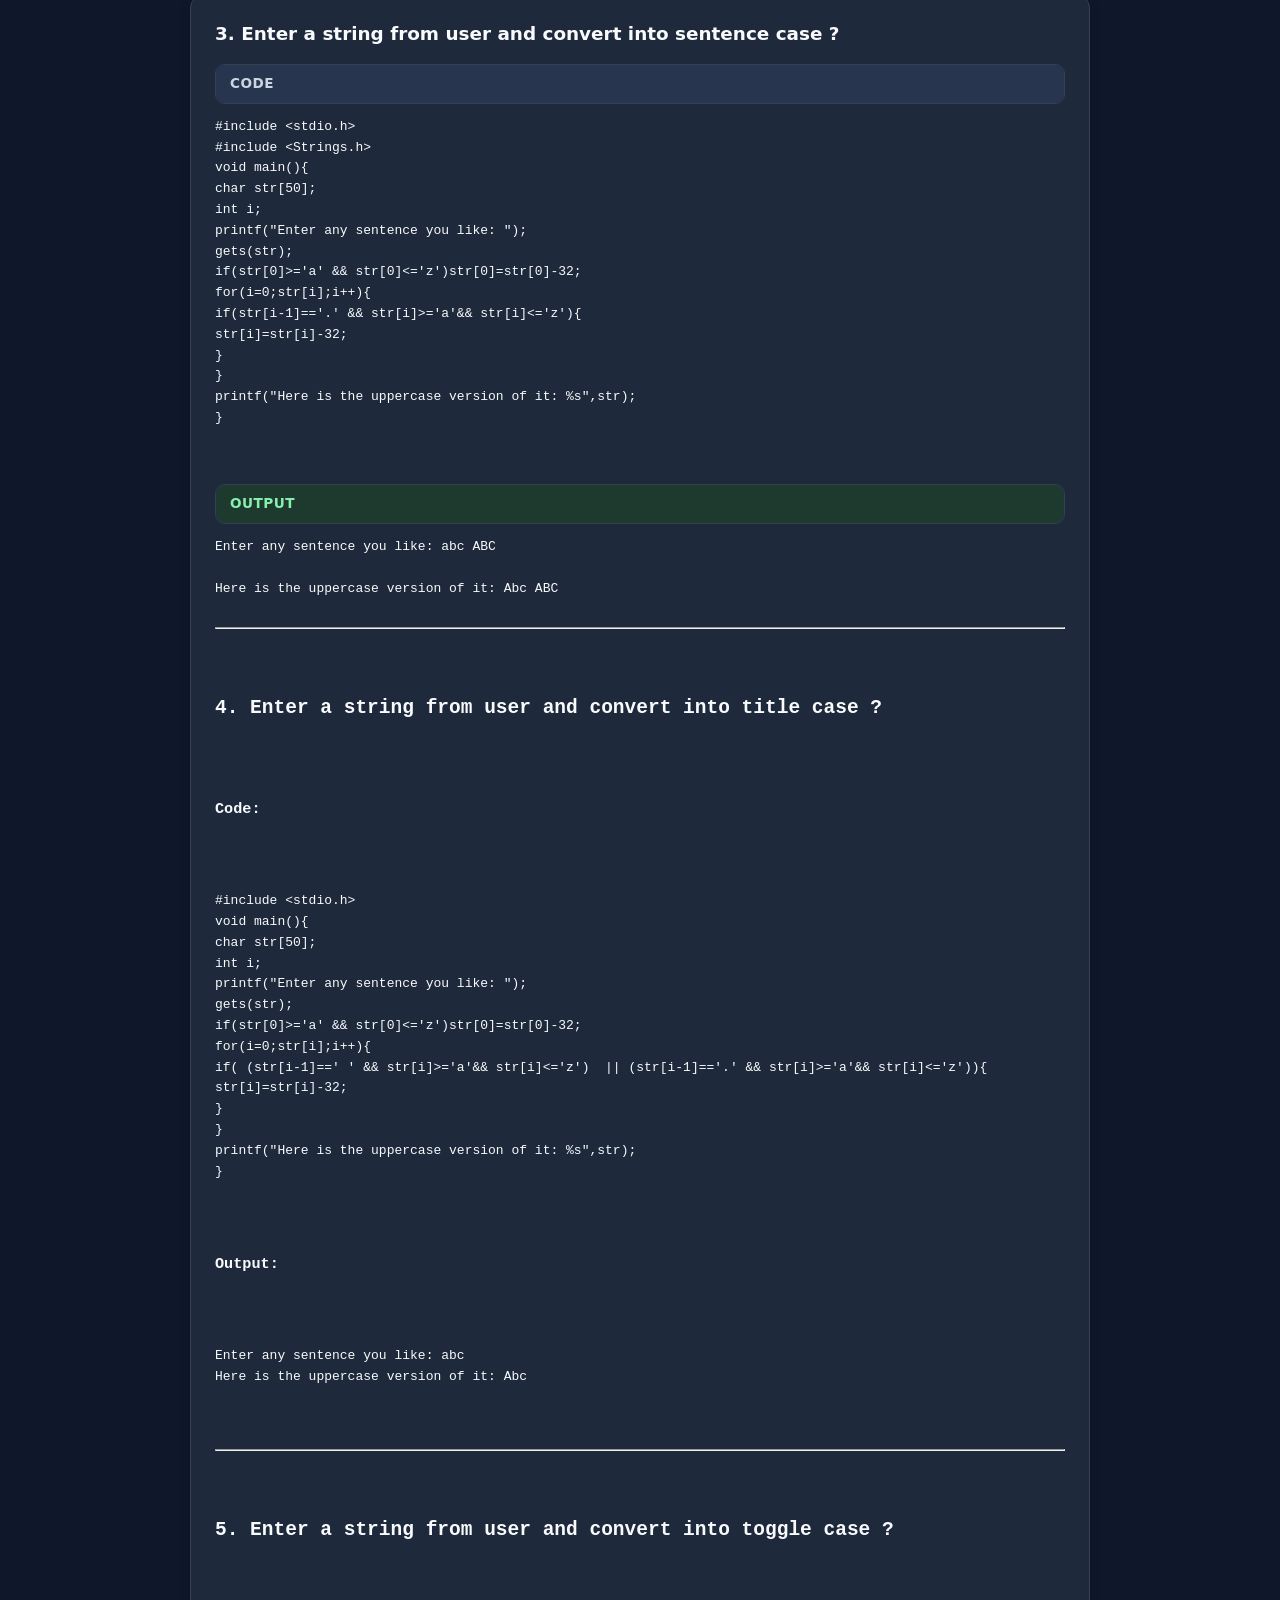
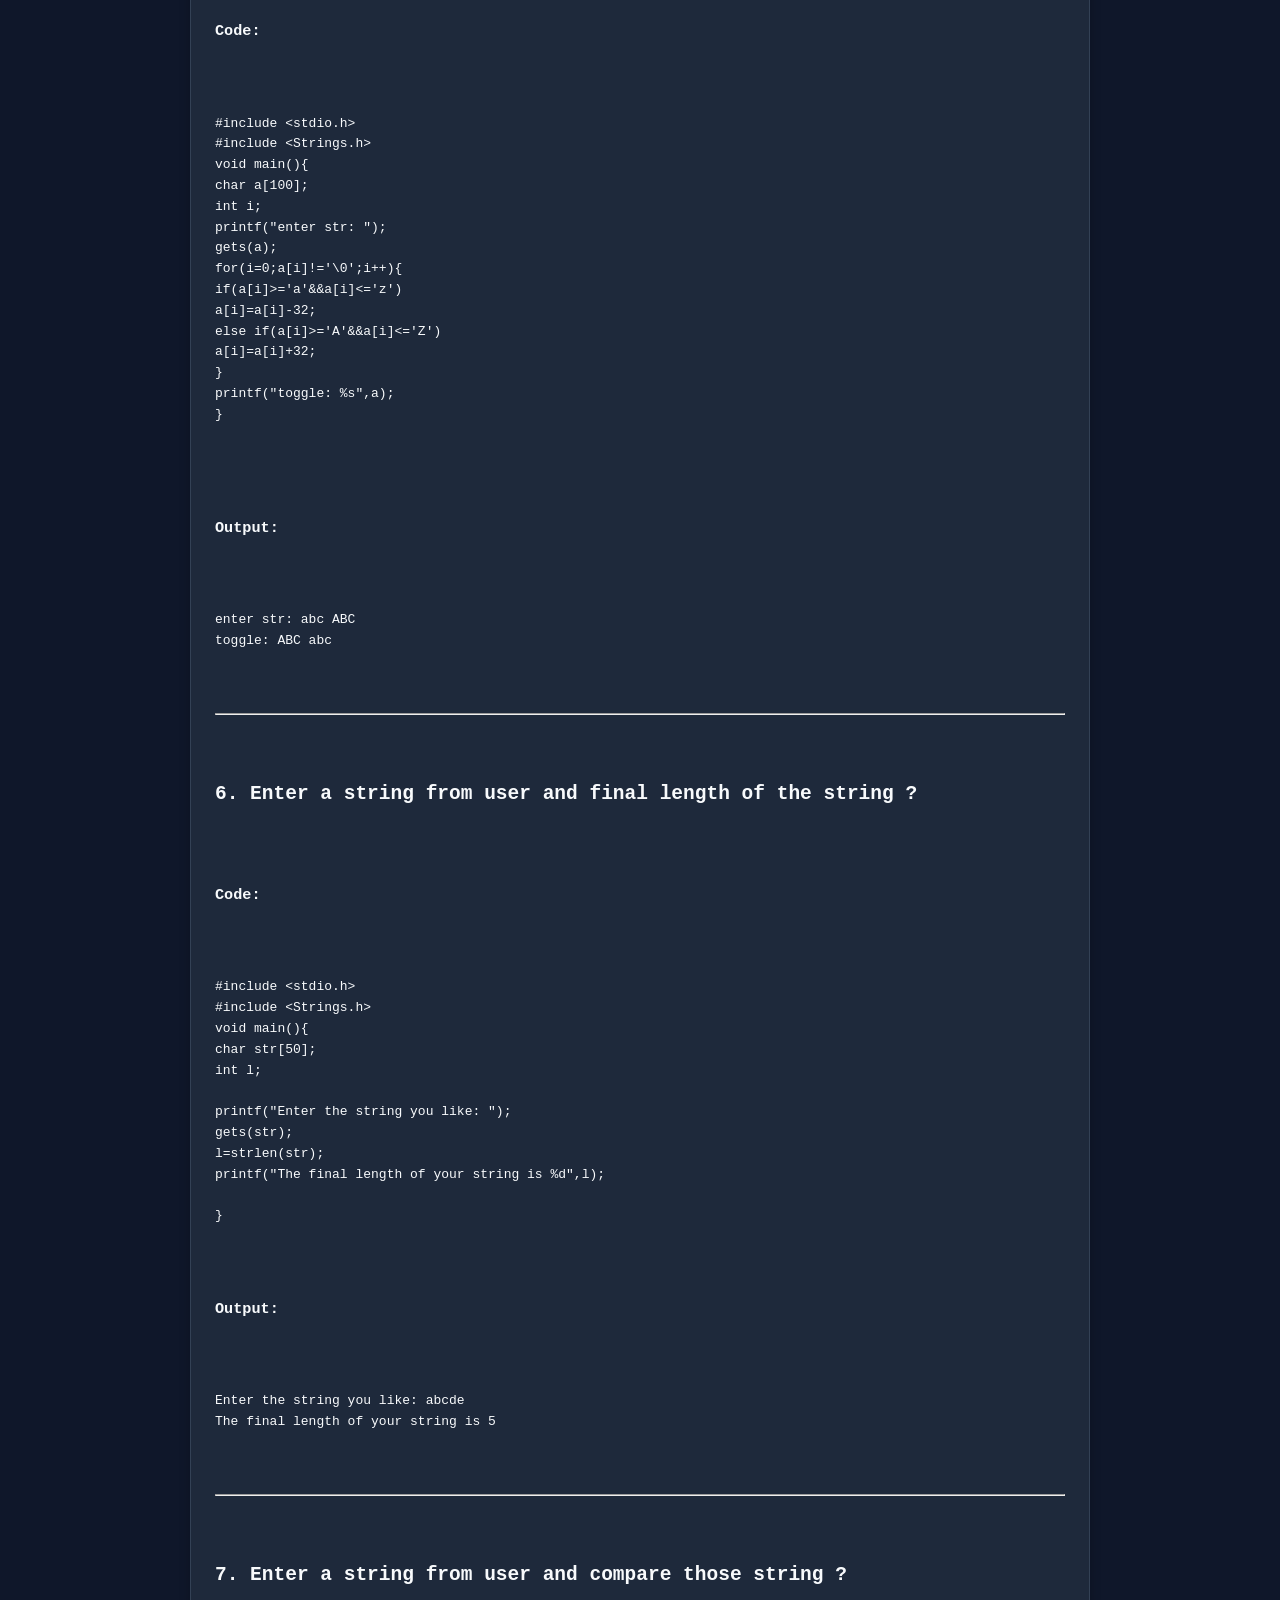
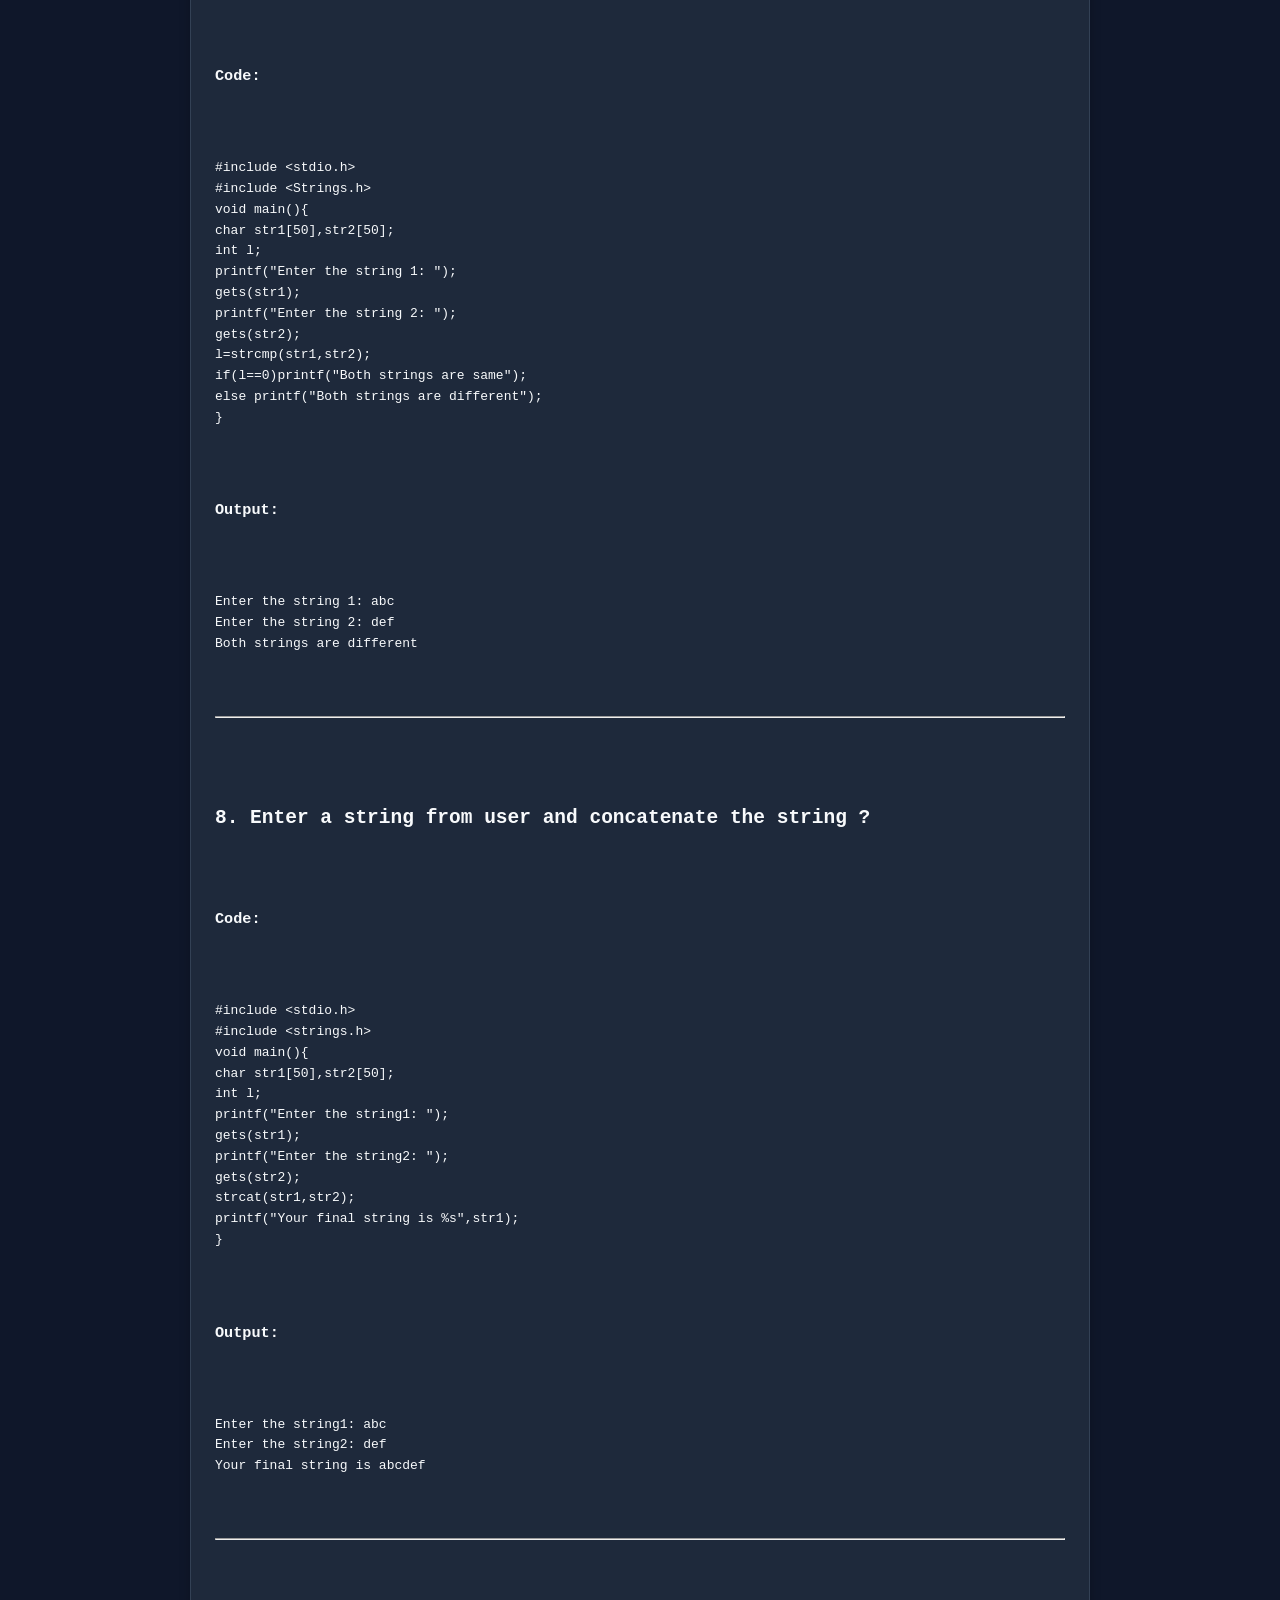
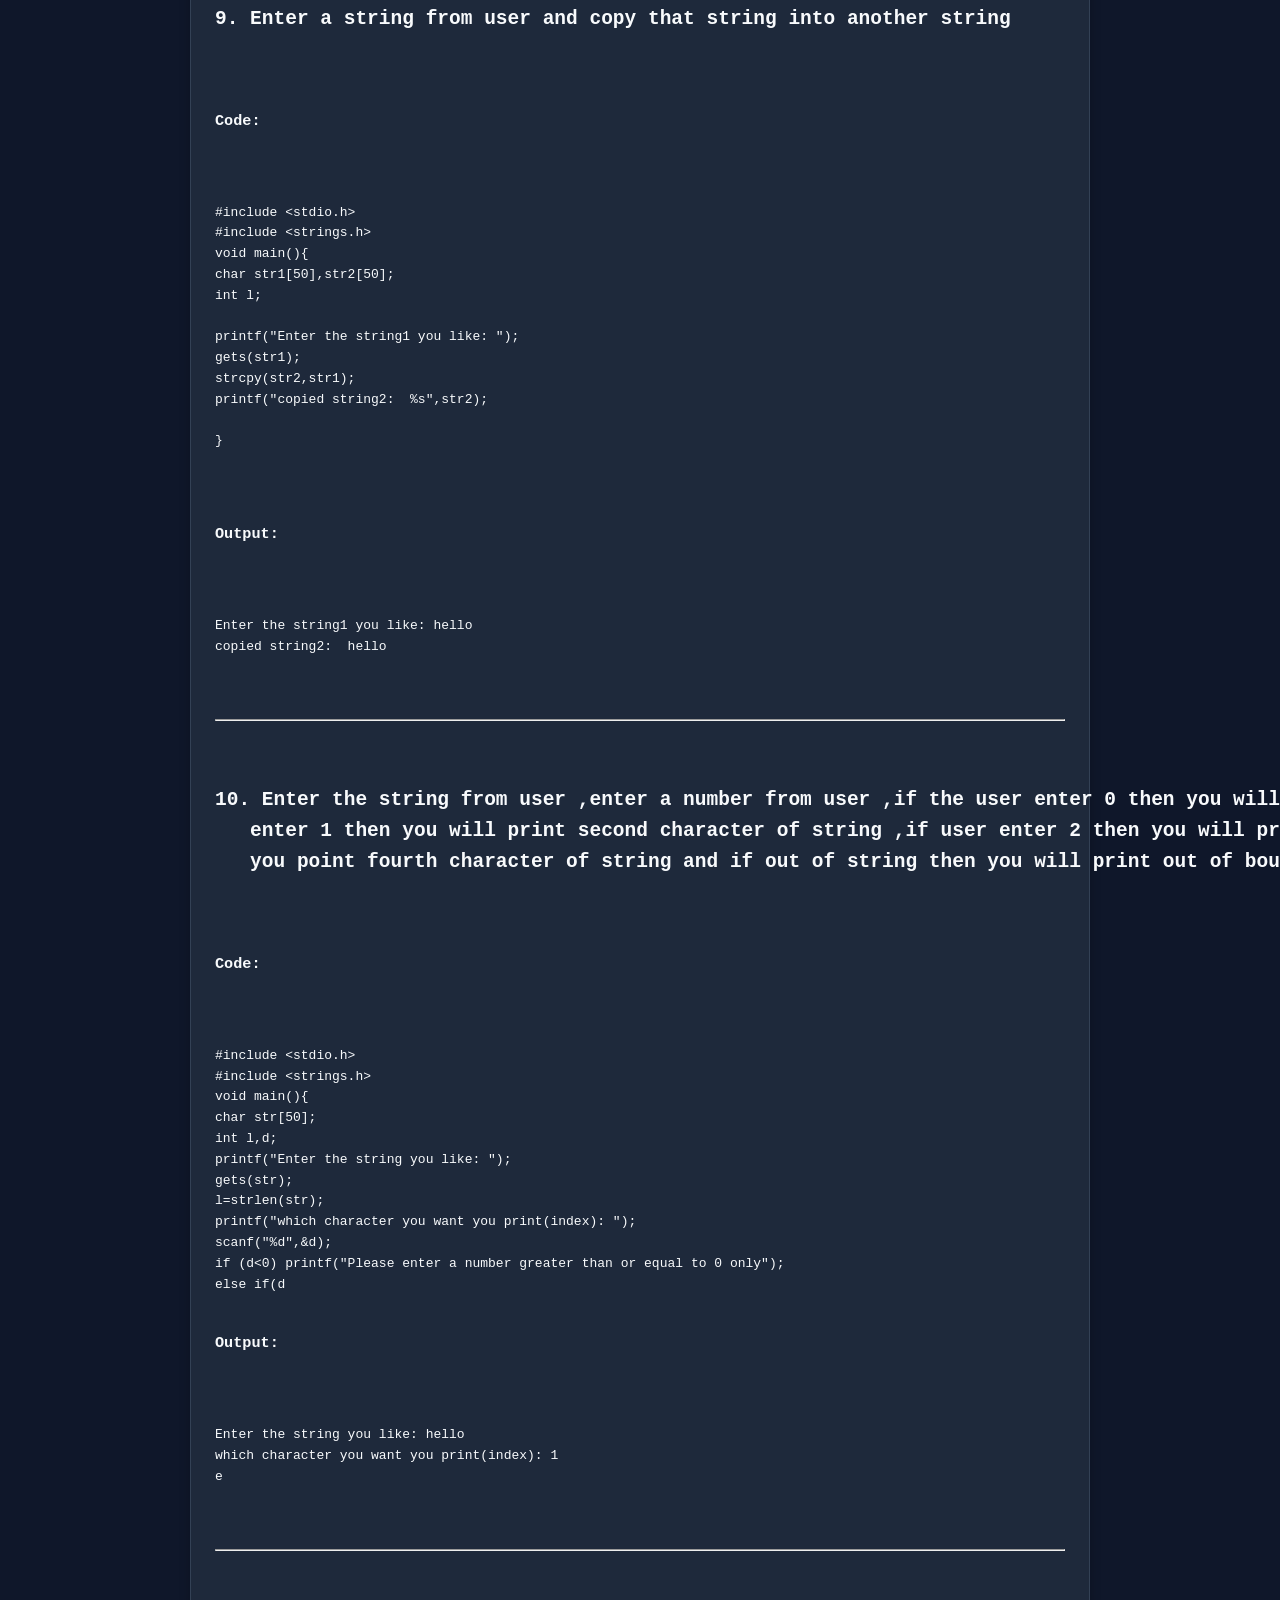
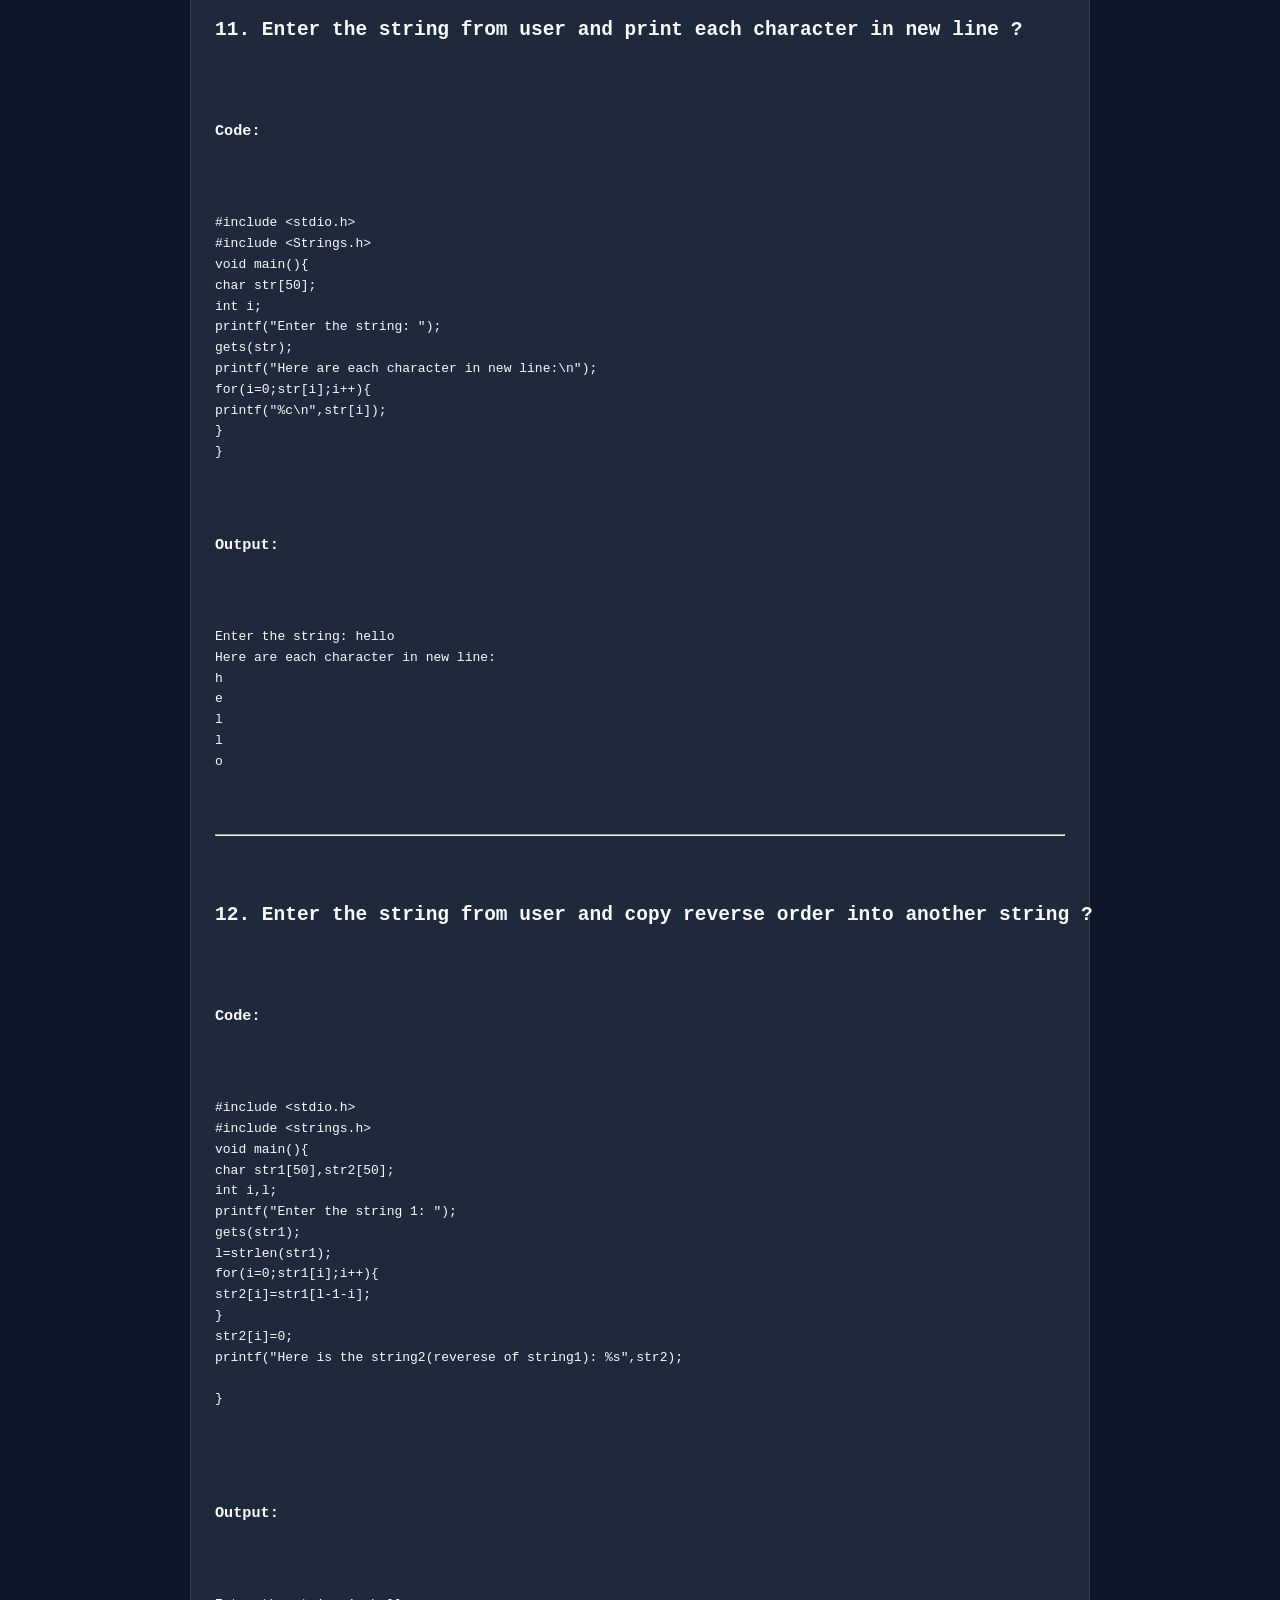
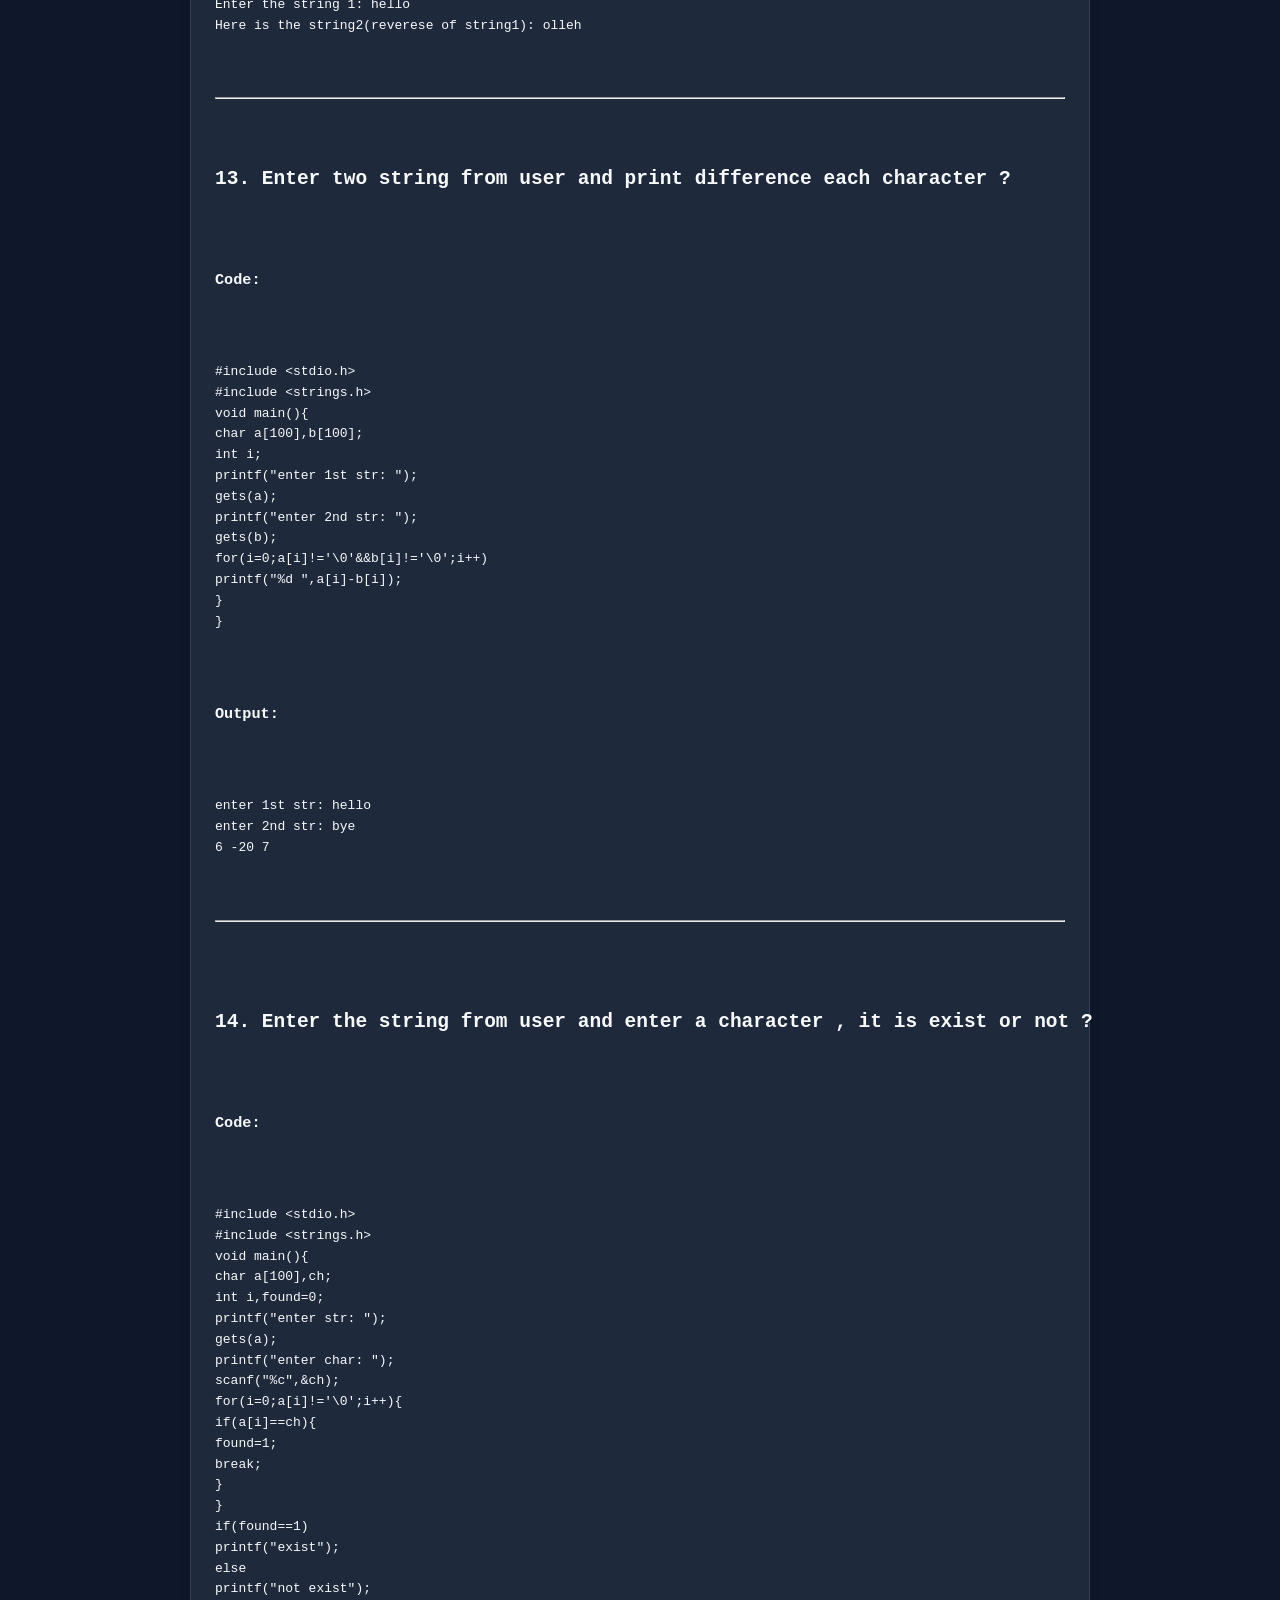
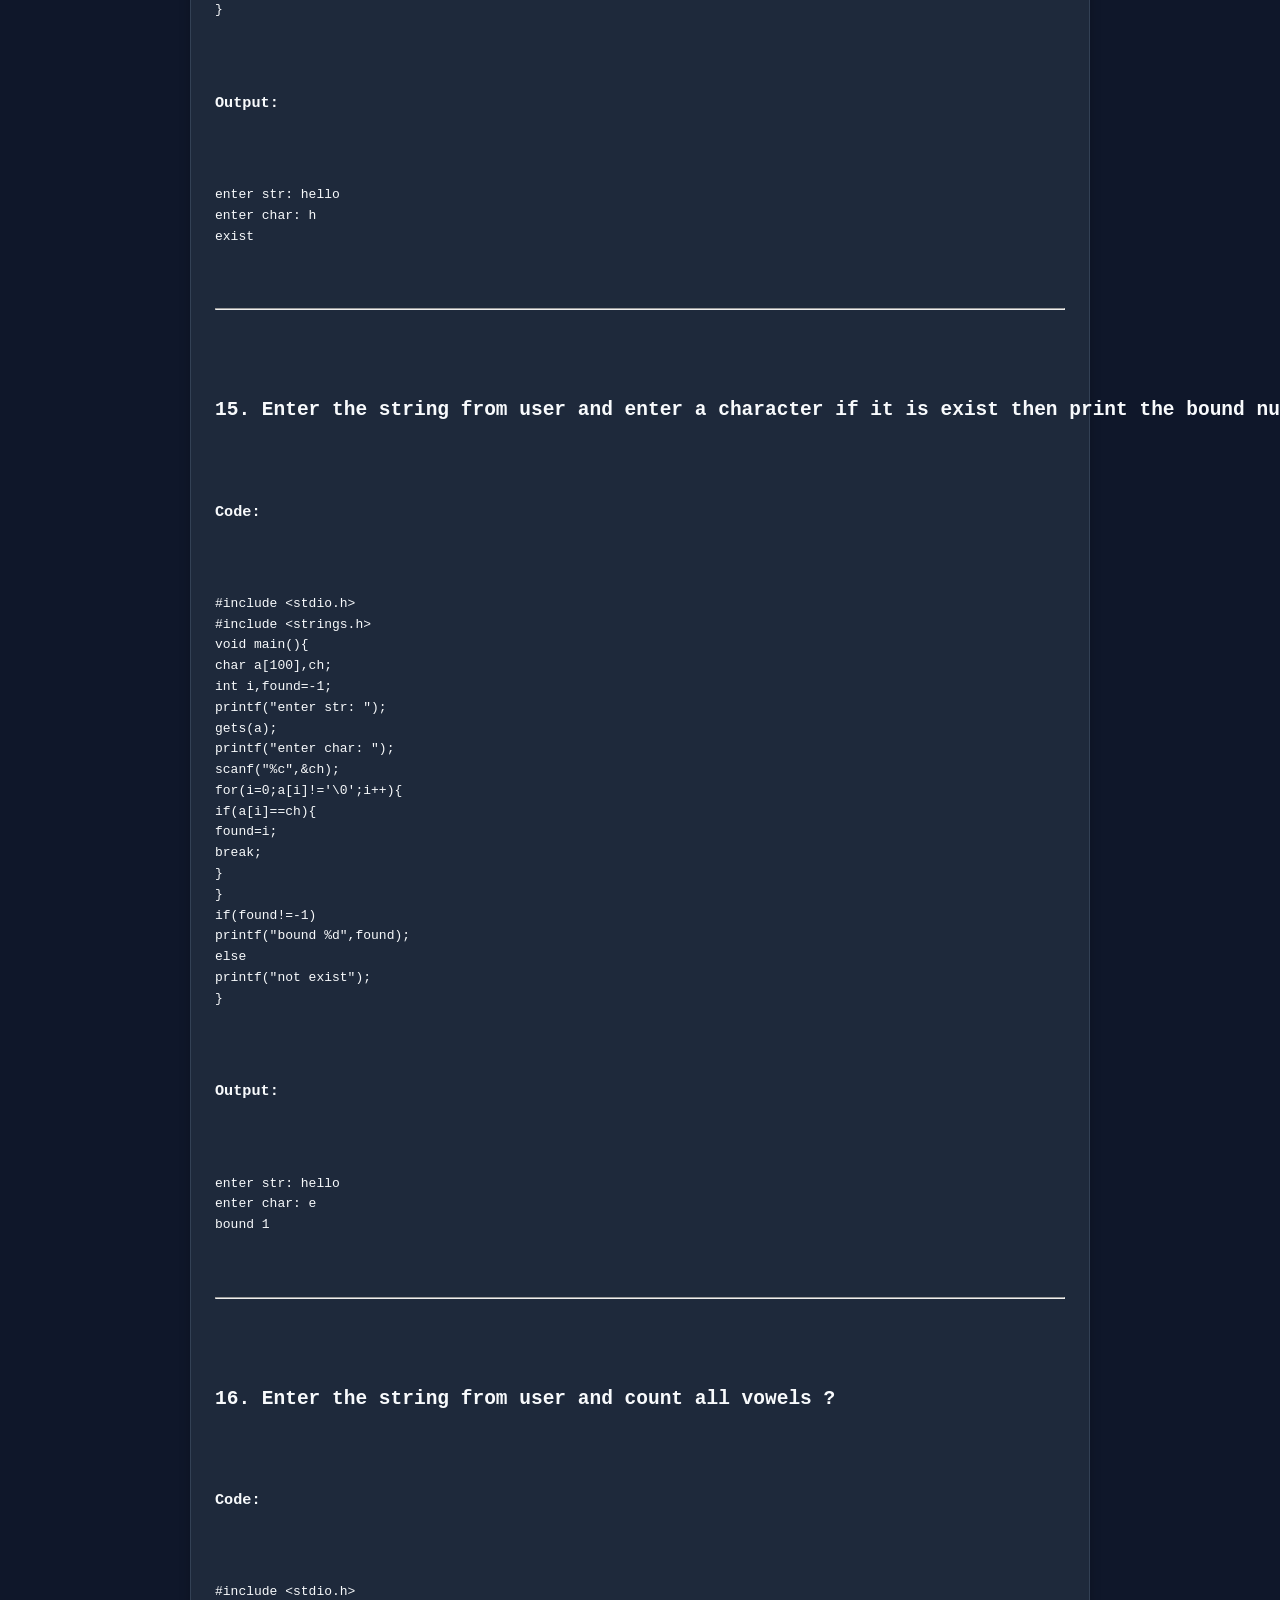
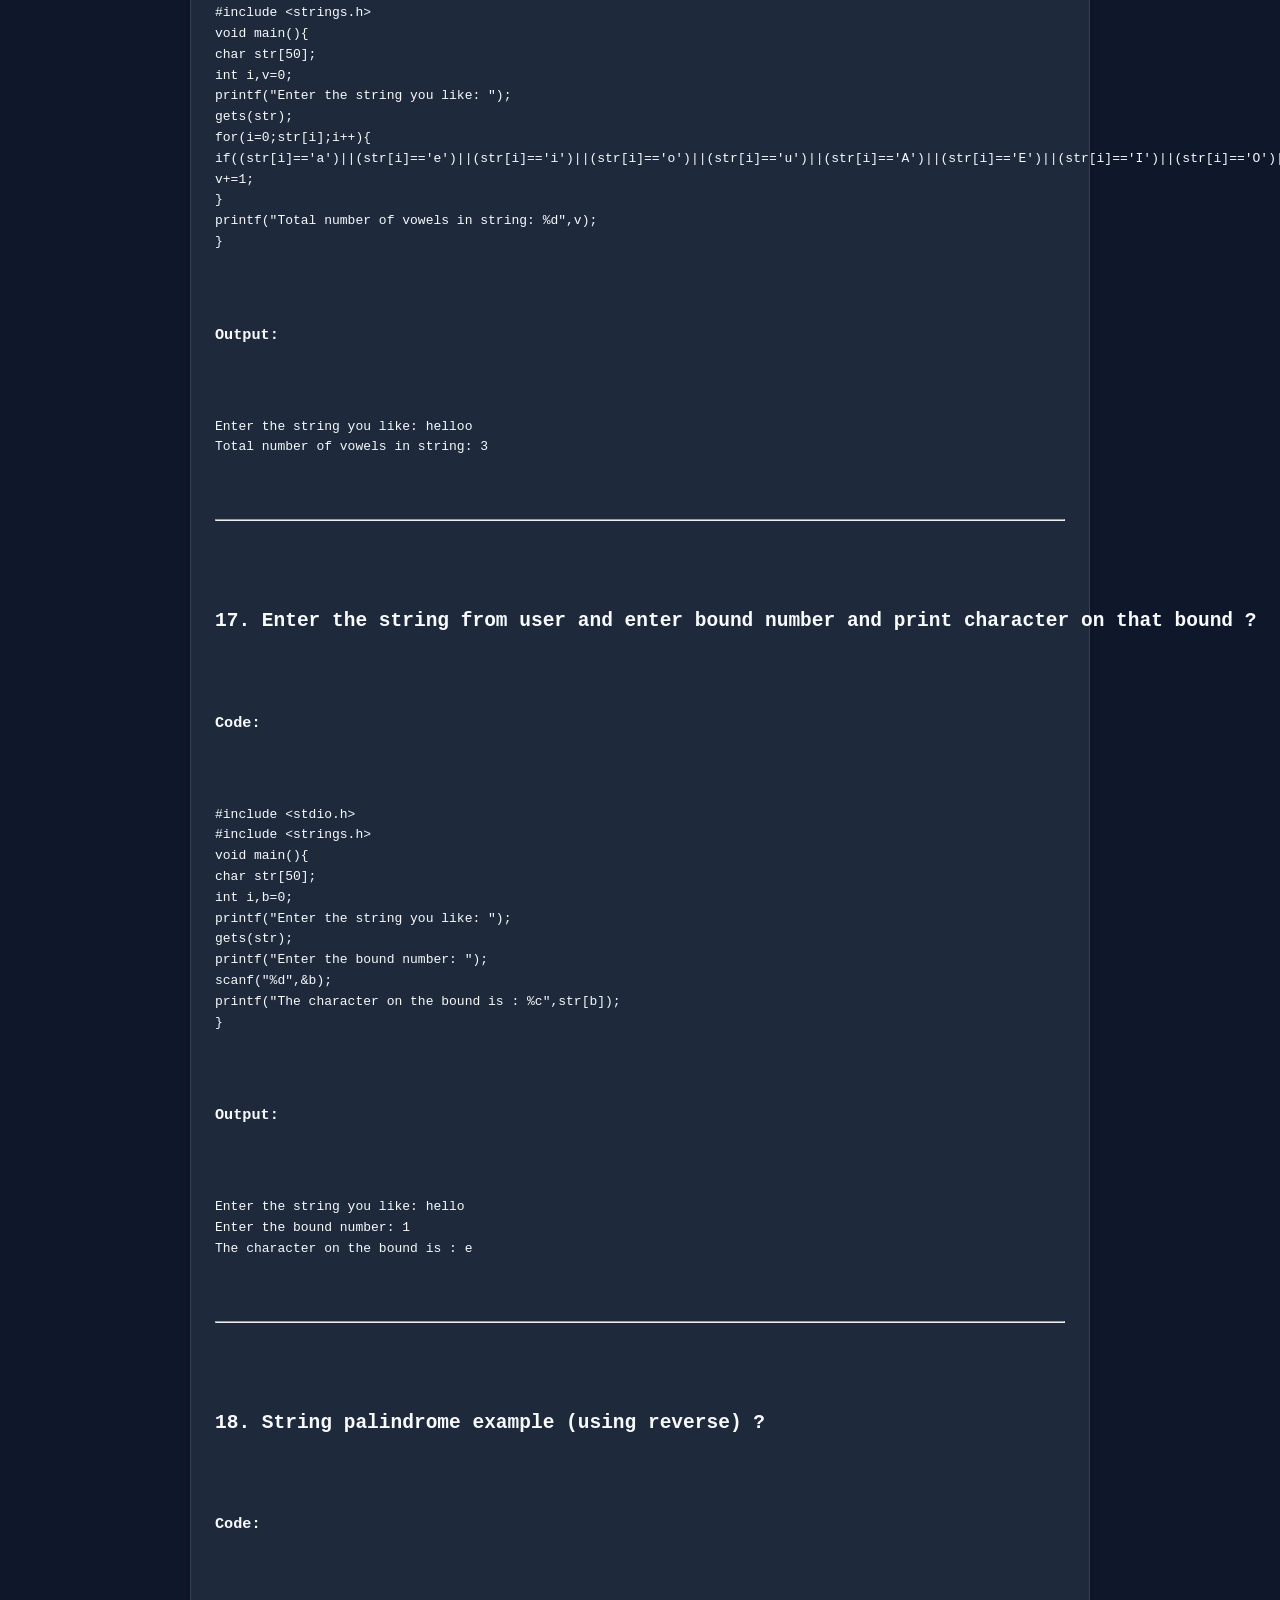
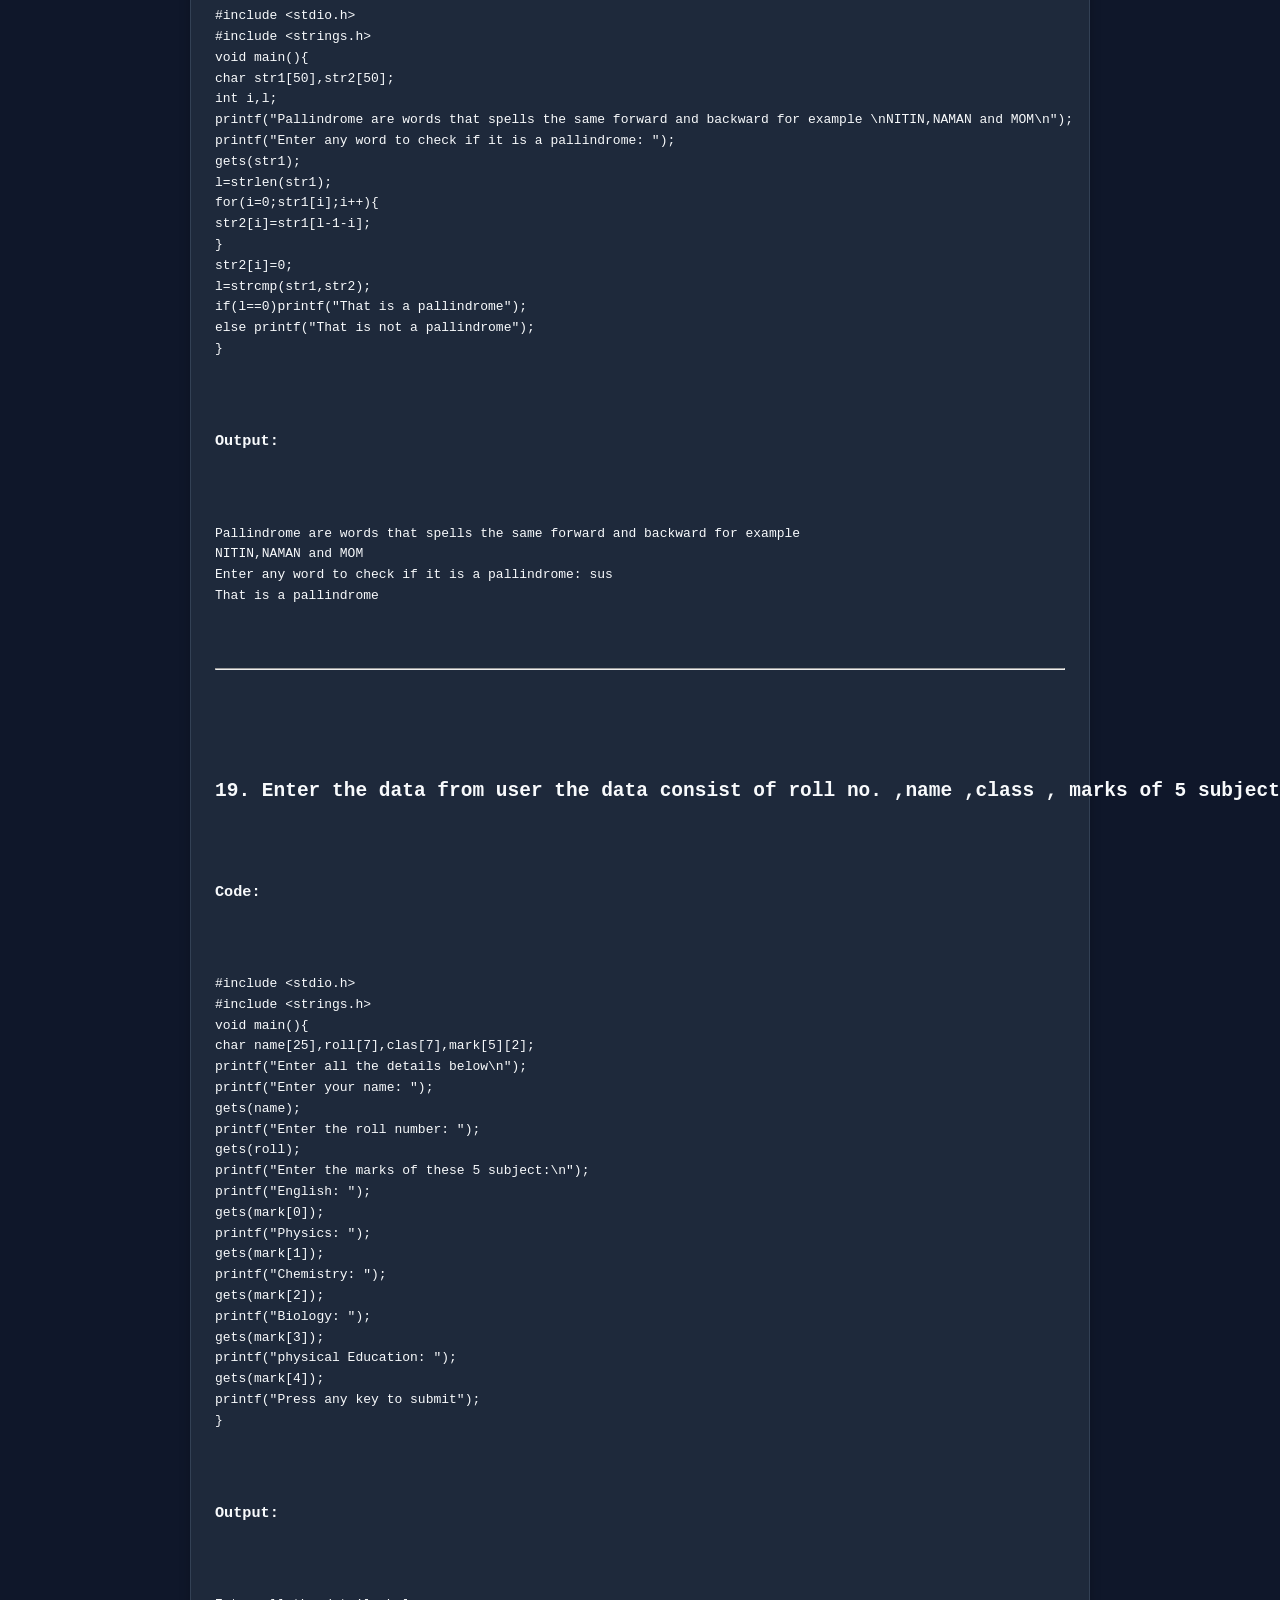
<file: strings.html>
<html>
 <head>
  <title>
   C CODE HUB
  </title>
  <link href="style.css" rel="stylesheet"/>
 </head>
 <body class="topic-page">
  <header class="site-header">
   <a class="home-link" href="index.html">
    ← Home
   </a>
   <h1 class="page-title">
    STRINGS
   </h1>
  </header>
  <main class="content">
   <br/>
   <br/>
   <section class="question-card">
    <div class="question-title">
     <h2 class="question-heading">
      1. Enter a string from user and convert in uppercase ?
     </h2>
    </div>
    <div class="code-panel">
     <div class="panel-label">
      Code
     </div>
    </div>
    <pre>
#include &lt;stdio.h&gt;
#include &lt;Strings.h&gt;

void main(){
char str[50];
int i;
printf("Enter any sentence you like: ");
gets(str);
for(i=0;str[i];i++){
if(str[i]&gt;='a'&amp;&amp; str[i]&lt;='z'){
str[i]=str[i]-32;
}
}
printf("Here is the uppercase version of it: %s",str);
}

    </pre>
    <div class="output-panel">
     <div class="panel-label">
      Output
     </div>
    </div>
    <pre>
Enter any sentence you like:Hello World
Here is the uppercase version of it:Hello World
    </pre>
   </section>
   <section class="question-card">
    <div class="question-title">
     <h2 class="question-heading">
      2. Enter a string from user and convert into lowercase ?
     </h2>
    </div>
    <div class="code-panel">
     <div class="panel-label">
      Code
     </div>
    </div>
    <pre>
#include &lt;stdio.h&gt;
#include &lt;Strings.h&gt;

void main(){
char str[50];
int i;
printf("Enter any sentence you like: ");
gets(str);
for(i=0;str[i];i++){
if(str[i]&gt;='A'&amp;&amp; str[i]&lt;='Z'){
str[i]=str[i]+32;
}
}
printf("Here is the uppercase version of it: %s",str);
}
    </pre>
    <div class="output-panel">
     <div class="panel-label">
      Output
     </div>
    </div>
    <pre>
Enter any sentence you like: SARAHH
Here is the uppercase version of it: sarahh
    </pre>
   </section>
   <section class="question-card">
    <div class="question-title">
     <h2 class="question-heading">
      3. Enter a string from user and convert into sentence case ?
     </h2>
    </div>
    <div class="code-panel">
     <div class="panel-label">
      Code
     </div>
    </div>
    <pre>
#include &lt;stdio.h&gt;
#include &lt;Strings.h&gt;
void main(){
char str[50];
int i;
printf("Enter any sentence you like: ");
gets(str);
if(str[0]&gt;='a' &amp;&amp; str[0]&lt;='z')str[0]=str[0]-32;
for(i=0;str[i];i++){
if(str[i-1]=='.' &amp;&amp; str[i]&gt;='a'&amp;&amp; str[i]&lt;='z'){
str[i]=str[i]-32;
}
}
printf("Here is the uppercase version of it: %s",str);
}

    </pre>
    <div class="output-panel">
     <div class="panel-label">
      Output
     </div>
    </div>
    <pre>
Enter any sentence you like: abc ABC

Here is the uppercase version of it: Abc ABC
 <hr/>

<h2>4. Enter a string from user and convert into title case ?</h2>
    <h3>Code:</h3>
    <pre>
#include &lt;stdio.h&gt;
void main(){
char str[50];
int i;
printf("Enter any sentence you like: ");
gets(str);
if(str[0]&gt;='a' &amp;&amp; str[0]&lt;='z')str[0]=str[0]-32;
for(i=0;str[i];i++){
if( (str[i-1]==' ' &amp;&amp; str[i]&gt;='a'&amp;&amp; str[i]&lt;='z')  || (str[i-1]=='.' &amp;&amp; str[i]&gt;='a'&amp;&amp; str[i]&lt;='z')){
str[i]=str[i]-32;
}
}
printf("Here is the uppercase version of it: %s",str);
}
</pre>
    <h3>Output:</h3>
    <pre>
Enter any sentence you like: abc
Here is the uppercase version of it: Abc
    </pre>
<hr/>

<h2>5. Enter a string from user and convert into toggle case ?</h2>
    <h3>Code:</h3>
    <pre>
#include &lt;stdio.h&gt;
#include &lt;Strings.h&gt;
void main(){
char a[100];
int i;
printf("enter str: ");
gets(a);
for(i=0;a[i]!='\0';i++){
if(a[i]&gt;='a'&amp;&amp;a[i]&lt;='z')
a[i]=a[i]-32;
else if(a[i]&gt;='A'&amp;&amp;a[i]&lt;='Z')
a[i]=a[i]+32;
}
printf("toggle: %s",a);
}
    </pre>
    <h3>Output:</h3>
    <pre>
enter str: abc ABC
toggle: ABC abc
    </pre>
<hr/>

<h2>6. Enter a string from user and final length of the string ?</h2>
    <h3>Code:</h3>
    <pre>
#include &lt;stdio.h&gt;
#include &lt;Strings.h&gt;
void main(){
char str[50];
int l;

printf("Enter the string you like: ");
gets(str);
l=strlen(str);
printf("The final length of your string is %d",l);

}
</pre>
    <h3>Output:</h3>
    <pre>
Enter the string you like: abcde
The final length of your string is 5
    </pre>
<hr/>

<h2>7. Enter a string from user and compare those string ?</h2>
    <h3>Code:</h3>
    <pre>
#include &lt;stdio.h&gt;
#include &lt;Strings.h&gt;
void main(){
char str1[50],str2[50];
int l;
printf("Enter the string 1: ");
gets(str1);
printf("Enter the string 2: ");
gets(str2);
l=strcmp(str1,str2);
if(l==0)printf("Both strings are same");
else printf("Both strings are different");
}
</pre>
    <h3>Output:</h3>
    <pre>
Enter the string 1: abc
Enter the string 2: def
Both strings are different
    </pre>
<hr/>

 <h2>8. Enter a string from user and concatenate the string ?</h2>
    <h3>Code:</h3>
    <pre>
#include &lt;stdio.h&gt;
#include &lt;strings.h&gt;
void main(){
char str1[50],str2[50];
int l;
printf("Enter the string1: ");
gets(str1);
printf("Enter the string2: ");
gets(str2);
strcat(str1,str2);
printf("Your final string is %s",str1);
}
</pre>
    <h3>Output:</h3>
    <pre>
Enter the string1: abc
Enter the string2: def
Your final string is abcdef
    </pre>
<hr/>

<h2>9. Enter a string from user and copy that string into another string </h2>
    <h3>Code:</h3>
    <pre>
#include &lt;stdio.h&gt;
#include &lt;strings.h&gt;
void main(){
char str1[50],str2[50];
int l;

printf("Enter the string1 you like: ");
gets(str1);
strcpy(str2,str1);
printf("copied string2:  %s",str2);

}
</pre>
    <h3>Output:</h3>
    <pre>
Enter the string1 you like: hello
copied string2:  hello
    </pre>
<hr/>
  
<h2>10. Enter the string from user ,enter a number from user ,if the user enter 0 then you will print first character of string ,if the user
   enter 1 then you will print second character of string ,if user enter 2 then you will print third character of string ,if user enter 3 then 
   you point fourth character of string and if out of string then you will print out of bound ?</h2>
    <h3>Code:</h3>
    <pre>
#include &lt;stdio.h&gt;
#include &lt;strings.h&gt;
void main(){
char str[50];
int l,d;
printf("Enter the string you like: ");
gets(str);
l=strlen(str);
printf("which character you want you print(index): ");
scanf("%d",&amp;d);
if (d&lt;0) printf("Please enter a number greater than or equal to 0 only");
else if(d<l)printf("%c",str[d]); <="" bound");="" else="" of="" pre="" printf("out="" }="">
    <h3>Output:</h3>
    <pre>
Enter the string you like: hello
which character you want you print(index): 1
e
    </pre>
<hr/>
  
<h2>11. Enter the string from user and print each character in new line ?</h2>
    <h3>Code:</h3>
    <pre>
#include &lt;stdio.h&gt;
#include &lt;Strings.h&gt;
void main(){
char str[50];
int i;
printf("Enter the string: ");
gets(str);
printf("Here are each character in new line:\n");
for(i=0;str[i];i++){
printf("%c\n",str[i]);
}
}
</pre>
    <h3>Output:</h3>
    <pre>
Enter the string: hello
Here are each character in new line:
h
e
l
l
o
    </pre>
<hr/>
  
<h2>12. Enter the string from user and copy reverse order into another string ?</h2>
    <h3>Code:</h3>
    <pre>
#include &lt;stdio.h&gt;
#include &lt;strings.h&gt;
void main(){
char str1[50],str2[50];
int i,l;
printf("Enter the string 1: ");
gets(str1);
l=strlen(str1);
for(i=0;str1[i];i++){
str2[i]=str1[l-1-i];
}
str2[i]=0;
printf("Here is the string2(reverese of string1): %s",str2);

}

</pre>
    <h3>Output:</h3>
    <pre>
Enter the string 1: hello
Here is the string2(reverese of string1): olleh
    </pre>
<hr/>

<h2>13. Enter two string from user and print difference each character ?</h2>
    <h3>Code:</h3>
    <pre>
#include &lt;stdio.h&gt;
#include &lt;strings.h&gt;
void main(){
char a[100],b[100];
int i;
printf("enter 1st str: ");
gets(a);
printf("enter 2nd str: ");
gets(b);
for(i=0;a[i]!='\0'&amp;&amp;b[i]!='\0';i++)
printf("%d ",a[i]-b[i]);
}
}
</pre>
    <h3>Output:</h3>
    <pre>
enter 1st str: hello
enter 2nd str: bye
6 -20 7
    </pre>
<hr/>
  
  
<h2>14. Enter the string from user and enter a character , it is exist or not ?</h2>
    <h3>Code:</h3>
    <pre>
#include &lt;stdio.h&gt;
#include &lt;strings.h&gt;
void main(){
char a[100],ch;
int i,found=0;
printf("enter str: ");
gets(a);
printf("enter char: ");
scanf("%c",&amp;ch);
for(i=0;a[i]!='\0';i++){
if(a[i]==ch){
found=1;
break;
}
}
if(found==1)
printf("exist");
else
printf("not exist");
}
</pre>
    <h3>Output:</h3>
    <pre>
enter str: hello
enter char: h
exist
    </pre>
<hr/>

  
<h2>15. Enter the string from user and enter a character if it is exist then print the bound number?</h2>
    <h3>Code:</h3>
    <pre>
#include &lt;stdio.h&gt;
#include &lt;strings.h&gt;
void main(){
char a[100],ch;
int i,found=-1;
printf("enter str: ");
gets(a);
printf("enter char: ");
scanf("%c",&amp;ch);
for(i=0;a[i]!='\0';i++){
if(a[i]==ch){
found=i;
break;
}
}
if(found!=-1)
printf("bound %d",found);
else
printf("not exist");
}
</pre>
    <h3>Output:</h3>
    <pre>
enter str: hello
enter char: e
bound 1
    </pre>
<hr/>

  
<h2>16. Enter the string from user and count all vowels ?</h2>
    <h3>Code:</h3>
    <pre>
#include &lt;stdio.h&gt;
#include &lt;strings.h&gt;
void main(){
char str[50];
int i,v=0;
printf("Enter the string you like: ");
gets(str);
for(i=0;str[i];i++){
if((str[i]=='a')||(str[i]=='e')||(str[i]=='i')||(str[i]=='o')||(str[i]=='u')||(str[i]=='A')||(str[i]=='E')||(str[i]=='I')||(str[i]=='O')||(str[i]=='U'))
v+=1;
}
printf("Total number of vowels in string: %d",v);
}
</pre>
    <h3>Output:</h3>
    <pre>
Enter the string you like: helloo
Total number of vowels in string: 3
    </pre>
<hr/>

  
<h2>17. Enter the string from user and enter bound number and print character on that bound ?</h2>
    <h3>Code:</h3>
    <pre>
#include &lt;stdio.h&gt;
#include &lt;strings.h&gt;
void main(){
char str[50];
int i,b=0;
printf("Enter the string you like: ");
gets(str);
printf("Enter the bound number: ");
scanf("%d",&amp;b);
printf("The character on the bound is : %c",str[b]);
}
</pre>
    <h3>Output:</h3>
    <pre>
Enter the string you like: hello
Enter the bound number: 1
The character on the bound is : e
    </pre>
<hr/>

  
<h2>18. String palindrome example (using reverse) ?</h2>
    <h3>Code:</h3>
    <pre>
#include &lt;stdio.h&gt;
#include &lt;strings.h&gt;
void main(){
char str1[50],str2[50];
int i,l;
printf("Pallindrome are words that spells the same forward and backward for example \nNITIN,NAMAN and MOM\n");
printf("Enter any word to check if it is a pallindrome: ");
gets(str1);
l=strlen(str1);
for(i=0;str1[i];i++){
str2[i]=str1[l-1-i];
}
str2[i]=0;
l=strcmp(str1,str2);
if(l==0)printf("That is a pallindrome");
else printf("That is not a pallindrome");
}
</pre>
    <h3>Output:</h3>
    <pre>
Pallindrome are words that spells the same forward and backward for example
NITIN,NAMAN and MOM
Enter any word to check if it is a pallindrome: sus
That is a pallindrome
    </pre>
<hr/>

  
 <h2>19. Enter the data from user the data consist of roll no. ,name ,class , marks of 5 subjects ?</h2>
    <h3>Code:</h3>
    <pre>
#include &lt;stdio.h&gt;
#include &lt;strings.h&gt;
void main(){
char name[25],roll[7],clas[7],mark[5][2];
printf("Enter all the details below\n");
printf("Enter your name: ");
gets(name);
printf("Enter the roll number: ");
gets(roll);
printf("Enter the marks of these 5 subject:\n");
printf("English: ");
gets(mark[0]);
printf("Physics: ");
gets(mark[1]);
printf("Chemistry: ");
gets(mark[2]);
printf("Biology: ");
gets(mark[3]);
printf("physical Education: ");
gets(mark[4]);
printf("Press any key to submit");
}
</pre>
    <h3>Output:</h3>
    <pre>
Enter all the details below
Enter your name: sarah
Enter the roll number: 4213
Enter the marks of these 5 subject:
English: 90
Physics: 90
Chemistry: 90
Biology: 90
physical Education: 90
Press any key to submit
    </pre>
<hr/>
</l)printf("%c",str[d]);></pre></pre>
   </section>
  </main>
 </body>
</html>
</file>
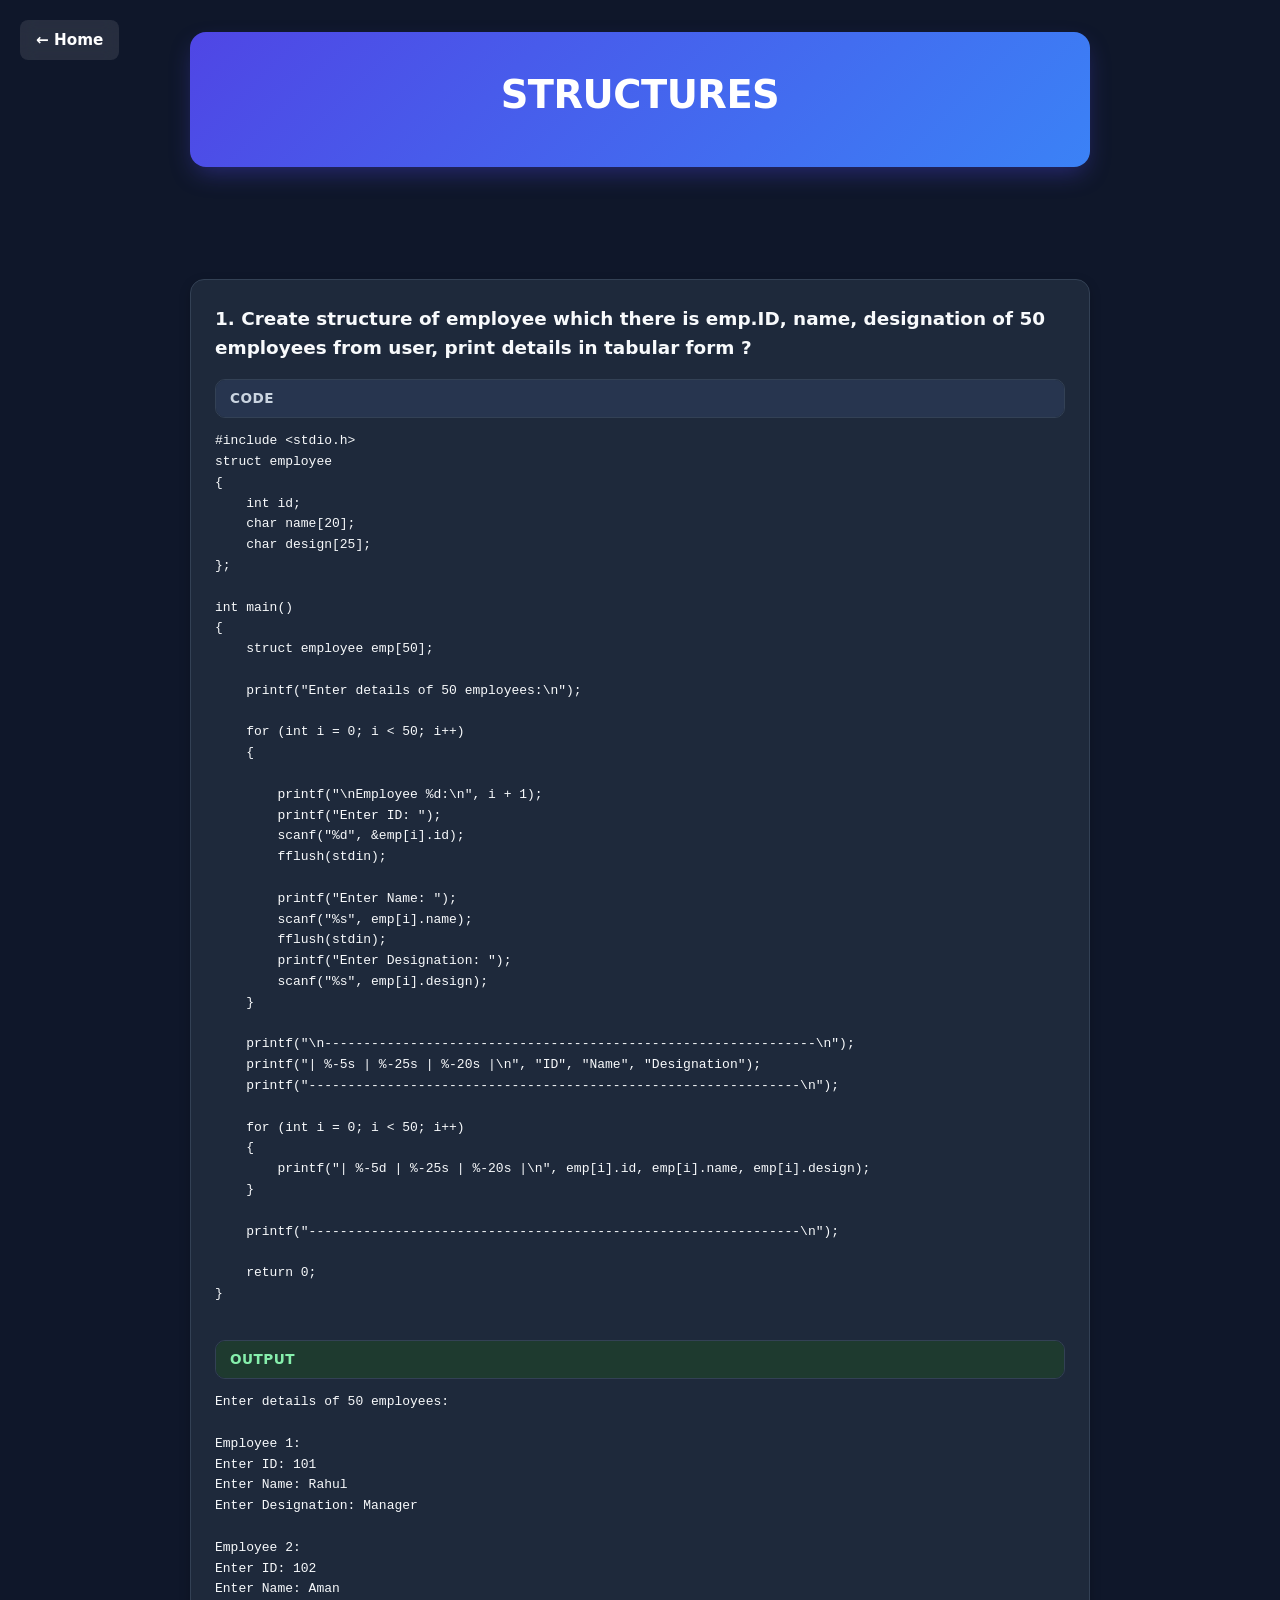
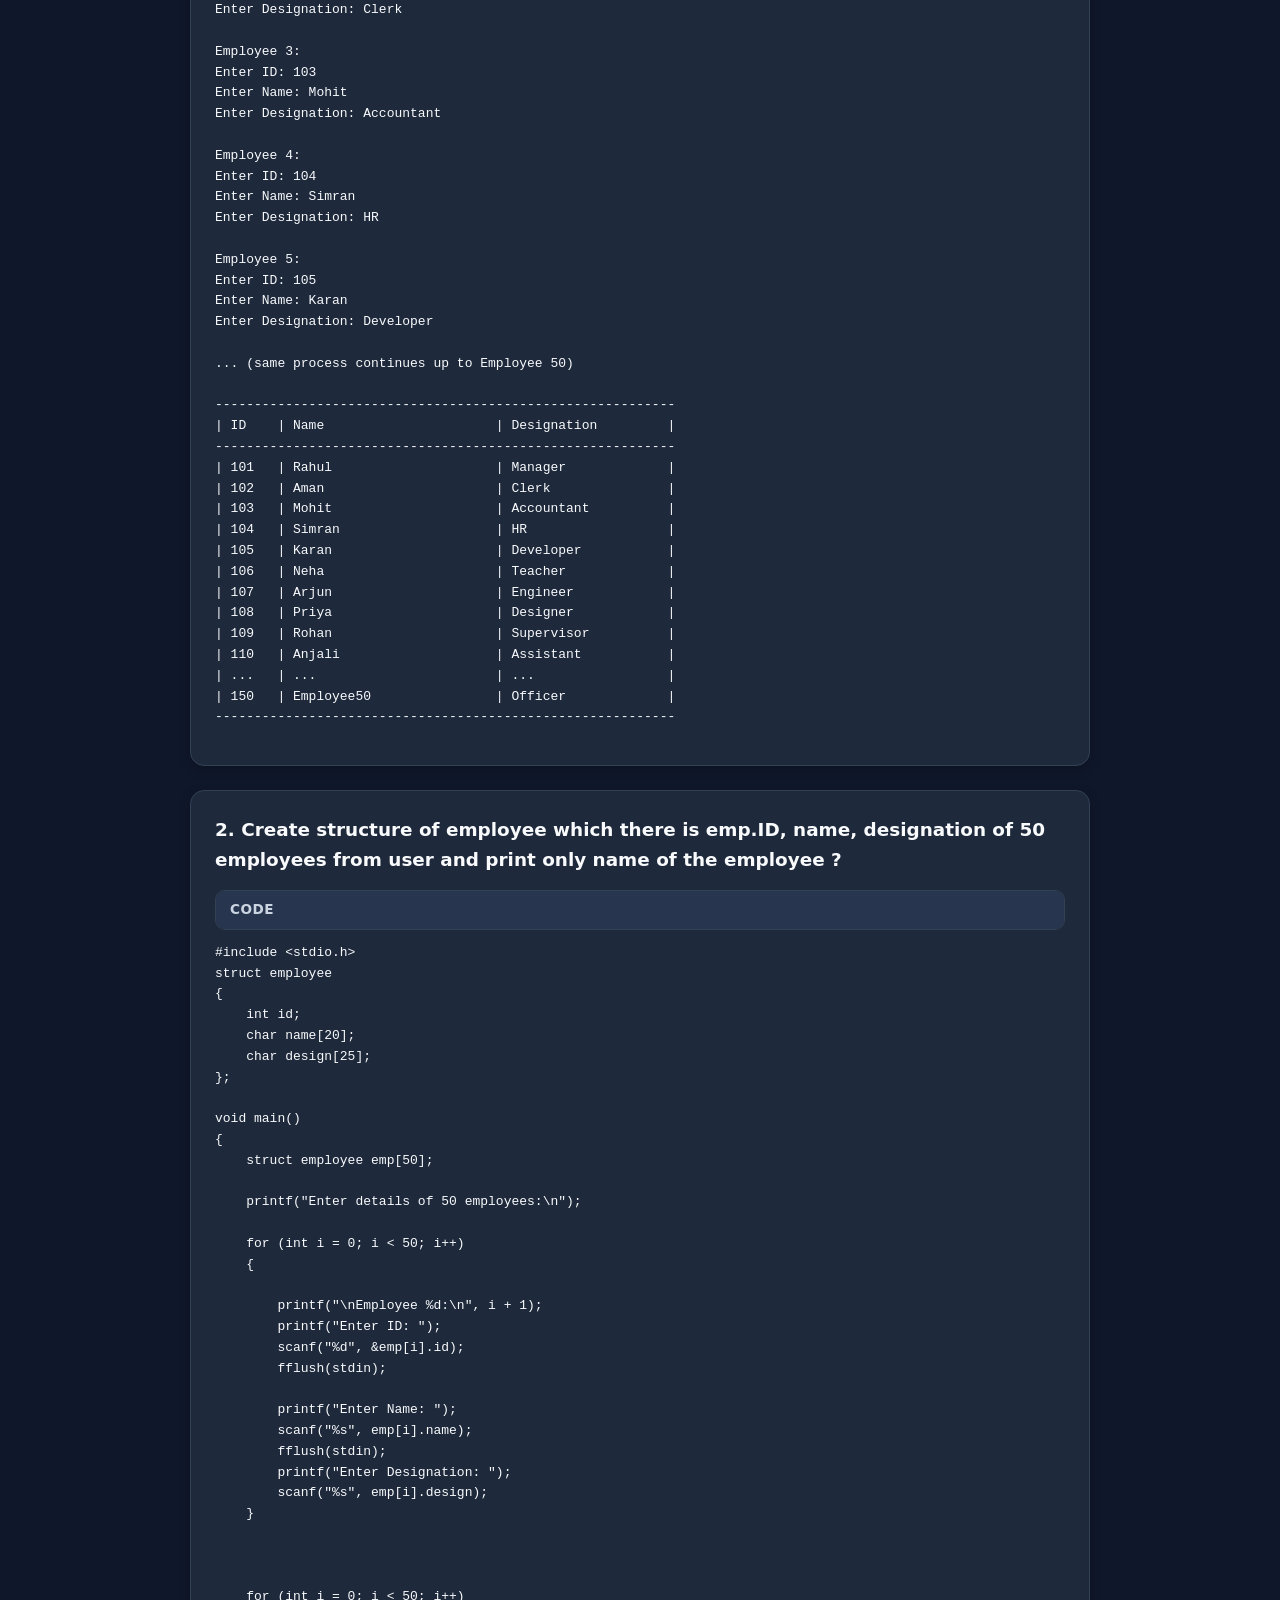
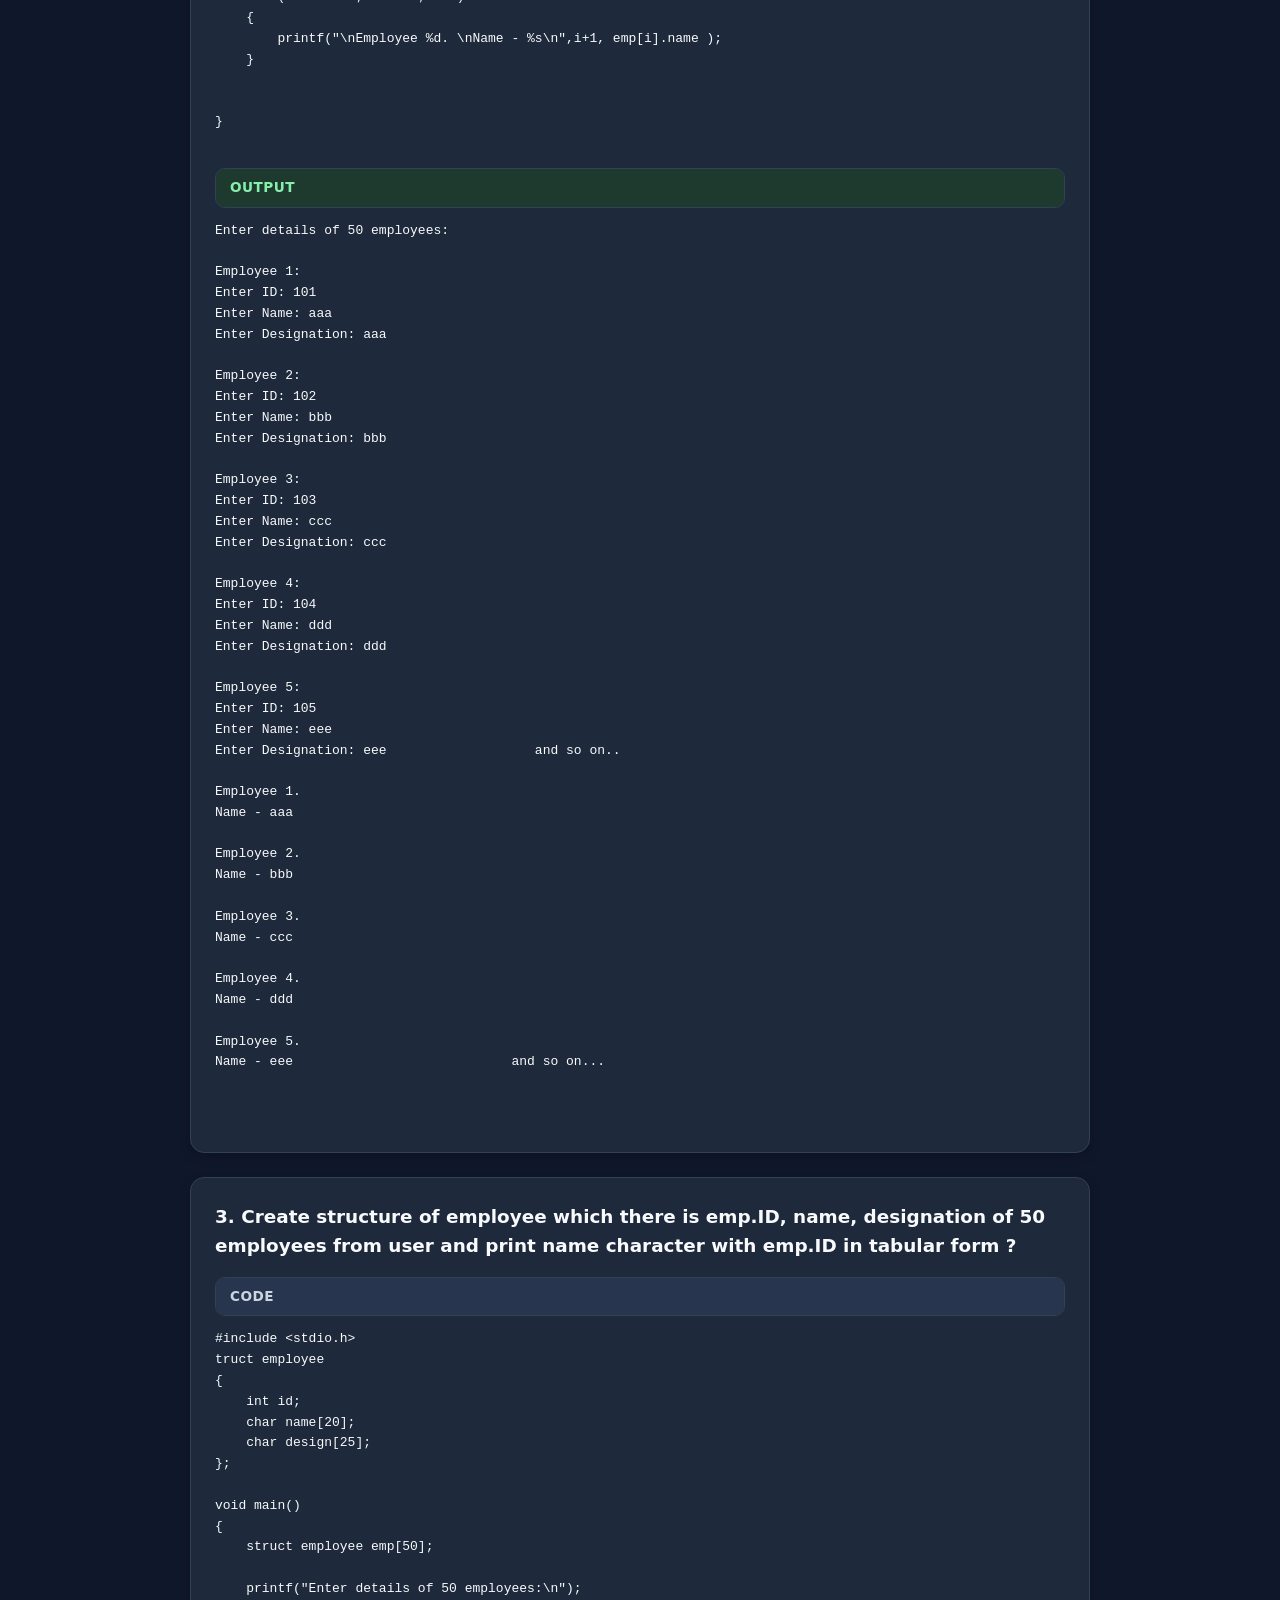
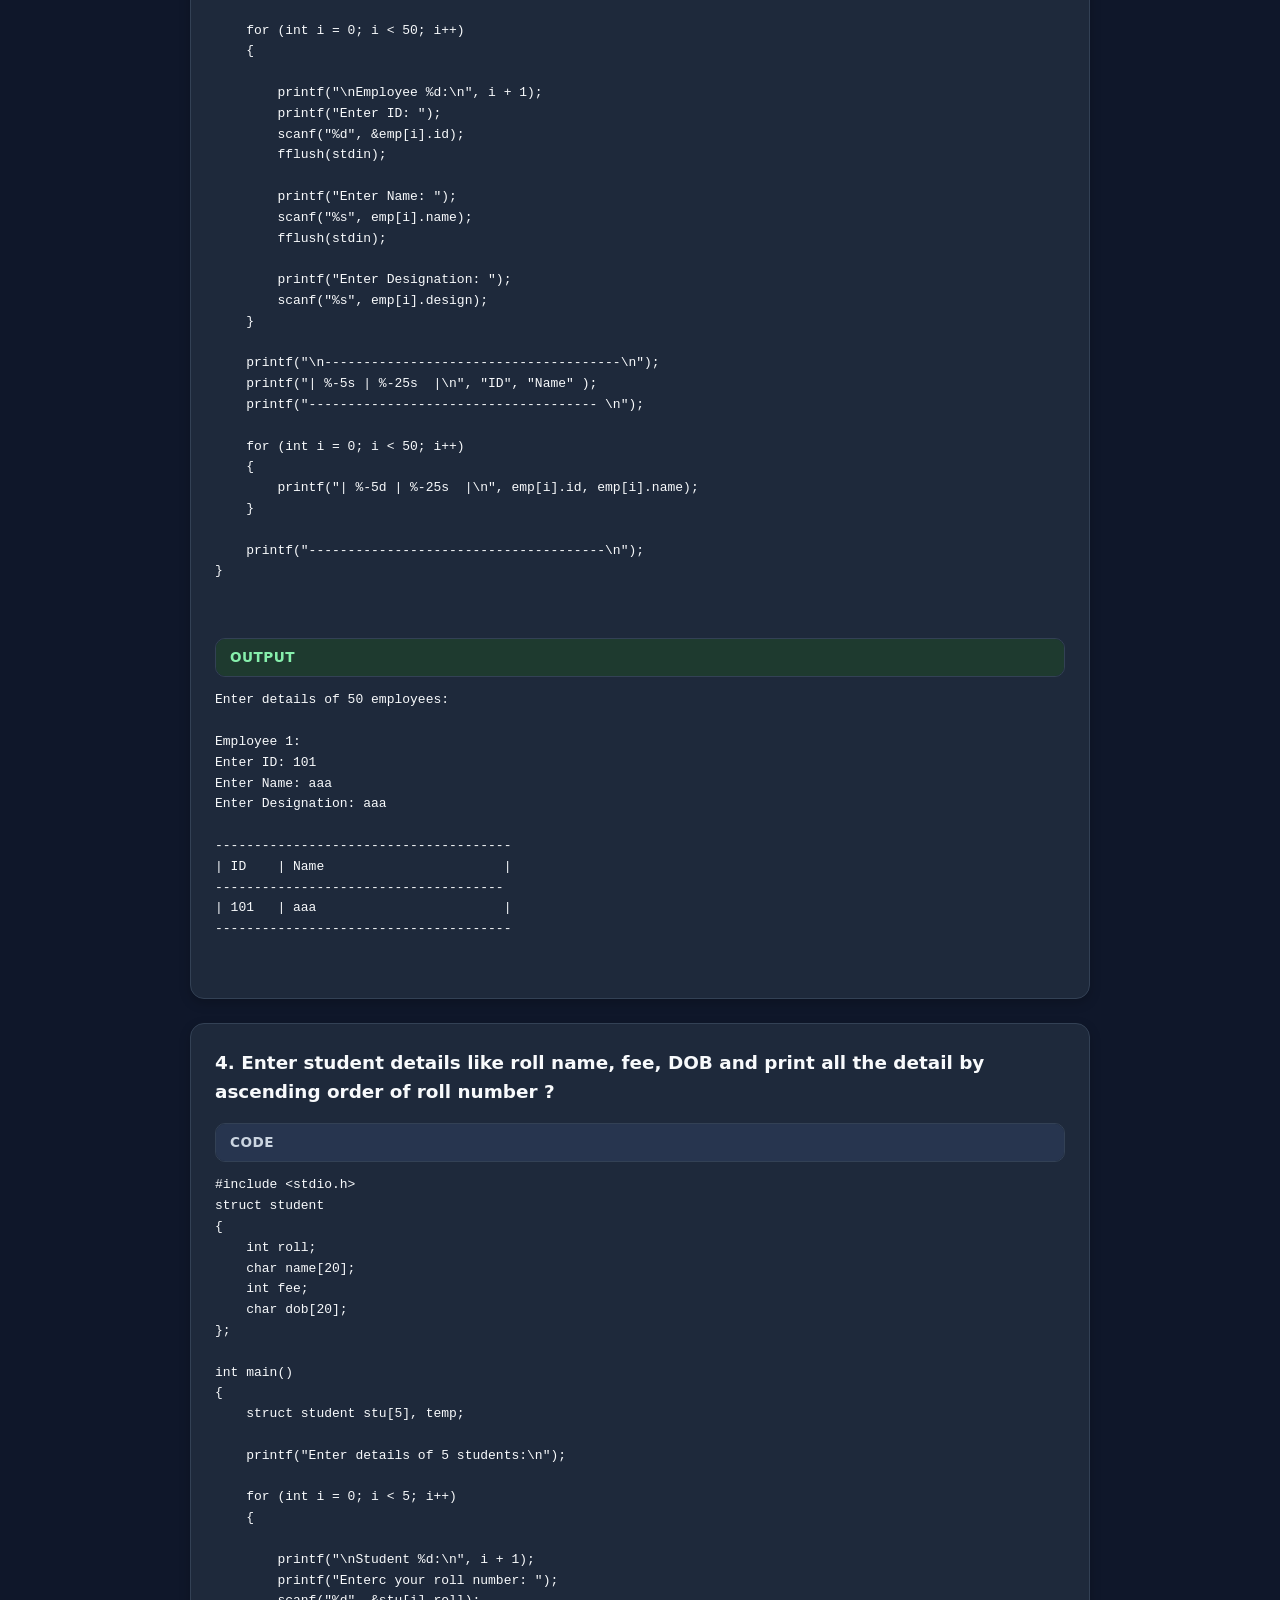
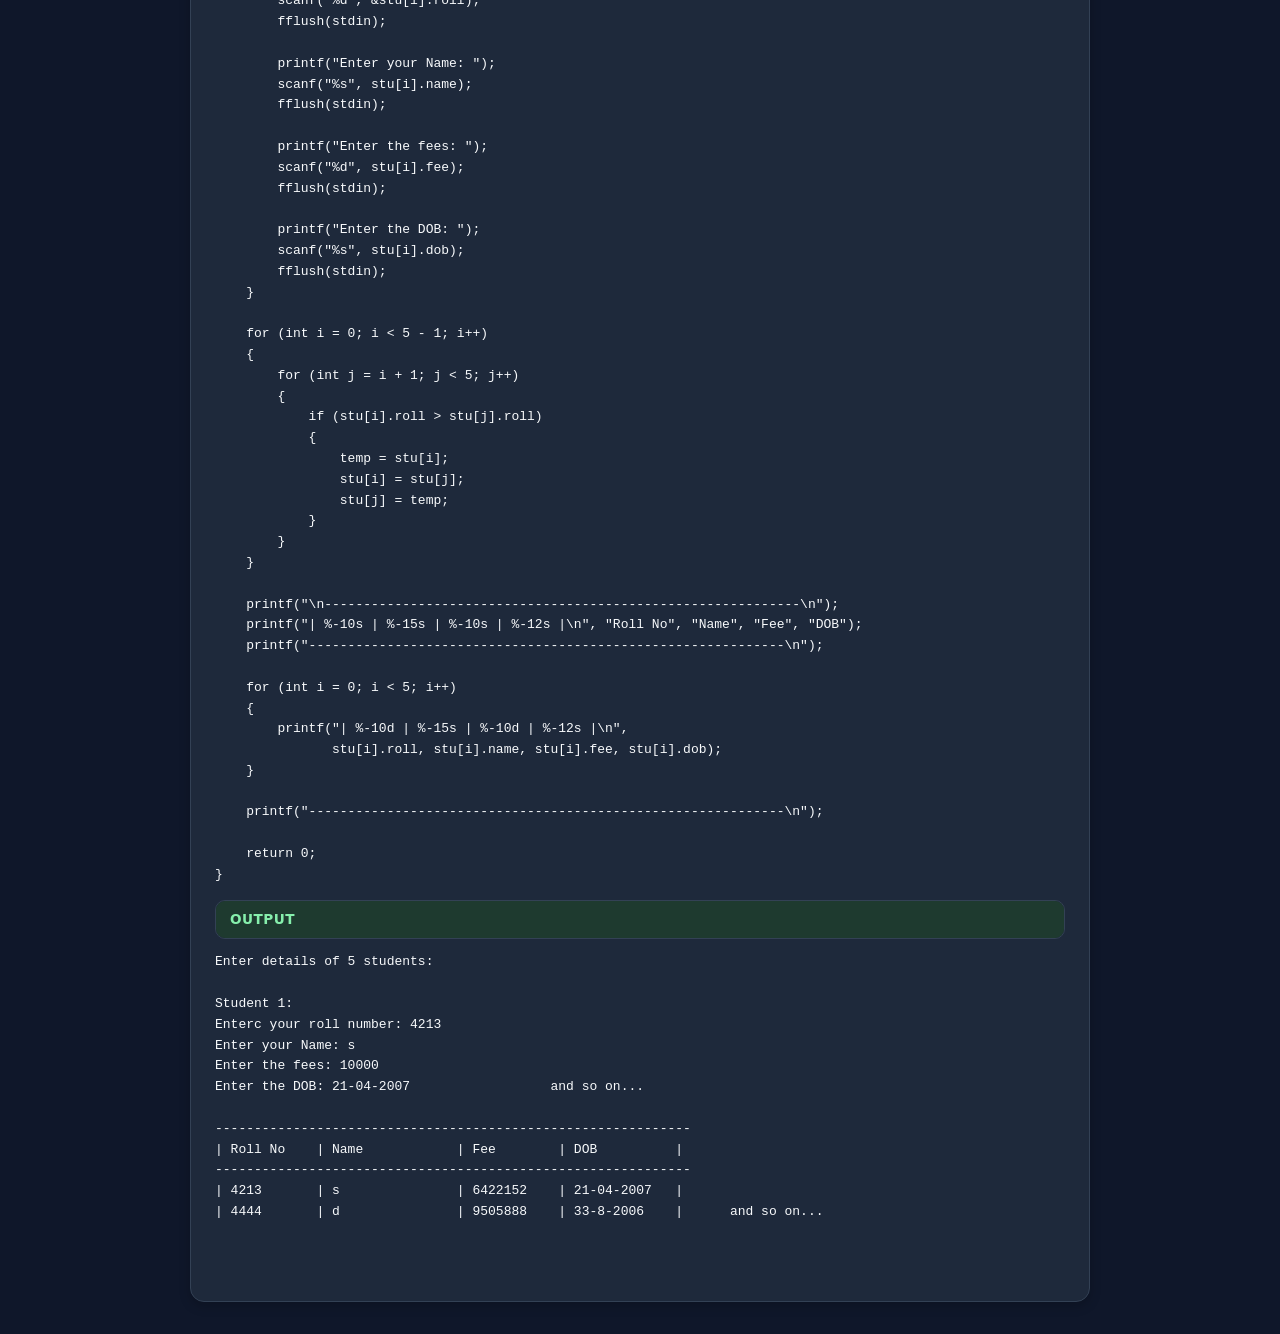
<file: structures.html>
<html>
 <head>
  <title>
   C CODE HUB
  </title>
  <link href="style.css" rel="stylesheet"/>
 </head>
 <body class="topic-page">
  <header class="site-header">
   <a class="home-link" href="index.html">
    ← Home
   </a>
   <h1 class="page-title">
    STRUCTURES
   </h1>
  </header>
  <main class="content">
   <br/>
   <br/>
   <section class="question-card">
    <div class="question-title">
     <h2 class="question-heading">
      1. Create structure of employee which there is emp.ID, name, designation of 50 employees from user, print details in tabular form ?
     </h2>
    </div>
    <div class="code-panel">
     <div class="panel-label">
      Code
     </div>
    </div>
    <pre>
#include &lt;stdio.h&gt;
struct employee
{
    int id;
    char name[20];
    char design[25];
};

int main()
{
    struct employee emp[50];

    printf("Enter details of 50 employees:\n");

    for (int i = 0; i &lt; 50; i++)
    {

        printf("\nEmployee %d:\n", i + 1);
        printf("Enter ID: ");
        scanf("%d", &amp;emp[i].id);
        fflush(stdin);

        printf("Enter Name: ");
        scanf("%s", emp[i].name);
        fflush(stdin);
        printf("Enter Designation: ");
        scanf("%s", emp[i].design);
    }

    printf("\n---------------------------------------------------------------\n");
    printf("| %-5s | %-25s | %-20s |\n", "ID", "Name", "Designation");
    printf("---------------------------------------------------------------\n");

    for (int i = 0; i &lt; 50; i++)
    {
        printf("| %-5d | %-25s | %-20s |\n", emp[i].id, emp[i].name, emp[i].design);
    }

    printf("---------------------------------------------------------------\n");

    return 0;
}
    </pre>
    <div class="output-panel">
     <div class="panel-label">
      Output
     </div>
    </div>
    <pre>
Enter details of 50 employees:

Employee 1:
Enter ID: 101
Enter Name: Rahul
Enter Designation: Manager

Employee 2:
Enter ID: 102
Enter Name: Aman
Enter Designation: Clerk

Employee 3:
Enter ID: 103
Enter Name: Mohit
Enter Designation: Accountant

Employee 4:
Enter ID: 104
Enter Name: Simran
Enter Designation: HR

Employee 5:
Enter ID: 105
Enter Name: Karan
Enter Designation: Developer

... (same process continues up to Employee 50)

-----------------------------------------------------------
| ID    | Name                      | Designation         |
-----------------------------------------------------------
| 101   | Rahul                     | Manager             |
| 102   | Aman                      | Clerk               |
| 103   | Mohit                     | Accountant          |
| 104   | Simran                    | HR                  |
| 105   | Karan                     | Developer           |
| 106   | Neha                      | Teacher             |
| 107   | Arjun                     | Engineer            |
| 108   | Priya                     | Designer            |
| 109   | Rohan                     | Supervisor          |
| 110   | Anjali                    | Assistant           |
| ...   | ...                       | ...                 |
| 150   | Employee50                | Officer             |
-----------------------------------------------------------   </pre>
   </section>
   <section class="question-card">
    <div class="question-title">
     <h2 class="question-heading">
      2. Create structure of employee which there is emp.ID, name, designation of 50 employees from user and print only name of the employee ?
     </h2>
    </div>
    <div class="code-panel">
     <div class="panel-label">
      Code
     </div>
    </div>
    <pre>
#include &lt;stdio.h&gt;
struct employee
{
    int id;
    char name[20];
    char design[25];
};

void main()
{
    struct employee emp[50];

    printf("Enter details of 50 employees:\n");

    for (int i = 0; i &lt; 50; i++)
    {

        printf("\nEmployee %d:\n", i + 1);
        printf("Enter ID: ");
        scanf("%d", &amp;emp[i].id);
        fflush(stdin);

        printf("Enter Name: ");
        scanf("%s", emp[i].name);
        fflush(stdin);
        printf("Enter Designation: ");
        scanf("%s", emp[i].design);
    }


    
    for (int i = 0; i &lt; 50; i++)
    {
        printf("\nEmployee %d. \nName - %s\n",i+1, emp[i].name );
    }


}
    </pre>
    <div class="output-panel">
     <div class="panel-label">
      Output
     </div>
    </div>
    <pre>
Enter details of 50 employees:

Employee 1:
Enter ID: 101
Enter Name: aaa
Enter Designation: aaa

Employee 2:
Enter ID: 102
Enter Name: bbb
Enter Designation: bbb

Employee 3:
Enter ID: 103
Enter Name: ccc
Enter Designation: ccc

Employee 4:
Enter ID: 104
Enter Name: ddd
Enter Designation: ddd

Employee 5:
Enter ID: 105
Enter Name: eee
Enter Designation: eee                   and so on..

Employee 1.
Name - aaa

Employee 2.
Name - bbb

Employee 3.
Name - ccc

Employee 4.
Name - ddd

Employee 5.
Name - eee                            and so on...

    </pre>
   </section>
   <section class="question-card">
    <div class="question-title">
     <h2 class="question-heading">
      3. Create structure of employee which there is emp.ID, name, designation of 50 employees from user and print name character with emp.ID in 
  tabular form ?
     </h2>
    </div>
    <div class="code-panel">
     <div class="panel-label">
      Code
     </div>
    </div>
    <pre>
#include &lt;stdio.h&gt;
truct employee
{
    int id;
    char name[20];
    char design[25];
};

void main()
{
    struct employee emp[50];

    printf("Enter details of 50 employees:\n");

    for (int i = 0; i &lt; 50; i++)
    {

        printf("\nEmployee %d:\n", i + 1);
        printf("Enter ID: ");
        scanf("%d", &amp;emp[i].id);
        fflush(stdin);

        printf("Enter Name: ");
        scanf("%s", emp[i].name);
        fflush(stdin);

        printf("Enter Designation: ");
        scanf("%s", emp[i].design);
    }

    printf("\n--------------------------------------\n");
    printf("| %-5s | %-25s  |\n", "ID", "Name" );
    printf("------------------------------------- \n");

    for (int i = 0; i &lt; 50; i++)
    {
        printf("| %-5d | %-25s  |\n", emp[i].id, emp[i].name);
    }

    printf("--------------------------------------\n");
}

    </pre>
    <div class="output-panel">
     <div class="panel-label">
      Output
     </div>
    </div>
    <pre>
Enter details of 50 employees:

Employee 1:
Enter ID: 101
Enter Name: aaa
Enter Designation: aaa

--------------------------------------
| ID    | Name                       |
-------------------------------------
| 101   | aaa                        |
--------------------------------------
    </pre>
   </section>
   <section class="question-card">
    <div class="question-title">
     <h2 class="question-heading">
      4. Enter student details like roll name, fee, DOB and print all the detail by ascending order of roll number ?
     </h2>
    </div>
    <div class="code-panel">
     <div class="panel-label">
      Code
     </div>
    </div>
    <pre>
#include &lt;stdio.h&gt;
struct student
{
    int roll;
    char name[20];
    int fee;
    char dob[20];
};

int main()
{
    struct student stu[5], temp;

    printf("Enter details of 5 students:\n");

    for (int i = 0; i &lt; 5; i++)
    {

        printf("\nStudent %d:\n", i + 1);
        printf("Enterc your roll number: ");
        scanf("%d", &amp;stu[i].roll);
        fflush(stdin);

        printf("Enter your Name: ");
        scanf("%s", stu[i].name);
        fflush(stdin);

        printf("Enter the fees: ");
        scanf("%d", stu[i].fee);
        fflush(stdin);

        printf("Enter the DOB: ");
        scanf("%s", stu[i].dob);
        fflush(stdin);
    }

    for (int i = 0; i &lt; 5 - 1; i++)
    {
        for (int j = i + 1; j &lt; 5; j++)
        {
            if (stu[i].roll &gt; stu[j].roll)
            {
                temp = stu[i];
                stu[i] = stu[j];
                stu[j] = temp;
            }
        }
    }

    printf("\n-------------------------------------------------------------\n");
    printf("| %-10s | %-15s | %-10s | %-12s |\n", "Roll No", "Name", "Fee", "DOB");
    printf("-------------------------------------------------------------\n");

    for (int i = 0; i &lt; 5; i++)
    {
        printf("| %-10d | %-15s | %-10d | %-12s |\n",
               stu[i].roll, stu[i].name, stu[i].fee, stu[i].dob);
    }

    printf("-------------------------------------------------------------\n");

    return 0;
}
</pre>
    <div class="output-panel">
     <div class="panel-label">
      Output
     </div>
    </div>
    <pre>
Enter details of 5 students:

Student 1:
Enterc your roll number: 4213
Enter your Name: s    
Enter the fees: 10000
Enter the DOB: 21-04-2007                  and so on... 

-------------------------------------------------------------
| Roll No    | Name            | Fee        | DOB          |
-------------------------------------------------------------
| 4213       | s               | 6422152    | 21-04-2007   |
| 4444       | d               | 9505888    | 33-8-2006    |      and so on...

    </pre>
   </section>
  </main>
 </body>
</html>
</file>
<file: style.css>
:root {
    --bg-color: #0f172a;
    --card-bg: #1e293b;
    --text-primary: #f8fafc;
    --text-secondary: #94a3b8;
    --accent-color: #6366f1;
    --accent-hover: #4f46e5;
    --border-color: #334155;
    --code-bg: #090d16;
    --output-bg: #0f172a;
}

* {
    box-sizing: border-box;
}

body {
    margin: 0;
    padding: 32px 16px;
    font-family: 'Inter', system-ui, -apple-system, sans-serif;
    background-color: var(--bg-color);
    color: var(--text-primary);
    line-height: 1.6;
}

.site-header {
    max-width: 900px;
    margin: 0 auto 36px auto;
    padding: 32px;
    background: linear-gradient(135deg, #4f46e5 0%, #3b82f6 100%);
    border-radius: 16px;
    box-shadow: 0 10px 25px -5px rgba(79, 70, 229, 0.4);
    text-align: center;
}

.site-header h1 {
    font-size: 2.4rem;
    font-weight: 800;
    color: #ffffff;
    margin: 0 0 10px 0;
    letter-spacing: -0.5px;
}

.site-header p {
    font-size: 1.05rem;
    font-weight: 400;
    color: #e2e8f0;
    margin: 0;
}

.home-link {
    display: inline-flex;
    align-items: center;
    gap: 6px;
    padding: 8px 16px;
    background: rgba(255, 255, 255, 0.1);
    color: #ffffff;
    font-size: 0.95rem;
    font-weight: 600;
    text-decoration: none;
    border-radius: 8px;
    position: fixed;
    top: 20px;
    left: 20px;
    z-index: 1000;
    backdrop-filter: blur(8px);
    transition: background 0.2s;
}

.home-link:hover {
    background: rgba(255, 255, 255, 0.2);
}

.content {
    max-width: 900px;
    margin: 0 auto;
    display: flex;
    flex-direction: column;
    gap: 24px;
}

.question-card {
    background: var(--card-bg);
    border: 1px solid var(--border-color);
    border-radius: 14px;
    padding: 24px;
    box-shadow: 0 4px 12px rgba(0, 0, 0, 0.2);
    transition: transform 0.2s, border-color 0.2s;
}

.question-card:hover {
    border-color: var(--accent-color);
}

.question-title {
    margin-bottom: 16px;
}

h2.question-heading {
    font-size: 1.15rem;
    color: var(--text-primary);
    margin: 0;
    font-weight: 600;
}

.code-panel,
.output-panel {
    margin-top: 14px;
    border: 1px solid var(--border-color);
    border-radius: 10px;
    overflow: hidden;
}

.panel-label {
    padding: 8px 14px;
    margin: 0;
    background: #27354f;
    color: #cbd5e1;
    font-weight: 700;
    font-size: 0.85rem;
    text-transform: uppercase;
    letter-spacing: 0.5px;
}

.output-panel .panel-label {
    background: #1e3a2f;
    color: #86efac;
}

.code-panel pre,
.output-panel pre {
    margin: 0;
    padding: 16px;
    overflow-x: auto;
    white-space: pre-wrap;
    overflow-wrap: anywhere;
    font-family: 'Fira Code', Consolas, monospace;
    font-size: 0.9rem;
    background: var(--code-bg);
    color: #e2e8f0;
}

.output-panel pre {
    background: var(--output-bg);
    color: #f1f5f9;
}

body.home {
    background-color: var(--bg-color);
}

.home .site-header {
    background: linear-gradient(135deg, #1e293b 0%, #0f172a 100%);
    border: 1px solid var(--border-color);
}

.topic-grid {
    max-width: 900px;
    margin: 0 auto;
    display: grid;
    grid-template-columns: repeat(auto-fit, minmax(260px, 1fr));
    gap: 16px;
}

.topic-card {
    display: block;
    padding: 20px;
    background: var(--card-bg);
    border: 1px solid var(--border-color);
    border-radius: 12px;
    color: var(--text-primary);
    text-decoration: none;
    font-weight: 600;
    transition: all 0.2s ease;
    box-shadow: 0 4px 6px rgba(0,0,0,0.1);
}

.topic-card:hover {
    background: #25334a;
    border-color: var(--accent-color);
    transform: translateY(-2px);
}

.topic-card span {
    display: block;
    font-size: 0.85rem;
    font-weight: 400;
    color: var(--text-secondary);
    margin-top: 6px;
}

.footer {
    max-width: 900px;
    margin: 40px auto 0;
    text-align: center;
    color: var(--text-secondary);
    font-size: 0.95rem;
}

@media(max-width: 600px) {
    body {
        padding: 16px 8px;
    }
    .home-link {
        position: static;
        margin-bottom: 16px;
    }
}
</file>
